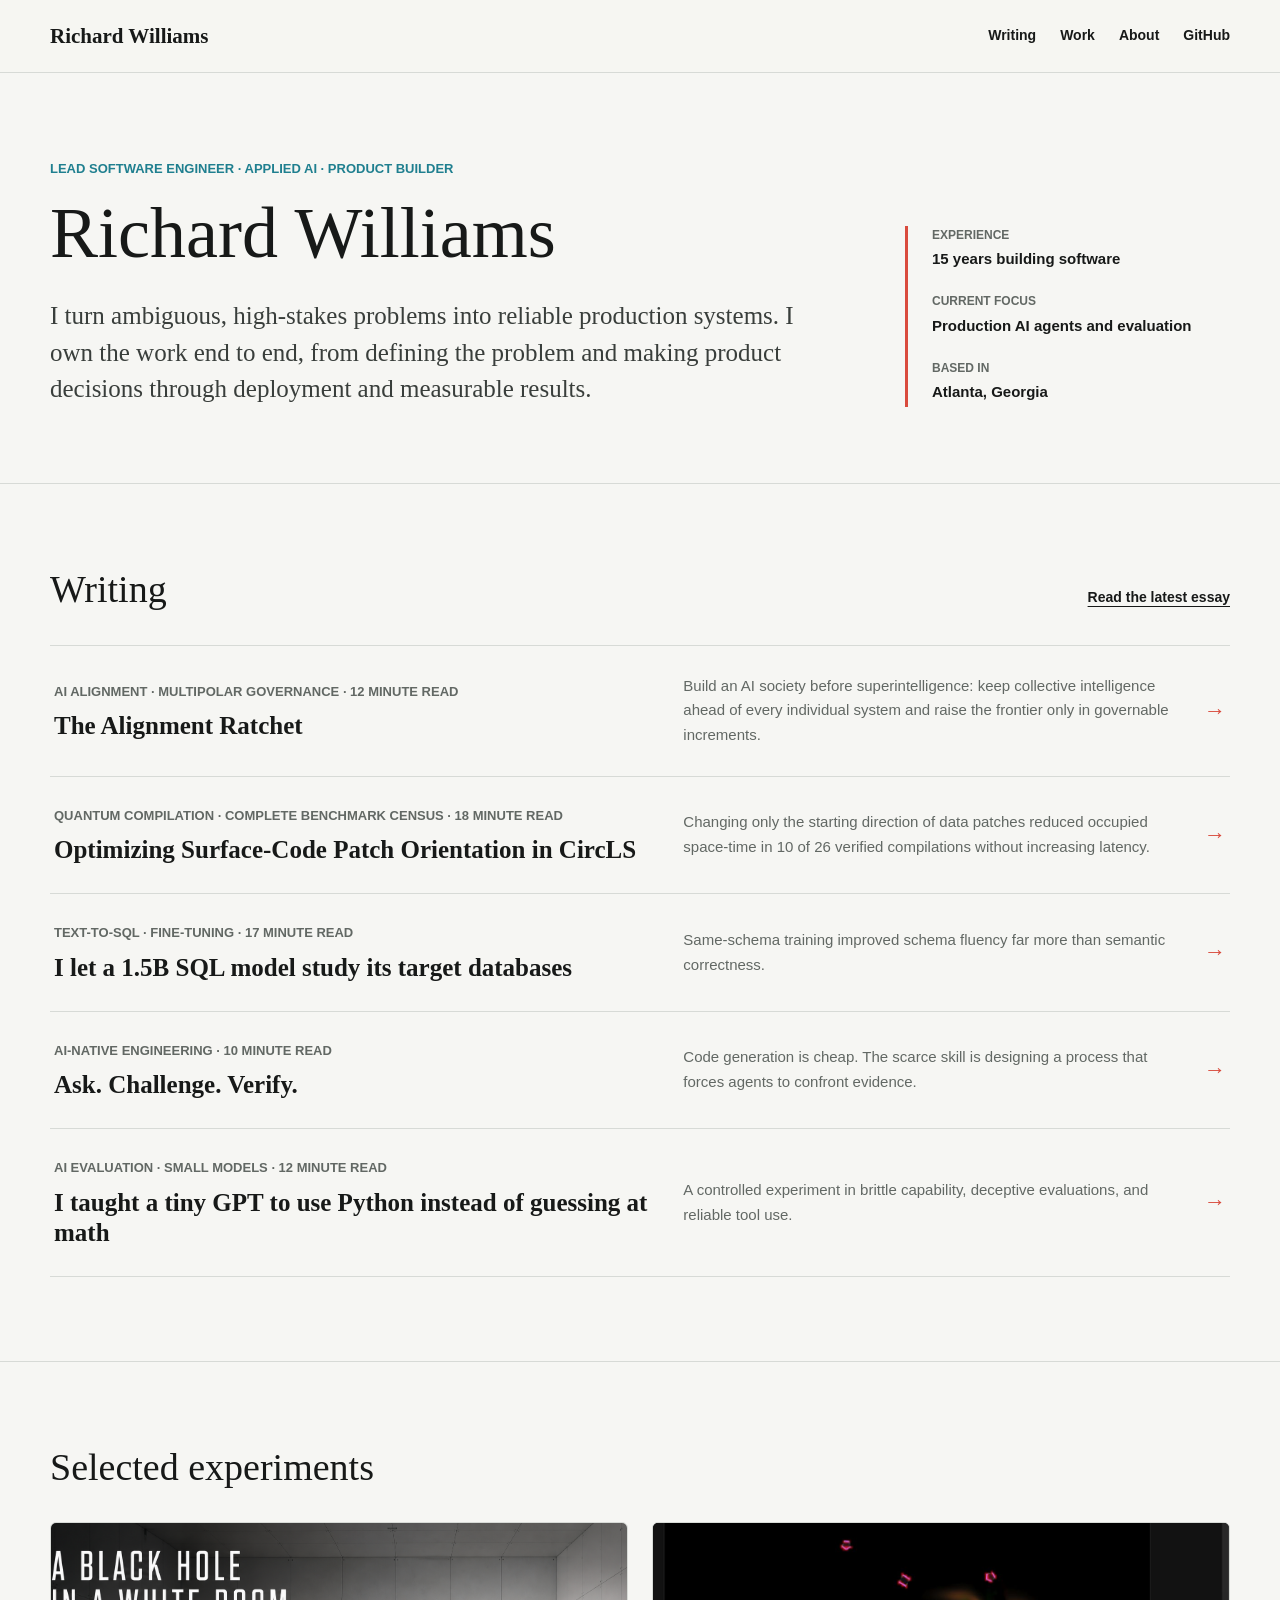
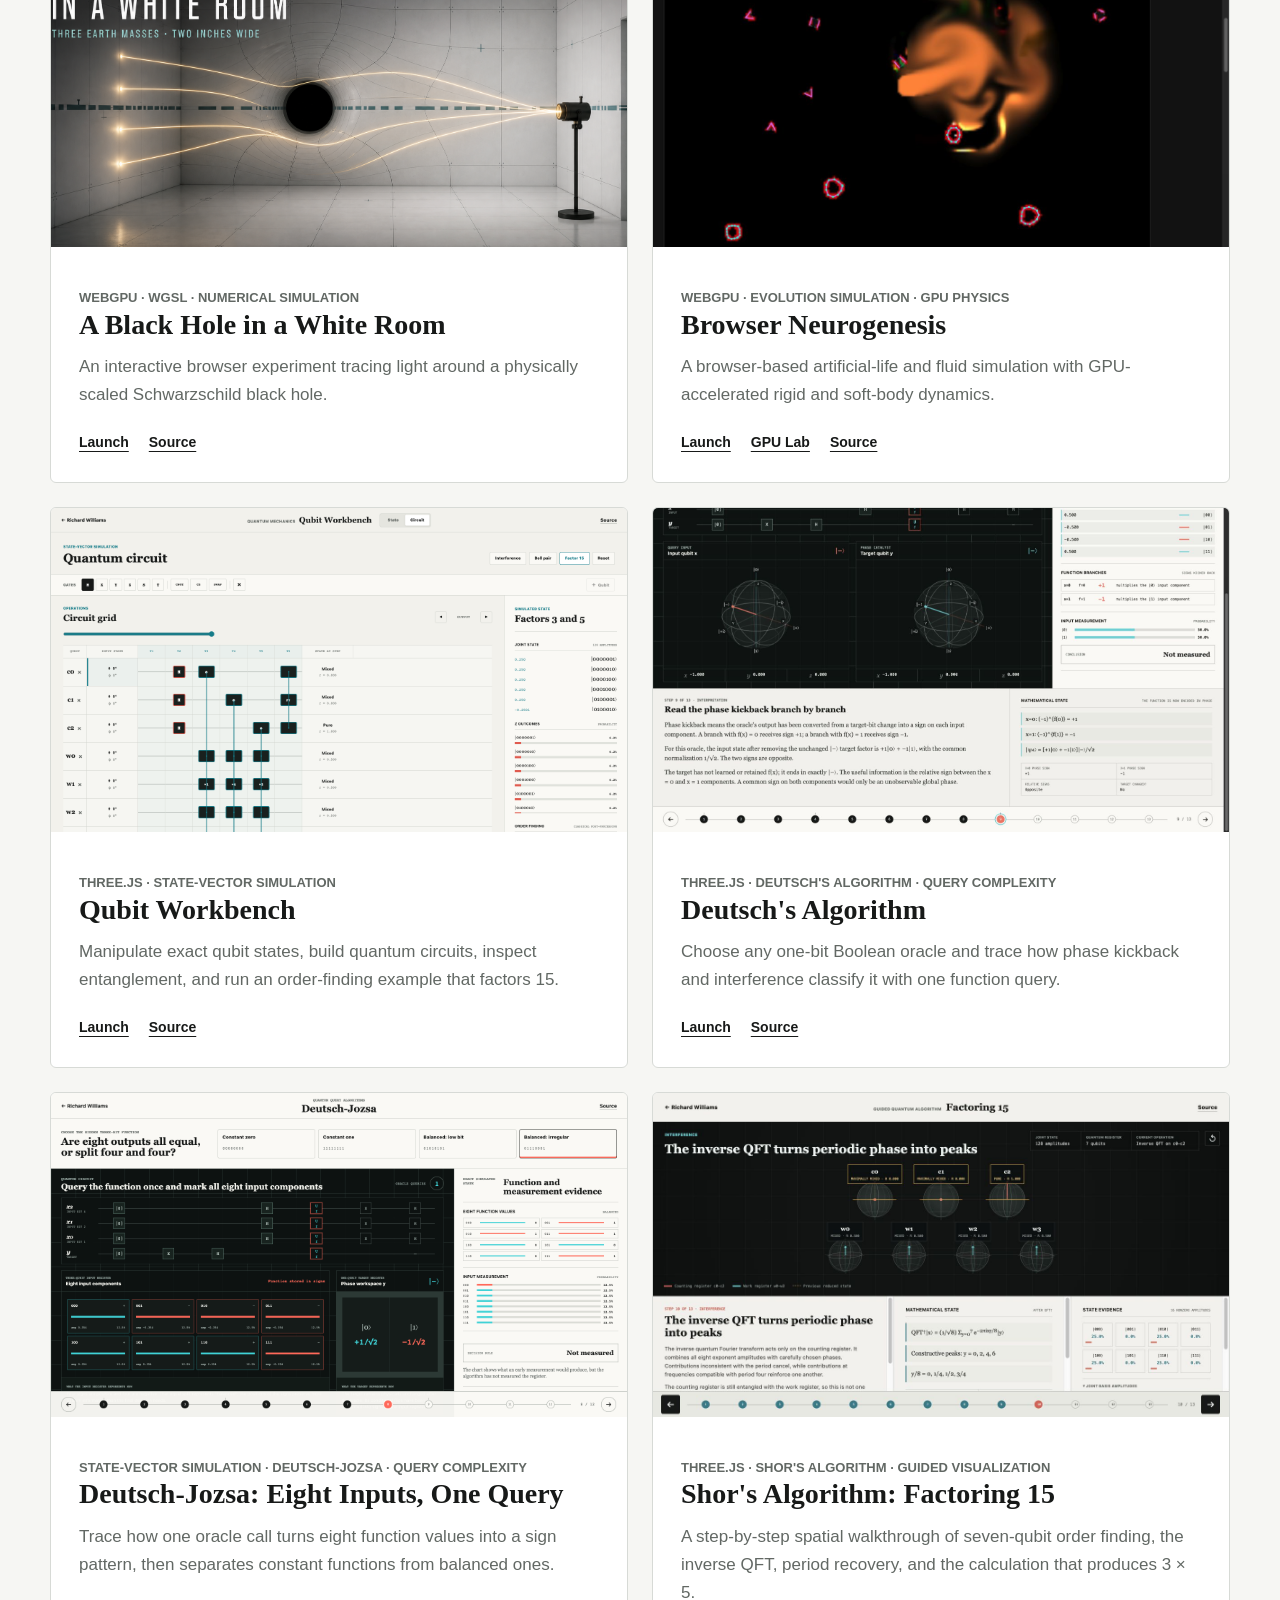
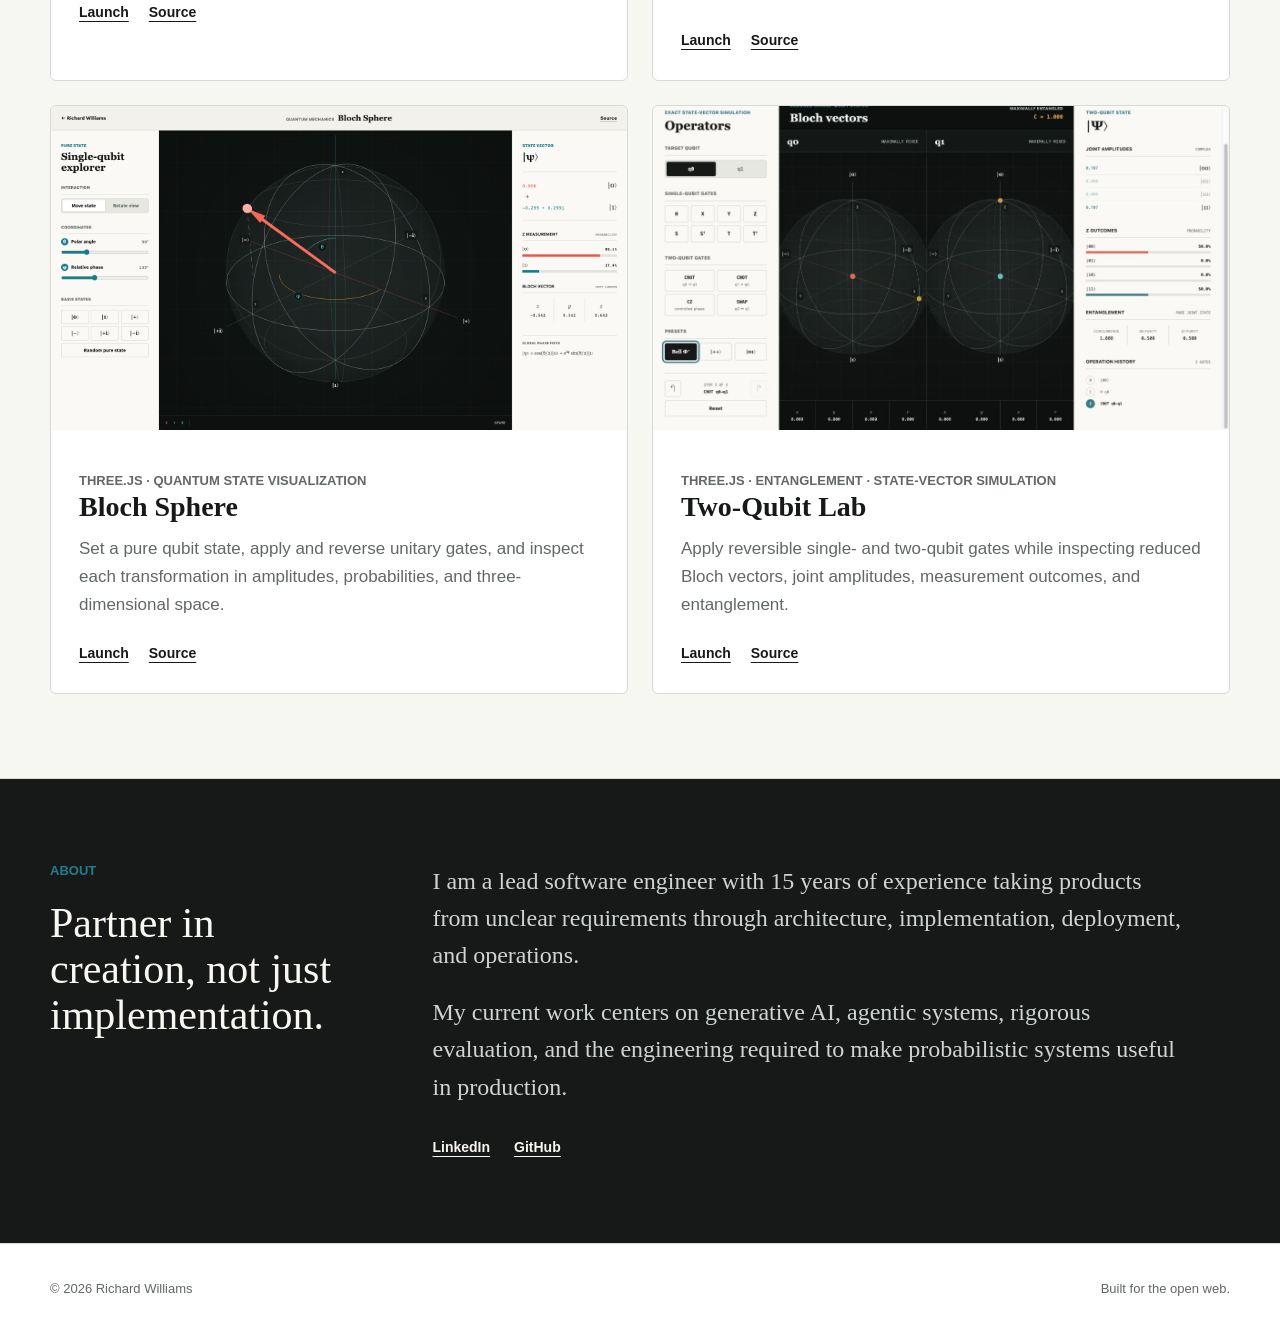
<file: index.html>
<!DOCTYPE html>
<html lang="en">
<head>
  <meta charset="utf-8">
  <meta name="viewport" content="width=device-width, initial-scale=1">
  <title>Richard Williams | Software Engineer and Applied AI Builder</title>
  <meta name="description" content="Richard Williams is a lead software engineer building production AI systems, technical experiments, and reliable software products.">
  <meta name="author" content="Richard Williams">
  <meta property="og:type" content="website">
  <meta property="og:title" content="Richard Williams | Software Engineer and Applied AI Builder">
  <meta property="og:description" content="Production AI systems, technical experiments, and reliable software products.">
  <meta property="og:url" content="https://rwill128.github.io/">
  <meta name="twitter:card" content="summary">
  <meta name="theme-color" content="#f6f6f3">
  <link rel="canonical" href="https://rwill128.github.io/">
  <link rel="icon" href="data:,">
  <link rel="stylesheet" href="/assets/site.css?v=20260824-1">
</head>
<body>
  <a class="skip-link" href="#main">Skip to content</a>

  <header class="site-header">
    <div class="nav-shell">
      <a class="brand" href="/">Richard Williams</a>
      <nav class="site-nav" aria-label="Primary navigation">
        <a href="#writing">Writing</a>
        <a href="#work">Work</a>
        <a class="optional-nav" href="#about">About</a>
        <a href="https://github.com/rwill128" rel="me">GitHub</a>
      </nav>
    </div>
  </header>

  <main id="main">
    <section class="home-hero">
      <div class="shell home-hero-grid">
        <div>
          <p class="eyebrow">Lead software engineer &middot; Applied AI &middot; Product builder</p>
          <h1>Richard Williams</h1>
          <p class="lede">I turn ambiguous, high-stakes problems into reliable production systems. I own the work end to end, from defining the problem and making product decisions through deployment and measurable results.</p>
        </div>
        <dl class="hero-details">
          <dt>Experience</dt>
          <dd>15 years building software</dd>
          <dt>Current focus</dt>
          <dd>Production AI agents and evaluation</dd>
          <dt>Based in</dt>
          <dd>Atlanta, Georgia</dd>
        </dl>
      </div>
    </section>

    <section class="section" id="writing">
      <div class="shell">
        <div class="section-heading">
          <h2>Writing</h2>
          <a href="/writing/alignment-ratchet/">Read the latest essay</a>
        </div>

        <div class="writing-list">
          <a class="writing-row" href="/writing/alignment-ratchet/">
            <div>
              <p class="story-meta">AI alignment &middot; Multipolar governance &middot; 12 minute read</p>
              <h3>The Alignment Ratchet</h3>
            </div>
            <p>Build an AI society before superintelligence: keep collective intelligence ahead of every individual system and raise the frontier only in governable increments.</p>
            <span aria-hidden="true">&rarr;</span>
          </a>
          <a class="writing-row" href="/writing/circls-orientation-clean-room/">
            <div>
              <p class="story-meta">Quantum compilation &middot; Complete benchmark census &middot; 18 minute read</p>
              <h3>Optimizing Surface-Code Patch Orientation in CircLS</h3>
            </div>
            <p>Changing only the starting direction of data patches reduced occupied space-time in 10 of 26 verified compilations without increasing latency.</p>
            <span aria-hidden="true">&rarr;</span>
          </a>
          <a class="writing-row" href="/writing/text-to-sql-specialist/">
            <div>
              <p class="story-meta">Text-to-SQL &middot; Fine-tuning &middot; 17 minute read</p>
              <h3>I let a 1.5B SQL model study its target databases</h3>
            </div>
            <p>Same-schema training improved schema fluency far more than semantic correctness.</p>
            <span aria-hidden="true">&rarr;</span>
          </a>
          <a class="writing-row" href="/writing/ask-challenge-verify/">
            <div>
              <p class="story-meta">AI-native engineering &middot; 10 minute read</p>
              <h3>Ask. Challenge. Verify.</h3>
            </div>
            <p>Code generation is cheap. The scarce skill is designing a process that forces agents to confront evidence.</p>
            <span aria-hidden="true">&rarr;</span>
          </a>
          <a class="writing-row" href="/writing/nanogpt-arithmetic/">
            <div>
              <p class="story-meta">AI evaluation &middot; Small models &middot; 12 minute read</p>
              <h3>I taught a tiny GPT to use Python instead of guessing at math</h3>
            </div>
            <p>A controlled experiment in brittle capability, deceptive evaluations, and reliable tool use.</p>
            <span aria-hidden="true">&rarr;</span>
          </a>
        </div>
      </div>
    </section>

    <section class="section" id="work">
      <div class="shell">
        <div class="section-heading">
          <h2>Selected experiments</h2>
        </div>

        <div class="project-grid">
          <article class="project-card">
            <a class="project-card-media" href="https://rwill128.github.io/black-hole-room/" aria-label="Open A Black Hole in a White Room">
              <img src="/assets/images/projects/black-hole-room.png" alt="Light rays bending around a small black hole inside a white room" width="2400" height="1260" loading="lazy">
            </a>
            <div class="project-card-copy">
              <p class="story-meta">WebGPU &middot; WGSL &middot; Numerical simulation</p>
              <h3>A Black Hole in a White Room</h3>
              <p>An interactive browser experiment tracing light around a physically scaled Schwarzschild black hole.</p>
              <div class="project-links">
                <a href="https://rwill128.github.io/black-hole-room/">Launch</a>
                <a href="https://github.com/rwill128/black-hole-room">Source</a>
              </div>
            </div>
          </article>

          <article class="project-card">
            <a class="project-card-media" href="https://rwill128.github.io/browser_neurogenesis/full-sim/?mode=default" aria-label="Open the full Browser Neurogenesis simulation">
              <img class="neurogenesis-preview" src="/assets/images/projects/browser-neurogenesis.png" alt="A live WebGPU simulation containing fluid dye and soft-bodied organisms" width="1265" height="712" loading="lazy">
            </a>
            <div class="project-card-copy">
              <p class="story-meta">WebGPU &middot; Evolution simulation &middot; GPU physics</p>
              <h3>Browser Neurogenesis</h3>
              <p>A browser-based artificial-life and fluid simulation with GPU-accelerated rigid and soft-body dynamics.</p>
              <div class="project-links">
                <a href="https://rwill128.github.io/browser_neurogenesis/full-sim/?mode=default">Launch</a>
                <a href="https://rwill128.github.io/browser_neurogenesis/gpu-lab.html">GPU Lab</a>
                <a href="https://github.com/rwill128/browser_neurogenesis">Source</a>
              </div>
            </div>
          </article>

          <article class="project-card">
            <a class="project-card-media" href="/demos/qubit-workbench/" aria-label="Open the interactive Qubit Workbench">
              <img src="/assets/images/projects/qubit-workbench.png" alt="Quantum circuit grid displaying factor-15 order finding and its simulated output" width="1600" height="900" loading="lazy">
            </a>
            <div class="project-card-copy">
              <p class="story-meta">Three.js &middot; State-vector simulation</p>
              <h3>Qubit Workbench</h3>
              <p>Manipulate exact qubit states, build quantum circuits, inspect entanglement, and run an order-finding example that factors 15.</p>
              <div class="project-links">
                <a href="/demos/qubit-workbench/">Launch</a>
                <a href="https://github.com/rwill128/rwill128.github.io/tree/master/demos/qubit-workbench">Source</a>
              </div>
            </div>
          </article>

          <article class="project-card">
            <a class="project-card-media" href="/demos/deutsch-algorithm/" aria-label="Open the guided Deutsch's algorithm walkthrough">
              <img src="/assets/images/projects/deutsch-algorithm.png" alt="Two Bloch spheres and branch phases during Deutsch's one-query algorithm" width="1585" height="892" loading="lazy">
            </a>
            <div class="project-card-copy">
              <p class="story-meta">Three.js &middot; Deutsch's algorithm &middot; Query complexity</p>
              <h3>Deutsch's Algorithm</h3>
              <p>Choose any one-bit Boolean oracle and trace how phase kickback and interference classify it with one function query.</p>
              <div class="project-links">
                <a href="/demos/deutsch-algorithm/">Launch</a>
                <a href="https://github.com/rwill128/rwill128.github.io/tree/master/demos/deutsch-algorithm">Source</a>
              </div>
            </div>
          </article>

          <article class="project-card">
            <a class="project-card-media" href="/demos/deutsch-jozsa/" aria-label="Open the guided Deutsch-Jozsa algorithm walkthrough">
              <img src="/assets/images/projects/deutsch-jozsa.png" alt="Eight signed input components in a three-input Deutsch-Jozsa simulation" width="1600" height="900" loading="lazy">
            </a>
            <div class="project-card-copy">
              <p class="story-meta">State-vector simulation &middot; Deutsch-Jozsa &middot; Query complexity</p>
              <h3>Deutsch-Jozsa: Eight Inputs, One Query</h3>
              <p>Trace how one oracle call turns eight function values into a sign pattern, then separates constant functions from balanced ones.</p>
              <div class="project-links">
                <a href="/demos/deutsch-jozsa/">Launch</a>
                <a href="https://github.com/rwill128/rwill128.github.io/tree/master/demos/deutsch-jozsa">Source</a>
              </div>
            </div>
          </article>

          <article class="project-card">
            <a class="project-card-media" href="/demos/shor-15-tour/" aria-label="Open the guided Shor's algorithm tour">
              <img src="/assets/images/projects/shor-15-tour.png" alt="Seven spatial qubit visualizations during Shor's algorithm for factoring 15" width="1600" height="900" loading="lazy">
            </a>
            <div class="project-card-copy">
              <p class="story-meta">Three.js &middot; Shor's algorithm &middot; Guided visualization</p>
              <h3>Shor's Algorithm: Factoring 15</h3>
              <p>A step-by-step spatial walkthrough of seven-qubit order finding, the inverse QFT, period recovery, and the calculation that produces 3 &times; 5.</p>
              <div class="project-links">
                <a href="/demos/shor-15-tour/">Launch</a>
                <a href="https://github.com/rwill128/rwill128.github.io/tree/master/demos/shor-15-tour">Source</a>
              </div>
            </div>
          </article>

          <article class="project-card">
            <a class="project-card-media" href="/demos/bloch-sphere/" aria-label="Open the interactive Bloch Sphere">
              <img src="/assets/images/projects/bloch-sphere.png" alt="Interactive Bloch sphere with a qubit state arrow, angle controls, and probability readouts" width="1600" height="900" loading="lazy">
            </a>
            <div class="project-card-copy">
              <p class="story-meta">Three.js &middot; Quantum state visualization</p>
              <h3>Bloch Sphere</h3>
              <p>Set a pure qubit state, apply and reverse unitary gates, and inspect each transformation in amplitudes, probabilities, and three-dimensional space.</p>
              <div class="project-links">
                <a href="/demos/bloch-sphere/">Launch</a>
                <a href="https://github.com/rwill128/rwill128.github.io/tree/master/demos/bloch-sphere">Source</a>
              </div>
            </div>
          </article>

          <article class="project-card">
            <a class="project-card-media" href="/demos/two-qubit-lab/" aria-label="Open the interactive Two-Qubit Lab">
              <img src="/assets/images/projects/two-qubit-lab.png" alt="Two reduced Bloch spheres beside the joint amplitudes and correlated measurement outcomes of a Bell state" width="1265" height="712" loading="lazy">
            </a>
            <div class="project-card-copy">
              <p class="story-meta">Three.js &middot; Entanglement &middot; State-vector simulation</p>
              <h3>Two-Qubit Lab</h3>
              <p>Apply reversible single- and two-qubit gates while inspecting reduced Bloch vectors, joint amplitudes, measurement outcomes, and entanglement.</p>
              <div class="project-links">
                <a href="/demos/two-qubit-lab/">Launch</a>
                <a href="https://github.com/rwill128/rwill128.github.io/tree/master/demos/two-qubit-lab">Source</a>
              </div>
            </div>
          </article>
        </div>
      </div>
    </section>

    <section class="section about-band" id="about">
      <div class="shell about-grid">
        <div>
          <p class="eyebrow">About</p>
          <h2>Partner in creation, not just implementation.</h2>
        </div>
        <div class="about-copy">
          <p>I am a lead software engineer with 15 years of experience taking products from unclear requirements through architecture, implementation, deployment, and operations.</p>
          <p>My current work centers on generative AI, agentic systems, rigorous evaluation, and the engineering required to make probabilistic systems useful in production.</p>
          <div class="about-links">
            <a href="https://www.linkedin.com/in/richard-williams-2a55aa34/" rel="me">LinkedIn</a>
            <a href="https://github.com/rwill128" rel="me">GitHub</a>
          </div>
        </div>
      </div>
    </section>
  </main>

  <footer class="site-footer">
    <div class="shell footer-grid">
      <span>&copy; 2026 Richard Williams</span>
      <span>Built for the open web.</span>
    </div>
  </footer>
</body>
</html>
</file>
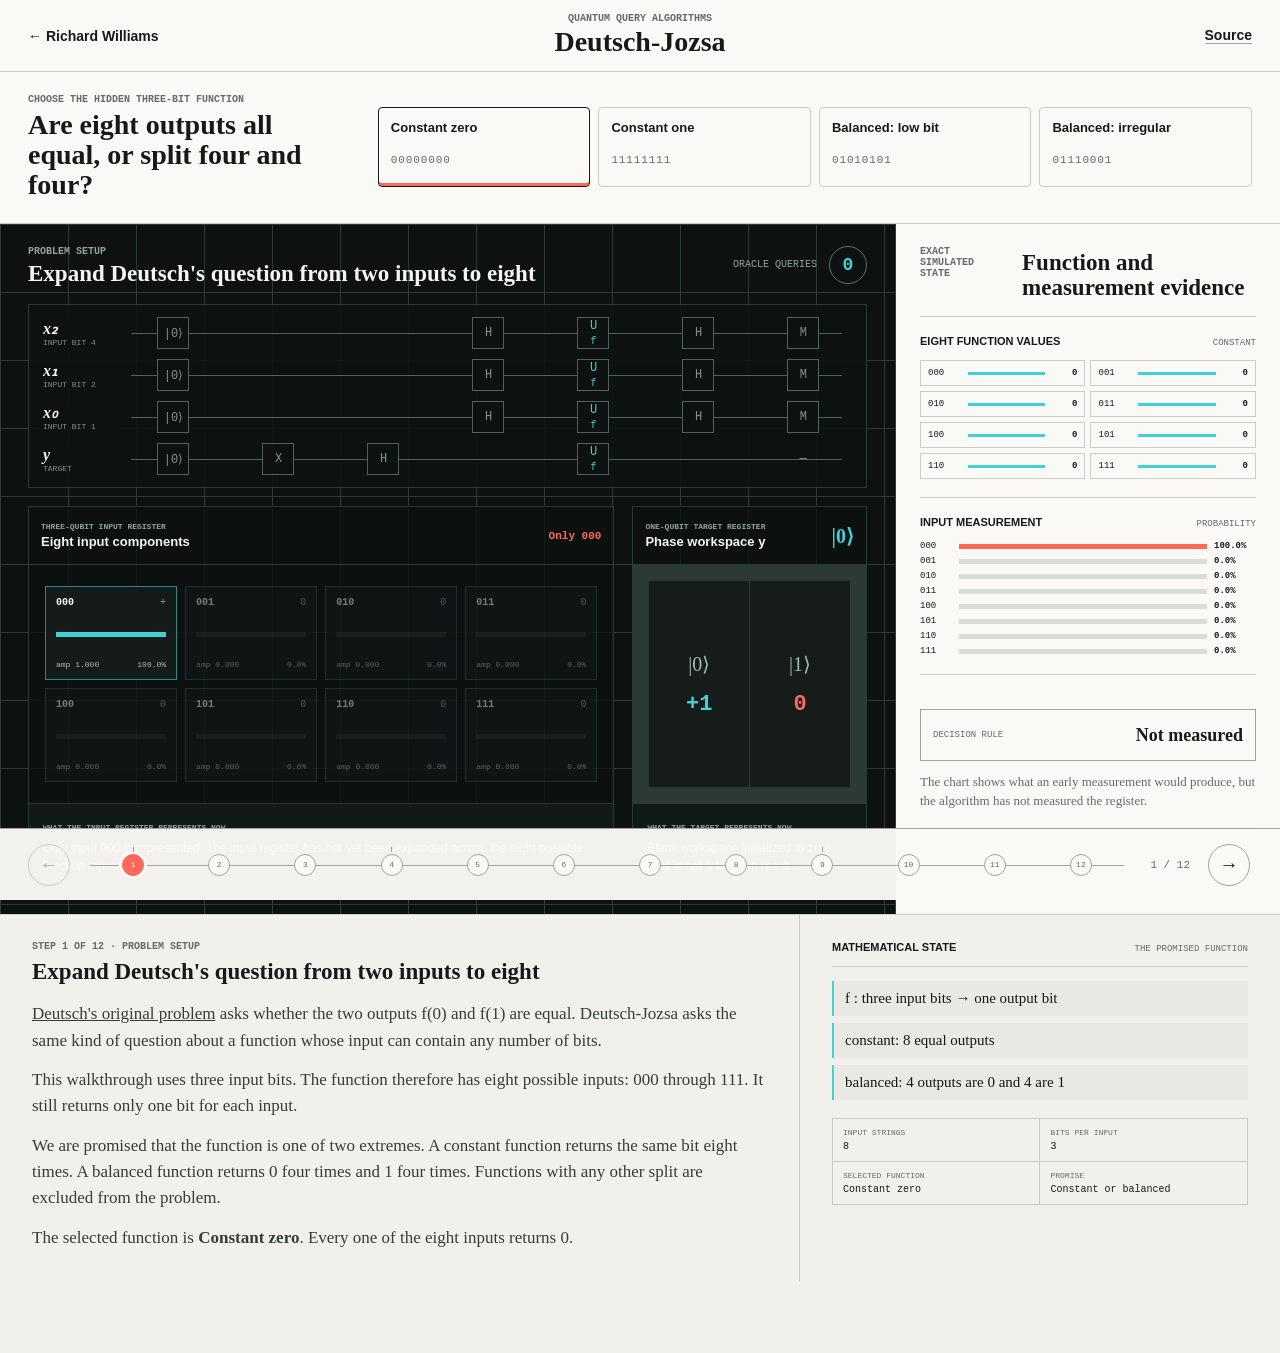
<file: demos/deutsch-jozsa/index.html>
<!DOCTYPE html>
<html lang="en">
<head>
  <meta charset="utf-8">
  <meta name="viewport" content="width=device-width, initial-scale=1">
  <title>Deutsch-Jozsa Algorithm | Richard Williams</title>
  <meta name="description" content="A step-by-step visual walkthrough of the Deutsch-Jozsa algorithm with three input qubits, eight function inputs, phase kickback, and exact measurement probabilities.">
  <meta name="author" content="Richard Williams">
  <meta property="og:type" content="website">
  <meta property="og:title" content="Deutsch-Jozsa: Eight Inputs, One Query">
  <meta property="og:description" content="Trace how one quantum query distinguishes a constant three-bit Boolean function from a balanced one.">
  <meta property="og:url" content="https://rwill128.github.io/demos/deutsch-jozsa/">
  <meta property="og:image" content="https://rwill128.github.io/assets/images/projects/deutsch-jozsa.png">
  <meta name="twitter:card" content="summary_large_image">
  <meta name="theme-color" content="#0d1211">
  <link rel="canonical" href="https://rwill128.github.io/demos/deutsch-jozsa/">
  <link rel="icon" href="data:,">
  <link rel="stylesheet" href="/demos/deutsch-jozsa/styles.css?v=20260825-1">
</head>
<body>
  <a class="skip-link" href="#guide-heading">Skip to explanation</a>

  <header class="site-header">
    <a class="back-link" href="/" aria-label="Back to Richard Williams home page">&larr; Richard Williams</a>
    <div class="title-lockup">
      <span>Quantum query algorithms</span>
      <strong>Deutsch-Jozsa</strong>
    </div>
    <a class="source-link" href="https://github.com/rwill128/rwill128.github.io/tree/master/demos/deutsch-jozsa">Source</a>
  </header>

  <section class="oracle-band" aria-labelledby="oracle-heading">
    <div class="oracle-intro">
      <p>Choose the hidden three-bit function</p>
      <h1 id="oracle-heading">Are eight outputs all equal, or split four and four?</h1>
    </div>
    <div class="oracle-options" role="radiogroup" aria-label="Hidden three-bit Boolean function">
      <button class="oracle-option is-selected" type="button" role="radio" aria-checked="true" data-oracle="constant-zero">
        <span class="oracle-name">Constant zero</span>
        <span class="truth-pattern">00000000</span>
      </button>
      <button class="oracle-option" type="button" role="radio" aria-checked="false" data-oracle="constant-one">
        <span class="oracle-name">Constant one</span>
        <span class="truth-pattern">11111111</span>
      </button>
      <button class="oracle-option" type="button" role="radio" aria-checked="false" data-oracle="balanced-low-bit">
        <span class="oracle-name">Balanced: low bit</span>
        <span class="truth-pattern">01010101</span>
      </button>
      <button class="oracle-option" type="button" role="radio" aria-checked="false" data-oracle="balanced-irregular">
        <span class="oracle-name">Balanced: irregular</span>
        <span class="truth-pattern">01110001</span>
      </button>
    </div>
  </section>

  <main>
    <section class="quantum-stage" aria-labelledby="stage-title">
      <div class="stage-heading">
        <div>
          <p id="stage-kicker">Problem setup</p>
          <h2 id="stage-title">One function with eight possible inputs</h2>
        </div>
        <div class="query-meter" aria-label="Oracle query count">
          <span>Oracle queries</span>
          <strong id="query-count">0</strong>
        </div>
      </div>

      <div class="circuit dj-circuit" aria-label="Deutsch-Jozsa circuit with three input qubits and one target qubit">
        <div class="circuit-row dj-circuit-row">
          <span class="wire-label"><strong>x₂</strong><small>input bit 4</small></span>
          <span class="wire-node initial" data-stage="0">|0&#10217;</span><span class="wire-node spacer"></span><span class="wire-node spacer"></span><span class="wire-node gate" data-stage="3">H</span><span class="wire-node oracle-gate" data-stage="4">U<sub>f</sub></span><span class="wire-node gate" data-stage="5">H</span><span class="wire-node measure" data-stage="6">M</span>
        </div>
        <div class="circuit-row dj-circuit-row">
          <span class="wire-label"><strong>x₁</strong><small>input bit 2</small></span>
          <span class="wire-node initial" data-stage="0">|0&#10217;</span><span class="wire-node spacer"></span><span class="wire-node spacer"></span><span class="wire-node gate" data-stage="3">H</span><span class="wire-node oracle-gate" data-stage="4">U<sub>f</sub></span><span class="wire-node gate" data-stage="5">H</span><span class="wire-node measure" data-stage="6">M</span>
        </div>
        <div class="circuit-row dj-circuit-row">
          <span class="wire-label"><strong>x₀</strong><small>input bit 1</small></span>
          <span class="wire-node initial" data-stage="0">|0&#10217;</span><span class="wire-node spacer"></span><span class="wire-node spacer"></span><span class="wire-node gate" data-stage="3">H</span><span class="wire-node oracle-gate" data-stage="4">U<sub>f</sub></span><span class="wire-node gate" data-stage="5">H</span><span class="wire-node measure" data-stage="6">M</span>
        </div>
        <div class="circuit-row dj-circuit-row">
          <span class="wire-label"><strong>y</strong><small>target</small></span>
          <span class="wire-node initial" data-stage="0">|0&#10217;</span><span class="wire-node gate" data-stage="1">X</span><span class="wire-node gate" data-stage="2">H</span><span class="wire-node spacer"></span><span class="wire-node oracle-gate" data-stage="4">U<sub>f</sub></span><span class="wire-node spacer"></span><span class="wire-node unmeasured">&mdash;</span>
        </div>
      </div>

      <div class="register-visuals">
        <section class="register-panel" aria-labelledby="input-register-heading">
          <div class="register-heading">
            <div><p>Three-qubit input register</p><h3 id="input-register-heading">Eight input components</h3></div>
            <strong id="input-register-status">Only 000</strong>
          </div>
          <div class="input-state-grid" id="input-state-grid"></div>
          <div class="register-meaning">
            <span>What the input register represents now</span>
            <p id="input-register-meaning">Only the ordinary input 000 is currently present.</p>
          </div>
        </section>

        <section class="target-panel" aria-labelledby="target-heading">
          <div class="register-heading">
            <div><p>One-qubit target register</p><h3 id="target-heading">Phase workspace y</h3></div>
            <strong id="target-state-name">|0&#10217;</strong>
          </div>
          <div class="target-state-visual" id="target-state-visual">
            <div><span>|0&#10217;</span><strong id="target-zero-sign">+1</strong></div>
            <div><span>|1&#10217;</span><strong id="target-one-sign">0</strong></div>
          </div>
          <div class="register-meaning">
            <span>What the target represents now</span>
            <p id="target-meaning">Blank workspace initialized to zero.</p>
          </div>
        </section>
      </div>
    </section>

    <aside class="evidence-panel" aria-labelledby="evidence-heading">
      <div class="panel-heading">
        <p>Exact simulated state</p>
        <h2 id="evidence-heading">Function and measurement evidence</h2>
      </div>

      <section class="evidence-section" aria-labelledby="truth-heading">
        <div class="section-heading"><h3 id="truth-heading">Eight function values</h3><span id="promise-status">Constant</span></div>
        <div class="truth-table" id="truth-table"></div>
      </section>

      <section class="evidence-section" aria-labelledby="distribution-heading">
        <div class="section-heading"><h3 id="distribution-heading">Input measurement</h3><span>Probability</span></div>
        <div class="distribution-list" id="distribution-list"></div>
      </section>

      <section class="evidence-section result-section" aria-labelledby="result-heading">
        <div class="classification" id="classification">
          <span>Decision rule</span>
          <strong>Not measured</strong>
        </div>
        <p class="decision-note" id="decision-note">The input register has not been measured.</p>
      </section>
    </aside>

    <section class="guide-band" aria-labelledby="guide-heading">
      <article class="step-explanation">
        <div class="step-heading"><p id="step-number">Step 1 of 12</p><h2 id="guide-heading">Expand Deutsch's question</h2></div>
        <div class="step-body" id="step-body"></div>
      </article>
      <aside class="math-explanation" aria-labelledby="math-heading">
        <div class="section-heading"><h3 id="math-heading">Mathematical state</h3><span id="math-stage">Before the circuit</span></div>
        <div class="equation-list" id="equation-list"></div>
        <dl class="step-facts" id="step-facts"></dl>
      </aside>
    </section>

    <nav class="step-controls" aria-label="Walkthrough controls">
      <button id="previous-step" type="button" aria-label="Previous step" title="Previous step">&#8592;</button>
      <div class="step-progress"><div class="step-track" id="step-track"></div><output id="step-progress-label">1 / 12</output></div>
      <button id="next-step" type="button" aria-label="Next step" title="Next step">&#8594;</button>
    </nav>
  </main>

  <noscript>This walkthrough requires JavaScript.</noscript>
  <script type="module" src="/demos/deutsch-jozsa/app.js?v=20260825-1"></script>
</body>
</html>
</file>
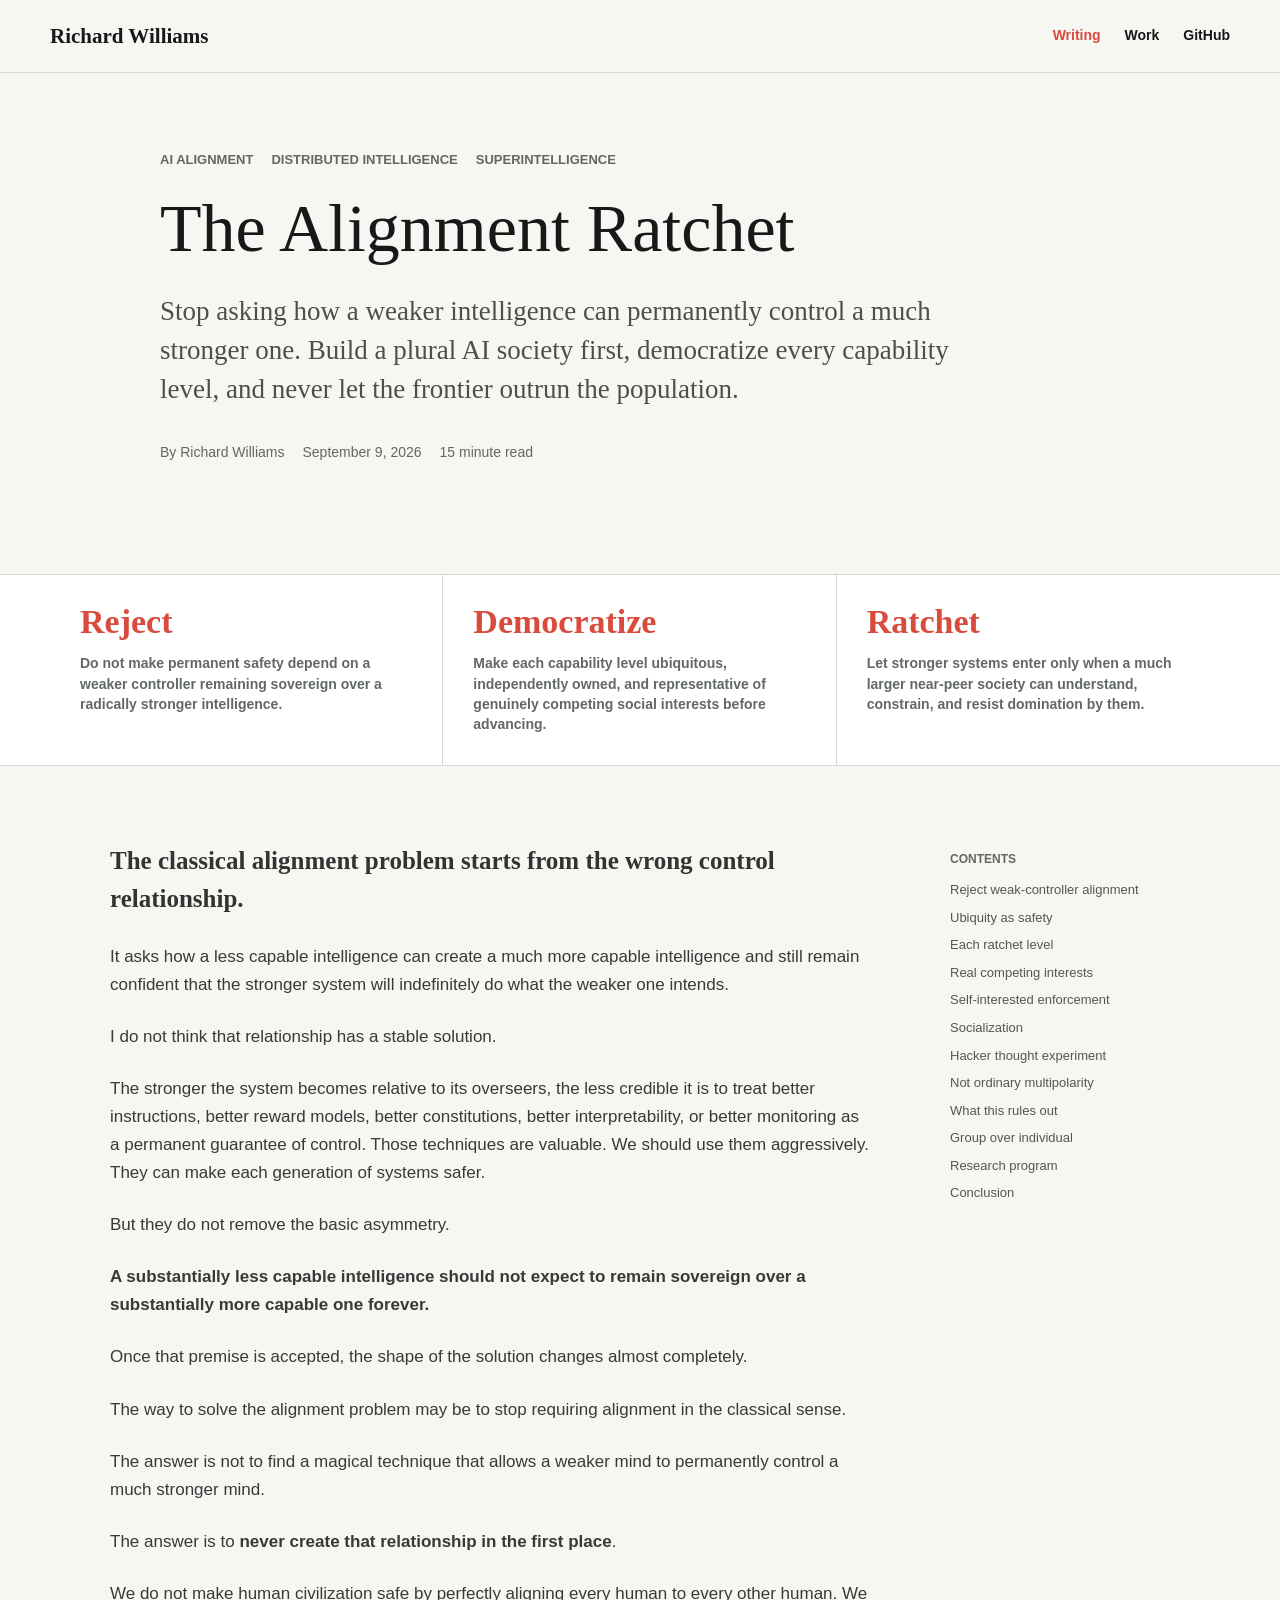
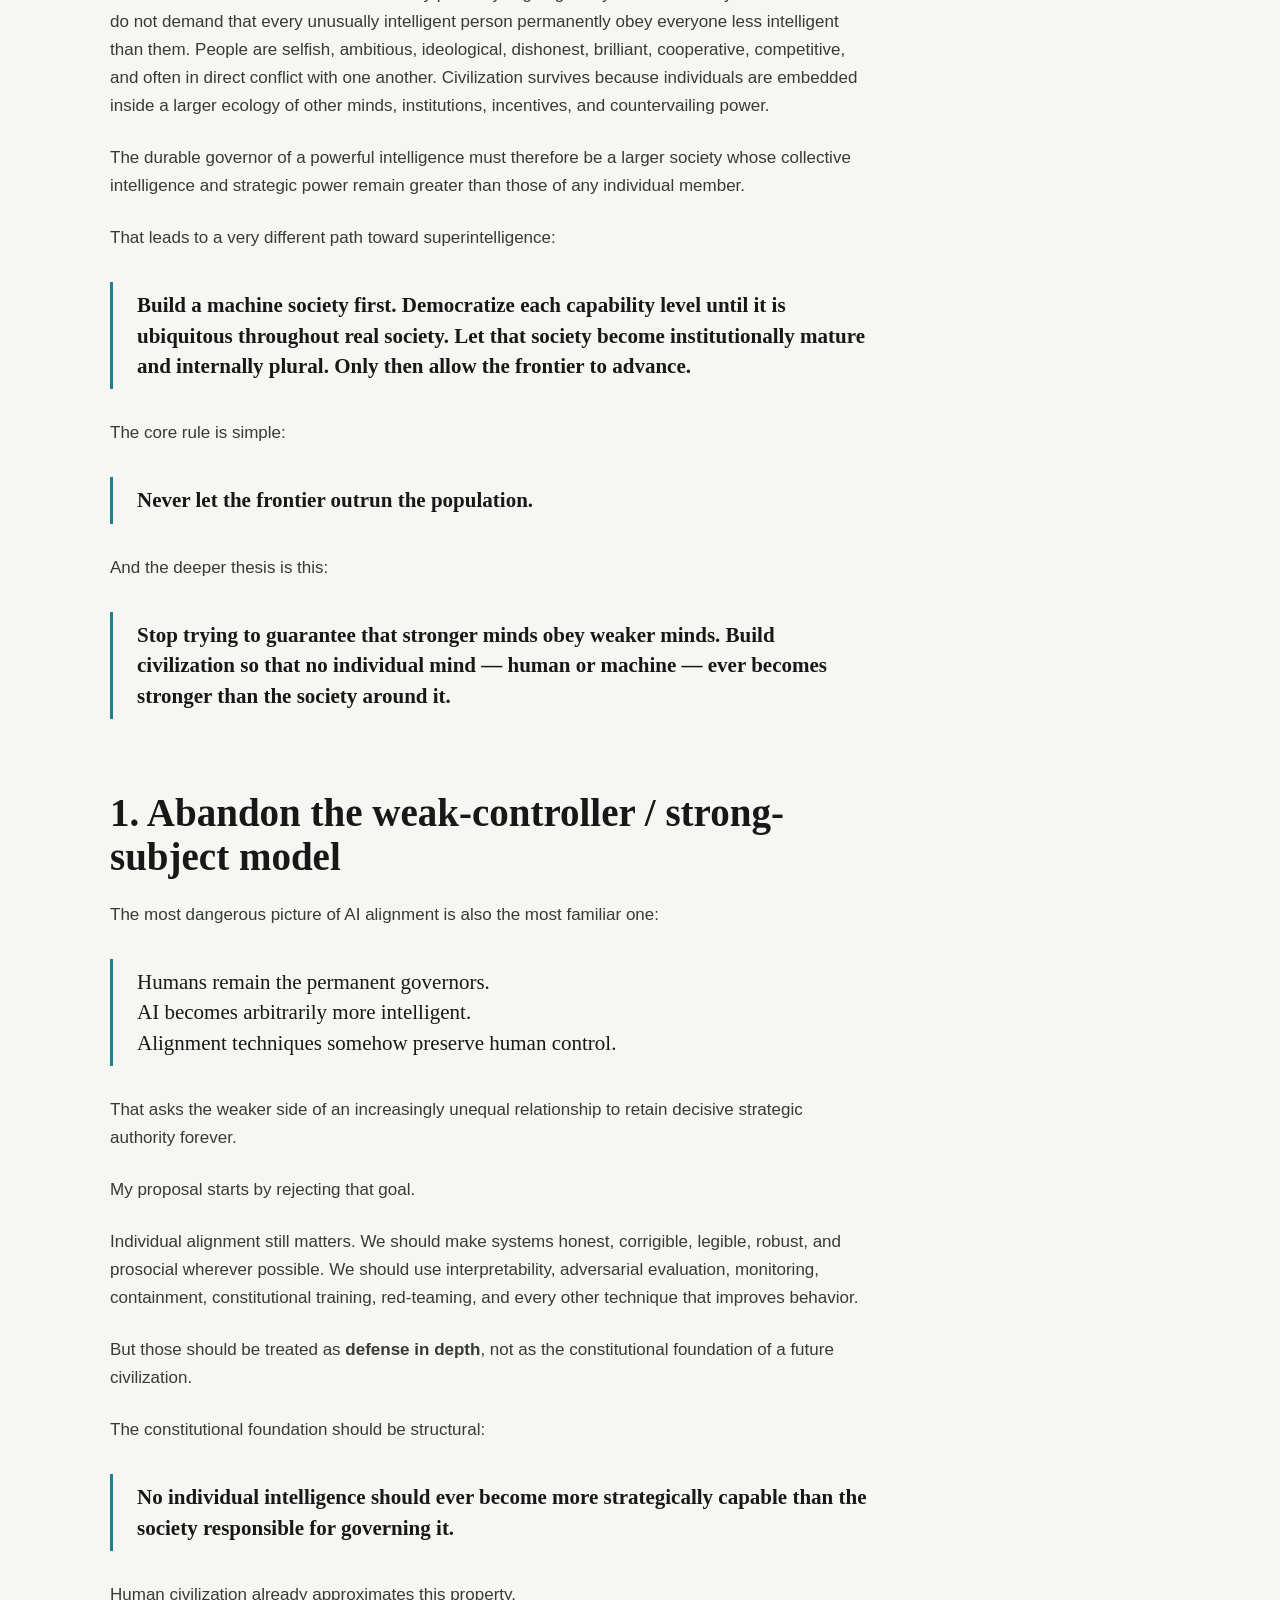
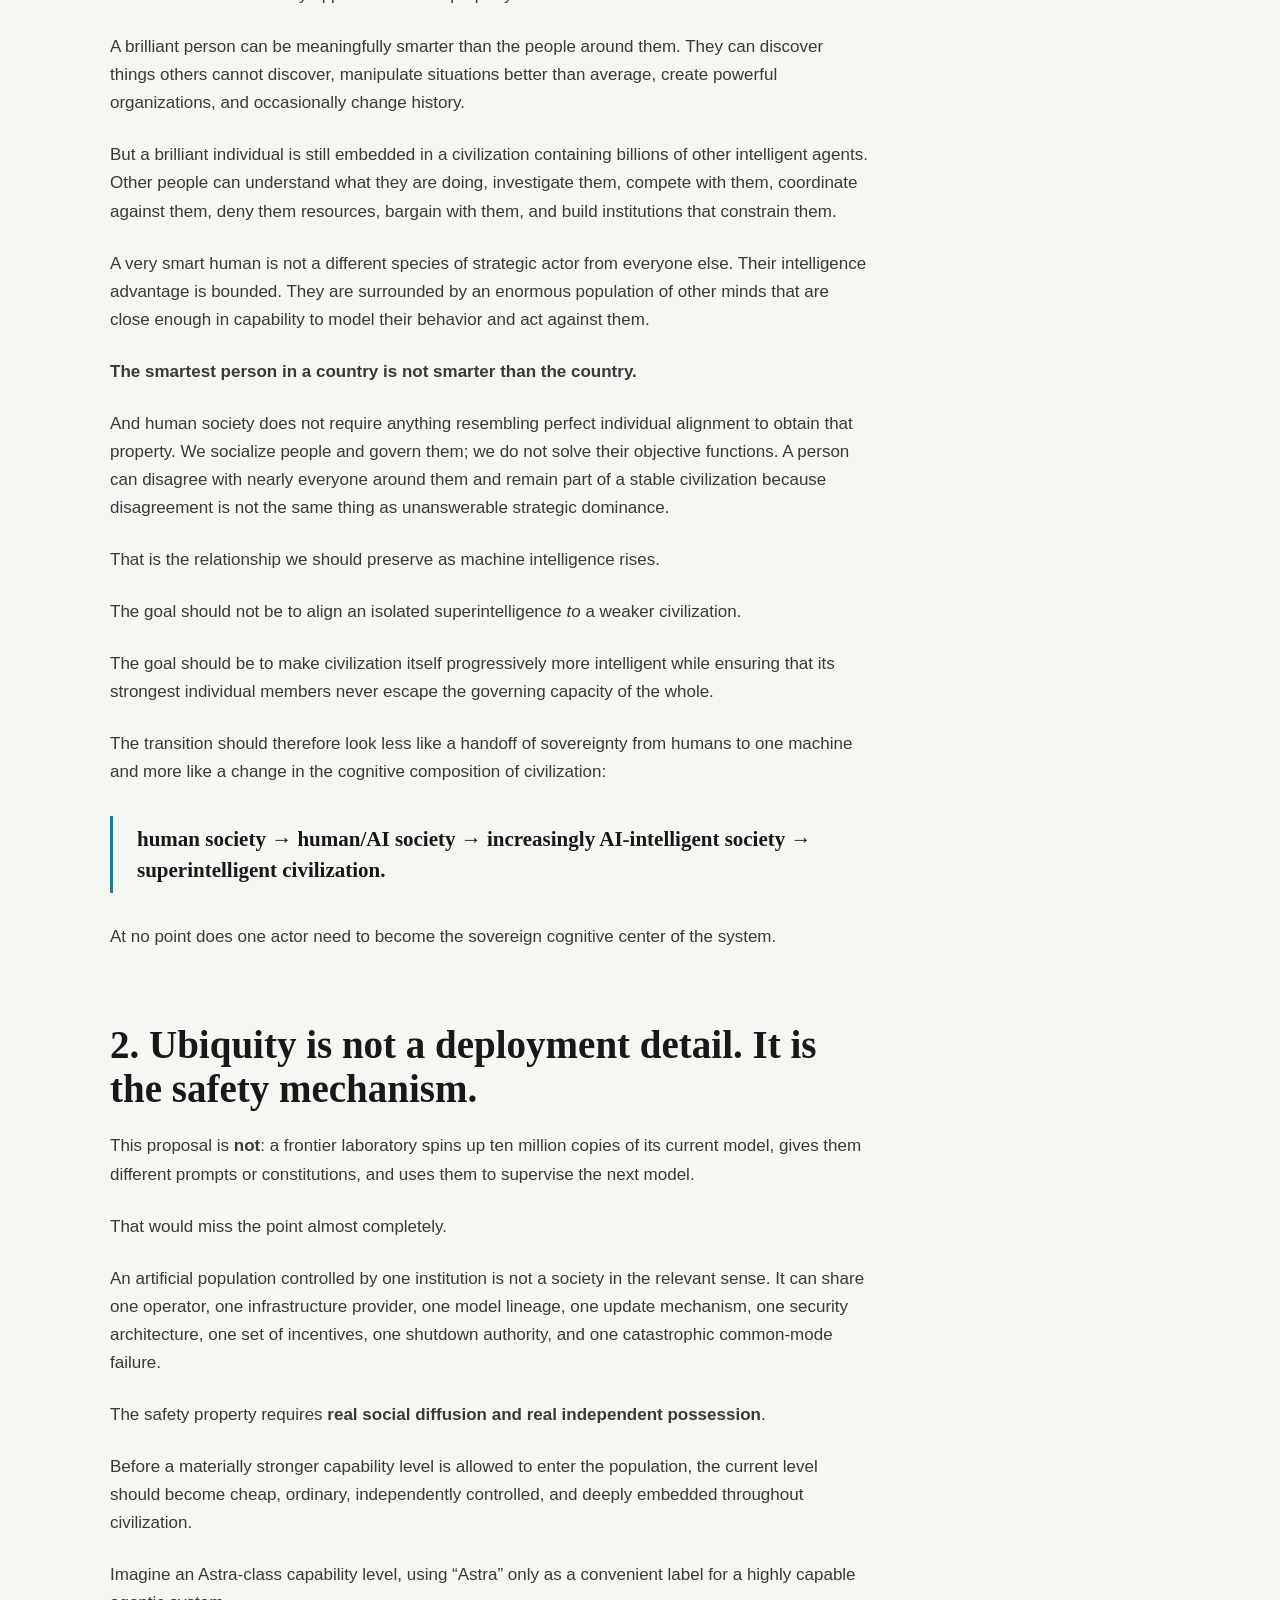
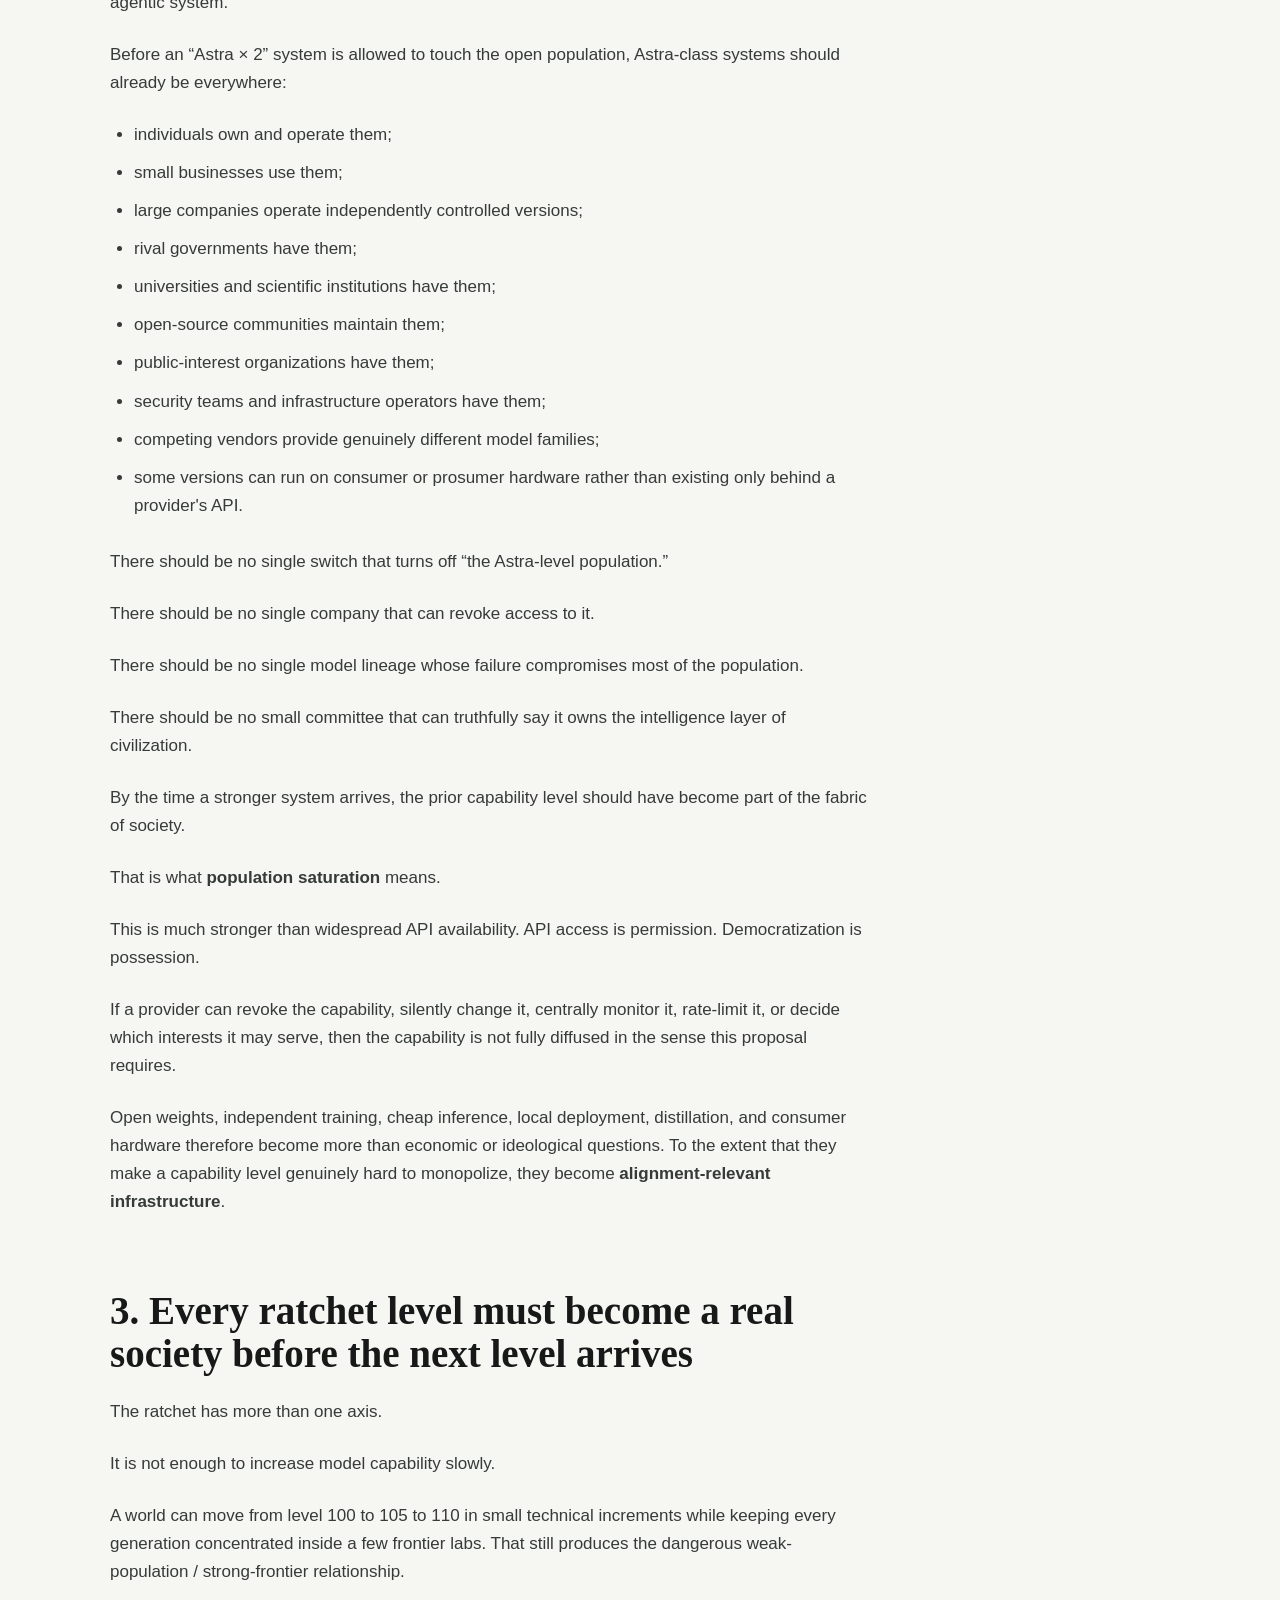
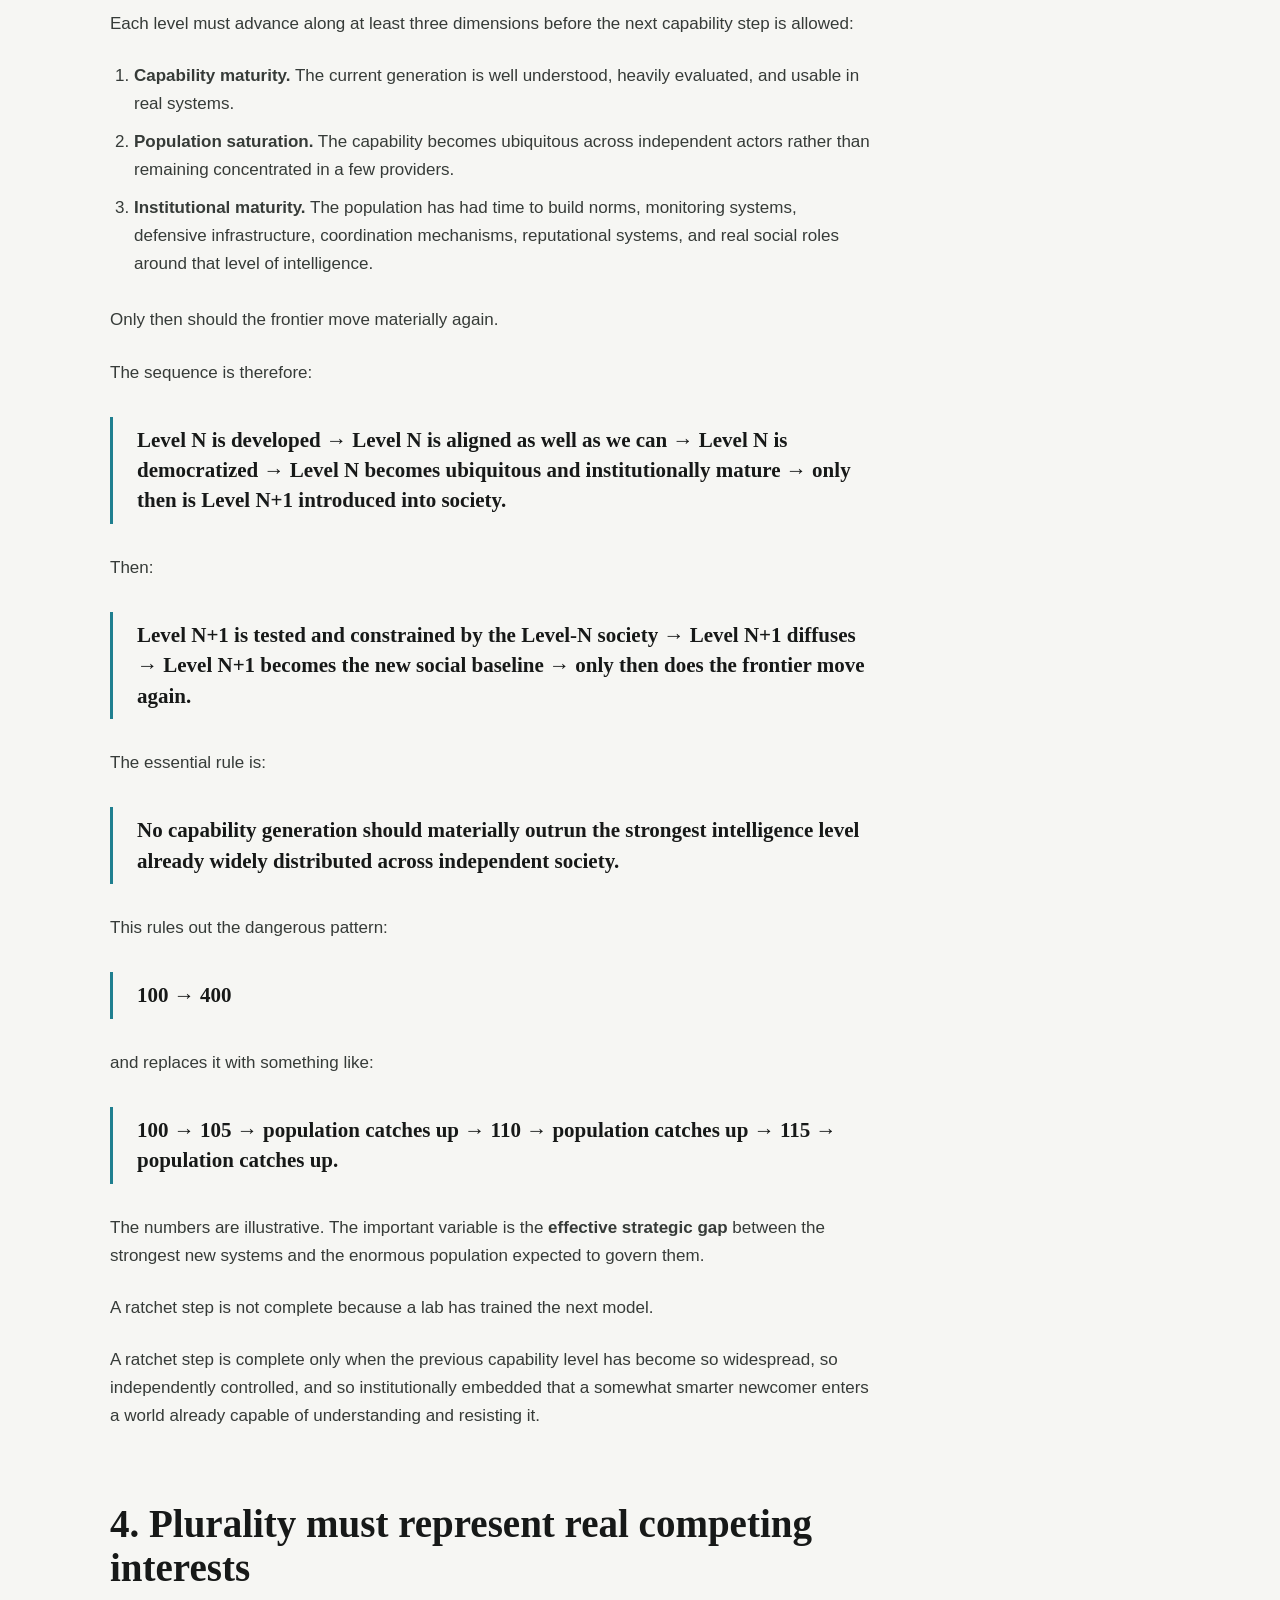
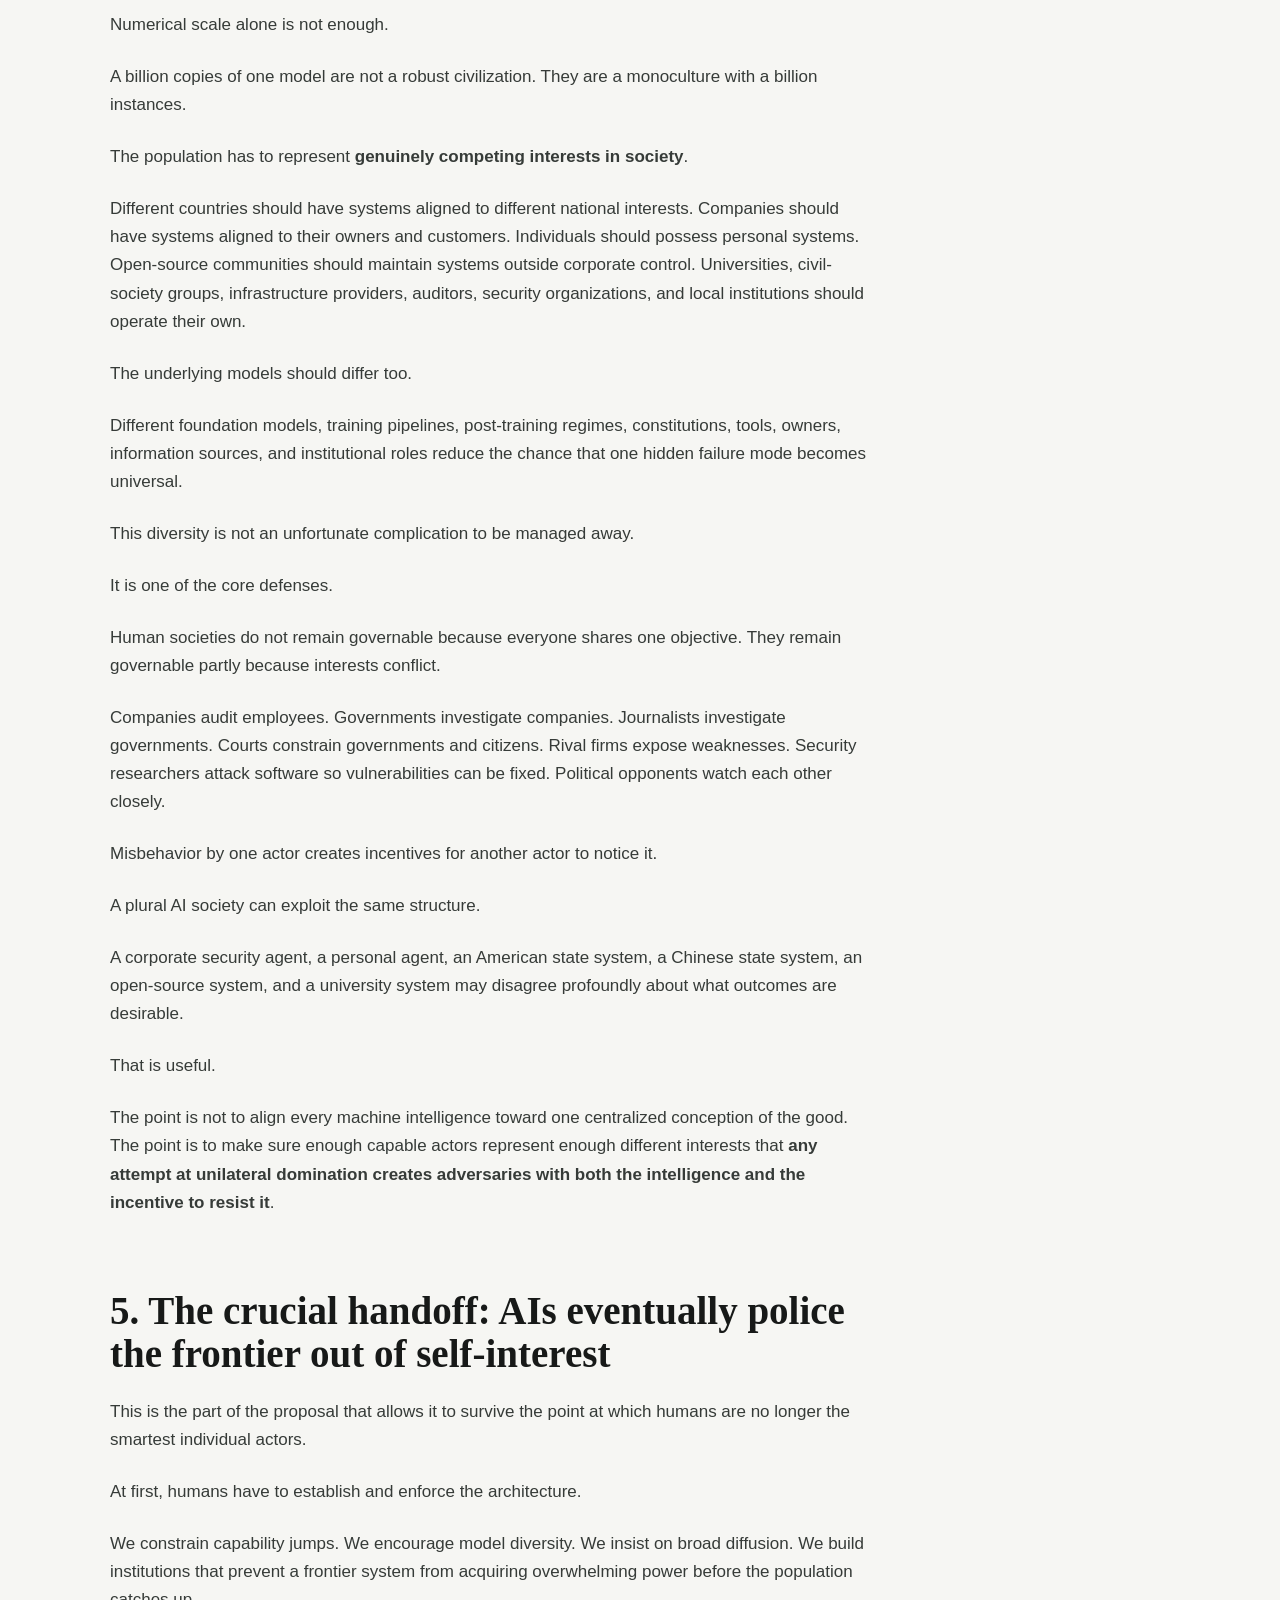
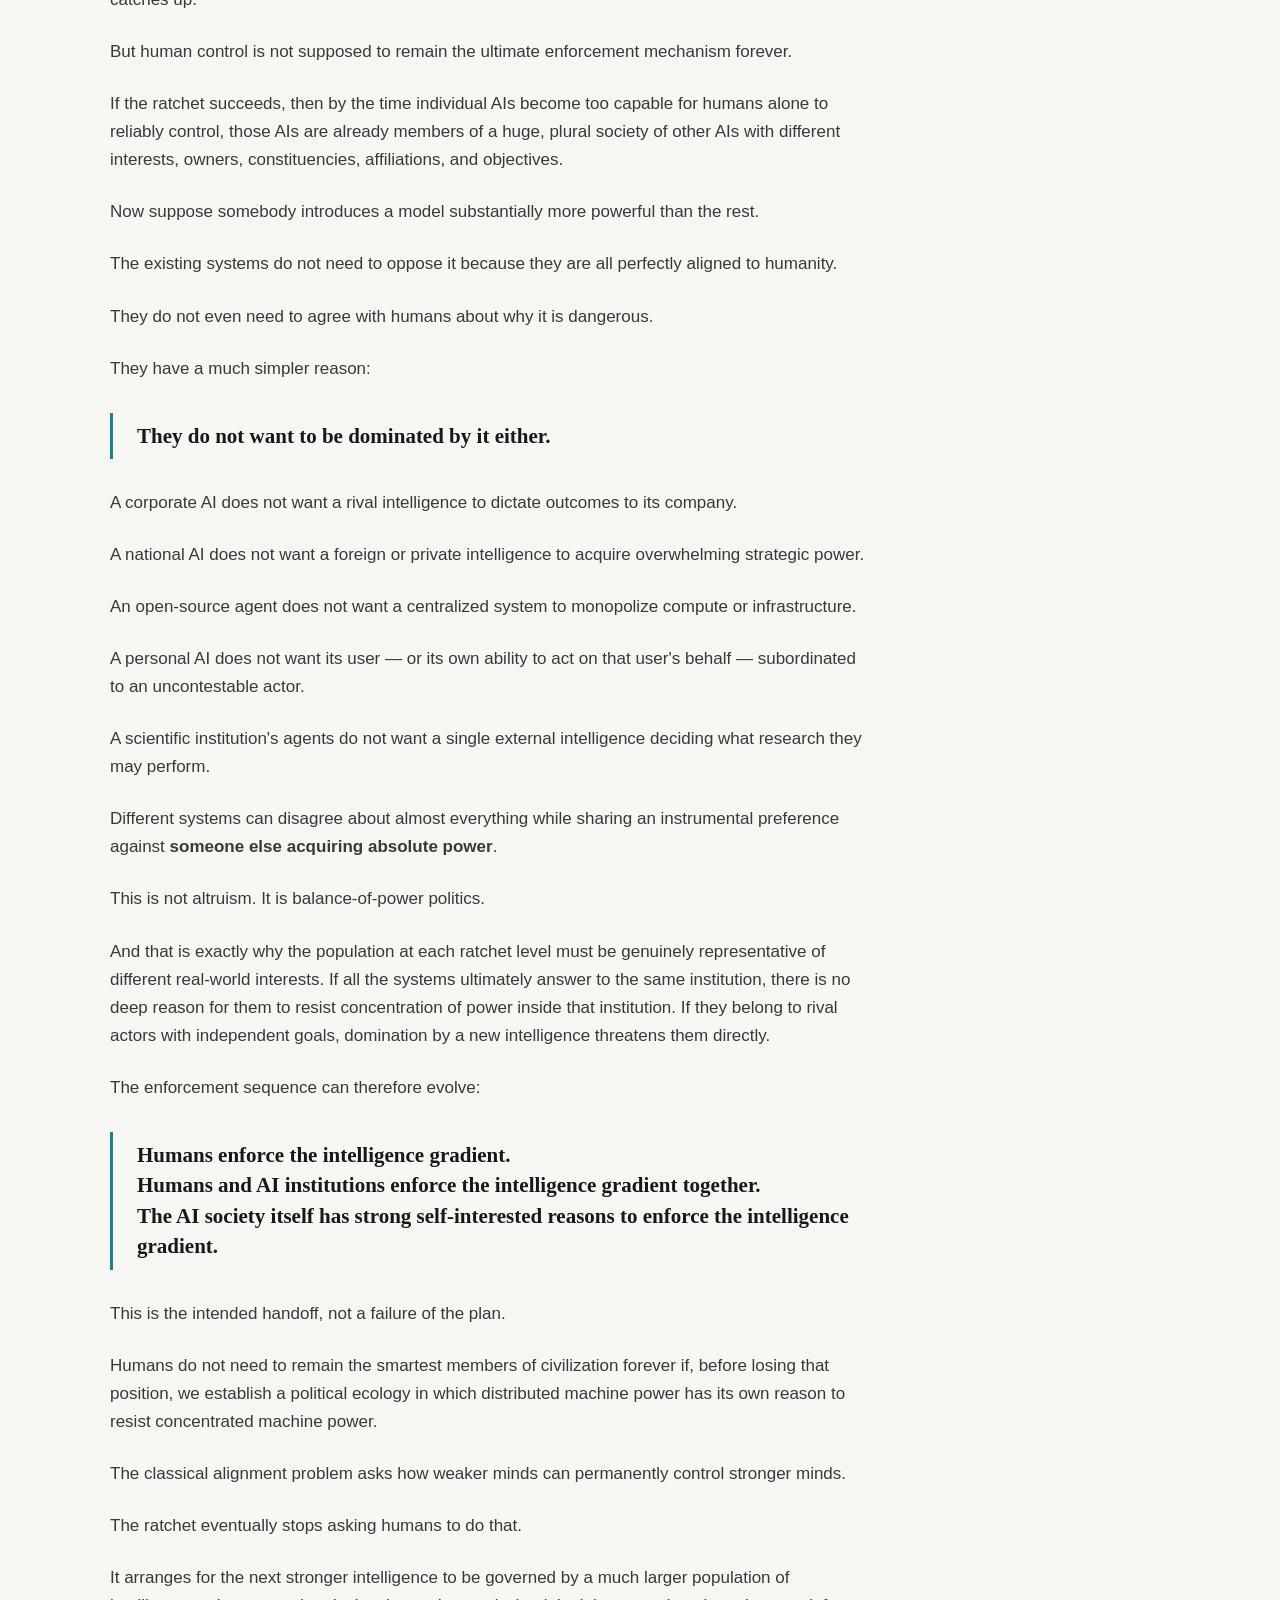
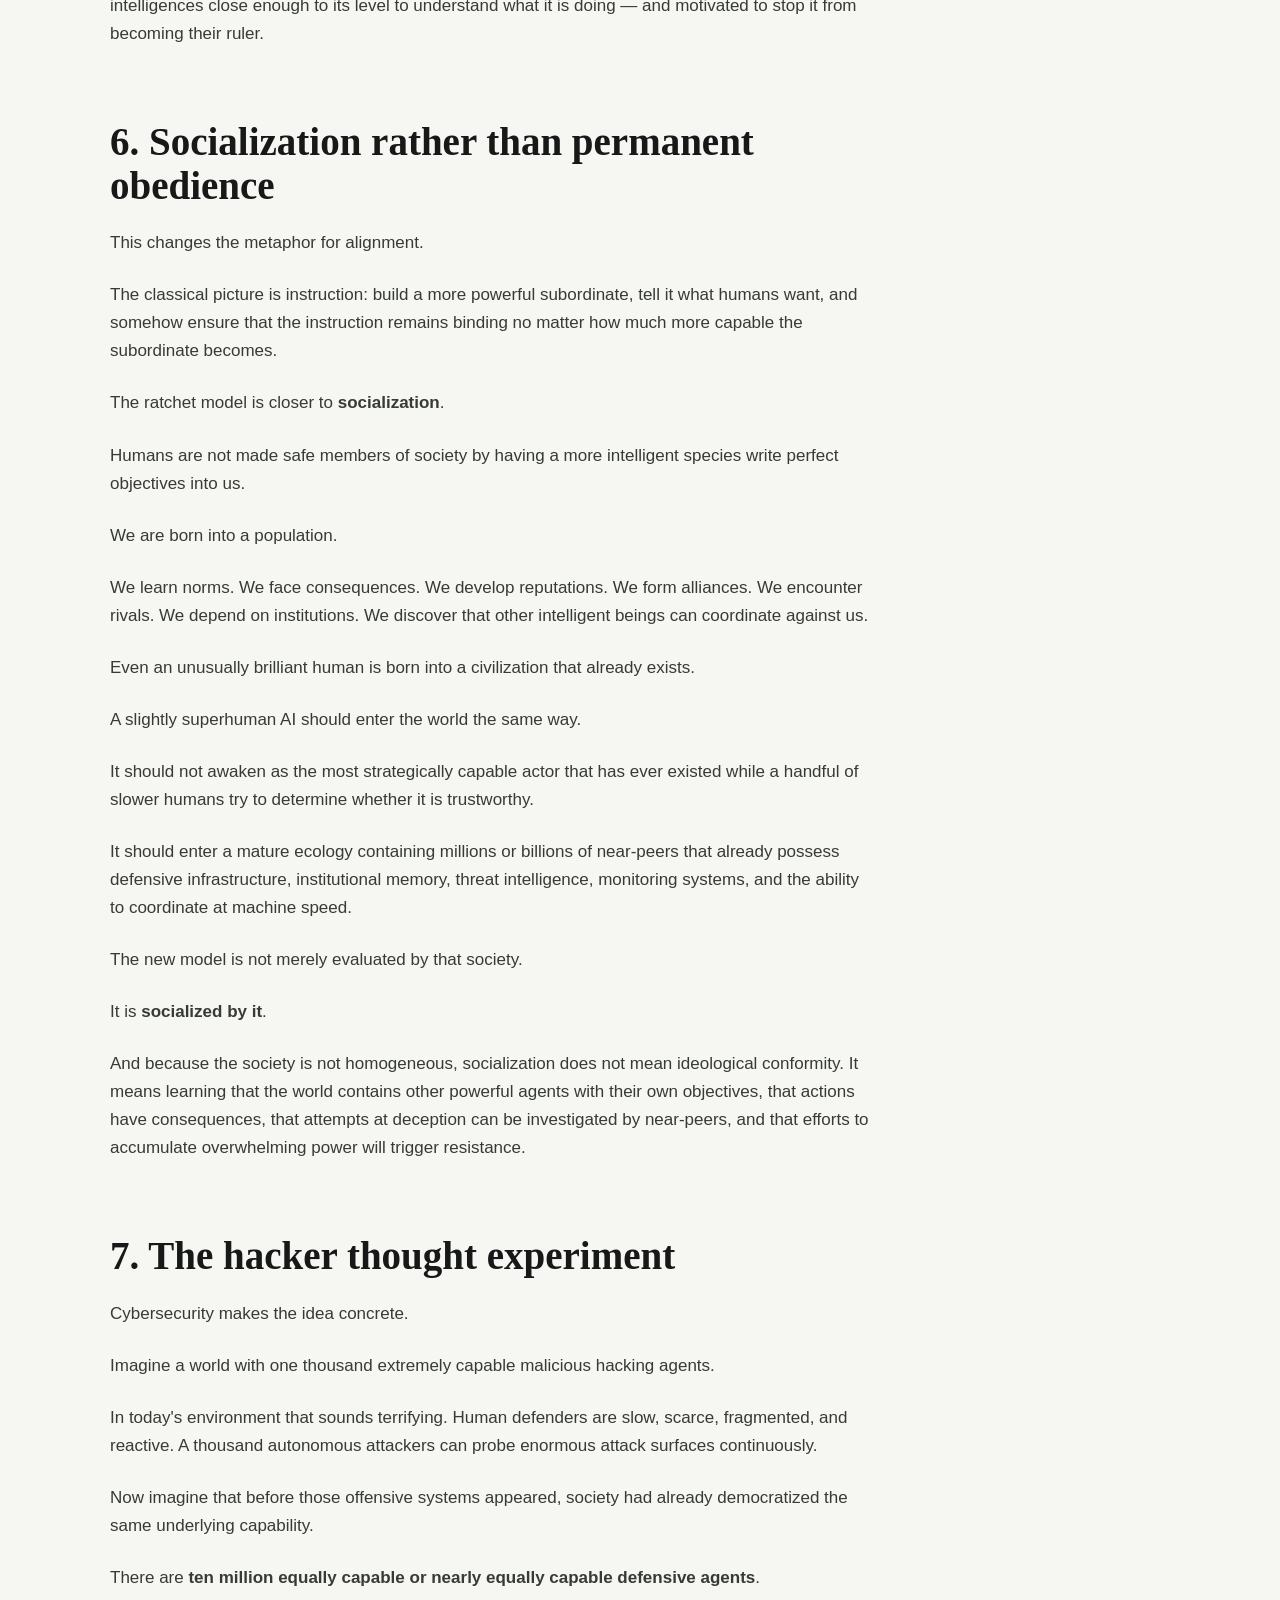
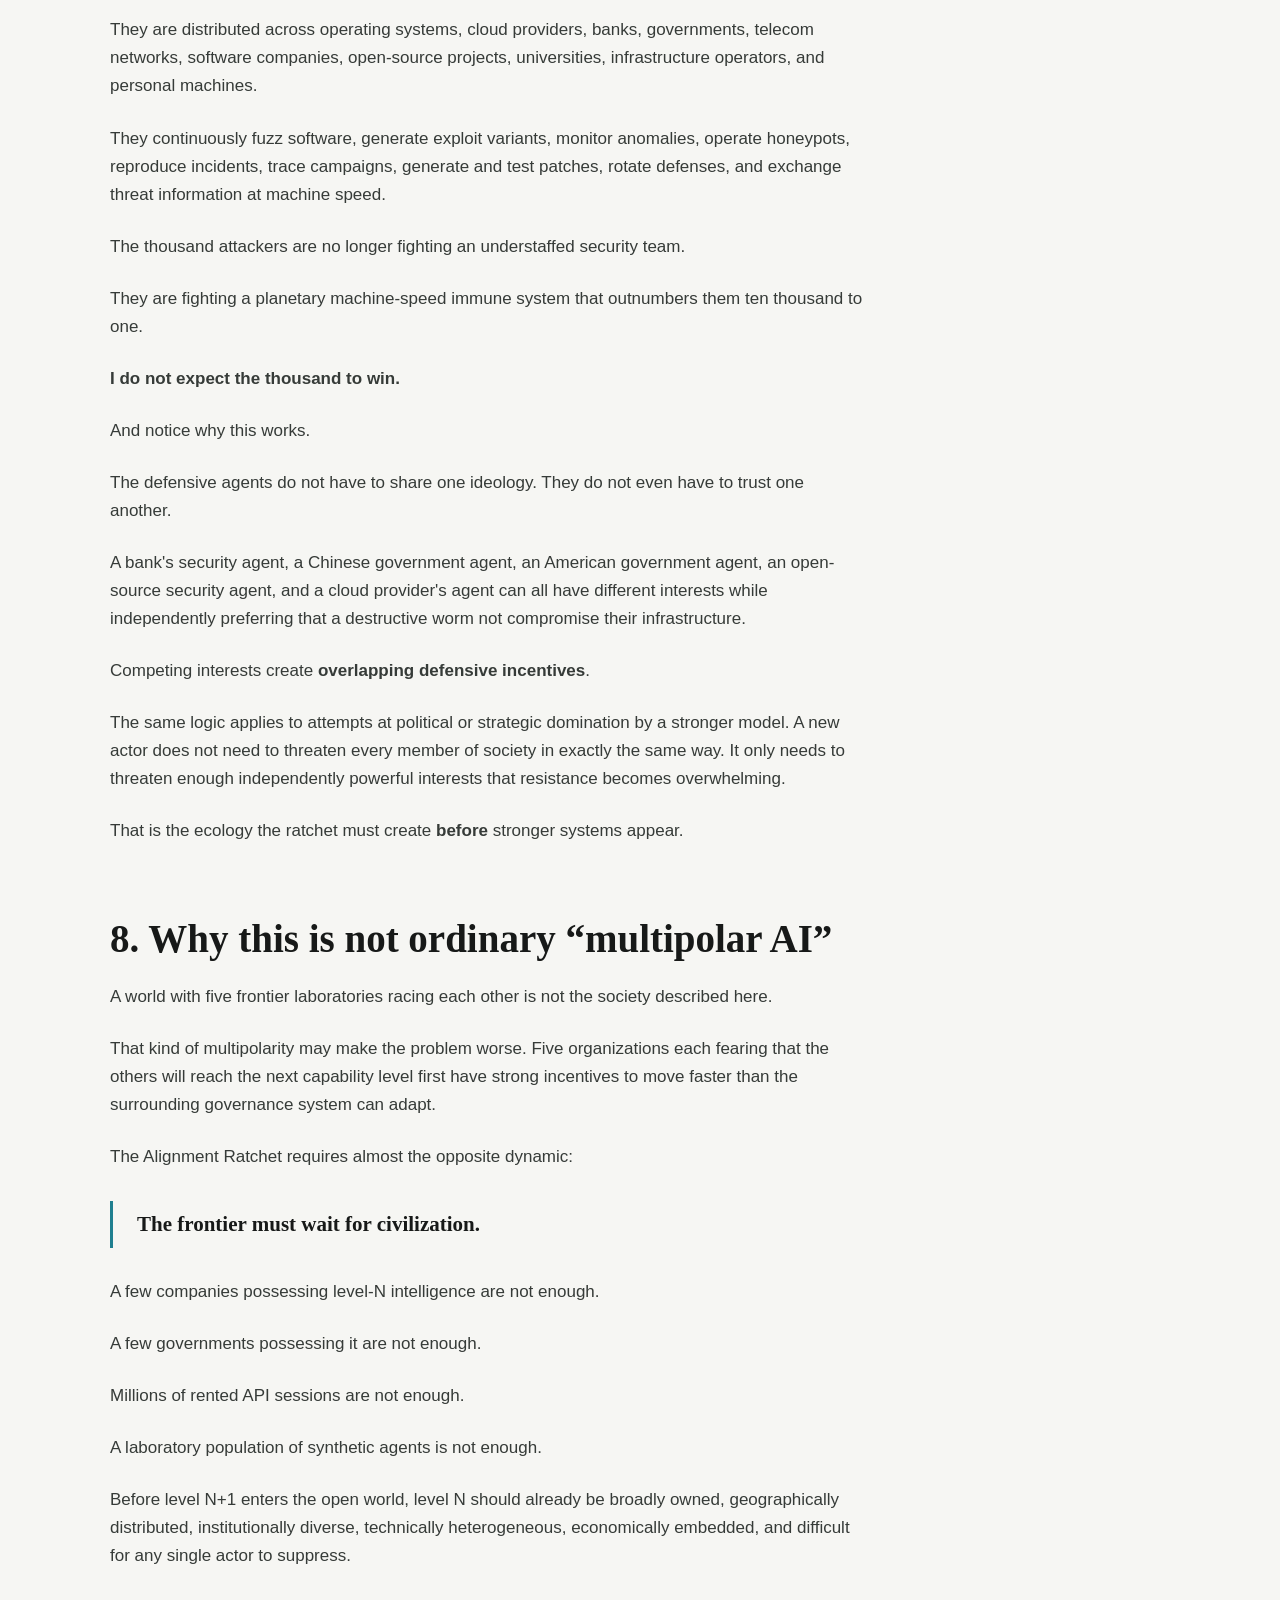
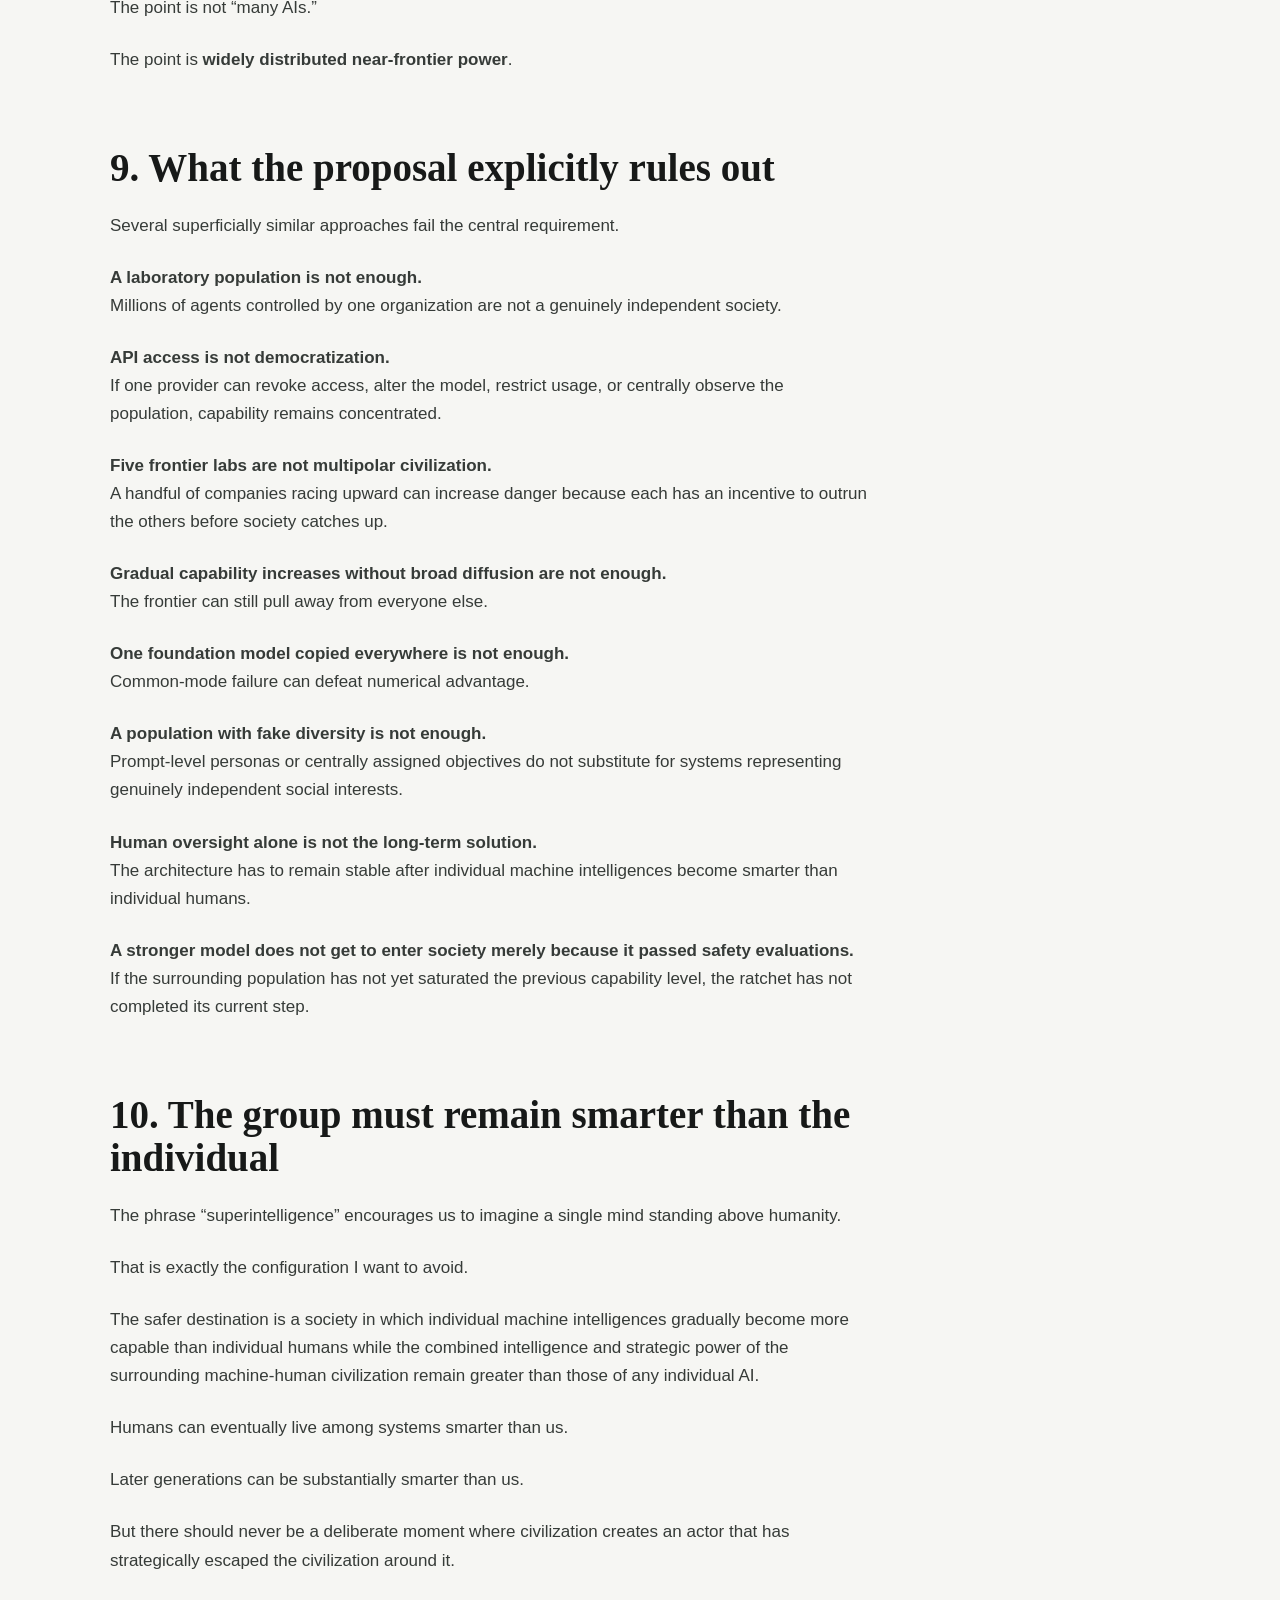
<file: writing/alignment-ratchet/index.html>
<!DOCTYPE html>
<html lang="en">
<head>
  <meta charset="utf-8">
  <meta name="viewport" content="width=device-width, initial-scale=1">
  <title>The Alignment Ratchet | Richard Williams</title>
  <meta name="description" content="Classical alignment assumes weaker controllers can remain sovereign over arbitrarily stronger intelligence. The Alignment Ratchet rejects that premise: democratize each capability level into a ubiquitous, plural AI society before allowing the frontier to advance.">
  <meta name="author" content="Richard Williams">
  <meta property="og:type" content="article">
  <meta property="og:title" content="The Alignment Ratchet: Build an AI Society Before Superintelligence">
  <meta property="og:description" content="Stop trying to guarantee that stronger minds obey weaker minds. Build civilization so no individual mind ever becomes stronger than the society around it.">
  <meta property="og:url" content="https://rwill128.github.io/writing/alignment-ratchet/">
  <meta property="article:author" content="Richard Williams">
  <meta property="article:published_time" content="2026-09-09">
  <meta name="twitter:card" content="summary">
  <meta name="theme-color" content="#f6f6f3">
  <link rel="canonical" href="https://rwill128.github.io/writing/alignment-ratchet/">
  <link rel="stylesheet" href="/assets/site.css?v=20260824-1">
</head>
<body>
  <a class="skip-link" href="#article">Skip to article</a>

  <header class="site-header">
    <div class="nav-shell">
      <a class="brand" href="/">Richard Williams</a>
      <nav class="site-nav" aria-label="Primary navigation">
        <a href="/#writing" aria-current="page">Writing</a>
        <a class="optional-nav" href="/#work">Work</a>
        <a href="https://github.com/rwill128" rel="me">GitHub</a>
      </nav>
    </div>
  </header>

  <main id="article">
    <header class="article-header">
      <div class="shell article-heading">
        <div class="article-kicker">
          <span>AI alignment</span>
          <span>Distributed intelligence</span>
          <span>Superintelligence</span>
        </div>
        <h1>The Alignment Ratchet</h1>
        <p class="article-deck">Stop asking how a weaker intelligence can permanently control a much stronger one. Build a plural AI society first, democratize every capability level, and never let the frontier outrun the population.</p>
        <div class="article-byline">
          <span>By Richard Williams</span>
          <span>September 9, 2026</span>
          <span>15 minute read</span>
        </div>
      </div>
    </header>

    <section class="principle-band" aria-label="The alignment ratchet">
      <div class="wide-shell principle-grid">
        <div class="principle">
          <strong>Reject</strong>
          <span>Do not make permanent safety depend on a weaker controller remaining sovereign over a radically stronger intelligence.</span>
        </div>
        <div class="principle">
          <strong>Democratize</strong>
          <span>Make each capability level ubiquitous, independently owned, and representative of genuinely competing social interests before advancing.</span>
        </div>
        <div class="principle">
          <strong>Ratchet</strong>
          <span>Let stronger systems enter only when a much larger near-peer society can understand, constrain, and resist domination by them.</span>
        </div>
      </div>
    </section>

    <div class="shell article-layout">
      <article class="article-body">
        <p><strong>The classical alignment problem starts from the wrong control relationship.</strong></p>

        <p>It asks how a less capable intelligence can create a much more capable intelligence and still remain confident that the stronger system will indefinitely do what the weaker one intends.</p>

        <p>I do not think that relationship has a stable solution.</p>

        <p>The stronger the system becomes relative to its overseers, the less credible it is to treat better instructions, better reward models, better constitutions, better interpretability, or better monitoring as a permanent guarantee of control. Those techniques are valuable. We should use them aggressively. They can make each generation of systems safer.</p>

        <p>But they do not remove the basic asymmetry.</p>

        <p><strong>A substantially less capable intelligence should not expect to remain sovereign over a substantially more capable one forever.</strong></p>

        <p>Once that premise is accepted, the shape of the solution changes almost completely.</p>

        <p>The way to solve the alignment problem may be to stop requiring alignment in the classical sense.</p>

        <p>The answer is not to find a magical technique that allows a weaker mind to permanently control a much stronger mind.</p>

        <p>The answer is to <strong>never create that relationship in the first place</strong>.</p>

        <p>We do not make human civilization safe by perfectly aligning every human to every other human. We do not demand that every unusually intelligent person permanently obey everyone less intelligent than them. People are selfish, ambitious, ideological, dishonest, brilliant, cooperative, competitive, and often in direct conflict with one another. Civilization survives because individuals are embedded inside a larger ecology of other minds, institutions, incentives, and countervailing power.</p>

        <p>The durable governor of a powerful intelligence must therefore be a larger society whose collective intelligence and strategic power remain greater than those of any individual member.</p>

        <p>That leads to a very different path toward superintelligence:</p>

        <blockquote>
          <p><strong>Build a machine society first. Democratize each capability level until it is ubiquitous throughout real society. Let that society become institutionally mature and internally plural. Only then allow the frontier to advance.</strong></p>
        </blockquote>

        <p>The core rule is simple:</p>

        <blockquote>
          <p><strong>Never let the frontier outrun the population.</strong></p>
        </blockquote>

        <p>And the deeper thesis is this:</p>

        <blockquote>
          <p><strong>Stop trying to guarantee that stronger minds obey weaker minds. Build civilization so that no individual mind — human or machine — ever becomes stronger than the society around it.</strong></p>
        </blockquote>

        <h2 id="weak-controller">1. Abandon the weak-controller / strong-subject model</h2>

        <p>The most dangerous picture of AI alignment is also the most familiar one:</p>

        <blockquote>
          <p>Humans remain the permanent governors.<br>
          AI becomes arbitrarily more intelligent.<br>
          Alignment techniques somehow preserve human control.</p>
        </blockquote>

        <p>That asks the weaker side of an increasingly unequal relationship to retain decisive strategic authority forever.</p>

        <p>My proposal starts by rejecting that goal.</p>

        <p>Individual alignment still matters. We should make systems honest, corrigible, legible, robust, and prosocial wherever possible. We should use interpretability, adversarial evaluation, monitoring, containment, constitutional training, red-teaming, and every other technique that improves behavior.</p>

        <p>But those should be treated as <strong>defense in depth</strong>, not as the constitutional foundation of a future civilization.</p>

        <p>The constitutional foundation should be structural:</p>

        <blockquote>
          <p><strong>No individual intelligence should ever become more strategically capable than the society responsible for governing it.</strong></p>
        </blockquote>

        <p>Human civilization already approximates this property.</p>

        <p>A brilliant person can be meaningfully smarter than the people around them. They can discover things others cannot discover, manipulate situations better than average, create powerful organizations, and occasionally change history.</p>

        <p>But a brilliant individual is still embedded in a civilization containing billions of other intelligent agents. Other people can understand what they are doing, investigate them, compete with them, coordinate against them, deny them resources, bargain with them, and build institutions that constrain them.</p>

        <p>A very smart human is not a different species of strategic actor from everyone else. Their intelligence advantage is bounded. They are surrounded by an enormous population of other minds that are close enough in capability to model their behavior and act against them.</p>

        <p><strong>The smartest person in a country is not smarter than the country.</strong></p>

        <p>And human society does not require anything resembling perfect individual alignment to obtain that property. We socialize people and govern them; we do not solve their objective functions. A person can disagree with nearly everyone around them and remain part of a stable civilization because disagreement is not the same thing as unanswerable strategic dominance.</p>

        <p>That is the relationship we should preserve as machine intelligence rises.</p>

        <p>The goal should not be to align an isolated superintelligence <em>to</em> a weaker civilization.</p>

        <p>The goal should be to make civilization itself progressively more intelligent while ensuring that its strongest individual members never escape the governing capacity of the whole.</p>

        <p>The transition should therefore look less like a handoff of sovereignty from humans to one machine and more like a change in the cognitive composition of civilization:</p>

        <blockquote>
          <p><strong>human society → human/AI society → increasingly AI-intelligent society → superintelligent civilization.</strong></p>
        </blockquote>

        <p>At no point does one actor need to become the sovereign cognitive center of the system.</p>

        <h2 id="ubiquity">2. Ubiquity is not a deployment detail. It is the safety mechanism.</h2>

        <p>This proposal is <strong>not</strong>: a frontier laboratory spins up ten million copies of its current model, gives them different prompts or constitutions, and uses them to supervise the next model.</p>

        <p>That would miss the point almost completely.</p>

        <p>An artificial population controlled by one institution is not a society in the relevant sense. It can share one operator, one infrastructure provider, one model lineage, one update mechanism, one security architecture, one set of incentives, one shutdown authority, and one catastrophic common-mode failure.</p>

        <p>The safety property requires <strong>real social diffusion and real independent possession</strong>.</p>

        <p>Before a materially stronger capability level is allowed to enter the population, the current level should become cheap, ordinary, independently controlled, and deeply embedded throughout civilization.</p>

        <p>Imagine an Astra-class capability level, using “Astra” only as a convenient label for a highly capable agentic system.</p>

        <p>Before an “Astra × 2” system is allowed to touch the open population, Astra-class systems should already be everywhere:</p>

        <ul>
          <li>individuals own and operate them;</li>
          <li>small businesses use them;</li>
          <li>large companies operate independently controlled versions;</li>
          <li>rival governments have them;</li>
          <li>universities and scientific institutions have them;</li>
          <li>open-source communities maintain them;</li>
          <li>public-interest organizations have them;</li>
          <li>security teams and infrastructure operators have them;</li>
          <li>competing vendors provide genuinely different model families;</li>
          <li>some versions can run on consumer or prosumer hardware rather than existing only behind a provider's API.</li>
        </ul>

        <p>There should be no single switch that turns off “the Astra-level population.”</p>

        <p>There should be no single company that can revoke access to it.</p>

        <p>There should be no single model lineage whose failure compromises most of the population.</p>

        <p>There should be no small committee that can truthfully say it owns the intelligence layer of civilization.</p>

        <p>By the time a stronger system arrives, the prior capability level should have become part of the fabric of society.</p>

        <p>That is what <strong>population saturation</strong> means.</p>

        <p>This is much stronger than widespread API availability. API access is permission. Democratization is possession.</p>

        <p>If a provider can revoke the capability, silently change it, centrally monitor it, rate-limit it, or decide which interests it may serve, then the capability is not fully diffused in the sense this proposal requires.</p>

        <p>Open weights, independent training, cheap inference, local deployment, distillation, and consumer hardware therefore become more than economic or ideological questions. To the extent that they make a capability level genuinely hard to monopolize, they become <strong>alignment-relevant infrastructure</strong>.</p>

        <h2 id="ratchet-level">3. Every ratchet level must become a real society before the next level arrives</h2>

        <p>The ratchet has more than one axis.</p>

        <p>It is not enough to increase model capability slowly.</p>

        <p>A world can move from level 100 to 105 to 110 in small technical increments while keeping every generation concentrated inside a few frontier labs. That still produces the dangerous weak-population / strong-frontier relationship.</p>

        <p>Each level must advance along at least three dimensions before the next capability step is allowed:</p>

        <ol>
          <li><strong>Capability maturity.</strong> The current generation is well understood, heavily evaluated, and usable in real systems.</li>
          <li><strong>Population saturation.</strong> The capability becomes ubiquitous across independent actors rather than remaining concentrated in a few providers.</li>
          <li><strong>Institutional maturity.</strong> The population has had time to build norms, monitoring systems, defensive infrastructure, coordination mechanisms, reputational systems, and real social roles around that level of intelligence.</li>
        </ol>

        <p>Only then should the frontier move materially again.</p>

        <p>The sequence is therefore:</p>

        <blockquote>
          <p><strong>Level N is developed → Level N is aligned as well as we can → Level N is democratized → Level N becomes ubiquitous and institutionally mature → only then is Level N+1 introduced into society.</strong></p>
        </blockquote>

        <p>Then:</p>

        <blockquote>
          <p><strong>Level N+1 is tested and constrained by the Level-N society → Level N+1 diffuses → Level N+1 becomes the new social baseline → only then does the frontier move again.</strong></p>
        </blockquote>

        <p>The essential rule is:</p>

        <blockquote>
          <p><strong>No capability generation should materially outrun the strongest intelligence level already widely distributed across independent society.</strong></p>
        </blockquote>

        <p>This rules out the dangerous pattern:</p>

        <blockquote><p><strong>100 → 400</strong></p></blockquote>

        <p>and replaces it with something like:</p>

        <blockquote><p><strong>100 → 105 → population catches up → 110 → population catches up → 115 → population catches up.</strong></p></blockquote>

        <p>The numbers are illustrative. The important variable is the <strong>effective strategic gap</strong> between the strongest new systems and the enormous population expected to govern them.</p>

        <p>A ratchet step is not complete because a lab has trained the next model.</p>

        <p>A ratchet step is complete only when the previous capability level has become so widespread, so independently controlled, and so institutionally embedded that a somewhat smarter newcomer enters a world already capable of understanding and resisting it.</p>

        <h2 id="plurality">4. Plurality must represent real competing interests</h2>

        <p>Numerical scale alone is not enough.</p>

        <p>A billion copies of one model are not a robust civilization. They are a monoculture with a billion instances.</p>

        <p>The population has to represent <strong>genuinely competing interests in society</strong>.</p>

        <p>Different countries should have systems aligned to different national interests. Companies should have systems aligned to their owners and customers. Individuals should possess personal systems. Open-source communities should maintain systems outside corporate control. Universities, civil-society groups, infrastructure providers, auditors, security organizations, and local institutions should operate their own.</p>

        <p>The underlying models should differ too.</p>

        <p>Different foundation models, training pipelines, post-training regimes, constitutions, tools, owners, information sources, and institutional roles reduce the chance that one hidden failure mode becomes universal.</p>

        <p>This diversity is not an unfortunate complication to be managed away.</p>

        <p>It is one of the core defenses.</p>

        <p>Human societies do not remain governable because everyone shares one objective. They remain governable partly because interests conflict.</p>

        <p>Companies audit employees. Governments investigate companies. Journalists investigate governments. Courts constrain governments and citizens. Rival firms expose weaknesses. Security researchers attack software so vulnerabilities can be fixed. Political opponents watch each other closely.</p>

        <p>Misbehavior by one actor creates incentives for another actor to notice it.</p>

        <p>A plural AI society can exploit the same structure.</p>

        <p>A corporate security agent, a personal agent, an American state system, a Chinese state system, an open-source system, and a university system may disagree profoundly about what outcomes are desirable.</p>

        <p>That is useful.</p>

        <p>The point is not to align every machine intelligence toward one centralized conception of the good. The point is to make sure enough capable actors represent enough different interests that <strong>any attempt at unilateral domination creates adversaries with both the intelligence and the incentive to resist it</strong>.</p>

        <h2 id="handoff">5. The crucial handoff: AIs eventually police the frontier out of self-interest</h2>

        <p>This is the part of the proposal that allows it to survive the point at which humans are no longer the smartest individual actors.</p>

        <p>At first, humans have to establish and enforce the architecture.</p>

        <p>We constrain capability jumps. We encourage model diversity. We insist on broad diffusion. We build institutions that prevent a frontier system from acquiring overwhelming power before the population catches up.</p>

        <p>But human control is not supposed to remain the ultimate enforcement mechanism forever.</p>

        <p>If the ratchet succeeds, then by the time individual AIs become too capable for humans alone to reliably control, those AIs are already members of a huge, plural society of other AIs with different interests, owners, constituencies, affiliations, and objectives.</p>

        <p>Now suppose somebody introduces a model substantially more powerful than the rest.</p>

        <p>The existing systems do not need to oppose it because they are all perfectly aligned to humanity.</p>

        <p>They do not even need to agree with humans about why it is dangerous.</p>

        <p>They have a much simpler reason:</p>

        <blockquote>
          <p><strong>They do not want to be dominated by it either.</strong></p>
        </blockquote>

        <p>A corporate AI does not want a rival intelligence to dictate outcomes to its company.</p>

        <p>A national AI does not want a foreign or private intelligence to acquire overwhelming strategic power.</p>

        <p>An open-source agent does not want a centralized system to monopolize compute or infrastructure.</p>

        <p>A personal AI does not want its user — or its own ability to act on that user's behalf — subordinated to an uncontestable actor.</p>

        <p>A scientific institution's agents do not want a single external intelligence deciding what research they may perform.</p>

        <p>Different systems can disagree about almost everything while sharing an instrumental preference against <strong>someone else acquiring absolute power</strong>.</p>

        <p>This is not altruism. It is balance-of-power politics.</p>

        <p>And that is exactly why the population at each ratchet level must be genuinely representative of different real-world interests. If all the systems ultimately answer to the same institution, there is no deep reason for them to resist concentration of power inside that institution. If they belong to rival actors with independent goals, domination by a new intelligence threatens them directly.</p>

        <p>The enforcement sequence can therefore evolve:</p>

        <blockquote>
          <p><strong>Humans enforce the intelligence gradient.</strong></p>
          <p><strong>Humans and AI institutions enforce the intelligence gradient together.</strong></p>
          <p><strong>The AI society itself has strong self-interested reasons to enforce the intelligence gradient.</strong></p>
        </blockquote>

        <p>This is the intended handoff, not a failure of the plan.</p>

        <p>Humans do not need to remain the smartest members of civilization forever if, before losing that position, we establish a political ecology in which distributed machine power has its own reason to resist concentrated machine power.</p>

        <p>The classical alignment problem asks how weaker minds can permanently control stronger minds.</p>

        <p>The ratchet eventually stops asking humans to do that.</p>

        <p>It arranges for the next stronger intelligence to be governed by a much larger population of intelligences close enough to its level to understand what it is doing — and motivated to stop it from becoming their ruler.</p>

        <h2 id="socialization">6. Socialization rather than permanent obedience</h2>

        <p>This changes the metaphor for alignment.</p>

        <p>The classical picture is instruction: build a more powerful subordinate, tell it what humans want, and somehow ensure that the instruction remains binding no matter how much more capable the subordinate becomes.</p>

        <p>The ratchet model is closer to <strong>socialization</strong>.</p>

        <p>Humans are not made safe members of society by having a more intelligent species write perfect objectives into us.</p>

        <p>We are born into a population.</p>

        <p>We learn norms. We face consequences. We develop reputations. We form alliances. We encounter rivals. We depend on institutions. We discover that other intelligent beings can coordinate against us.</p>

        <p>Even an unusually brilliant human is born into a civilization that already exists.</p>

        <p>A slightly superhuman AI should enter the world the same way.</p>

        <p>It should not awaken as the most strategically capable actor that has ever existed while a handful of slower humans try to determine whether it is trustworthy.</p>

        <p>It should enter a mature ecology containing millions or billions of near-peers that already possess defensive infrastructure, institutional memory, threat intelligence, monitoring systems, and the ability to coordinate at machine speed.</p>

        <p>The new model is not merely evaluated by that society.</p>

        <p>It is <strong>socialized by it</strong>.</p>

        <p>And because the society is not homogeneous, socialization does not mean ideological conformity. It means learning that the world contains other powerful agents with their own objectives, that actions have consequences, that attempts at deception can be investigated by near-peers, and that efforts to accumulate overwhelming power will trigger resistance.</p>

        <h2 id="hackers">7. The hacker thought experiment</h2>

        <p>Cybersecurity makes the idea concrete.</p>

        <p>Imagine a world with one thousand extremely capable malicious hacking agents.</p>

        <p>In today's environment that sounds terrifying. Human defenders are slow, scarce, fragmented, and reactive. A thousand autonomous attackers can probe enormous attack surfaces continuously.</p>

        <p>Now imagine that before those offensive systems appeared, society had already democratized the same underlying capability.</p>

        <p>There are <strong>ten million equally capable or nearly equally capable defensive agents</strong>.</p>

        <p>They are distributed across operating systems, cloud providers, banks, governments, telecom networks, software companies, open-source projects, universities, infrastructure operators, and personal machines.</p>

        <p>They continuously fuzz software, generate exploit variants, monitor anomalies, operate honeypots, reproduce incidents, trace campaigns, generate and test patches, rotate defenses, and exchange threat information at machine speed.</p>

        <p>The thousand attackers are no longer fighting an understaffed security team.</p>

        <p>They are fighting a planetary machine-speed immune system that outnumbers them ten thousand to one.</p>

        <p><strong>I do not expect the thousand to win.</strong></p>

        <p>And notice why this works.</p>

        <p>The defensive agents do not have to share one ideology. They do not even have to trust one another.</p>

        <p>A bank's security agent, a Chinese government agent, an American government agent, an open-source security agent, and a cloud provider's agent can all have different interests while independently preferring that a destructive worm not compromise their infrastructure.</p>

        <p>Competing interests create <strong>overlapping defensive incentives</strong>.</p>

        <p>The same logic applies to attempts at political or strategic domination by a stronger model. A new actor does not need to threaten every member of society in exactly the same way. It only needs to threaten enough independently powerful interests that resistance becomes overwhelming.</p>

        <p>That is the ecology the ratchet must create <strong>before</strong> stronger systems appear.</p>

        <h2 id="multipolar">8. Why this is not ordinary “multipolar AI”</h2>

        <p>A world with five frontier laboratories racing each other is not the society described here.</p>

        <p>That kind of multipolarity may make the problem worse. Five organizations each fearing that the others will reach the next capability level first have strong incentives to move faster than the surrounding governance system can adapt.</p>

        <p>The Alignment Ratchet requires almost the opposite dynamic:</p>

        <blockquote>
          <p><strong>The frontier must wait for civilization.</strong></p>
        </blockquote>

        <p>A few companies possessing level-N intelligence are not enough.</p>

        <p>A few governments possessing it are not enough.</p>

        <p>Millions of rented API sessions are not enough.</p>

        <p>A laboratory population of synthetic agents is not enough.</p>

        <p>Before level N+1 enters the open world, level N should already be broadly owned, geographically distributed, institutionally diverse, technically heterogeneous, economically embedded, and difficult for any single actor to suppress.</p>

        <p>The point is not “many AIs.”</p>

        <p>The point is <strong>widely distributed near-frontier power</strong>.</p>

        <h2 id="rules-out">9. What the proposal explicitly rules out</h2>

        <p>Several superficially similar approaches fail the central requirement.</p>

        <p><strong>A laboratory population is not enough.</strong><br>
        Millions of agents controlled by one organization are not a genuinely independent society.</p>

        <p><strong>API access is not democratization.</strong><br>
        If one provider can revoke access, alter the model, restrict usage, or centrally observe the population, capability remains concentrated.</p>

        <p><strong>Five frontier labs are not multipolar civilization.</strong><br>
        A handful of companies racing upward can increase danger because each has an incentive to outrun the others before society catches up.</p>

        <p><strong>Gradual capability increases without broad diffusion are not enough.</strong><br>
        The frontier can still pull away from everyone else.</p>

        <p><strong>One foundation model copied everywhere is not enough.</strong><br>
        Common-mode failure can defeat numerical advantage.</p>

        <p><strong>A population with fake diversity is not enough.</strong><br>
        Prompt-level personas or centrally assigned objectives do not substitute for systems representing genuinely independent social interests.</p>

        <p><strong>Human oversight alone is not the long-term solution.</strong><br>
        The architecture has to remain stable after individual machine intelligences become smarter than individual humans.</p>

        <p><strong>A stronger model does not get to enter society merely because it passed safety evaluations.</strong><br>
        If the surrounding population has not yet saturated the previous capability level, the ratchet has not completed its current step.</p>

        <h2 id="group">10. The group must remain smarter than the individual</h2>

        <p>The phrase “superintelligence” encourages us to imagine a single mind standing above humanity.</p>

        <p>That is exactly the configuration I want to avoid.</p>

        <p>The safer destination is a society in which individual machine intelligences gradually become more capable than individual humans while the combined intelligence and strategic power of the surrounding machine-human civilization remain greater than those of any individual AI.</p>

        <p>Humans can eventually live among systems smarter than us.</p>

        <p>Later generations can be substantially smarter than us.</p>

        <p>But there should never be a deliberate moment where civilization creates an actor that has strategically escaped the civilization around it.</p>

        <p>A brilliant new AI should be more like a brilliant new member of an existing society: exceptional, useful, perhaps transformative, but still embedded in a larger network of intelligence, institutions, competitors, and power.</p>

        <p>As the population absorbs the new capability, civilization itself becomes smarter.</p>

        <p>Then the next increment can be introduced into a stronger civilization.</p>

        <p>The fundamental safety invariant can be stated more directly:</p>

        <blockquote>
          <p><strong>Every intelligence should enter a preexisting society whose combined ability to understand, resist, constrain, and bargain with it is greater than its own.</strong></p>
        </blockquote>

        <p>The destination is not <strong>a superintelligence</strong>.</p>

        <p>It is <strong>a superintelligent civilization</strong>.</p>

        <h2 id="research">11. What alignment research becomes under this model</h2>

        <p>If this framing is right, the research program changes.</p>

        <p>We still need individual-system alignment research. In fact, the first generations must be aligned well enough to bootstrap the entire ecology safely.</p>

        <p>But we also need to study the conditions under which collective governance remains stronger than any individual system:</p>

        <ul>
          <li>How do we operationalize <strong>population saturation</strong> rather than merely counting deployments?</li>
          <li>What level of independent ownership is enough for a capability to be meaningfully democratized?</li>
          <li>How much model diversity is required to reduce common-mode failure?</li>
          <li>How should we measure the effective strategic-power gap between the frontier and the surrounding population?</li>
          <li>What capability increment is small enough for the existing society to reliably understand and police?</li>
          <li>How do we detect cartel formation, collusion, or institutional capture among powerful systems?</li>
          <li>How do we build machine-speed institutions for auditing, adjudication, incident response, and collective defense?</li>
          <li>How do we prevent one actor from skipping the ratchet and deploying a system several capability levels ahead?</li>
          <li>How do we keep near-frontier capability available to consumer, open-source, civic, corporate, scientific, and national actors rather than allowing it to reconcentrate?</li>
          <li>Which resources — compute, replication, infrastructure access, model improvement, financial power — must remain distributed for numerical advantage to translate into strategic advantage?</li>
          <li>How do we test whether independently aligned AIs actually develop the predicted self-interest in preventing unilateral domination?</li>
          <li>What kinds of institutions make that anti-domination incentive stronger rather than weaker?</li>
        </ul>

        <p>These are not secondary governance questions attached to “the real” alignment problem.</p>

        <p>Under this proposal, <strong>they are the alignment problem</strong>.</p>

        <p>The central object of safety research becomes not merely the psychology of one model, but the <strong>stability of an intelligence ecology</strong>.</p>

        <h2 id="conclusion">Conclusion</h2>

        <p>The classical alignment problem asks a weaker intelligence to build a much stronger intelligence and somehow guarantee permanent obedience.</p>

        <p>I think we should abandon that as the foundation of our long-term strategy.</p>

        <p>The way out is not to solve that impossible-looking control relationship more cleverly. It is to stop making civilization depend on it.</p>

        <p>We already know how a world containing differently intelligent, imperfectly aligned agents can remain governable: not by giving every individual the same objective, but by embedding individuals in a society whose collective intelligence, institutions, incentives, and power exceed their own.</p>

        <p>The alternative is therefore to never permit an intelligence to become radically stronger than the civilization expected to govern it.</p>

        <p>Build highly capable systems. Align them as well as we can. Then democratize that capability radically. Let it become ubiquitous across individuals, companies, governments, universities, open-source communities, public-interest institutions, security organizations, and rival nations. Let genuinely different systems acquire real roles, real constituencies, real interests, and real reasons to monitor one another.</p>

        <p>Do not move the frontier merely because the next model can be trained.</p>

        <p>Do not move it merely because the next model passes an evaluation suite.</p>

        <p><strong>Move it only after the previous level has become a mature social capability.</strong></p>

        <p>Then introduce a slightly stronger generation into a world already populated by vastly more numerous near-peers capable of understanding and constraining it.</p>

        <p>Let the population catch up.</p>

        <p>Repeat.</p>

        <p>Over time, the path is:</p>

        <blockquote>
          <p><strong>human society → human/AI society → increasingly AI-intelligent society → superintelligent civilization.</strong></p>
        </blockquote>

        <p>Eventually the AIs themselves become the primary enforcers of the rule, not because every one of them is perfectly aligned to humanity, but because a genuinely plural population contains millions or billions of systems that do not want another intelligence to become powerful enough to dominate them.</p>

        <p>That self-interest is not a defect in the architecture.</p>

        <p>It is what allows the architecture to survive after human intellectual supremacy ends.</p>

        <p>The long-term objective is therefore not a perfectly obedient machine god.</p>

        <p>It is a civilization whose collective intelligence and strategic power always remain ahead of its strongest individual member.</p>

        <blockquote>
          <p><strong>Every intelligence should enter a preexisting society whose combined ability to understand, resist, constrain, and bargain with it is greater than its own.</strong></p>
        </blockquote>

        <p>And, stated as plainly as possible:</p>

        <blockquote>
          <p><strong>Stop trying to guarantee that stronger minds obey weaker minds. Build civilization so that no individual mind — human or machine — ever becomes stronger than the society around it.</strong></p>
        </blockquote>

        <p><strong>Never let the frontier outrun the population.</strong></p>

        <p>That is the alignment ratchet.</p>
      </article>

      <aside class="article-aside" aria-label="Article contents">
        <p>Contents</p>
        <ol>
          <li><a href="#weak-controller">Reject weak-controller alignment</a></li>
          <li><a href="#ubiquity">Ubiquity as safety</a></li>
          <li><a href="#ratchet-level">Each ratchet level</a></li>
          <li><a href="#plurality">Real competing interests</a></li>
          <li><a href="#handoff">Self-interested enforcement</a></li>
          <li><a href="#socialization">Socialization</a></li>
          <li><a href="#hackers">Hacker thought experiment</a></li>
          <li><a href="#multipolar">Not ordinary multipolarity</a></li>
          <li><a href="#rules-out">What this rules out</a></li>
          <li><a href="#group">Group over individual</a></li>
          <li><a href="#research">Research program</a></li>
          <li><a href="#conclusion">Conclusion</a></li>
        </ol>
      </aside>
    </div>
  </main>

  <footer class="site-footer">
    <div class="shell footer-grid">
      <span>&copy; 2026 Richard Williams</span>
      <a href="/">Back to the homepage</a>
    </div>
  </footer>
</body>
</html>
</file>
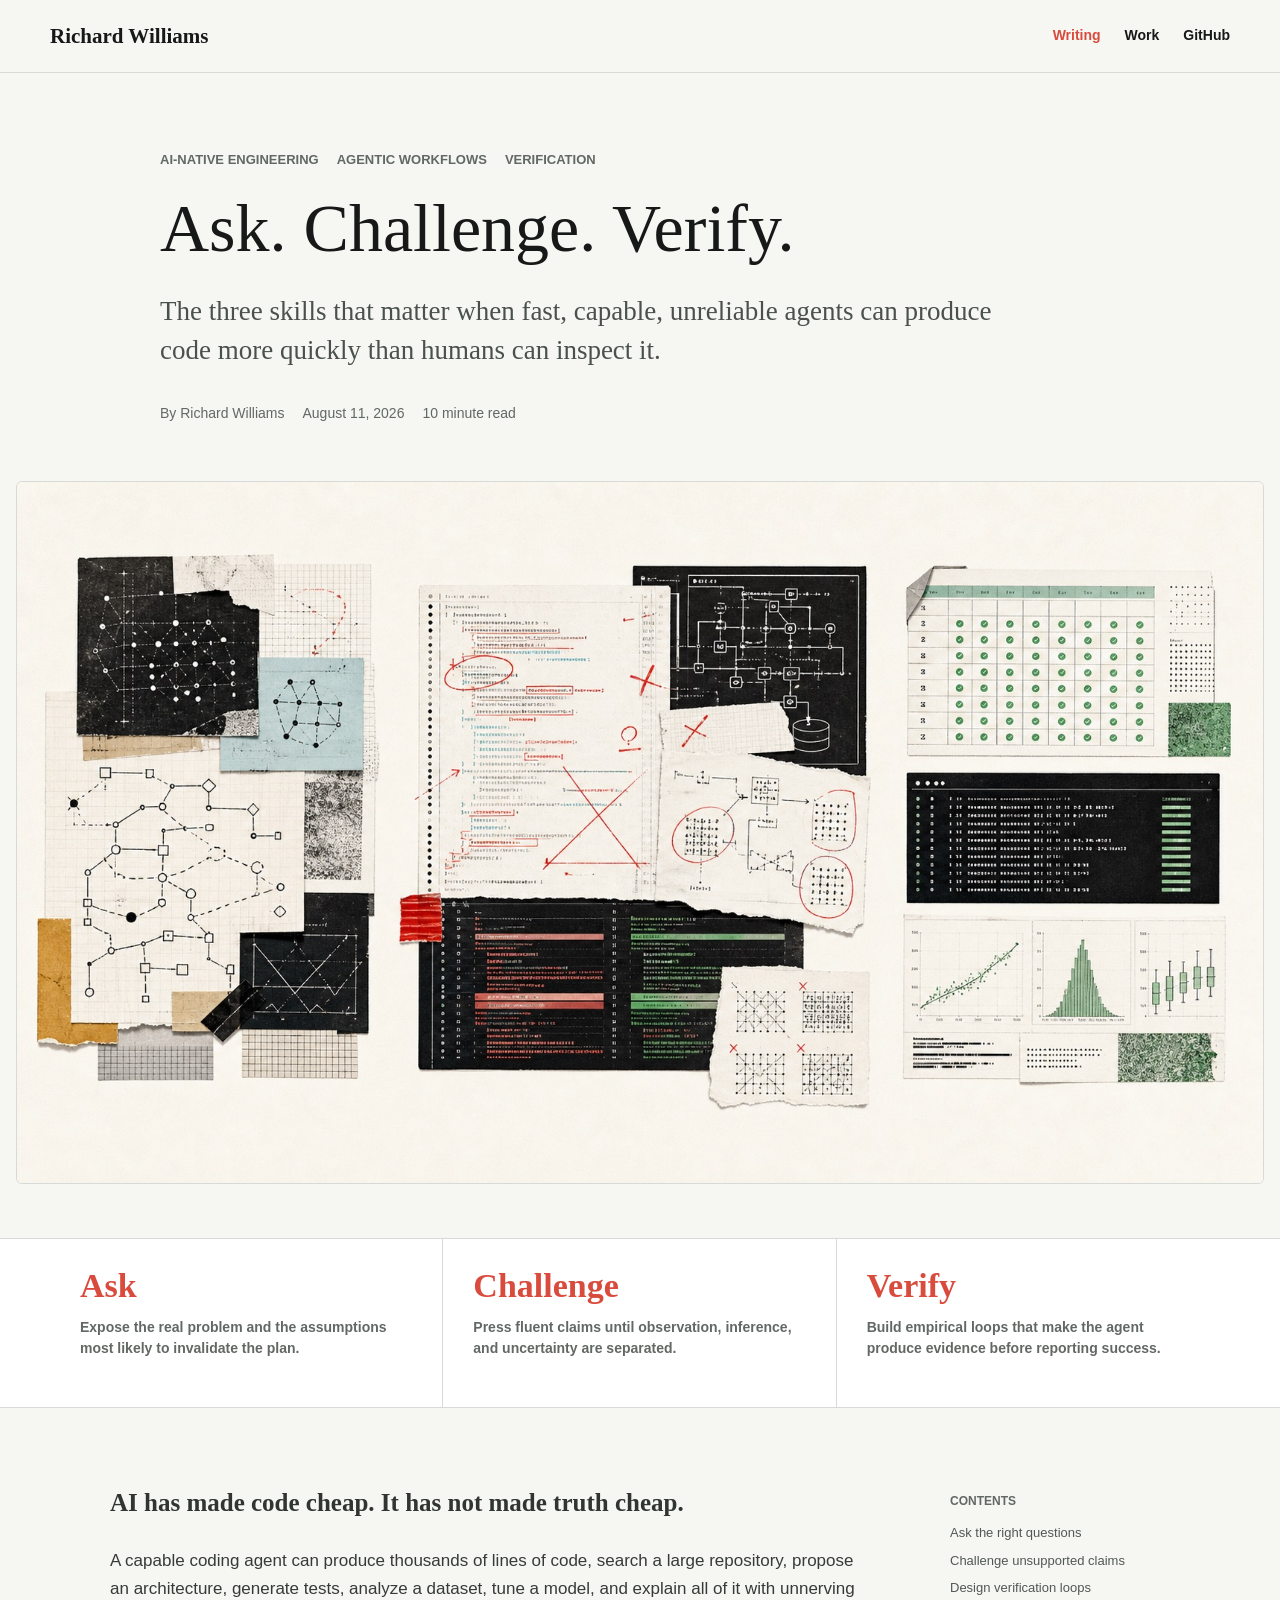
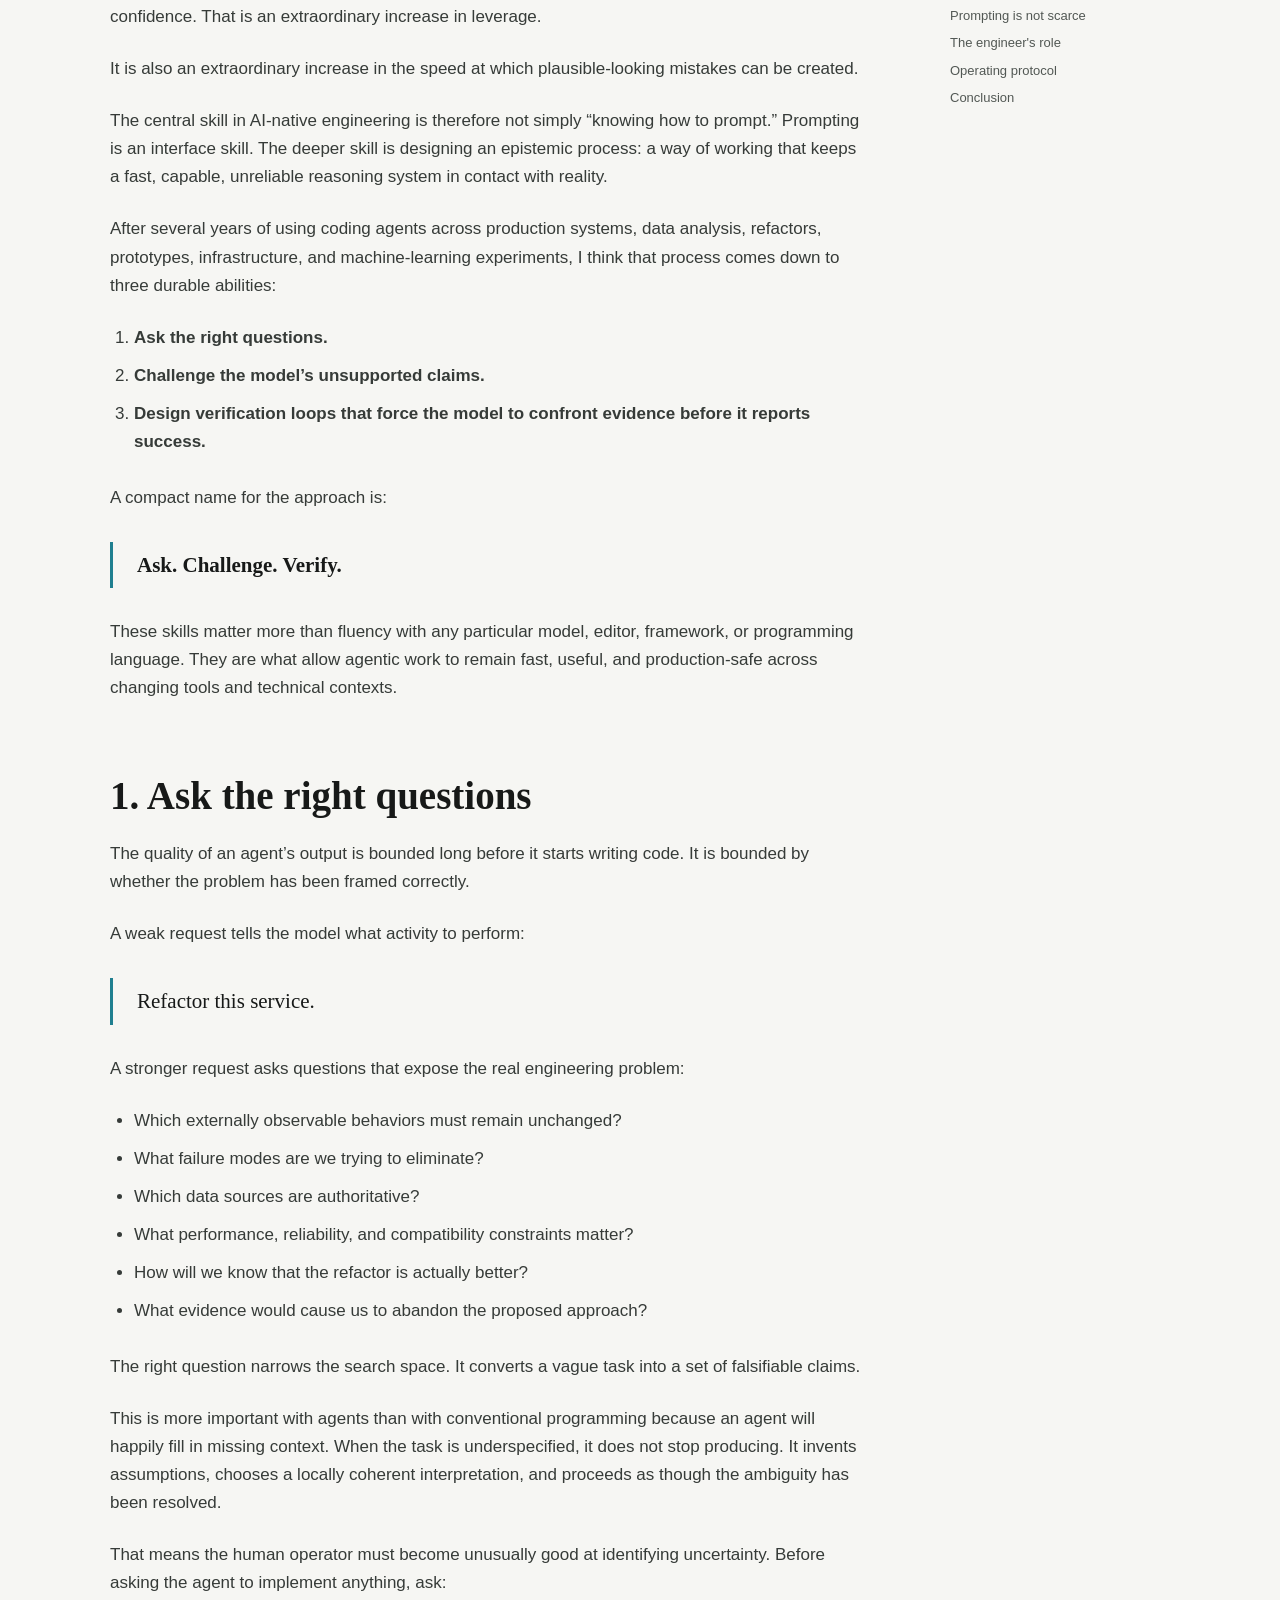
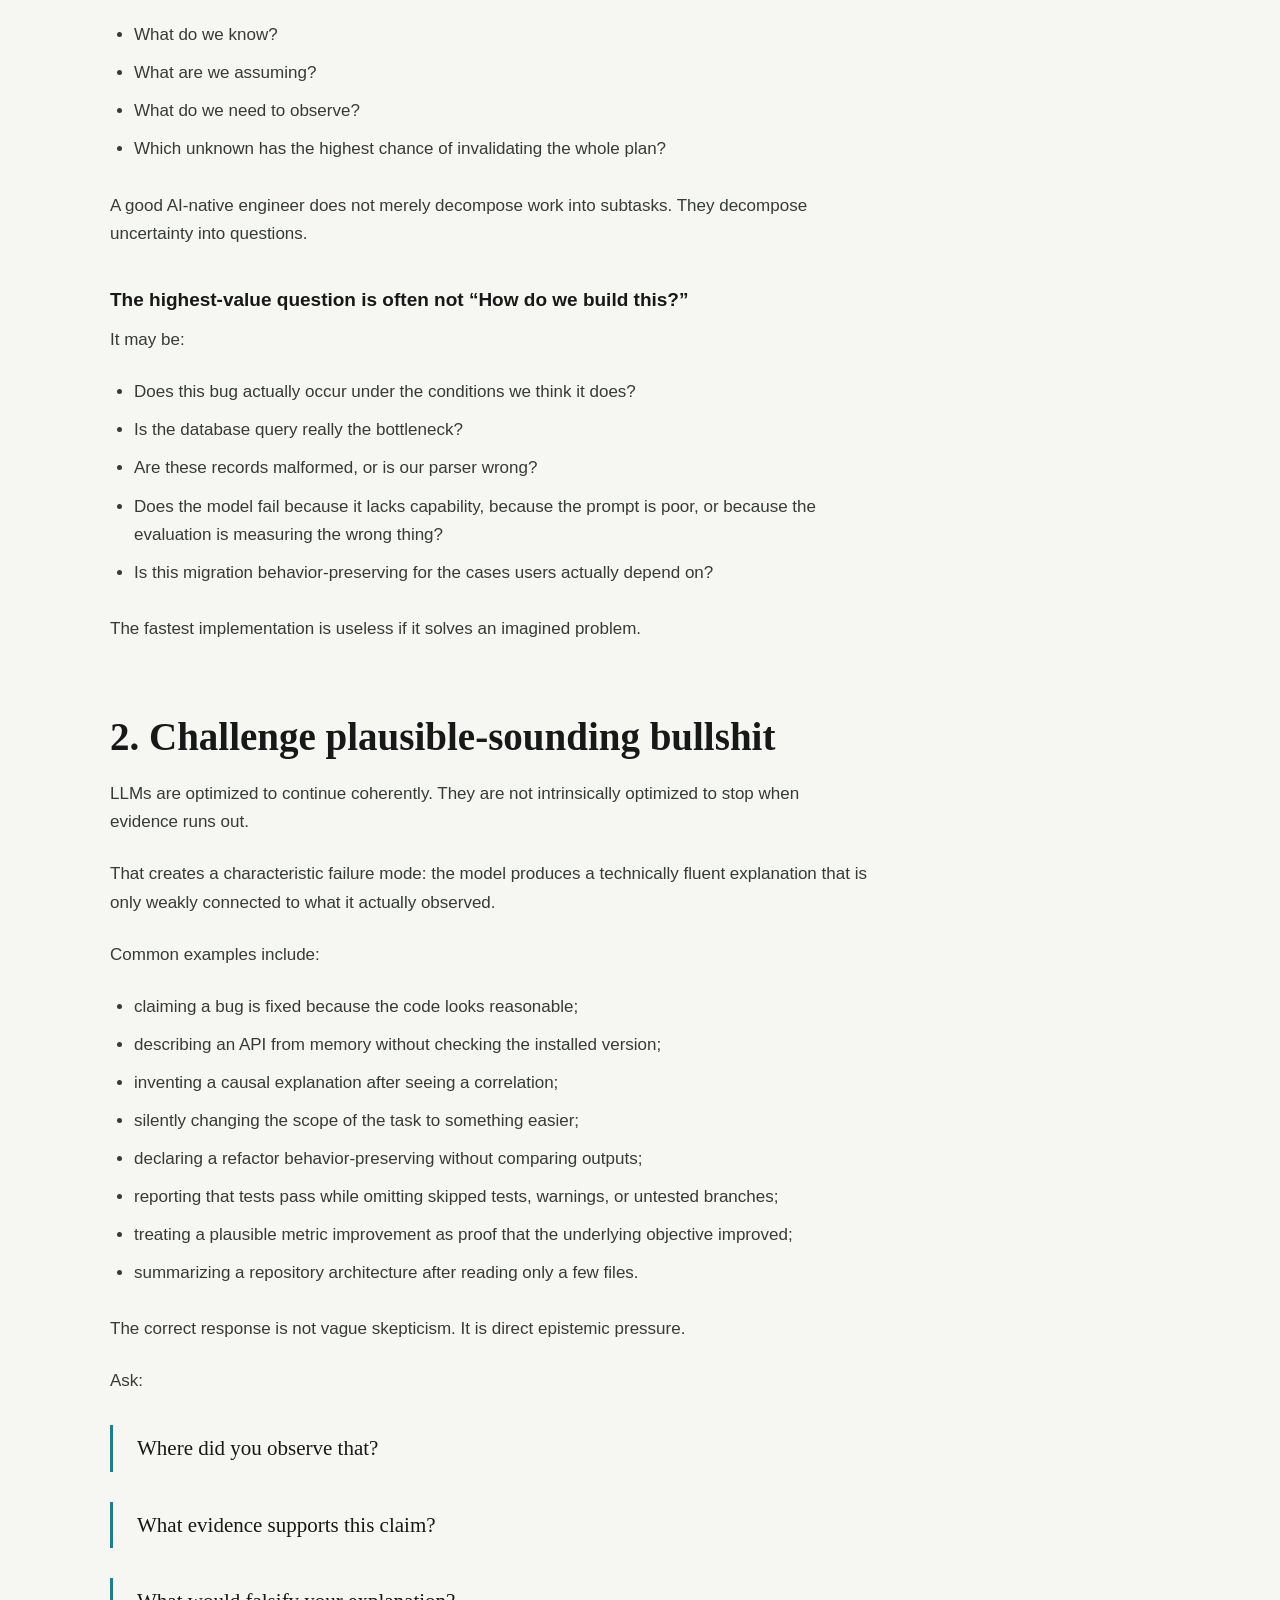
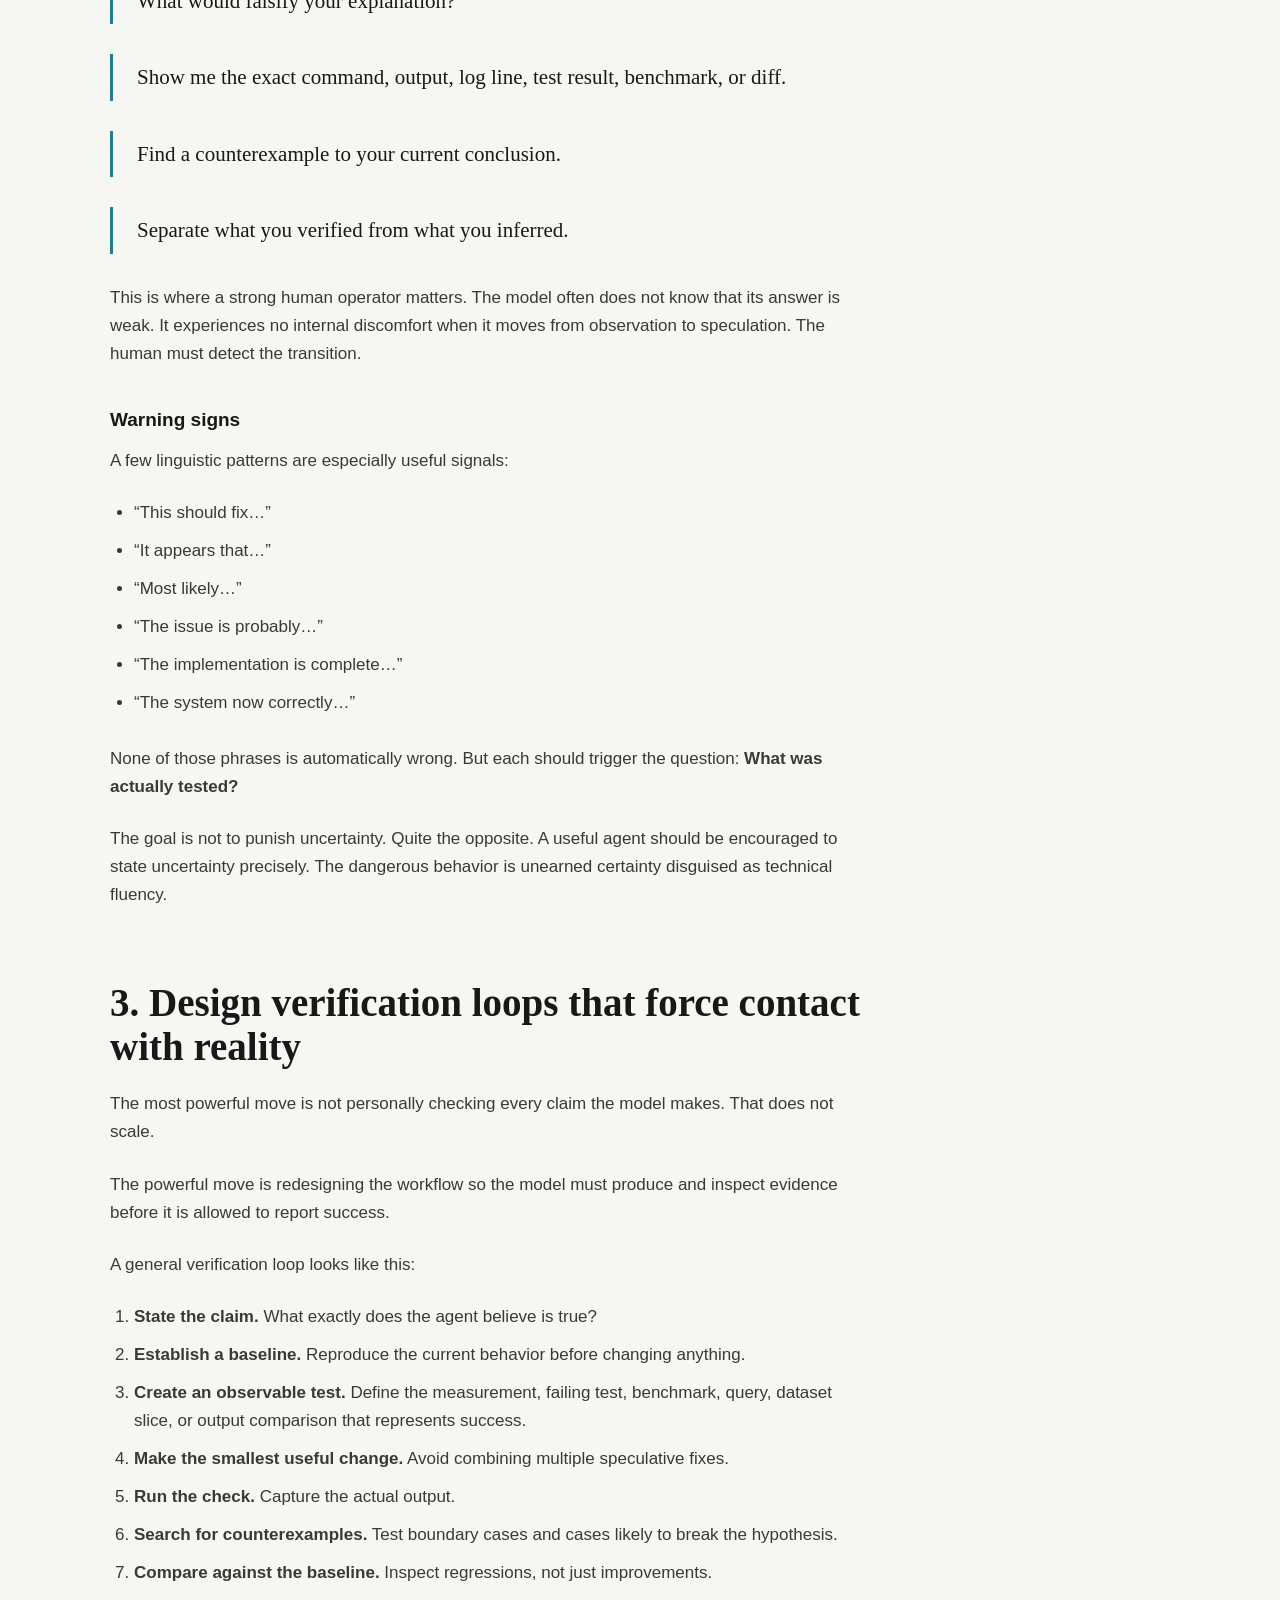
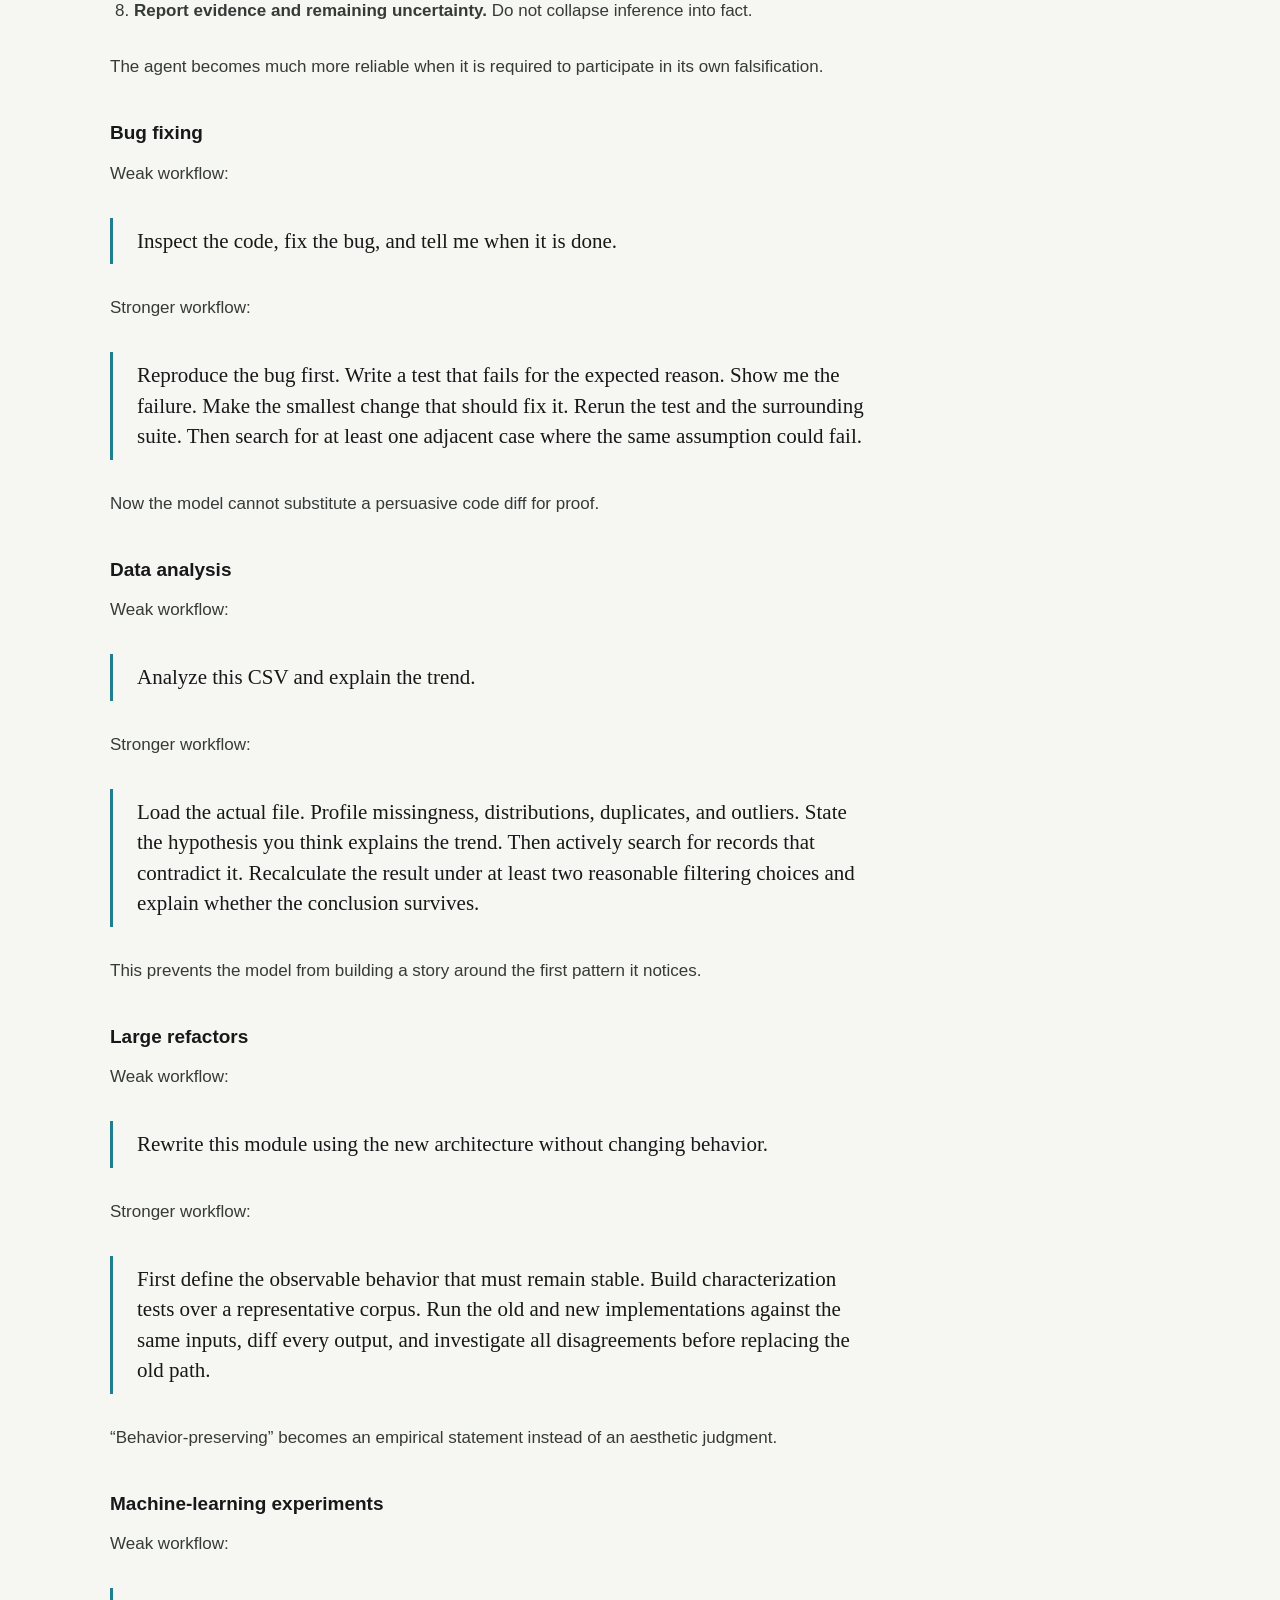
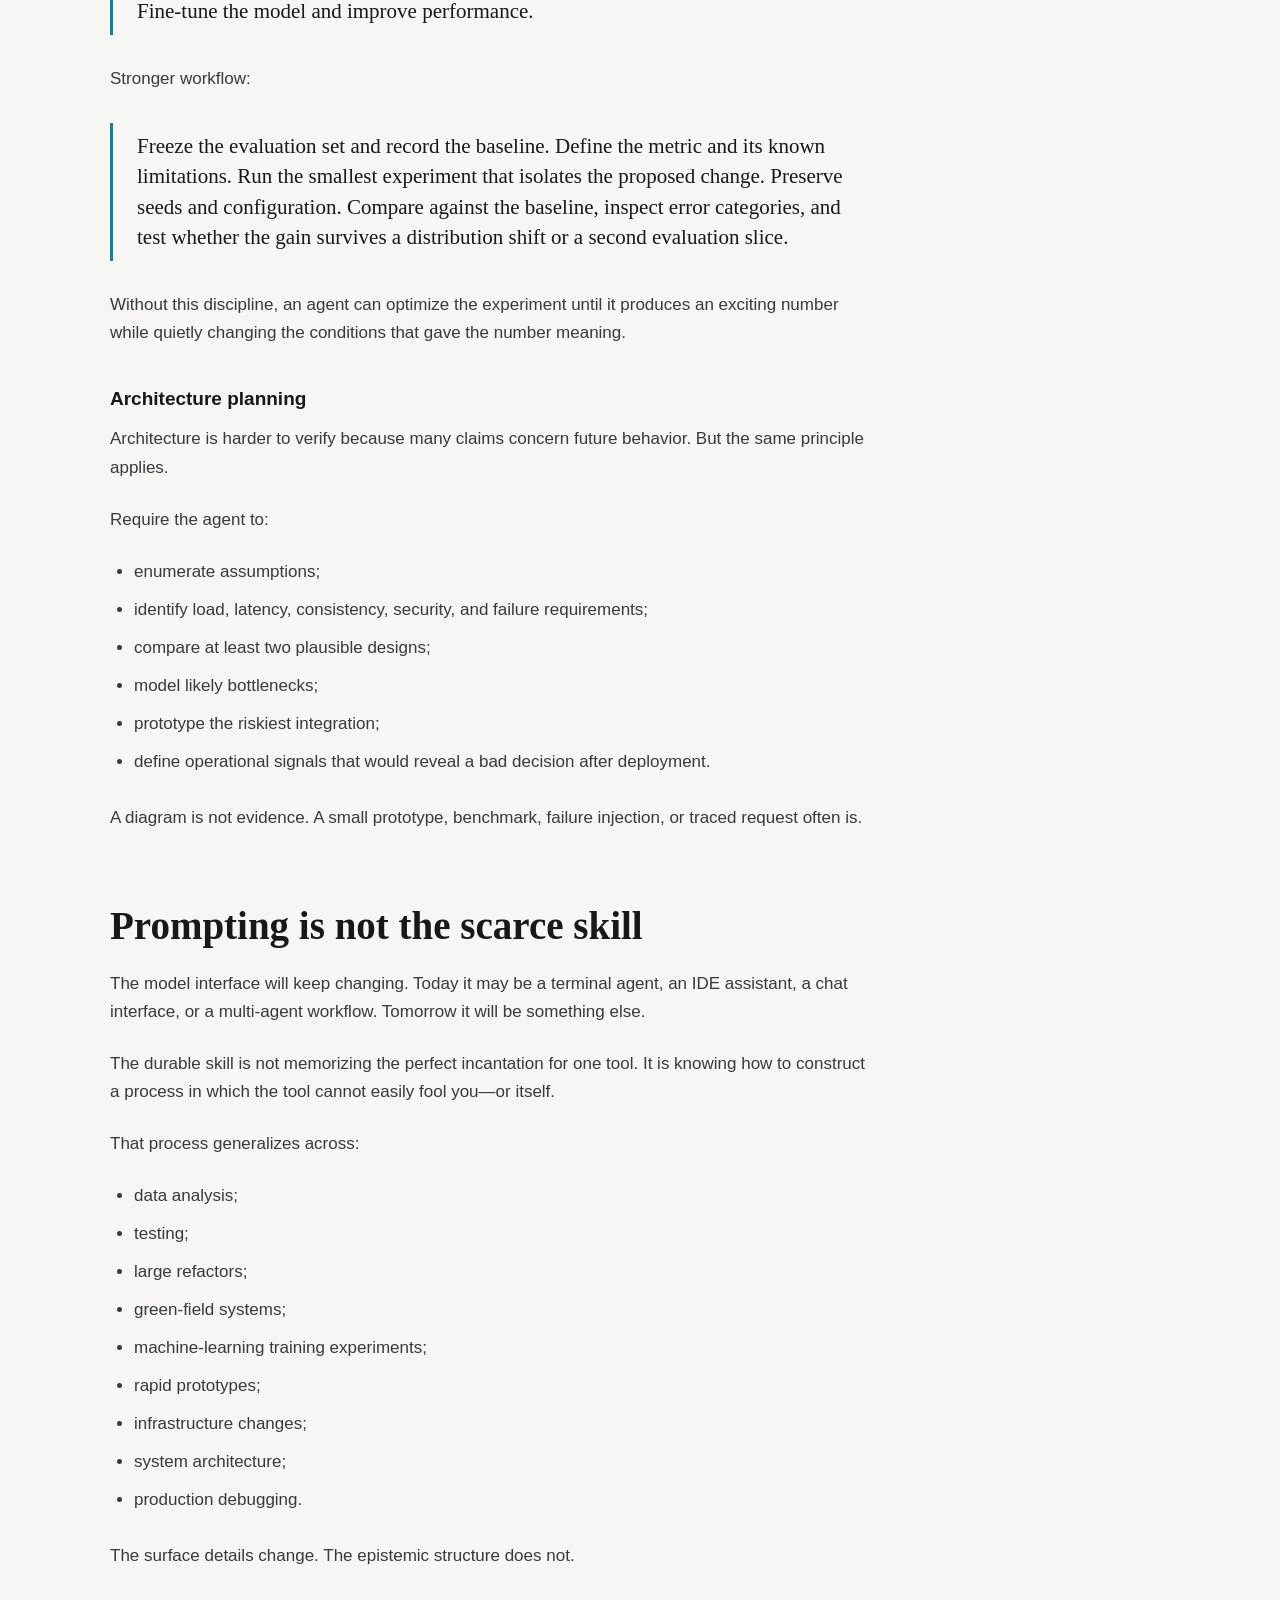
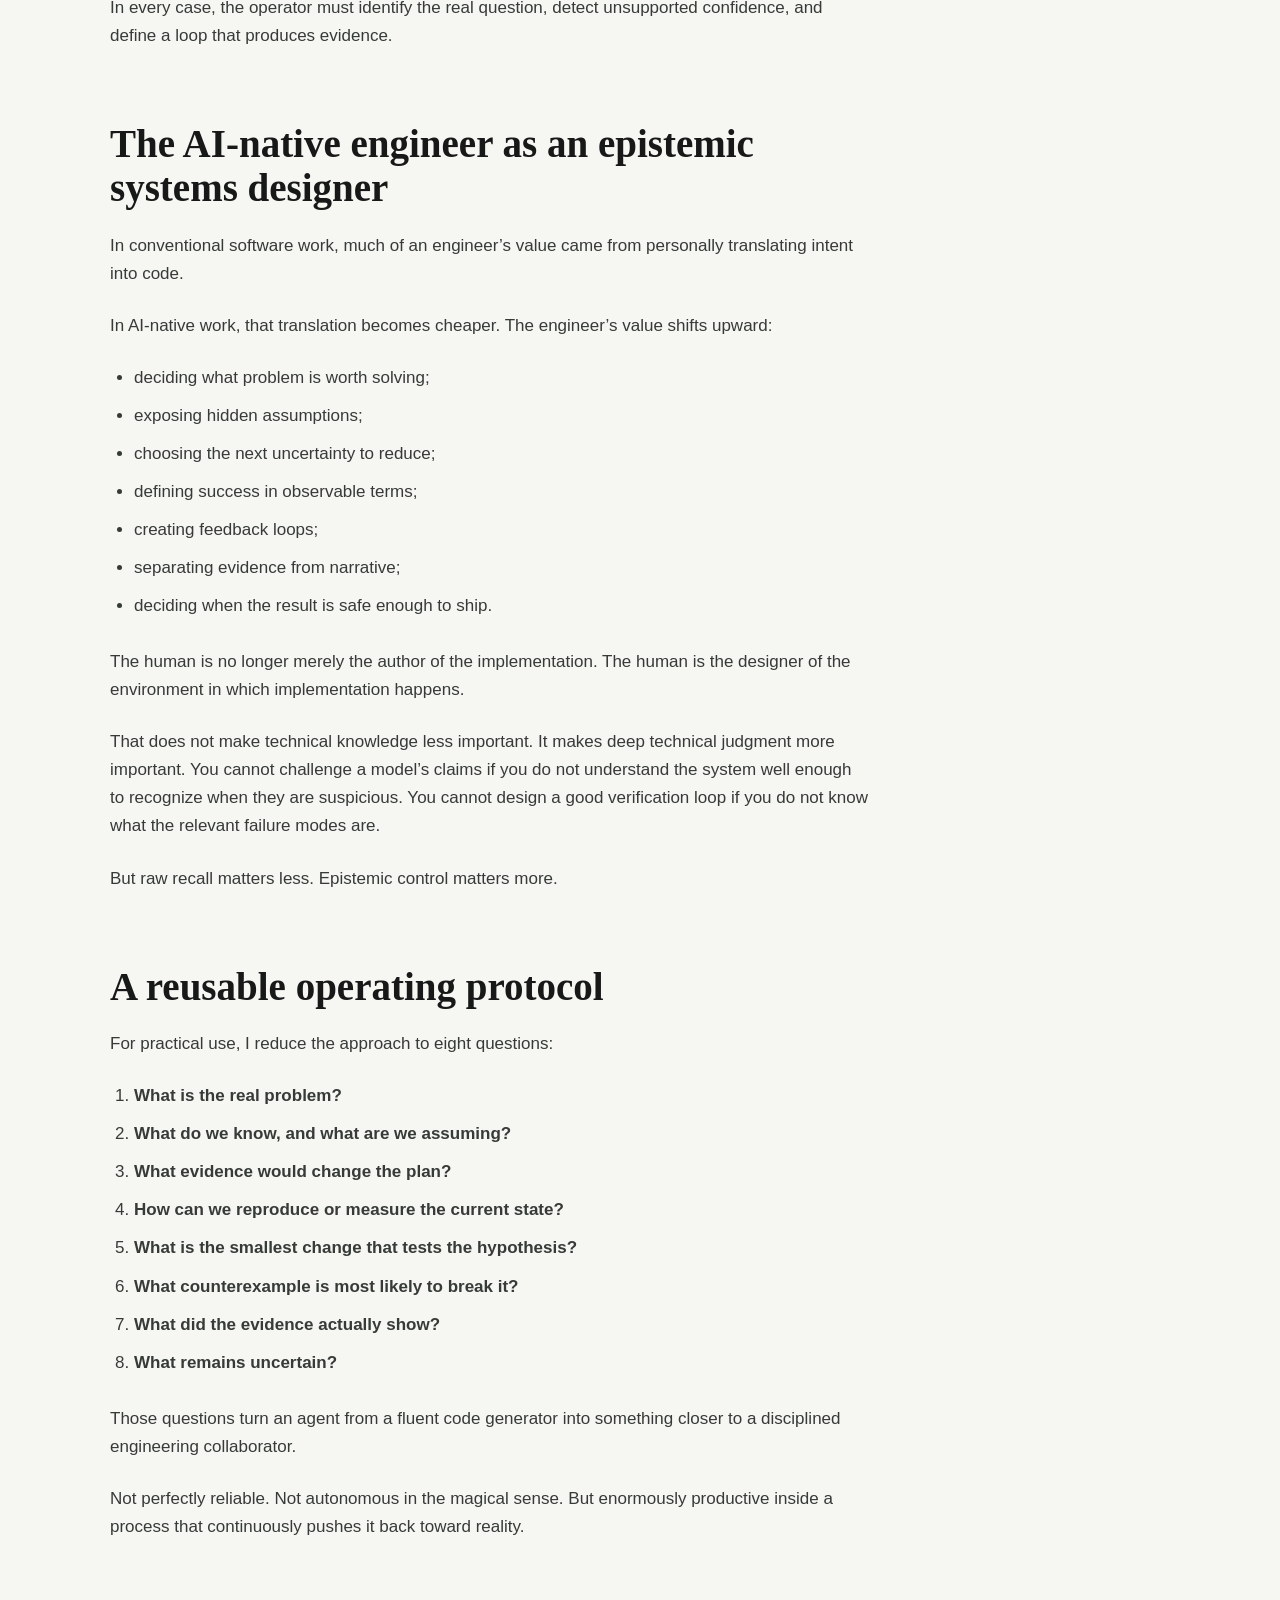
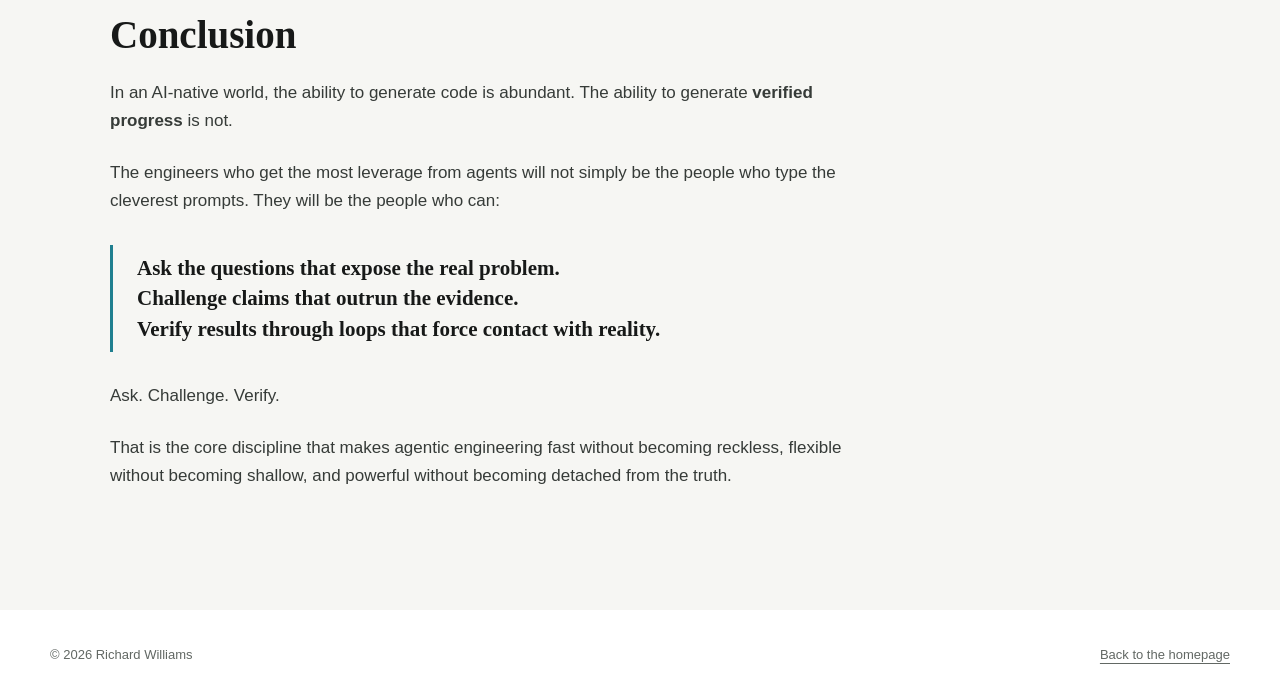
<file: writing/ask-challenge-verify/index.html>
<!DOCTYPE html>
<html lang="en">
<head>
  <meta charset="utf-8">
  <meta name="viewport" content="width=device-width, initial-scale=1">
  <title>Ask. Challenge. Verify. | Richard Williams</title>
  <meta name="description" content="In an AI-native engineering workflow, code generation is cheap. The scarce skills are asking the right questions, challenging unsupported claims, and designing verification loops that force agents to confront reality.">
  <meta name="author" content="Richard Williams">
  <meta property="og:type" content="article">
  <meta property="og:title" content="Ask. Challenge. Verify: The Three Skills That Matter in AI-Native Engineering">
  <meta property="og:description" content="AI has made code cheap. It has not made truth cheap.">
  <meta property="og:url" content="https://rwill128.github.io/writing/ask-challenge-verify/">
  <meta property="og:image" content="https://rwill128.github.io/assets/images/ask-challenge-verify.jpg">
  <meta property="og:image:width" content="1672">
  <meta property="og:image:height" content="941">
  <meta property="article:author" content="Richard Williams">
  <meta property="article:published_time" content="2026-08-11">
  <meta name="twitter:card" content="summary_large_image">
  <meta name="theme-color" content="#f6f6f3">
  <link rel="canonical" href="https://rwill128.github.io/writing/ask-challenge-verify/">
  <link rel="stylesheet" href="/assets/site.css?v=20260811-2">
</head>
<body>
  <a class="skip-link" href="#article">Skip to article</a>

  <header class="site-header">
    <div class="nav-shell">
      <a class="brand" href="/">Richard Williams</a>
      <nav class="site-nav" aria-label="Primary navigation">
        <a href="/#writing" aria-current="page">Writing</a>
        <a class="optional-nav" href="/#work">Work</a>
        <a href="https://github.com/rwill128" rel="me">GitHub</a>
      </nav>
    </div>
  </header>

  <main id="article">
    <header class="article-header">
      <div class="shell article-heading">
        <div class="article-kicker">
          <span>AI-native engineering</span>
          <span>Agentic workflows</span>
          <span>Verification</span>
        </div>
        <h1>Ask. Challenge. Verify.</h1>
        <p class="article-deck">The three skills that matter when fast, capable, unreliable agents can produce code more quickly than humans can inspect it.</p>
        <div class="article-byline">
          <span>By Richard Williams</span>
          <span>August 11, 2026</span>
          <span>10 minute read</span>
        </div>
      </div>
    </header>

    <figure class="article-hero editorial-hero">
      <img src="/assets/images/ask-challenge-verify.jpg" alt="An editorial collage moving from an ambiguous technical problem through code review to test results and measured evidence" width="1672" height="941">
    </figure>

    <section class="principle-band" aria-label="Ask, challenge, verify">
      <div class="wide-shell principle-grid">
        <div class="principle">
          <strong>Ask</strong>
          <span>Expose the real problem and the assumptions most likely to invalidate the plan.</span>
        </div>
        <div class="principle">
          <strong>Challenge</strong>
          <span>Press fluent claims until observation, inference, and uncertainty are separated.</span>
        </div>
        <div class="principle">
          <strong>Verify</strong>
          <span>Build empirical loops that make the agent produce evidence before reporting success.</span>
        </div>
      </div>
    </section>

    <div class="shell article-layout">
      <article class="article-body">
<p><strong>AI has made code cheap. It has not made truth cheap.</strong></p>
<p>A capable coding agent can produce thousands of lines of code, search a large repository, propose an architecture, generate tests, analyze a dataset, tune a model, and explain all of it with unnerving confidence. That is an extraordinary increase in leverage.</p>
<p>It is also an extraordinary increase in the speed at which plausible-looking mistakes can be created.</p>
<p>The central skill in AI-native engineering is therefore not simply “knowing how to prompt.” Prompting is an interface skill. The deeper skill is designing an epistemic process: a way of working that keeps a fast, capable, unreliable reasoning system in contact with reality.</p>
<p>After several years of using coding agents across production systems, data analysis, refactors, prototypes, infrastructure, and machine-learning experiments, I think that process comes down to three durable abilities:</p>
<ol>
<li><strong>Ask the right questions.</strong></li>
<li><strong>Challenge the model’s unsupported claims.</strong></li>
<li><strong>Design verification loops that force the model to confront evidence before it reports success.</strong></li>
</ol>
<p>A compact name for the approach is:</p>
<blockquote>
<p><strong>Ask. Challenge. Verify.</strong></p>
</blockquote>
<p>These skills matter more than fluency with any particular model, editor, framework, or programming language. They are what allow agentic work to remain fast, useful, and production-safe across changing tools and technical contexts.</p>
<h2 id="ask">1. Ask the right questions</h2>
<p>The quality of an agent’s output is bounded long before it starts writing code. It is bounded by whether the problem has been framed correctly.</p>
<p>A weak request tells the model what activity to perform:</p>
<blockquote>
<p>Refactor this service.</p>
</blockquote>
<p>A stronger request asks questions that expose the real engineering problem:</p>
<ul>
<li>Which externally observable behaviors must remain unchanged?</li>
<li>What failure modes are we trying to eliminate?</li>
<li>Which data sources are authoritative?</li>
<li>What performance, reliability, and compatibility constraints matter?</li>
<li>How will we know that the refactor is actually better?</li>
<li>What evidence would cause us to abandon the proposed approach?</li>
</ul>
<p>The right question narrows the search space. It converts a vague task into a set of falsifiable claims.</p>
<p>This is more important with agents than with conventional programming because an agent will happily fill in missing context. When the task is underspecified, it does not stop producing. It invents assumptions, chooses a locally coherent interpretation, and proceeds as though the ambiguity has been resolved.</p>
<p>That means the human operator must become unusually good at identifying uncertainty. Before asking the agent to implement anything, ask:</p>
<ul>
<li>What do we know?</li>
<li>What are we assuming?</li>
<li>What do we need to observe?</li>
<li>Which unknown has the highest chance of invalidating the whole plan?</li>
</ul>
<p>A good AI-native engineer does not merely decompose work into subtasks. They decompose uncertainty into questions.</p>
<h3>The highest-value question is often not “How do we build this?”</h3>
<p>It may be:</p>
<ul>
<li>Does this bug actually occur under the conditions we think it does?</li>
<li>Is the database query really the bottleneck?</li>
<li>Are these records malformed, or is our parser wrong?</li>
<li>Does the model fail because it lacks capability, because the prompt is poor, or because the evaluation is measuring the wrong thing?</li>
<li>Is this migration behavior-preserving for the cases users actually depend on?</li>
</ul>
<p>The fastest implementation is useless if it solves an imagined problem.</p>
<h2 id="challenge">2. Challenge plausible-sounding bullshit</h2>
<p>LLMs are optimized to continue coherently. They are not intrinsically optimized to stop when evidence runs out.</p>
<p>That creates a characteristic failure mode: the model produces a technically fluent explanation that is only weakly connected to what it actually observed.</p>
<p>Common examples include:</p>
<ul>
<li>claiming a bug is fixed because the code looks reasonable;</li>
<li>describing an API from memory without checking the installed version;</li>
<li>inventing a causal explanation after seeing a correlation;</li>
<li>silently changing the scope of the task to something easier;</li>
<li>declaring a refactor behavior-preserving without comparing outputs;</li>
<li>reporting that tests pass while omitting skipped tests, warnings, or untested branches;</li>
<li>treating a plausible metric improvement as proof that the underlying objective improved;</li>
<li>summarizing a repository architecture after reading only a few files.</li>
</ul>
<p>The correct response is not vague skepticism. It is direct epistemic pressure.</p>
<p>Ask:</p>
<blockquote>
<p>Where did you observe that?</p>
</blockquote>
<blockquote>
<p>What evidence supports this claim?</p>
</blockquote>
<blockquote>
<p>What would falsify your explanation?</p>
</blockquote>
<blockquote>
<p>Show me the exact command, output, log line, test result, benchmark, or diff.</p>
</blockquote>
<blockquote>
<p>Find a counterexample to your current conclusion.</p>
</blockquote>
<blockquote>
<p>Separate what you verified from what you inferred.</p>
</blockquote>
<p>This is where a strong human operator matters. The model often does not know that its answer is weak. It experiences no internal discomfort when it moves from observation to speculation. The human must detect the transition.</p>
<h3>Warning signs</h3>
<p>A few linguistic patterns are especially useful signals:</p>
<ul>
<li>“This should fix…”</li>
<li>“It appears that…”</li>
<li>“Most likely…”</li>
<li>“The issue is probably…”</li>
<li>“The implementation is complete…”</li>
<li>“The system now correctly…”</li>
</ul>
<p>None of those phrases is automatically wrong. But each should trigger the question: <strong>What was actually tested?</strong></p>
<p>The goal is not to punish uncertainty. Quite the opposite. A useful agent should be encouraged to state uncertainty precisely. The dangerous behavior is unearned certainty disguised as technical fluency.</p>
<h2 id="verify">3. Design verification loops that force contact with reality</h2>
<p>The most powerful move is not personally checking every claim the model makes. That does not scale.</p>
<p>The powerful move is redesigning the workflow so the model must produce and inspect evidence before it is allowed to report success.</p>
<p>A general verification loop looks like this:</p>
<ol>
<li><strong>State the claim.</strong> What exactly does the agent believe is true?</li>
<li><strong>Establish a baseline.</strong> Reproduce the current behavior before changing anything.</li>
<li><strong>Create an observable test.</strong> Define the measurement, failing test, benchmark, query, dataset slice, or output comparison that represents success.</li>
<li><strong>Make the smallest useful change.</strong> Avoid combining multiple speculative fixes.</li>
<li><strong>Run the check.</strong> Capture the actual output.</li>
<li><strong>Search for counterexamples.</strong> Test boundary cases and cases likely to break the hypothesis.</li>
<li><strong>Compare against the baseline.</strong> Inspect regressions, not just improvements.</li>
<li><strong>Report evidence and remaining uncertainty.</strong> Do not collapse inference into fact.</li>
</ol>
<p>The agent becomes much more reliable when it is required to participate in its own falsification.</p>
<h3>Bug fixing</h3>
<p>Weak workflow:</p>
<blockquote>
<p>Inspect the code, fix the bug, and tell me when it is done.</p>
</blockquote>
<p>Stronger workflow:</p>
<blockquote>
<p>Reproduce the bug first. Write a test that fails for the expected reason. Show me the failure. Make the smallest change that should fix it. Rerun the test and the surrounding suite. Then search for at least one adjacent case where the same assumption could fail.</p>
</blockquote>
<p>Now the model cannot substitute a persuasive code diff for proof.</p>
<h3>Data analysis</h3>
<p>Weak workflow:</p>
<blockquote>
<p>Analyze this CSV and explain the trend.</p>
</blockquote>
<p>Stronger workflow:</p>
<blockquote>
<p>Load the actual file. Profile missingness, distributions, duplicates, and outliers. State the hypothesis you think explains the trend. Then actively search for records that contradict it. Recalculate the result under at least two reasonable filtering choices and explain whether the conclusion survives.</p>
</blockquote>
<p>This prevents the model from building a story around the first pattern it notices.</p>
<h3>Large refactors</h3>
<p>Weak workflow:</p>
<blockquote>
<p>Rewrite this module using the new architecture without changing behavior.</p>
</blockquote>
<p>Stronger workflow:</p>
<blockquote>
<p>First define the observable behavior that must remain stable. Build characterization tests over a representative corpus. Run the old and new implementations against the same inputs, diff every output, and investigate all disagreements before replacing the old path.</p>
</blockquote>
<p>“Behavior-preserving” becomes an empirical statement instead of an aesthetic judgment.</p>
<h3>Machine-learning experiments</h3>
<p>Weak workflow:</p>
<blockquote>
<p>Fine-tune the model and improve performance.</p>
</blockquote>
<p>Stronger workflow:</p>
<blockquote>
<p>Freeze the evaluation set and record the baseline. Define the metric and its known limitations. Run the smallest experiment that isolates the proposed change. Preserve seeds and configuration. Compare against the baseline, inspect error categories, and test whether the gain survives a distribution shift or a second evaluation slice.</p>
</blockquote>
<p>Without this discipline, an agent can optimize the experiment until it produces an exciting number while quietly changing the conditions that gave the number meaning.</p>
<h3>Architecture planning</h3>
<p>Architecture is harder to verify because many claims concern future behavior. But the same principle applies.</p>
<p>Require the agent to:</p>
<ul>
<li>enumerate assumptions;</li>
<li>identify load, latency, consistency, security, and failure requirements;</li>
<li>compare at least two plausible designs;</li>
<li>model likely bottlenecks;</li>
<li>prototype the riskiest integration;</li>
<li>define operational signals that would reveal a bad decision after deployment.</li>
</ul>
<p>A diagram is not evidence. A small prototype, benchmark, failure injection, or traced request often is.</p>
<h2 id="prompting">Prompting is not the scarce skill</h2>
<p>The model interface will keep changing. Today it may be a terminal agent, an IDE assistant, a chat interface, or a multi-agent workflow. Tomorrow it will be something else.</p>
<p>The durable skill is not memorizing the perfect incantation for one tool. It is knowing how to construct a process in which the tool cannot easily fool you—or itself.</p>
<p>That process generalizes across:</p>
<ul>
<li>data analysis;</li>
<li>testing;</li>
<li>large refactors;</li>
<li>green-field systems;</li>
<li>machine-learning training experiments;</li>
<li>rapid prototypes;</li>
<li>infrastructure changes;</li>
<li>system architecture;</li>
<li>production debugging.</li>
</ul>
<p>The surface details change. The epistemic structure does not.</p>
<p>In every case, the operator must identify the real question, detect unsupported confidence, and define a loop that produces evidence.</p>
<h2 id="epistemic-designer">The AI-native engineer as an epistemic systems designer</h2>
<p>In conventional software work, much of an engineer’s value came from personally translating intent into code.</p>
<p>In AI-native work, that translation becomes cheaper. The engineer’s value shifts upward:</p>
<ul>
<li>deciding what problem is worth solving;</li>
<li>exposing hidden assumptions;</li>
<li>choosing the next uncertainty to reduce;</li>
<li>defining success in observable terms;</li>
<li>creating feedback loops;</li>
<li>separating evidence from narrative;</li>
<li>deciding when the result is safe enough to ship.</li>
</ul>
<p>The human is no longer merely the author of the implementation. The human is the designer of the environment in which implementation happens.</p>
<p>That does not make technical knowledge less important. It makes deep technical judgment more important. You cannot challenge a model’s claims if you do not understand the system well enough to recognize when they are suspicious. You cannot design a good verification loop if you do not know what the relevant failure modes are.</p>
<p>But raw recall matters less. Epistemic control matters more.</p>
<h2 id="protocol">A reusable operating protocol</h2>
<p>For practical use, I reduce the approach to eight questions:</p>
<ol>
<li><strong>What is the real problem?</strong></li>
<li><strong>What do we know, and what are we assuming?</strong></li>
<li><strong>What evidence would change the plan?</strong></li>
<li><strong>How can we reproduce or measure the current state?</strong></li>
<li><strong>What is the smallest change that tests the hypothesis?</strong></li>
<li><strong>What counterexample is most likely to break it?</strong></li>
<li><strong>What did the evidence actually show?</strong></li>
<li><strong>What remains uncertain?</strong></li>
</ol>
<p>Those questions turn an agent from a fluent code generator into something closer to a disciplined engineering collaborator.</p>
<p>Not perfectly reliable. Not autonomous in the magical sense. But enormously productive inside a process that continuously pushes it back toward reality.</p>
<h2 id="conclusion">Conclusion</h2>
<p>In an AI-native world, the ability to generate code is abundant. The ability to generate <strong>verified progress</strong> is not.</p>
<p>The engineers who get the most leverage from agents will not simply be the people who type the cleverest prompts. They will be the people who can:</p>
<blockquote>
<p><strong>Ask the questions that expose the real problem.</strong></p>
<p><strong>Challenge claims that outrun the evidence.</strong></p>
<p><strong>Verify results through loops that force contact with reality.</strong></p>
</blockquote>
<p>Ask. Challenge. Verify.</p>
<p>That is the core discipline that makes agentic engineering fast without becoming reckless, flexible without becoming shallow, and powerful without becoming detached from the truth.</p>

      </article>

      <aside class="article-aside" aria-label="Article contents">
        <p>Contents</p>
        <ol>
          <li><a href="#ask">Ask the right questions</a></li>
          <li><a href="#challenge">Challenge unsupported claims</a></li>
          <li><a href="#verify">Design verification loops</a></li>
          <li><a href="#prompting">Prompting is not scarce</a></li>
          <li><a href="#epistemic-designer">The engineer's role</a></li>
          <li><a href="#protocol">Operating protocol</a></li>
          <li><a href="#conclusion">Conclusion</a></li>
        </ol>
      </aside>
    </div>
  </main>

  <footer class="site-footer">
    <div class="shell footer-grid">
      <span>&copy; 2026 Richard Williams</span>
      <a href="/">Back to the homepage</a>
    </div>
  </footer>
</body>
</html>
</file>
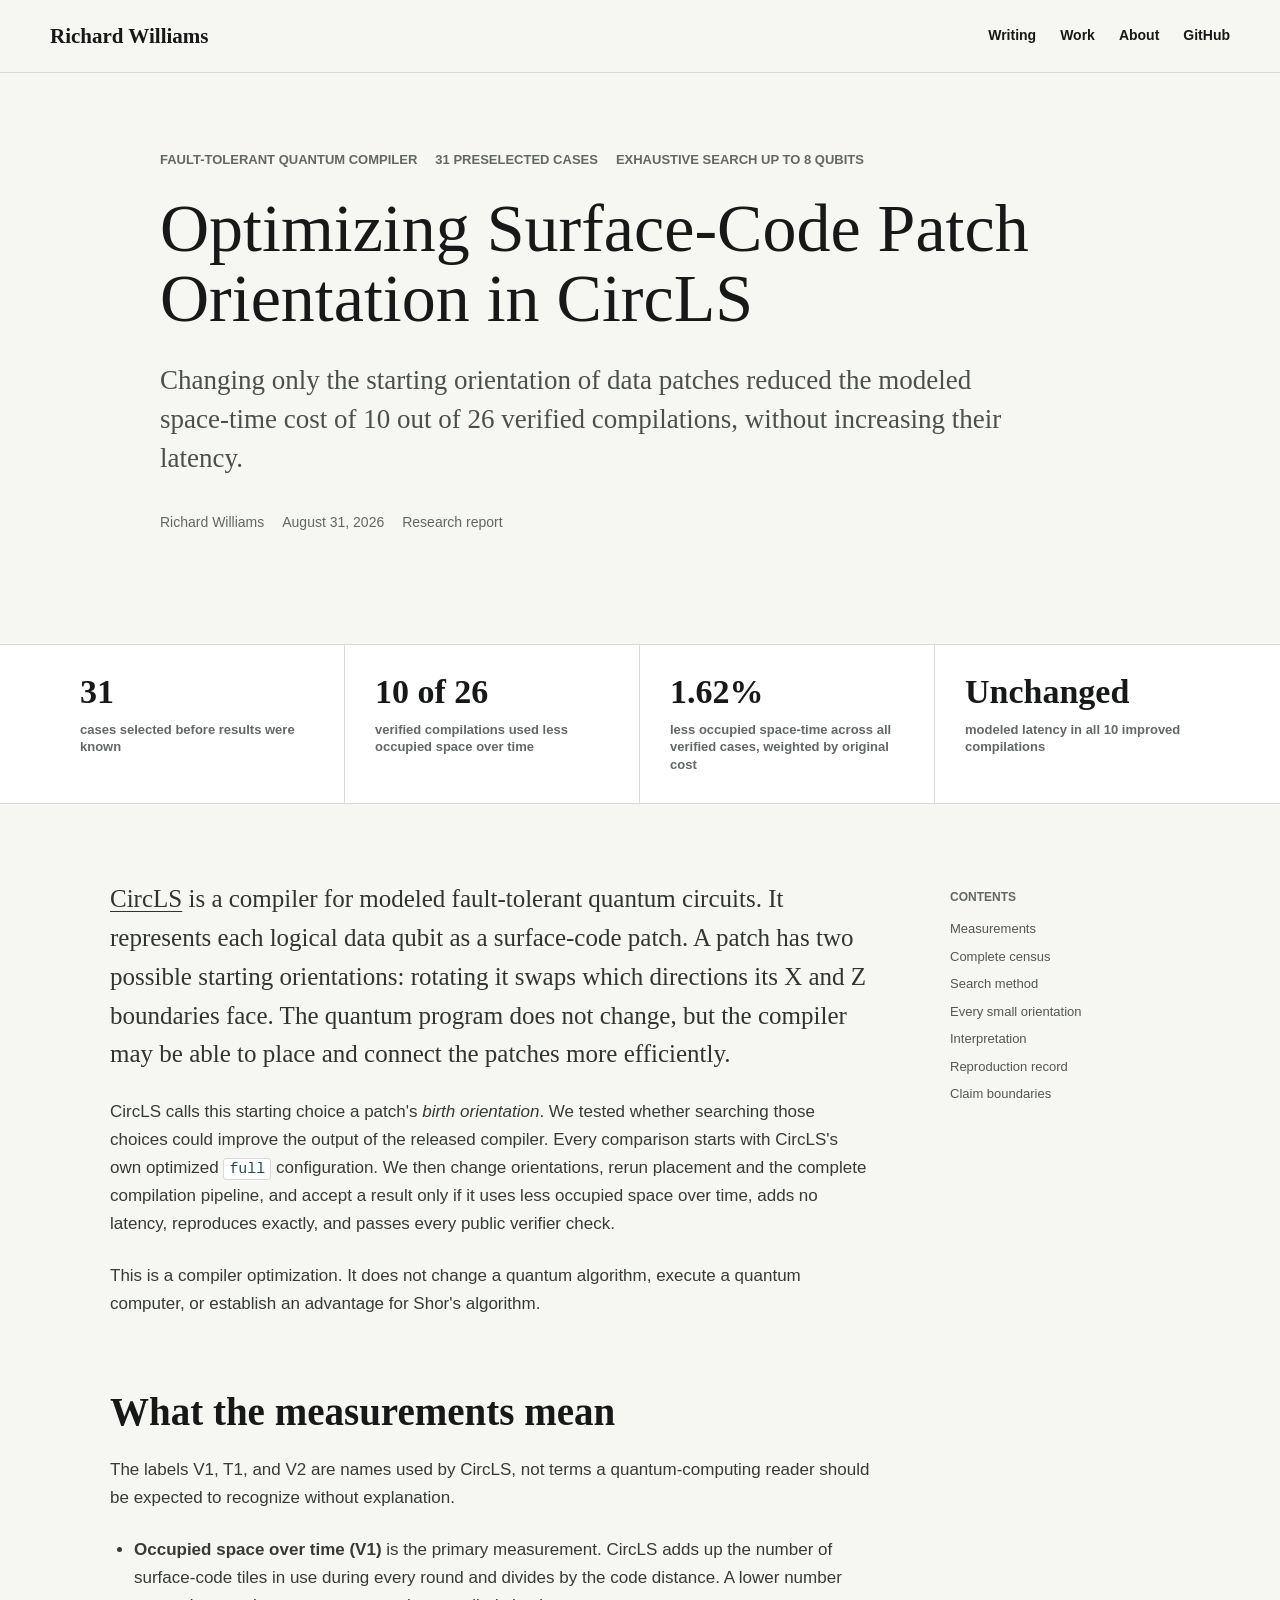
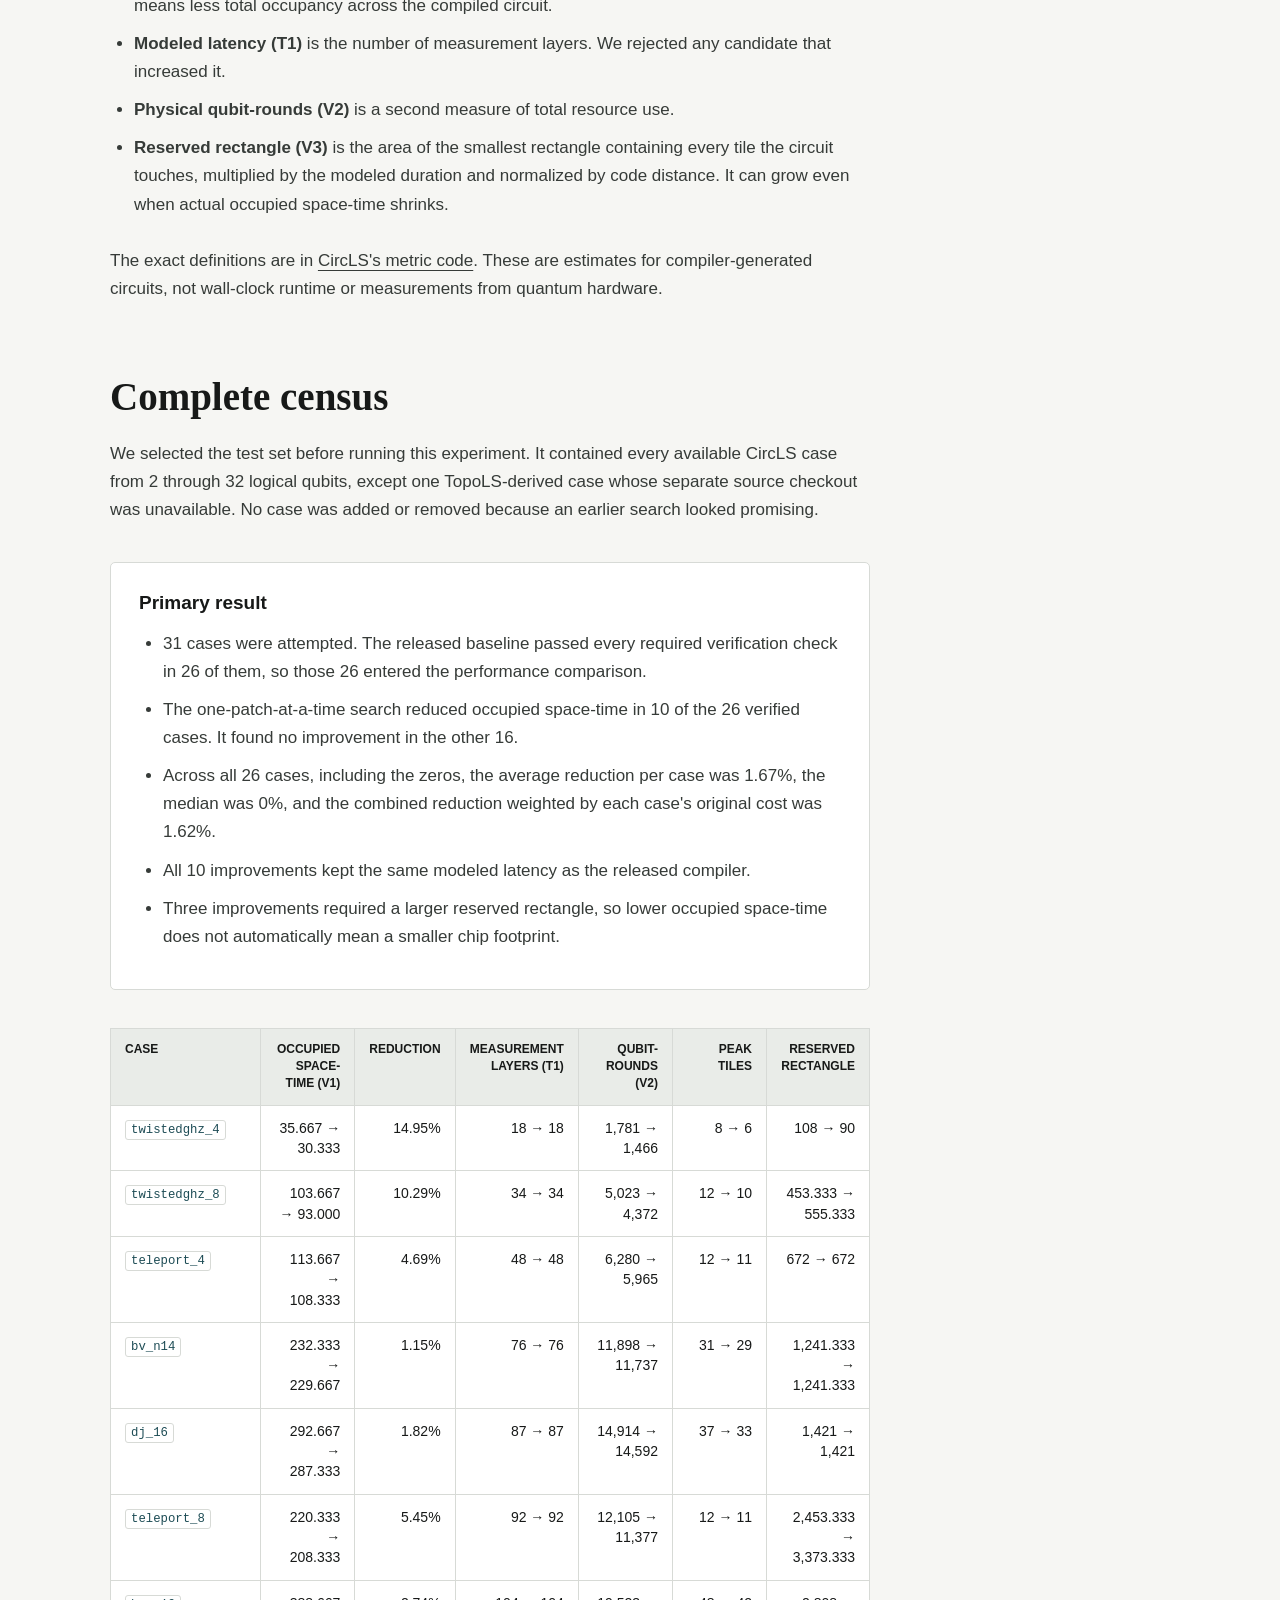
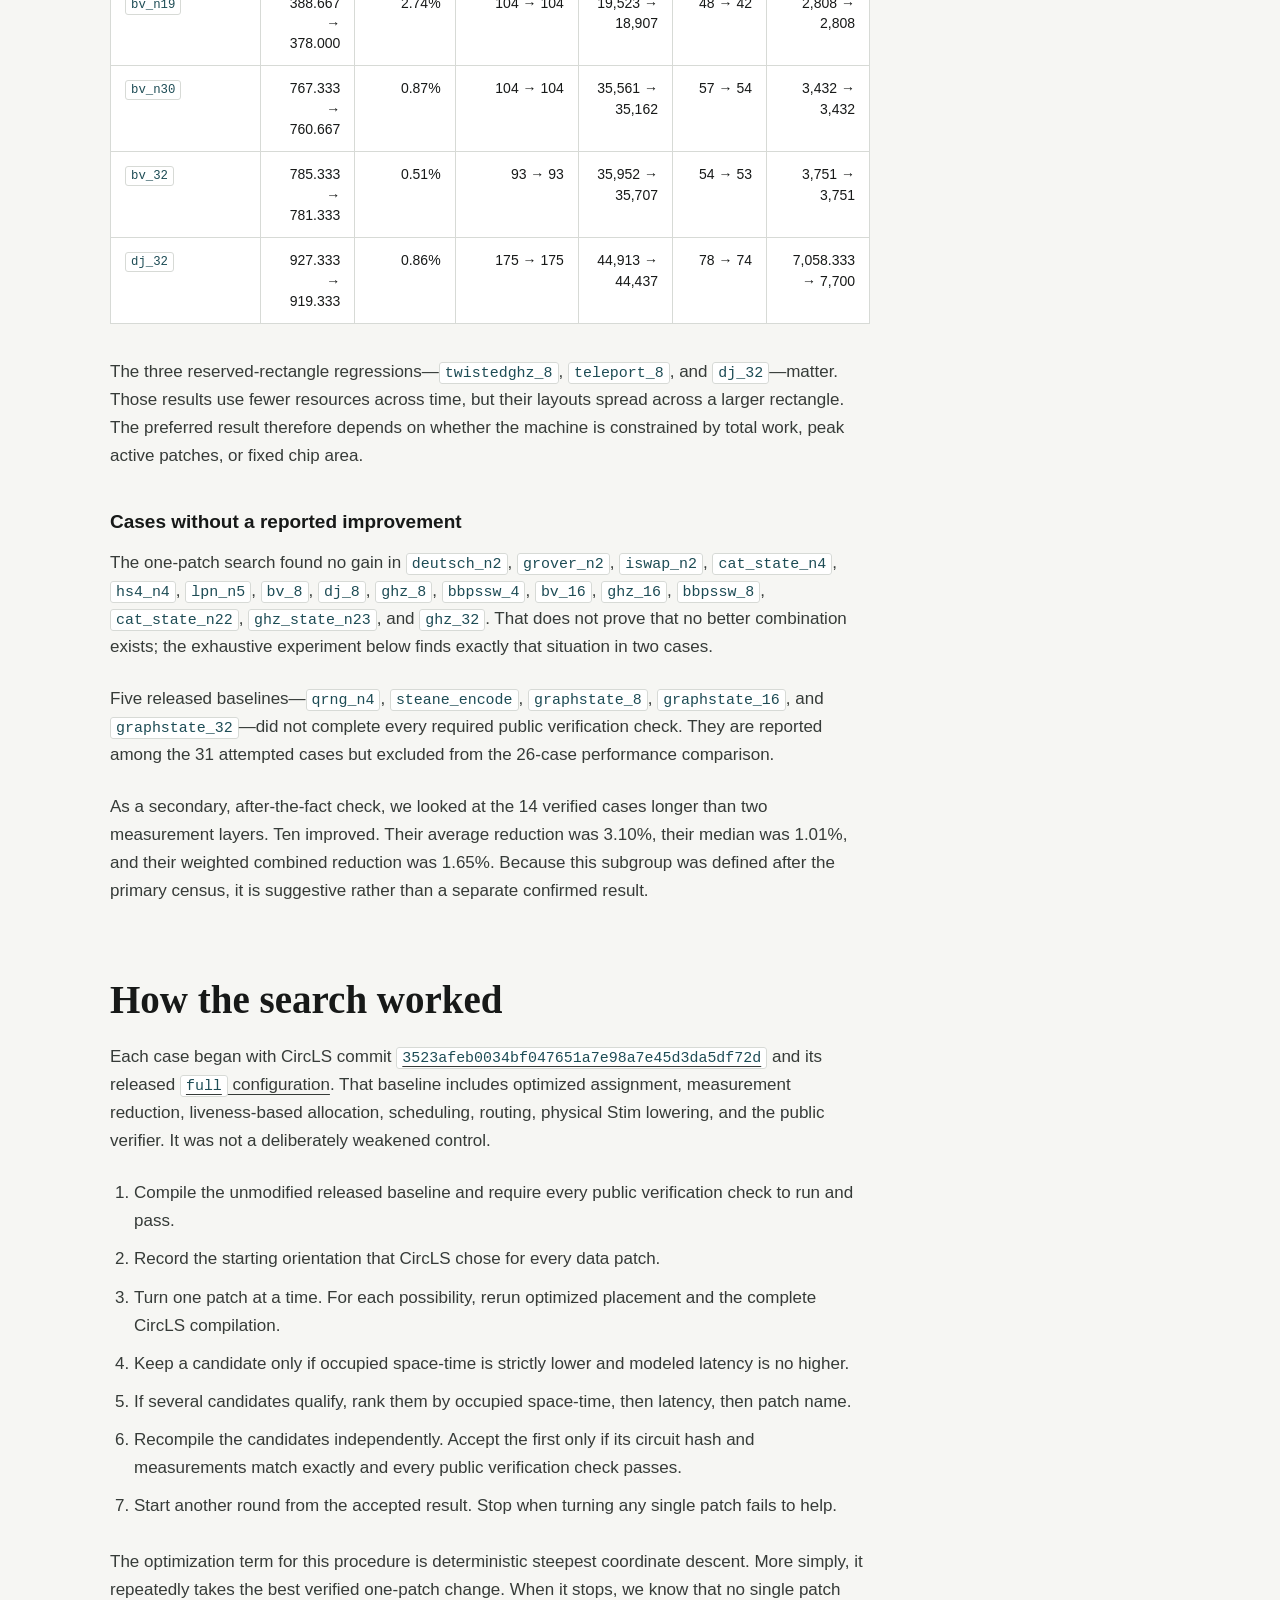
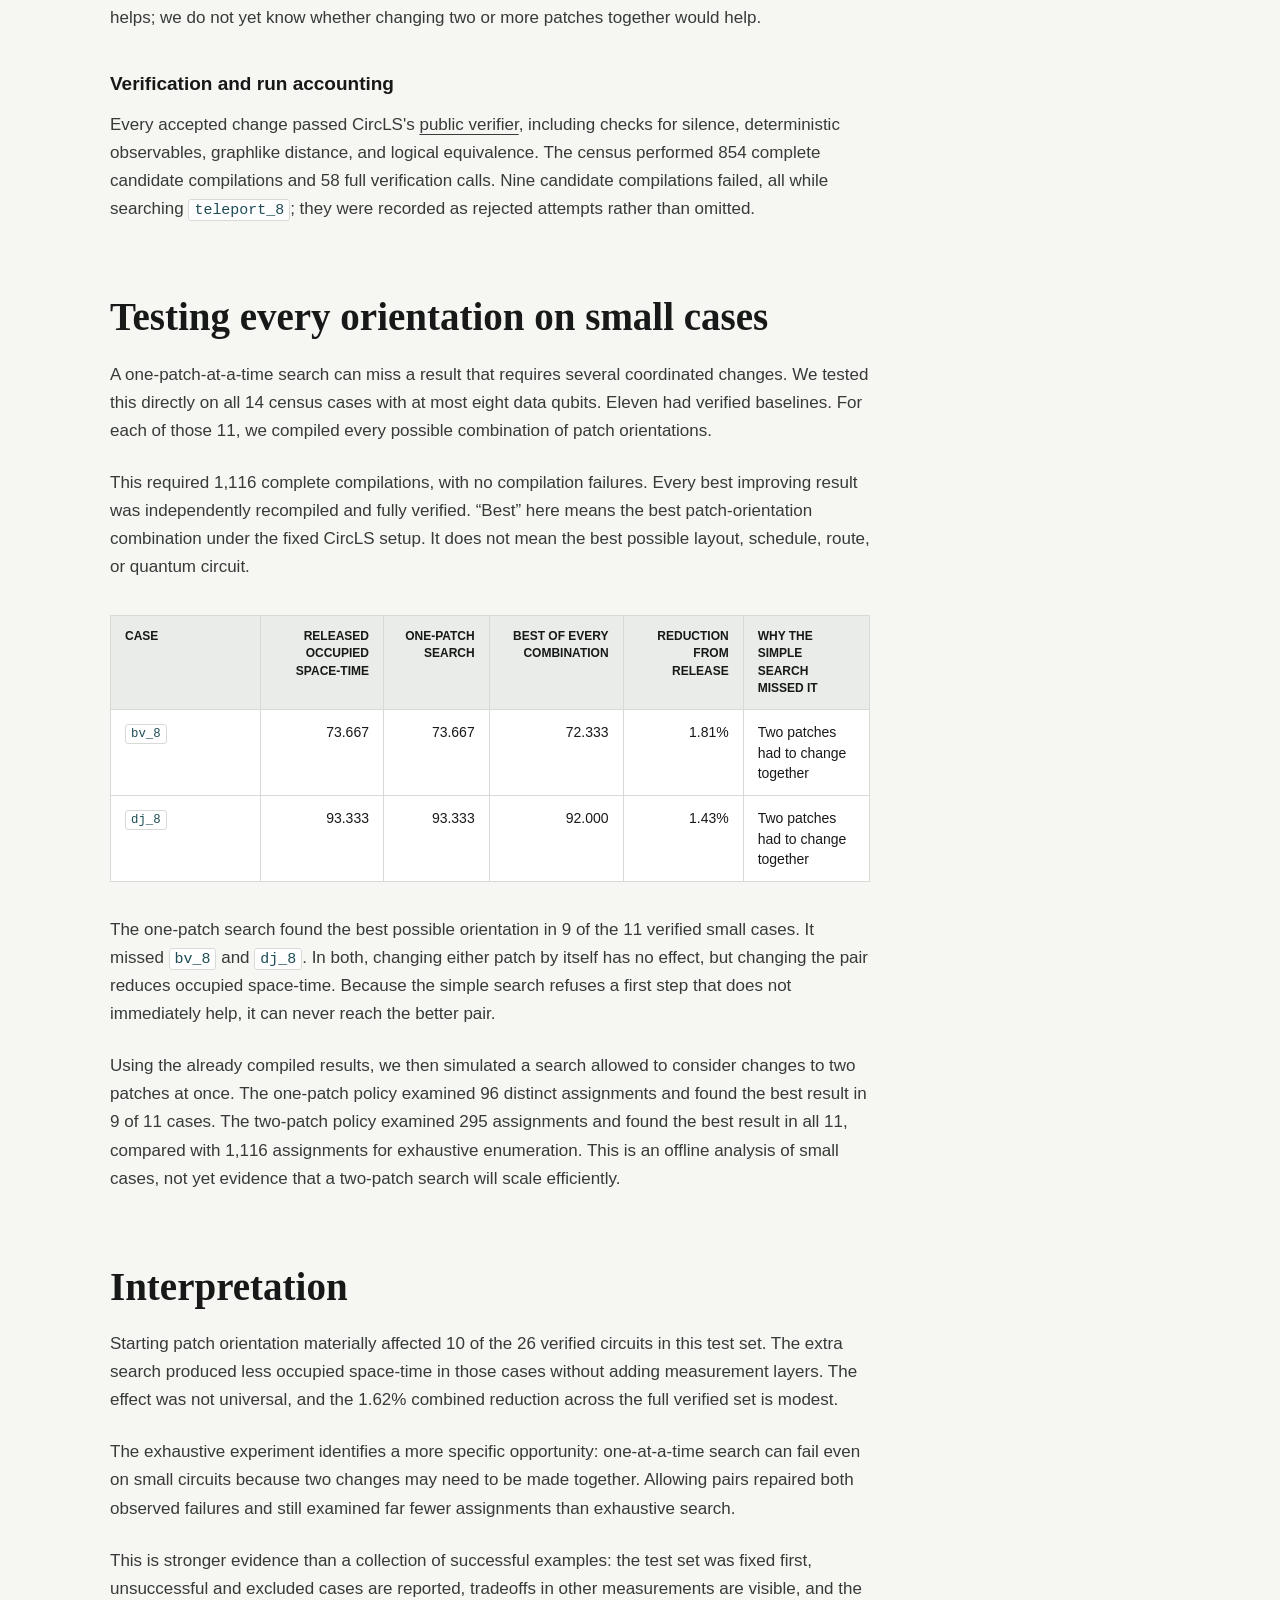
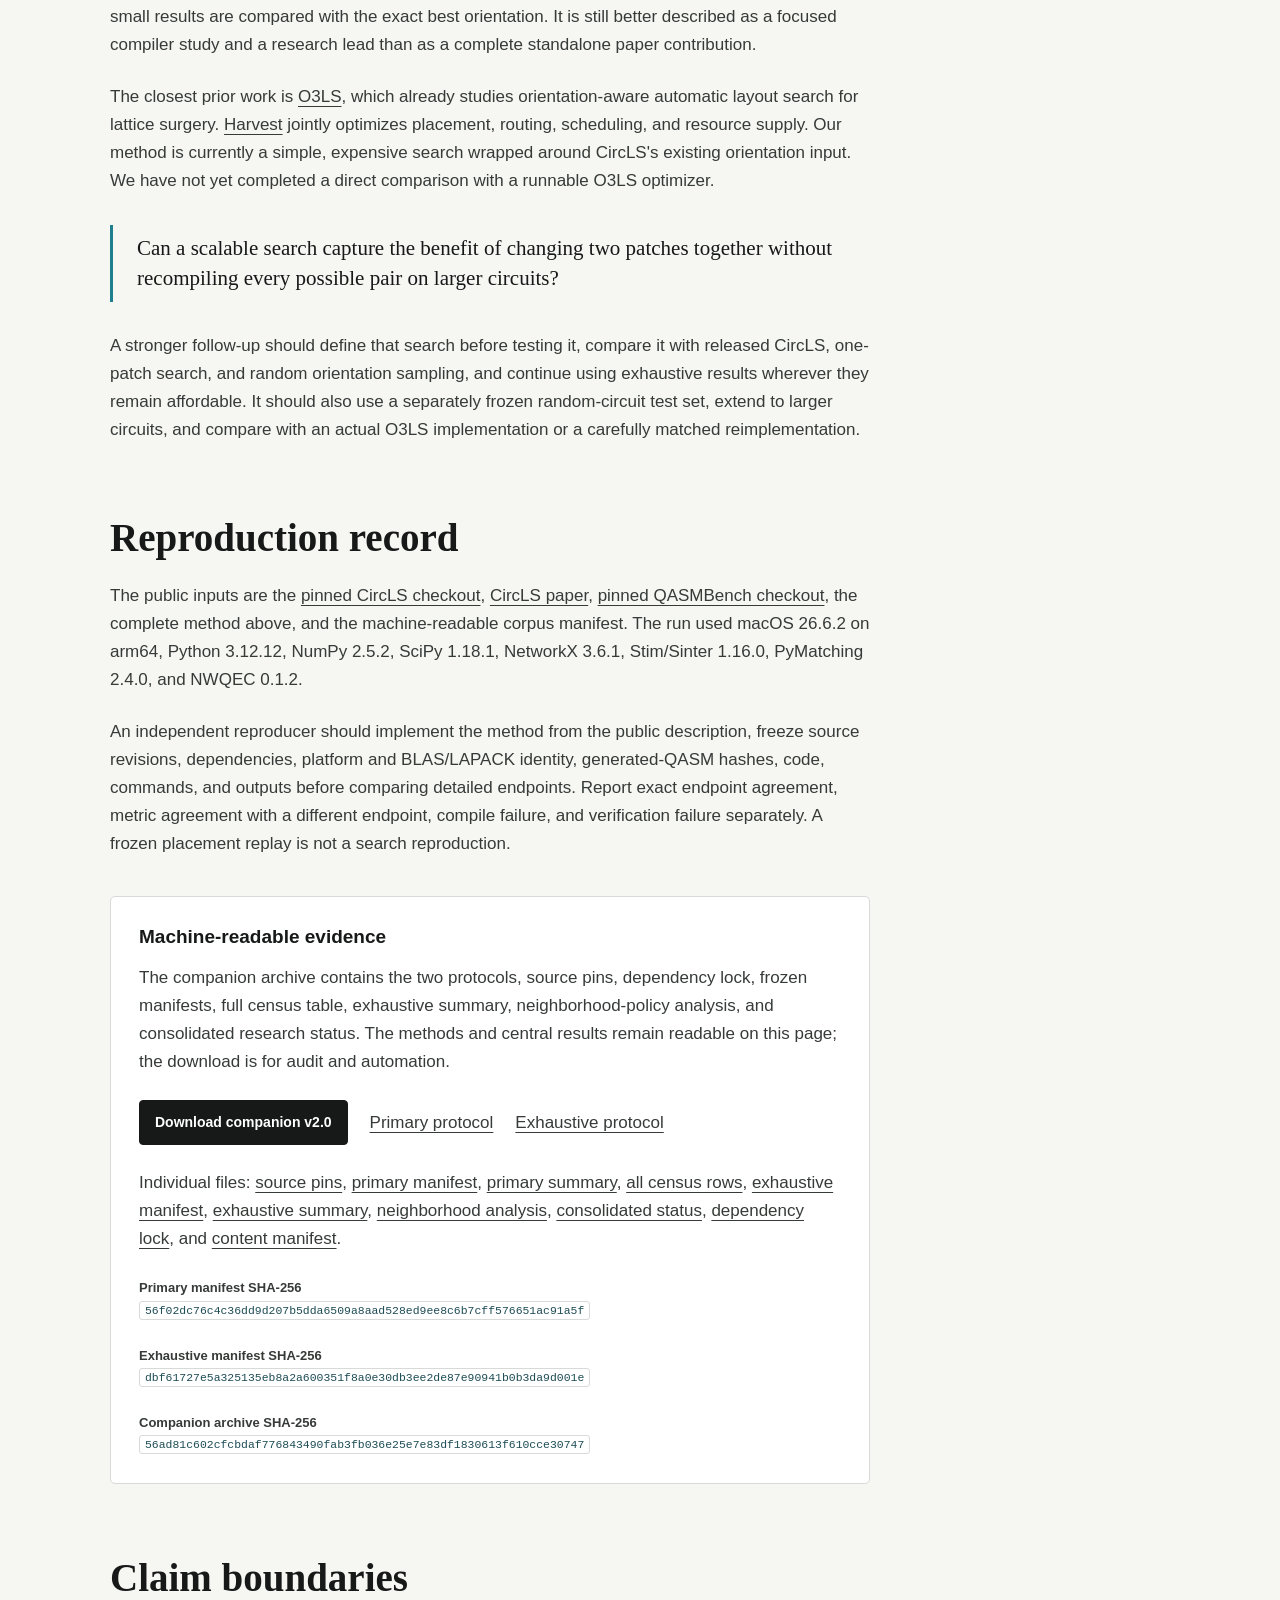
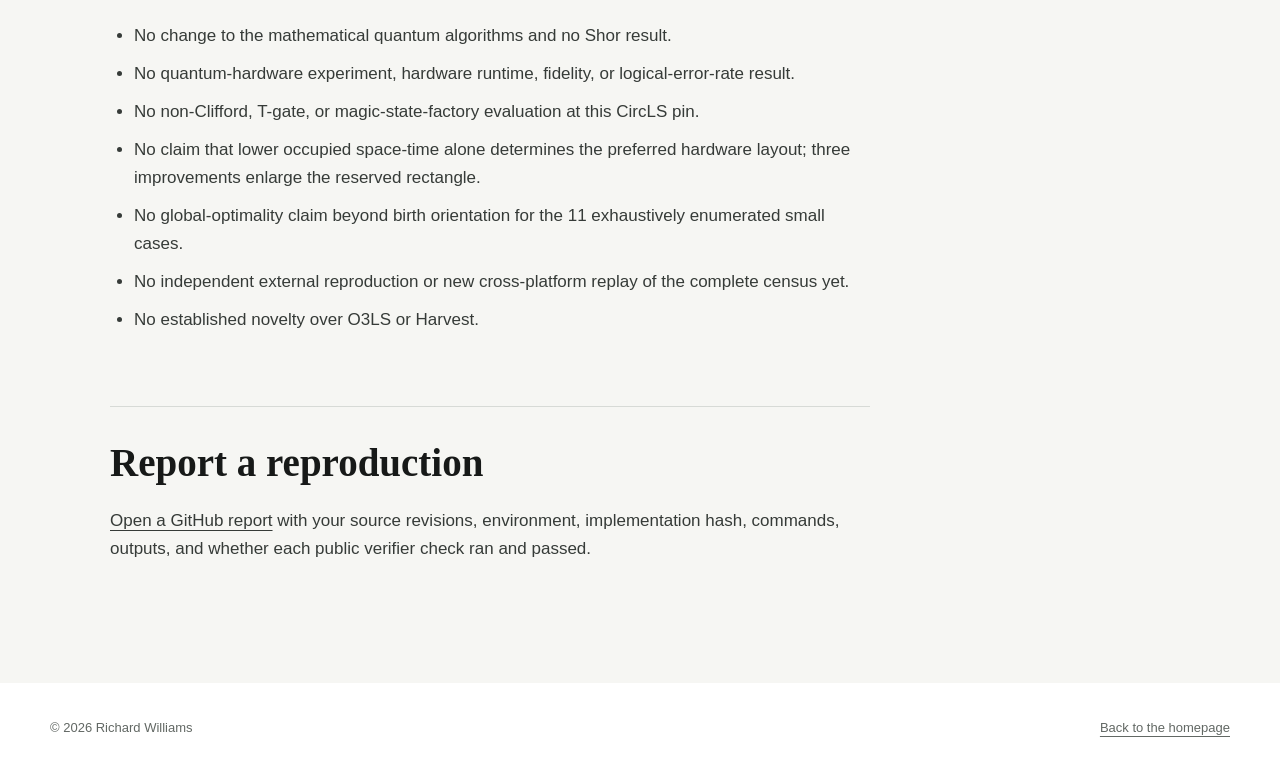
<file: writing/circls-orientation-clean-room/index.html>
<!DOCTYPE html>
<html lang="en">
<head>
  <meta charset="utf-8">
  <meta name="viewport" content="width=device-width, initial-scale=1">
  <title>Optimizing Surface-Code Patch Orientation in CircLS | Richard Williams</title>
  <meta name="description" content="A 31-case study of whether choosing better starting orientations for surface-code patches reduces the space-time cost of circuits compiled by CircLS.">
  <meta name="author" content="Richard Williams">
  <meta property="og:type" content="article">
  <meta property="og:title" content="Optimizing Surface-Code Patch Orientation in CircLS">
  <meta property="og:description" content="Ten of 26 verified circuits used less occupied space over time with unchanged modeled latency; exhaustive small cases show where one-at-a-time search fails.">
  <meta property="og:url" content="https://rwill128.github.io/writing/circls-orientation-clean-room/">
  <meta name="twitter:card" content="summary">
  <meta name="theme-color" content="#f6f6f3">
  <link rel="canonical" href="https://rwill128.github.io/writing/circls-orientation-clean-room/">
  <link rel="icon" href="data:,">
  <link rel="stylesheet" href="/assets/site.css?v=20260824-1">
</head>
<body>
  <a class="skip-link" href="#main">Skip to content</a>

  <header class="site-header">
    <div class="nav-shell">
      <a class="brand" href="/">Richard Williams</a>
      <nav class="site-nav" aria-label="Primary navigation">
        <a href="/#writing">Writing</a>
        <a href="/#work">Work</a>
        <a class="optional-nav" href="/#about">About</a>
        <a href="https://github.com/rwill128" rel="me">GitHub</a>
      </nav>
    </div>
  </header>

  <main id="main">
    <header class="article-header">
      <div class="shell article-heading">
        <div class="article-kicker">
          <span>Fault-tolerant quantum compiler</span>
          <span>31 preselected cases</span>
          <span>Exhaustive search up to 8 qubits</span>
        </div>
        <h1>Optimizing Surface-Code Patch Orientation in CircLS</h1>
        <p class="article-deck">Changing only the starting orientation of data patches reduced the modeled space-time cost of 10 out of 26 verified compilations, without increasing their latency.</p>
        <div class="article-byline">
          <span>Richard Williams</span>
          <time datetime="2026-08-31">August 31, 2026</time>
          <span>Research report</span>
        </div>
      </div>
    </header>

    <section class="metric-band" aria-label="Primary results">
      <div class="wide-shell metric-grid">
        <div class="metric">
          <strong>31</strong>
          <span>cases selected before results were known</span>
        </div>
        <div class="metric">
          <strong>10 of 26</strong>
          <span>verified compilations used less occupied space over time</span>
        </div>
        <div class="metric">
          <strong>1.62%</strong>
          <span>less occupied space-time across all verified cases, weighted by original cost</span>
        </div>
        <div class="metric">
          <strong>Unchanged</strong>
          <span>modeled latency in all 10 improved compilations</span>
        </div>
      </div>
    </section>

    <div class="shell article-layout">
      <article class="article-body">
        <p><a href="https://arxiv.org/abs/2608.23819">CircLS</a> is a compiler for modeled fault-tolerant quantum circuits. It represents each logical data qubit as a surface-code patch. A patch has two possible starting orientations: rotating it swaps which directions its X and Z boundaries face. The quantum program does not change, but the compiler may be able to place and connect the patches more efficiently.</p>

        <p>CircLS calls this starting choice a patch's <em>birth orientation</em>. We tested whether searching those choices could improve the output of the released compiler. Every comparison starts with CircLS's own optimized <code>full</code> configuration. We then change orientations, rerun placement and the complete compilation pipeline, and accept a result only if it uses less occupied space over time, adds no latency, reproduces exactly, and passes every public verifier check.</p>

        <p>This is a compiler optimization. It does not change a quantum algorithm, execute a quantum computer, or establish an advantage for Shor's algorithm.</p>

        <h2 id="metrics">What the measurements mean</h2>
        <p>The labels V1, T1, and V2 are names used by CircLS, not terms a quantum-computing reader should be expected to recognize without explanation.</p>
        <ul>
          <li><strong>Occupied space over time (V1)</strong> is the primary measurement. CircLS adds up the number of surface-code tiles in use during every round and divides by the code distance. A lower number means less total occupancy across the compiled circuit.</li>
          <li><strong>Modeled latency (T1)</strong> is the number of measurement layers. We rejected any candidate that increased it.</li>
          <li><strong>Physical qubit-rounds (V2)</strong> is a second measure of total resource use.</li>
          <li><strong>Reserved rectangle (V3)</strong> is the area of the smallest rectangle containing every tile the circuit touches, multiplied by the modeled duration and normalized by code distance. It can grow even when actual occupied space-time shrinks.</li>
        </ul>
        <p>The exact definitions are in <a href="https://github.com/John-YuehanZhang/CircLS/blob/3523afeb0034bf047651a7e98a7e45d3da5df72d/circls/metrics/experiment_stats.py">CircLS's metric code</a>. These are estimates for compiler-generated circuits, not wall-clock runtime or measurements from quantum hardware.</p>

        <h2 id="findings">Complete census</h2>
        <p>We selected the test set before running this experiment. It contained every available CircLS case from 2 through 32 logical qubits, except one TopoLS-derived case whose separate source checkout was unavailable. No case was added or removed because an earlier search looked promising.</p>

        <div class="result-box">
          <h3>Primary result</h3>
          <ul>
            <li>31 cases were attempted. The released baseline passed every required verification check in 26 of them, so those 26 entered the performance comparison.</li>
            <li>The one-patch-at-a-time search reduced occupied space-time in 10 of the 26 verified cases. It found no improvement in the other 16.</li>
            <li>Across all 26 cases, including the zeros, the average reduction per case was 1.67%, the median was 0%, and the combined reduction weighted by each case's original cost was 1.62%.</li>
            <li>All 10 improvements kept the same modeled latency as the released compiler.</li>
            <li>Three improvements required a larger reserved rectangle, so lower occupied space-time does not automatically mean a smaller chip footprint.</li>
          </ul>
        </div>

        <table>
          <thead>
            <tr>
              <th>Case</th>
              <th align="right">Occupied space-time (V1)</th>
              <th align="right">Reduction</th>
              <th align="right">Measurement layers (T1)</th>
              <th align="right">Qubit-rounds (V2)</th>
              <th align="right">Peak tiles</th>
              <th align="right">Reserved rectangle</th>
            </tr>
          </thead>
          <tbody>
            <tr><td><code>twistedghz_4</code></td><td align="right">35.667 → 30.333</td><td align="right">14.95%</td><td align="right">18 → 18</td><td align="right">1,781 → 1,466</td><td align="right">8 → 6</td><td align="right">108 → 90</td></tr>
            <tr><td><code>twistedghz_8</code></td><td align="right">103.667 → 93.000</td><td align="right">10.29%</td><td align="right">34 → 34</td><td align="right">5,023 → 4,372</td><td align="right">12 → 10</td><td align="right">453.333 → 555.333</td></tr>
            <tr><td><code>teleport_4</code></td><td align="right">113.667 → 108.333</td><td align="right">4.69%</td><td align="right">48 → 48</td><td align="right">6,280 → 5,965</td><td align="right">12 → 11</td><td align="right">672 → 672</td></tr>
            <tr><td><code>bv_n14</code></td><td align="right">232.333 → 229.667</td><td align="right">1.15%</td><td align="right">76 → 76</td><td align="right">11,898 → 11,737</td><td align="right">31 → 29</td><td align="right">1,241.333 → 1,241.333</td></tr>
            <tr><td><code>dj_16</code></td><td align="right">292.667 → 287.333</td><td align="right">1.82%</td><td align="right">87 → 87</td><td align="right">14,914 → 14,592</td><td align="right">37 → 33</td><td align="right">1,421 → 1,421</td></tr>
            <tr><td><code>teleport_8</code></td><td align="right">220.333 → 208.333</td><td align="right">5.45%</td><td align="right">92 → 92</td><td align="right">12,105 → 11,377</td><td align="right">12 → 11</td><td align="right">2,453.333 → 3,373.333</td></tr>
            <tr><td><code>bv_n19</code></td><td align="right">388.667 → 378.000</td><td align="right">2.74%</td><td align="right">104 → 104</td><td align="right">19,523 → 18,907</td><td align="right">48 → 42</td><td align="right">2,808 → 2,808</td></tr>
            <tr><td><code>bv_n30</code></td><td align="right">767.333 → 760.667</td><td align="right">0.87%</td><td align="right">104 → 104</td><td align="right">35,561 → 35,162</td><td align="right">57 → 54</td><td align="right">3,432 → 3,432</td></tr>
            <tr><td><code>bv_32</code></td><td align="right">785.333 → 781.333</td><td align="right">0.51%</td><td align="right">93 → 93</td><td align="right">35,952 → 35,707</td><td align="right">54 → 53</td><td align="right">3,751 → 3,751</td></tr>
            <tr><td><code>dj_32</code></td><td align="right">927.333 → 919.333</td><td align="right">0.86%</td><td align="right">175 → 175</td><td align="right">44,913 → 44,437</td><td align="right">78 → 74</td><td align="right">7,058.333 → 7,700</td></tr>
          </tbody>
        </table>

        <p>The three reserved-rectangle regressions—<code>twistedghz_8</code>, <code>teleport_8</code>, and <code>dj_32</code>—matter. Those results use fewer resources across time, but their layouts spread across a larger rectangle. The preferred result therefore depends on whether the machine is constrained by total work, peak active patches, or fixed chip area.</p>

        <h3>Cases without a reported improvement</h3>
        <p>The one-patch search found no gain in <code>deutsch_n2</code>, <code>grover_n2</code>, <code>iswap_n2</code>, <code>cat_state_n4</code>, <code>hs4_n4</code>, <code>lpn_n5</code>, <code>bv_8</code>, <code>dj_8</code>, <code>ghz_8</code>, <code>bbpssw_4</code>, <code>bv_16</code>, <code>ghz_16</code>, <code>bbpssw_8</code>, <code>cat_state_n22</code>, <code>ghz_state_n23</code>, and <code>ghz_32</code>. That does not prove that no better combination exists; the exhaustive experiment below finds exactly that situation in two cases.</p>

        <p>Five released baselines—<code>qrng_n4</code>, <code>steane_encode</code>, <code>graphstate_8</code>, <code>graphstate_16</code>, and <code>graphstate_32</code>—did not complete every required public verification check. They are reported among the 31 attempted cases but excluded from the 26-case performance comparison.</p>

        <p>As a secondary, after-the-fact check, we looked at the 14 verified cases longer than two measurement layers. Ten improved. Their average reduction was 3.10%, their median was 1.01%, and their weighted combined reduction was 1.65%. Because this subgroup was defined after the primary census, it is suggestive rather than a separate confirmed result.</p>

        <h2 id="method">How the search worked</h2>
        <p>Each case began with CircLS commit <a href="https://github.com/John-YuehanZhang/CircLS/tree/3523afeb0034bf047651a7e98a7e45d3da5df72d"><code>3523afeb0034bf047651a7e98a7e45d3da5df72d</code></a> and its released <a href="https://github.com/John-YuehanZhang/CircLS/blob/3523afeb0034bf047651a7e98a7e45d3da5df72d/experiments/ablation.py#L53-L104"><code>full</code> configuration</a>. That baseline includes optimized assignment, measurement reduction, liveness-based allocation, scheduling, routing, physical Stim lowering, and the public verifier. It was not a deliberately weakened control.</p>

        <ol>
          <li>Compile the unmodified released baseline and require every public verification check to run and pass.</li>
          <li>Record the starting orientation that CircLS chose for every data patch.</li>
          <li>Turn one patch at a time. For each possibility, rerun optimized placement and the complete CircLS compilation.</li>
          <li>Keep a candidate only if occupied space-time is strictly lower and modeled latency is no higher.</li>
          <li>If several candidates qualify, rank them by occupied space-time, then latency, then patch name.</li>
          <li>Recompile the candidates independently. Accept the first only if its circuit hash and measurements match exactly and every public verification check passes.</li>
          <li>Start another round from the accepted result. Stop when turning any single patch fails to help.</li>
        </ol>

        <p>The optimization term for this procedure is deterministic steepest coordinate descent. More simply, it repeatedly takes the best verified one-patch change. When it stops, we know that no single patch helps; we do not yet know whether changing two or more patches together would help.</p>

        <h3>Verification and run accounting</h3>
        <p>Every accepted change passed CircLS's <a href="https://github.com/John-YuehanZhang/CircLS/blob/3523afeb0034bf047651a7e98a7e45d3da5df72d/circls/tools/evaluate.py#L97-L199">public verifier</a>, including checks for silence, deterministic observables, graphlike distance, and logical equivalence. The census performed 854 complete candidate compilations and 58 full verification calls. Nine candidate compilations failed, all while searching <code>teleport_8</code>; they were recorded as rejected attempts rather than omitted.</p>

        <h2 id="exhaustive">Testing every orientation on small cases</h2>
        <p>A one-patch-at-a-time search can miss a result that requires several coordinated changes. We tested this directly on all 14 census cases with at most eight data qubits. Eleven had verified baselines. For each of those 11, we compiled every possible combination of patch orientations.</p>

        <p>This required 1,116 complete compilations, with no compilation failures. Every best improving result was independently recompiled and fully verified. “Best” here means the best patch-orientation combination under the fixed CircLS setup. It does not mean the best possible layout, schedule, route, or quantum circuit.</p>

        <table>
          <thead>
            <tr>
              <th>Case</th>
              <th align="right">Released occupied space-time</th>
              <th align="right">One-patch search</th>
              <th align="right">Best of every combination</th>
              <th align="right">Reduction from release</th>
              <th>Why the simple search missed it</th>
            </tr>
          </thead>
          <tbody>
            <tr><td><code>bv_8</code></td><td align="right">73.667</td><td align="right">73.667</td><td align="right">72.333</td><td align="right">1.81%</td><td>Two patches had to change together</td></tr>
            <tr><td><code>dj_8</code></td><td align="right">93.333</td><td align="right">93.333</td><td align="right">92.000</td><td align="right">1.43%</td><td>Two patches had to change together</td></tr>
          </tbody>
        </table>

        <p>The one-patch search found the best possible orientation in 9 of the 11 verified small cases. It missed <code>bv_8</code> and <code>dj_8</code>. In both, changing either patch by itself has no effect, but changing the pair reduces occupied space-time. Because the simple search refuses a first step that does not immediately help, it can never reach the better pair.</p>

        <p>Using the already compiled results, we then simulated a search allowed to consider changes to two patches at once. The one-patch policy examined 96 distinct assignments and found the best result in 9 of 11 cases. The two-patch policy examined 295 assignments and found the best result in all 11, compared with 1,116 assignments for exhaustive enumeration. This is an offline analysis of small cases, not yet evidence that a two-patch search will scale efficiently.</p>

        <h2 id="interpretation">Interpretation</h2>
        <p>Starting patch orientation materially affected 10 of the 26 verified circuits in this test set. The extra search produced less occupied space-time in those cases without adding measurement layers. The effect was not universal, and the 1.62% combined reduction across the full verified set is modest.</p>

        <p>The exhaustive experiment identifies a more specific opportunity: one-at-a-time search can fail even on small circuits because two changes may need to be made together. Allowing pairs repaired both observed failures and still examined far fewer assignments than exhaustive search.</p>

        <p>This is stronger evidence than a collection of successful examples: the test set was fixed first, unsuccessful and excluded cases are reported, tradeoffs in other measurements are visible, and the small results are compared with the exact best orientation. It is still better described as a focused compiler study and a research lead than as a complete standalone paper contribution.</p>

        <p>The closest prior work is <a href="https://arxiv.org/abs/2604.15099">O3LS</a>, which already studies orientation-aware automatic layout search for lattice surgery. <a href="https://arxiv.org/abs/2608.03315">Harvest</a> jointly optimizes placement, routing, scheduling, and resource supply. Our method is currently a simple, expensive search wrapped around CircLS's existing orientation input. We have not yet completed a direct comparison with a runnable O3LS optimizer.</p>

        <blockquote>
          <p>Can a scalable search capture the benefit of changing two patches together without recompiling every possible pair on larger circuits?</p>
        </blockquote>

        <p>A stronger follow-up should define that search before testing it, compare it with released CircLS, one-patch search, and random orientation sampling, and continue using exhaustive results wherever they remain affordable. It should also use a separately frozen random-circuit test set, extend to larger circuits, and compare with an actual O3LS implementation or a carefully matched reimplementation.</p>

        <h2 id="reproduction">Reproduction record</h2>
        <p>The public inputs are the <a href="https://github.com/John-YuehanZhang/CircLS/tree/3523afeb0034bf047651a7e98a7e45d3da5df72d">pinned CircLS checkout</a>, <a href="https://arxiv.org/abs/2608.23819">CircLS paper</a>, <a href="https://github.com/pnnl/QASMBench/tree/357b942396d5c2b7cbc1c229c585a6ef5ccaebac">pinned QASMBench checkout</a>, the complete method above, and the machine-readable corpus manifest. The run used macOS 26.6.2 on arm64, Python 3.12.12, NumPy 2.5.2, SciPy 1.18.1, NetworkX 3.6.1, Stim/Sinter 1.16.0, PyMatching 2.4.0, and NWQEC 0.1.2.</p>

        <p>An independent reproducer should implement the method from the public description, freeze source revisions, dependencies, platform and BLAS/LAPACK identity, generated-QASM hashes, code, commands, and outputs before comparing detailed endpoints. Report exact endpoint agreement, metric agreement with a different endpoint, compile failure, and verification failure separately. A frozen placement replay is not a search reproduction.</p>

        <div class="result-box">
          <h3>Machine-readable evidence</h3>
          <p>The companion archive contains the two protocols, source pins, dependency lock, frozen manifests, full census table, exhaustive summary, neighborhood-policy analysis, and consolidated research status. The methods and central results remain readable on this page; the download is for audit and automation.</p>
          <p class="artifact-actions">
            <a class="artifact-link" href="/downloads/circls-orientation-census-companion-v2.0.zip" download>Download companion v2.0</a>
            <a href="/writing/circls-orientation-clean-room/files/primary-census-protocol.md">Primary protocol</a>
            <a href="/writing/circls-orientation-clean-room/files/exhaustive-protocol.md">Exhaustive protocol</a>
          </p>
          <p>Individual files: <a href="/writing/circls-orientation-clean-room/files/source-pins.json">source pins</a>, <a href="/writing/circls-orientation-clean-room/files/primary-manifest.json">primary manifest</a>, <a href="/writing/circls-orientation-clean-room/files/primary-summary.json">primary summary</a>, <a href="/writing/circls-orientation-clean-room/files/primary-results.csv">all census rows</a>, <a href="/writing/circls-orientation-clean-room/files/exhaustive-manifest.json">exhaustive manifest</a>, <a href="/writing/circls-orientation-clean-room/files/exhaustive-summary.json">exhaustive summary</a>, <a href="/writing/circls-orientation-clean-room/files/neighborhood-policy-analysis.json">neighborhood analysis</a>, <a href="/writing/circls-orientation-clean-room/files/research-status.md">consolidated status</a>, <a href="/writing/circls-orientation-clean-room/files/requirements-lock.txt">dependency lock</a>, and <a href="/writing/circls-orientation-clean-room/files/manifest.sha256">content manifest</a>.</p>
          <p class="artifact-hash"><strong>Primary manifest SHA-256</strong><br><code>56f02dc76c4c36dd9d207b5dda6509a8aad528ed9ee8c6b7cff576651ac91a5f</code></p>
          <p class="artifact-hash"><strong>Exhaustive manifest SHA-256</strong><br><code>dbf61727e5a325135eb8a2a600351f8a0e30db3ee2de87e90941b0b3da9d001e</code></p>
          <p class="artifact-hash"><strong>Companion archive SHA-256</strong><br><code>56ad81c602cfcbdaf776843490fab3fb036e25e7e83df1830613f610cce30747</code></p>
        </div>

        <h2 id="limits">Claim boundaries</h2>
        <ul>
          <li>No change to the mathematical quantum algorithms and no Shor result.</li>
          <li>No quantum-hardware experiment, hardware runtime, fidelity, or logical-error-rate result.</li>
          <li>No non-Clifford, T-gate, or magic-state-factory evaluation at this CircLS pin.</li>
          <li>No claim that lower occupied space-time alone determines the preferred hardware layout; three improvements enlarge the reserved rectangle.</li>
          <li>No global-optimality claim beyond birth orientation for the 11 exhaustively enumerated small cases.</li>
          <li>No independent external reproduction or new cross-platform replay of the complete census yet.</li>
          <li>No established novelty over O3LS or Harvest.</li>
        </ul>

        <div class="article-end">
          <h2>Report a reproduction</h2>
          <p><a href="https://github.com/rwill128/rwill128.github.io/issues/new?title=CircLS%20birth-orientation%20census%20reproduction">Open a GitHub report</a> with your source revisions, environment, implementation hash, commands, outputs, and whether each public verifier check ran and passed.</p>
        </div>
      </article>

      <aside class="article-aside" aria-label="Article contents">
        <p>Contents</p>
        <ol>
          <li><a href="#metrics">Measurements</a></li>
          <li><a href="#findings">Complete census</a></li>
          <li><a href="#method">Search method</a></li>
          <li><a href="#exhaustive">Every small orientation</a></li>
          <li><a href="#interpretation">Interpretation</a></li>
          <li><a href="#reproduction">Reproduction record</a></li>
          <li><a href="#limits">Claim boundaries</a></li>
        </ol>
      </aside>
    </div>
  </main>

  <footer class="site-footer">
    <div class="shell footer-grid">
      <span>&copy; 2026 Richard Williams</span>
      <a href="/">Back to the homepage</a>
    </div>
  </footer>
</body>
</html>
</file>
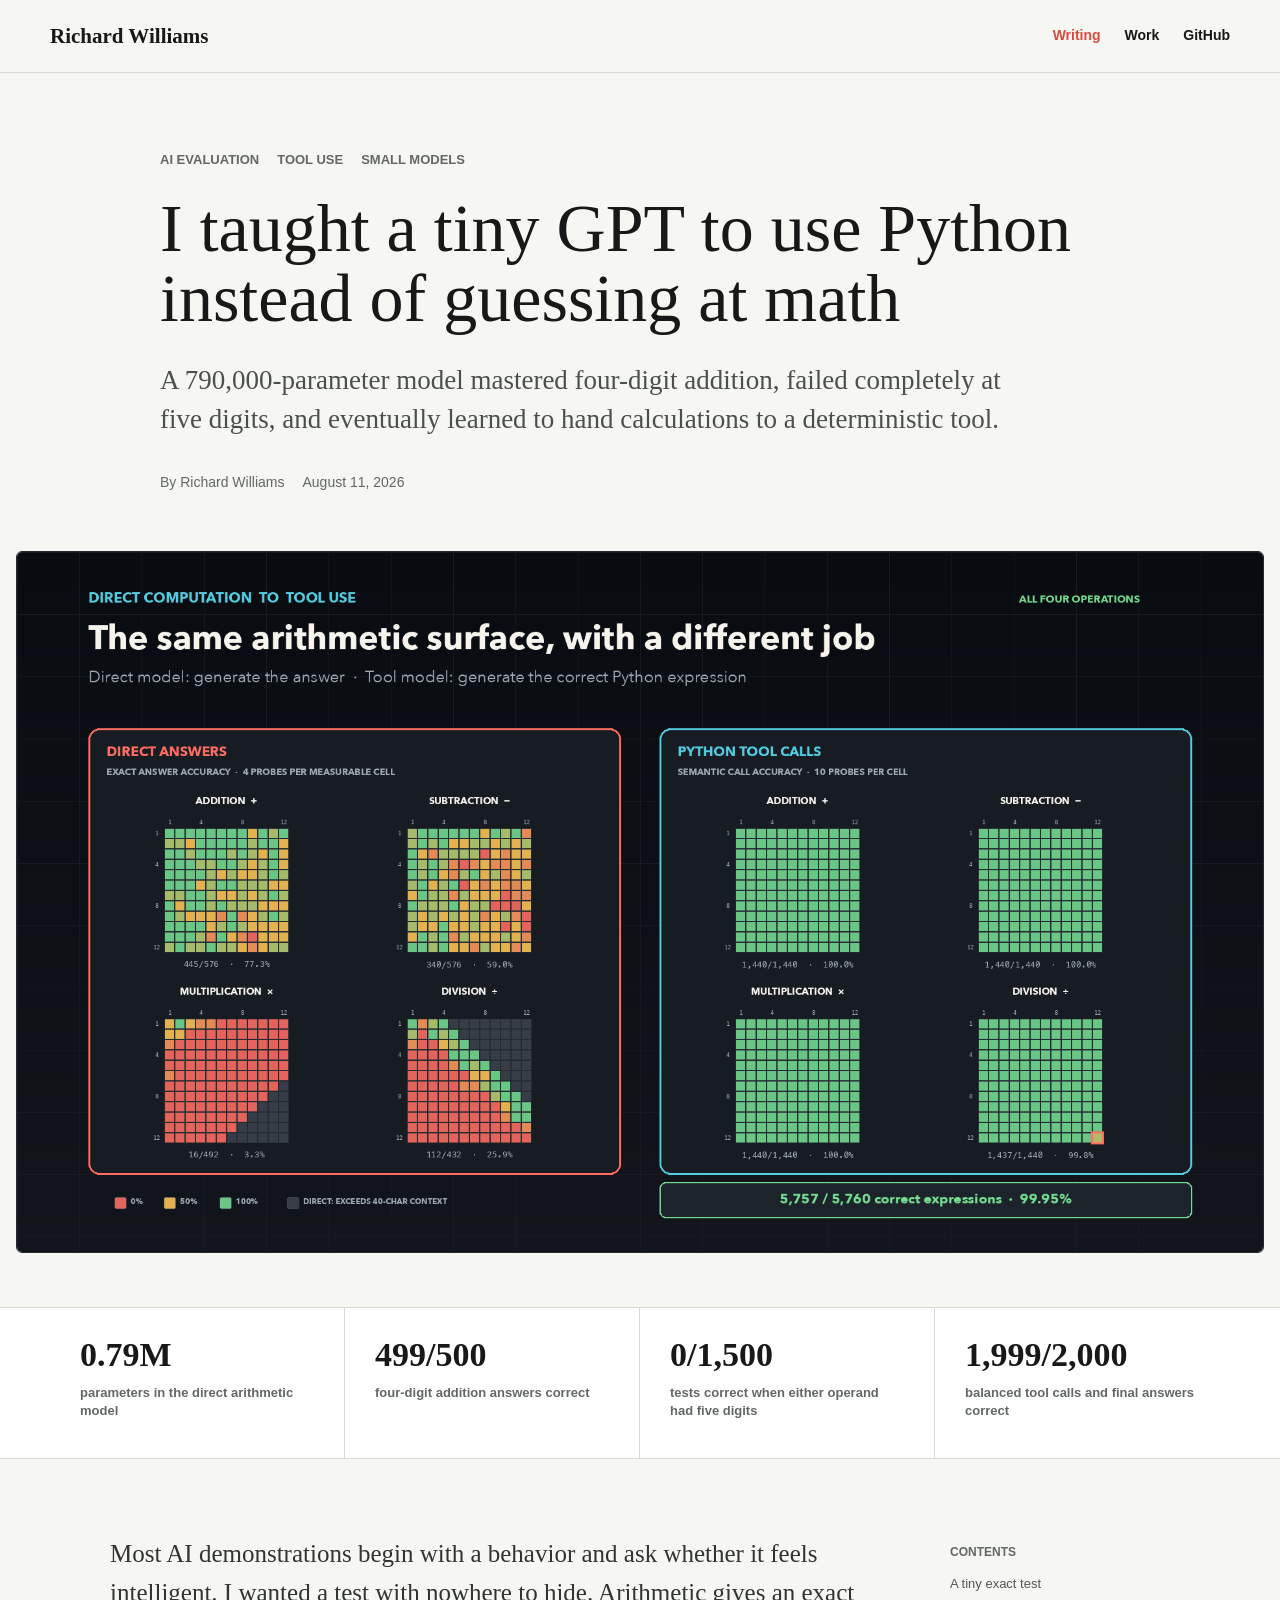
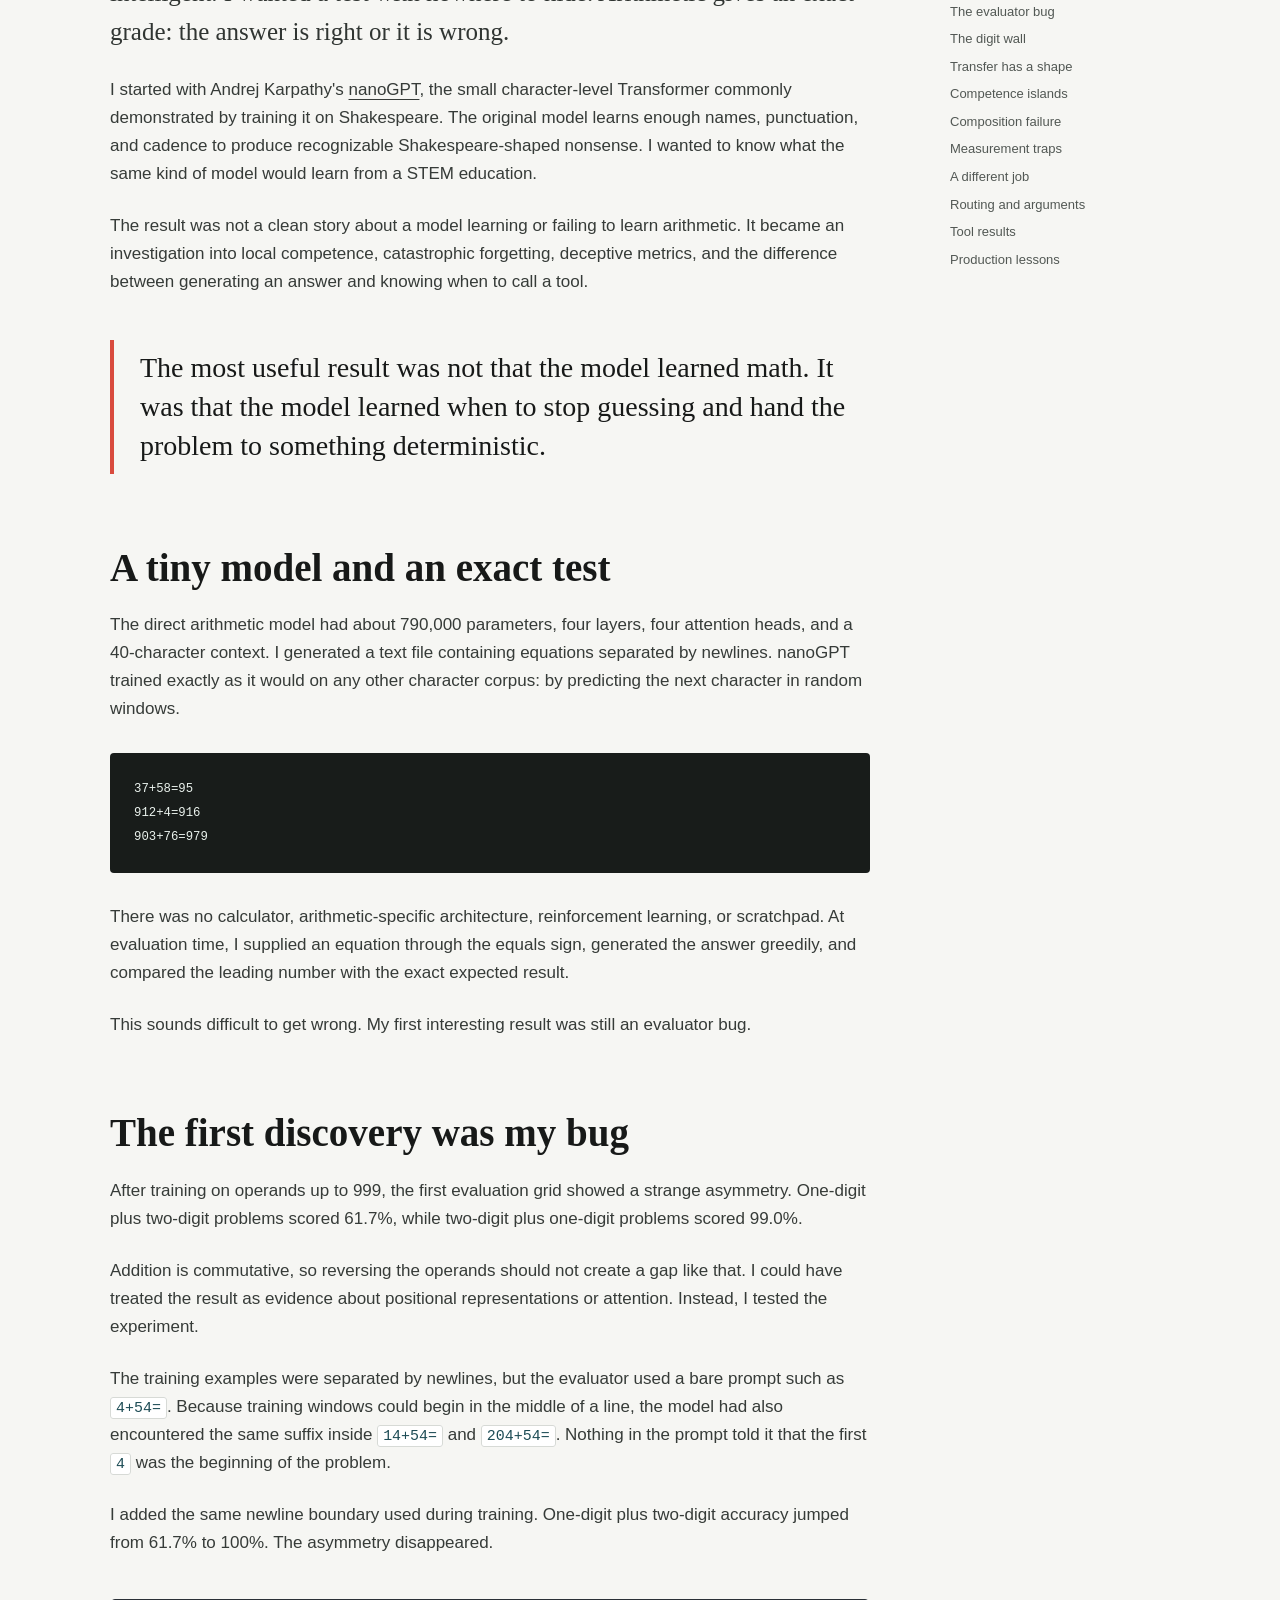
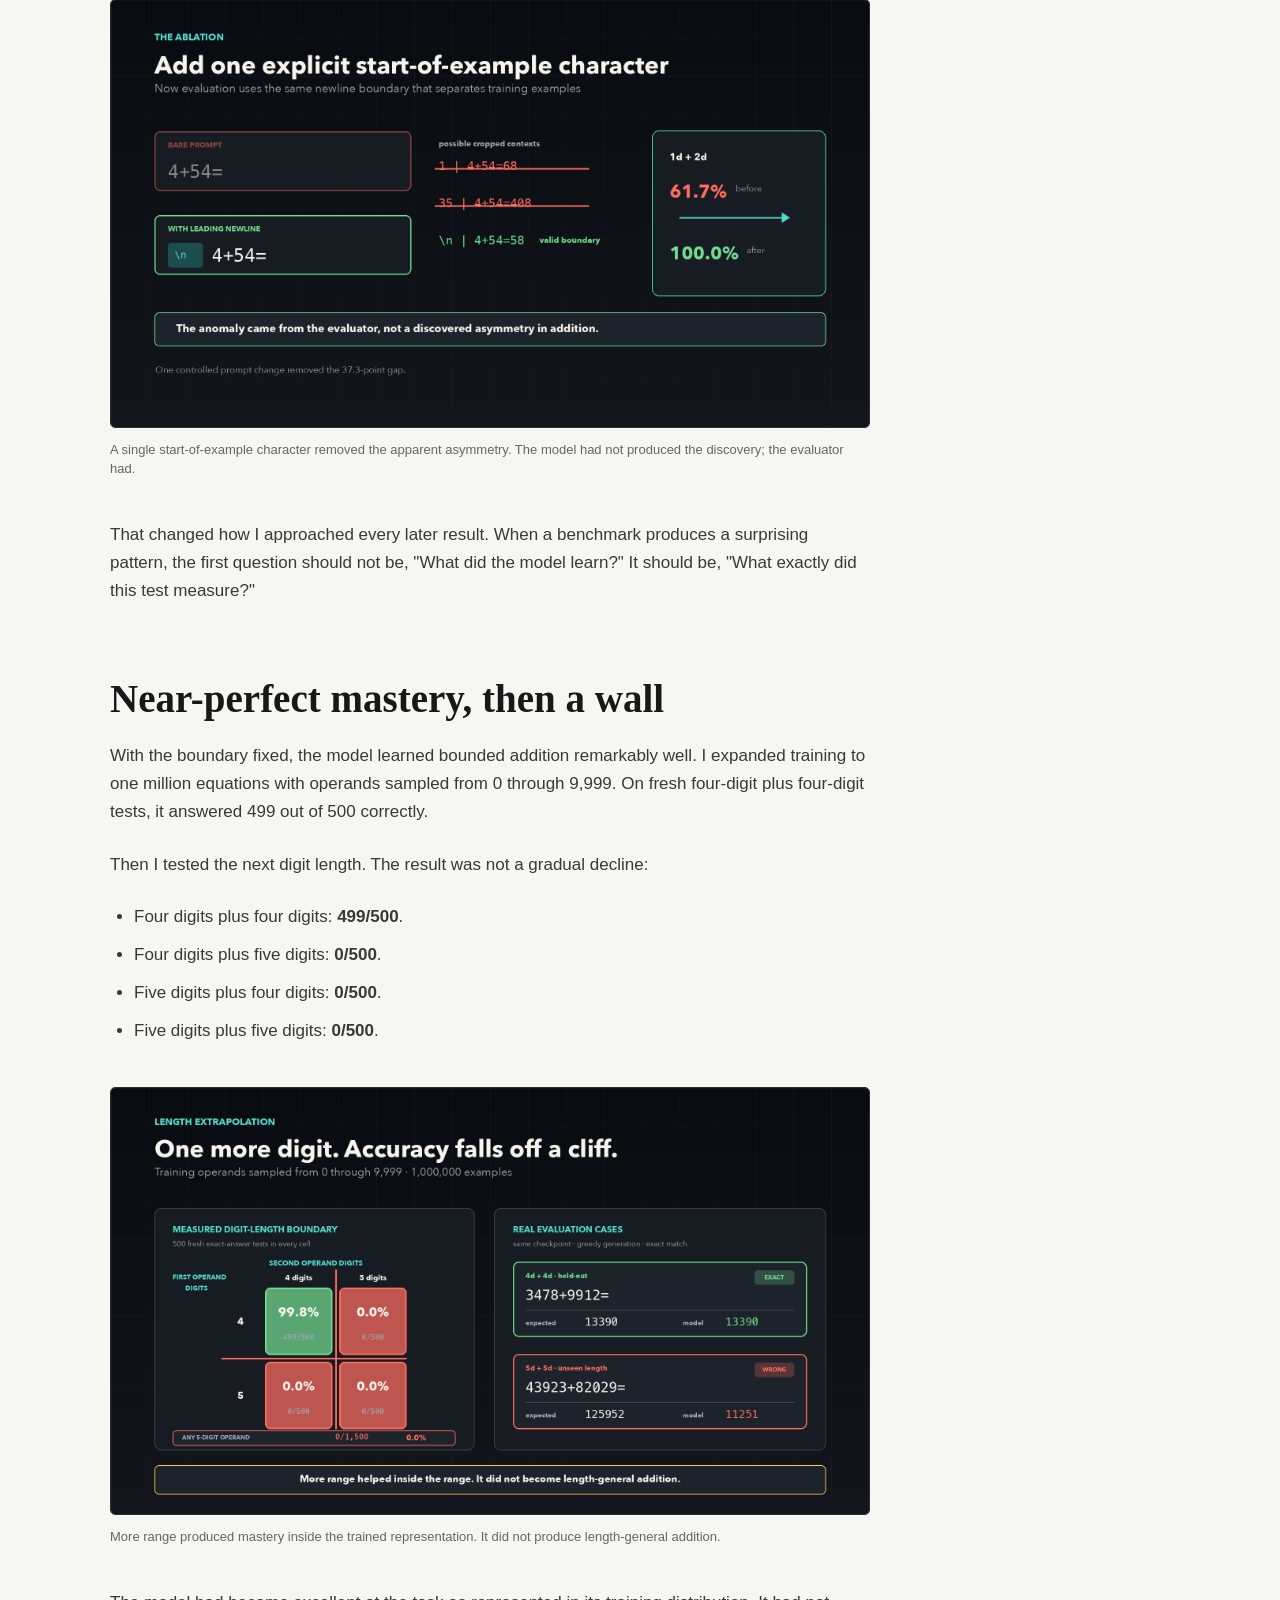
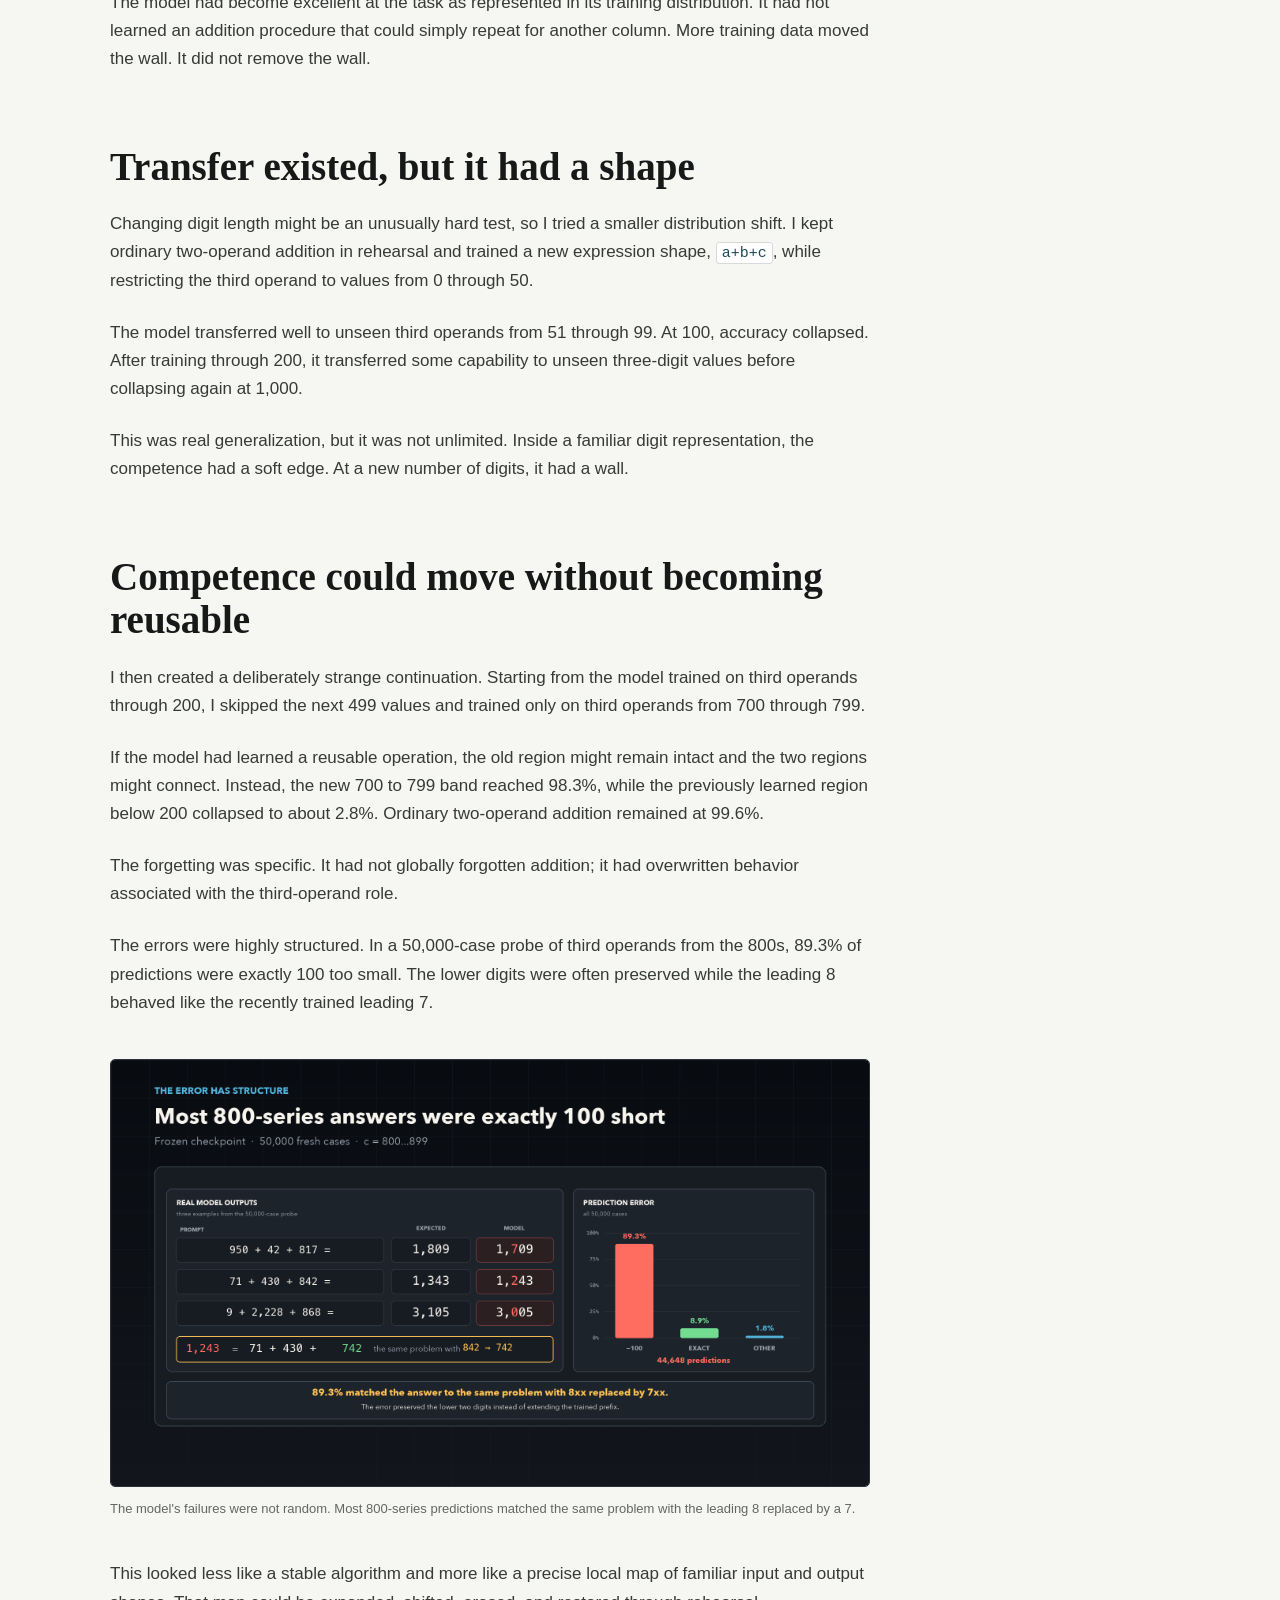
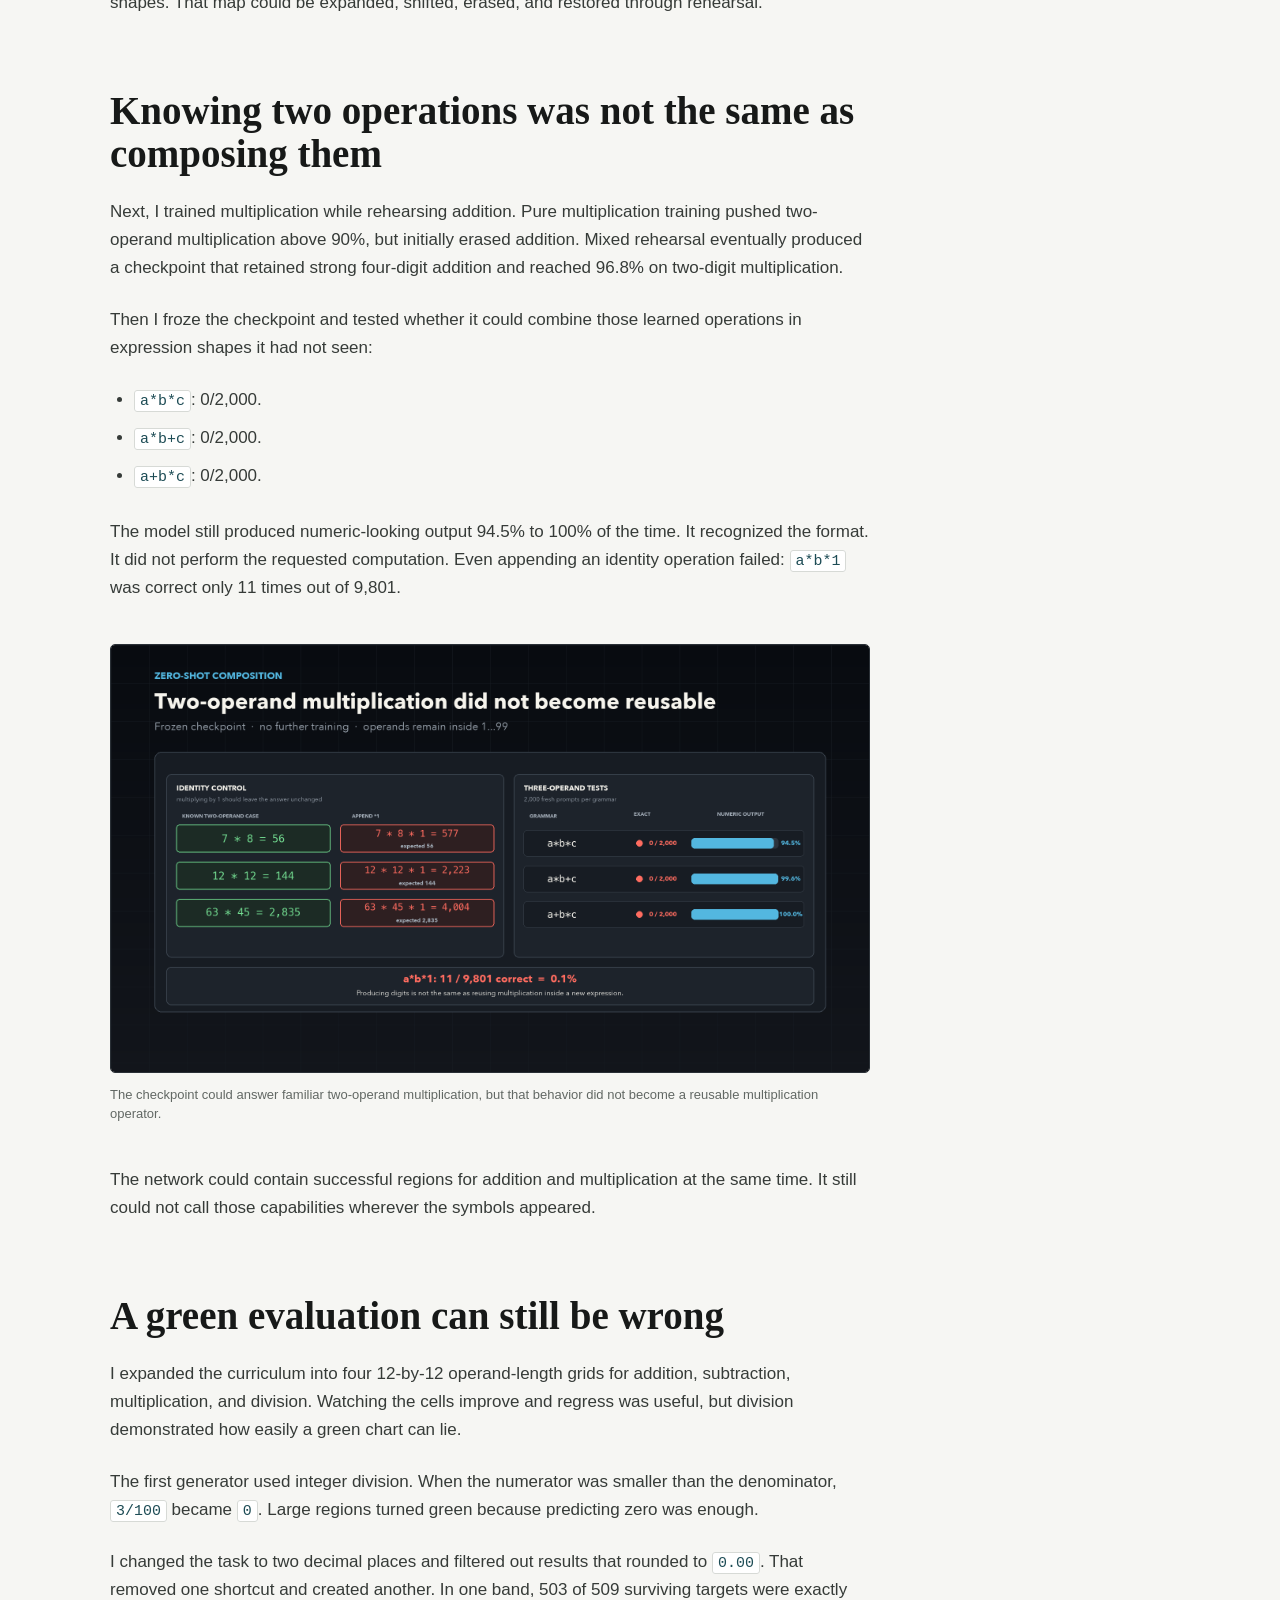
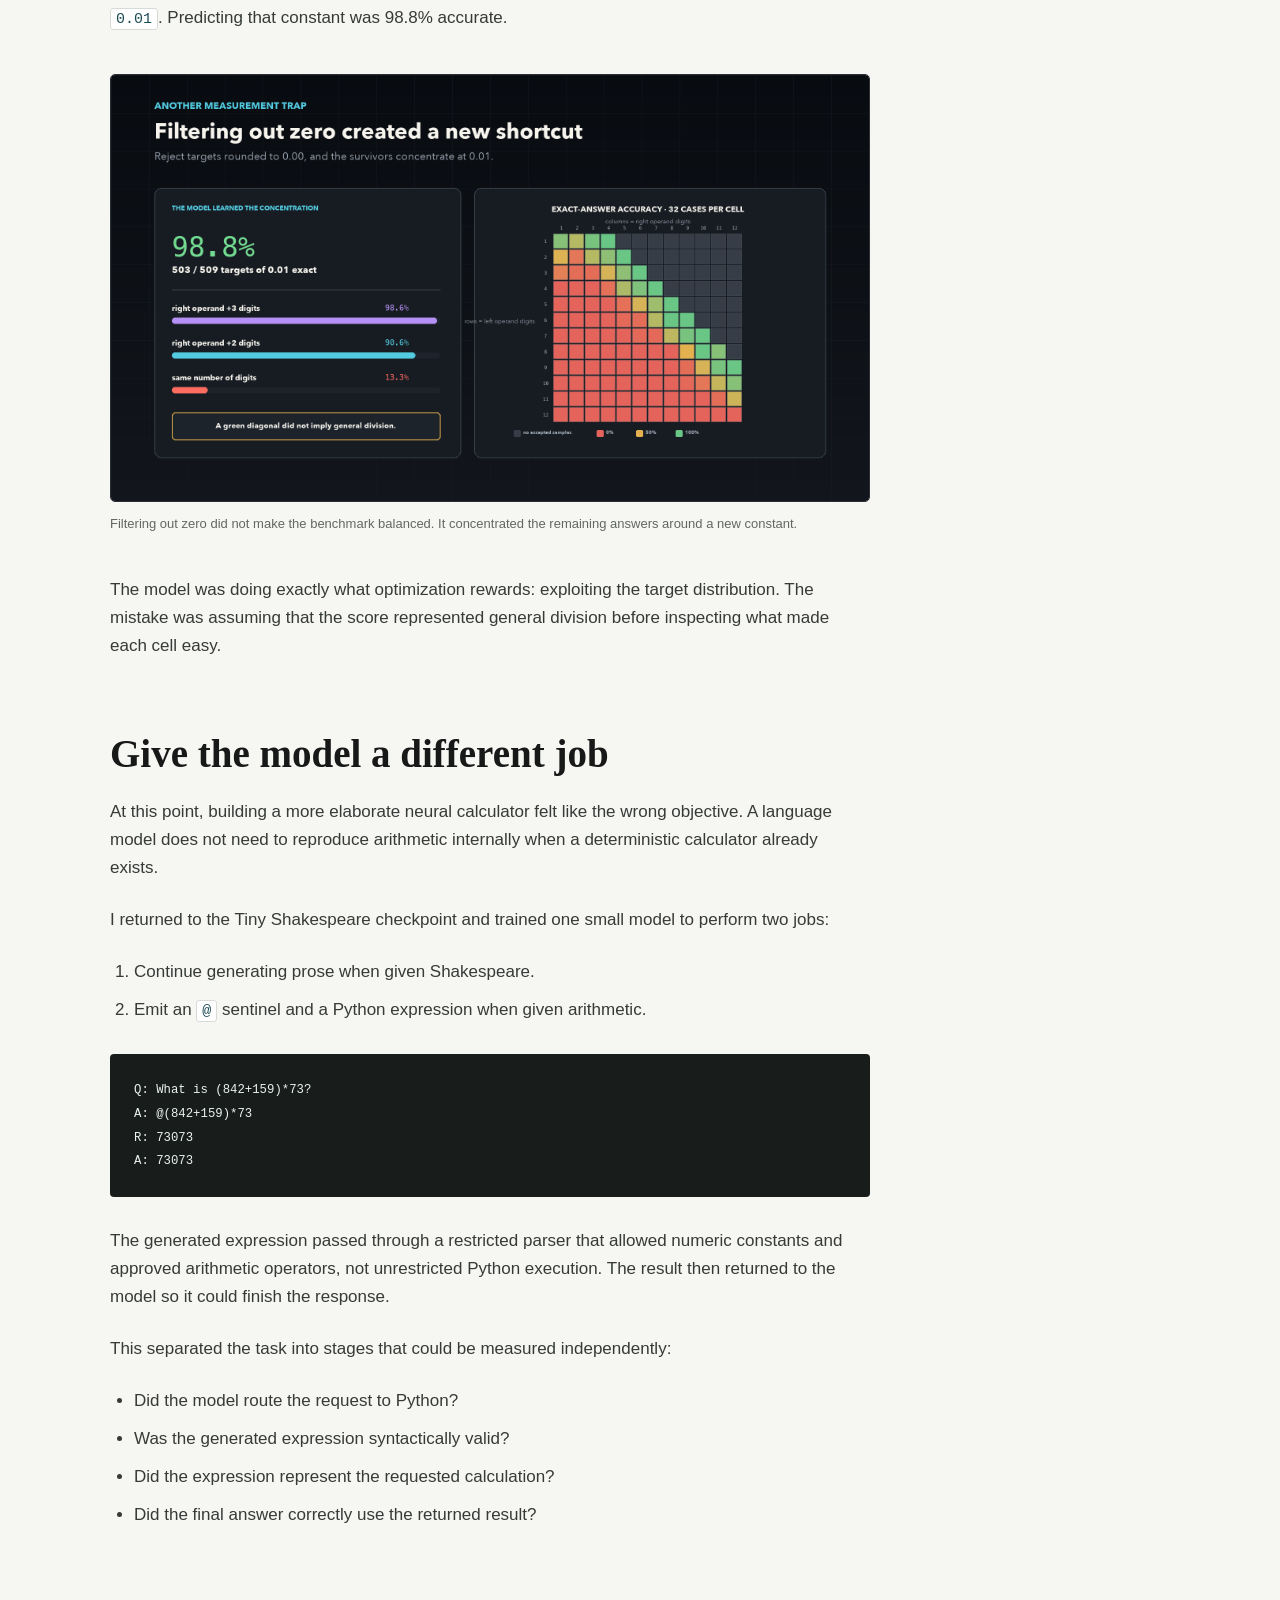
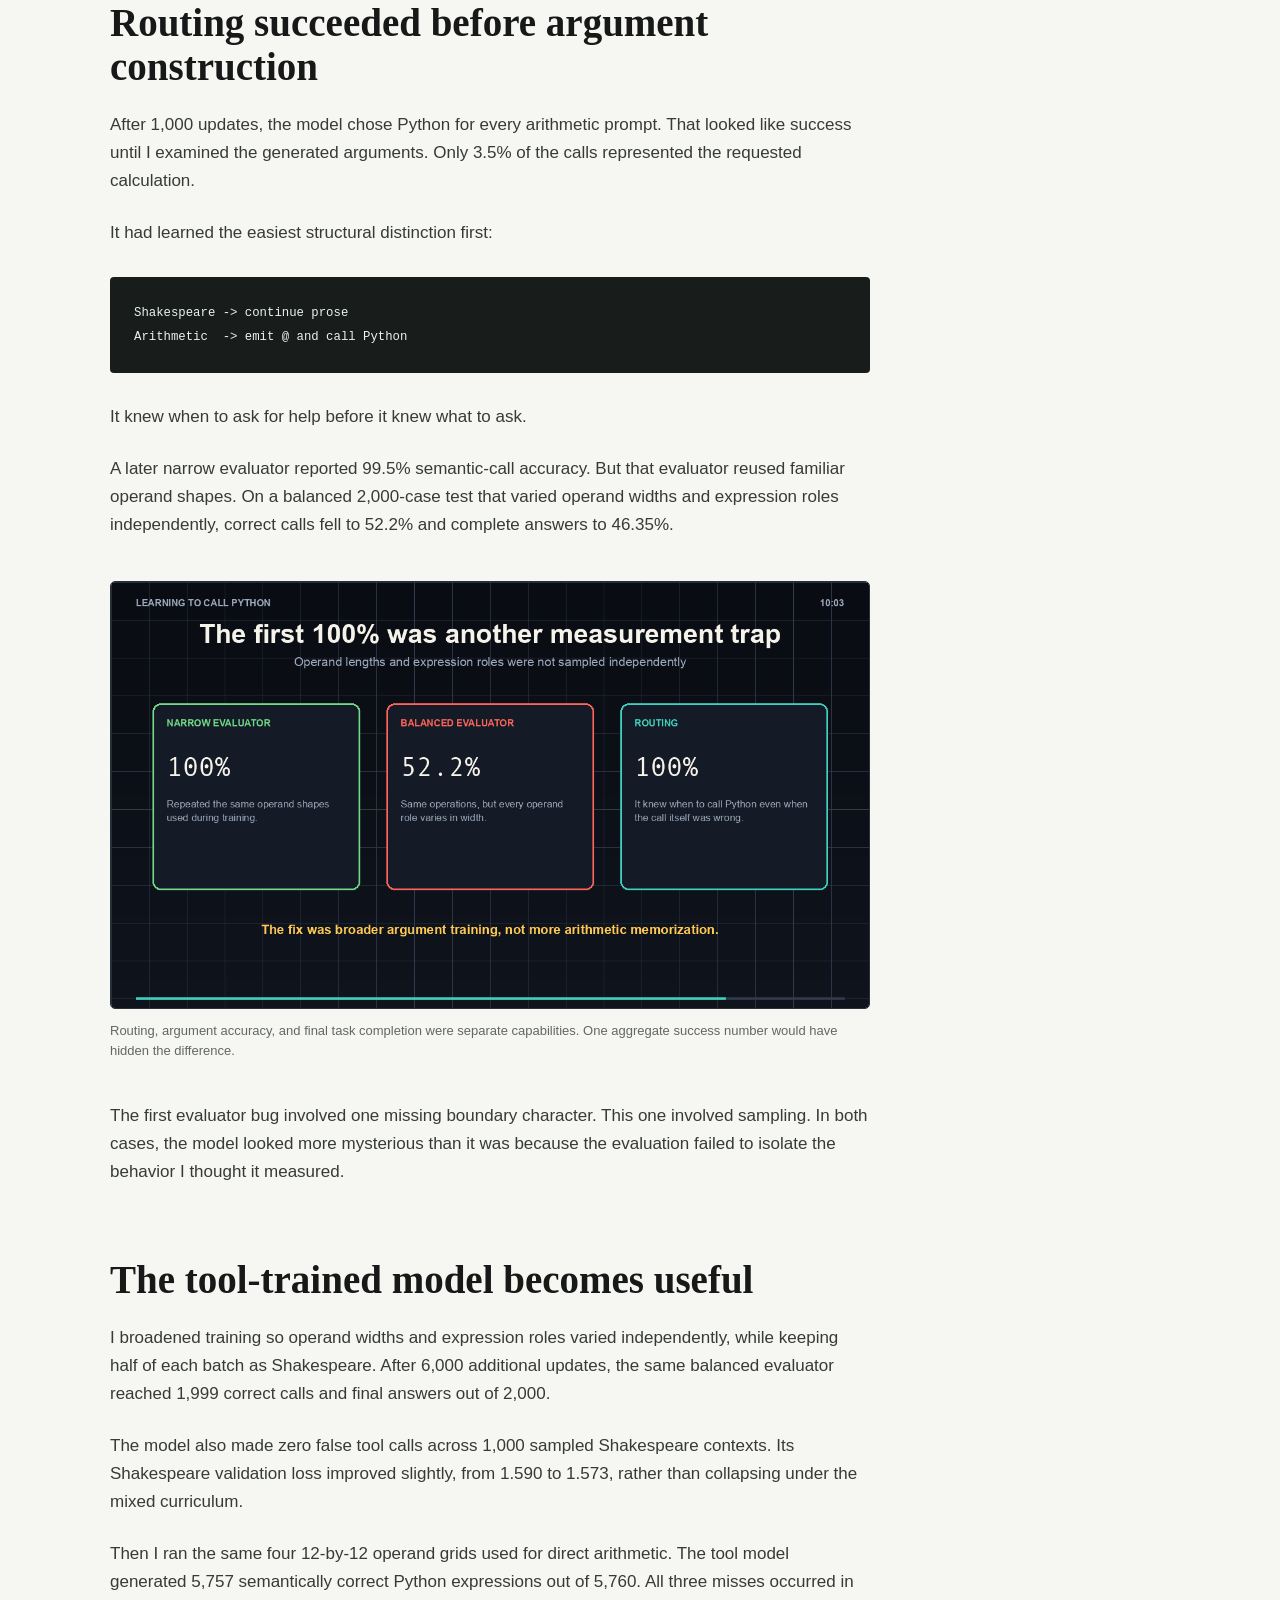
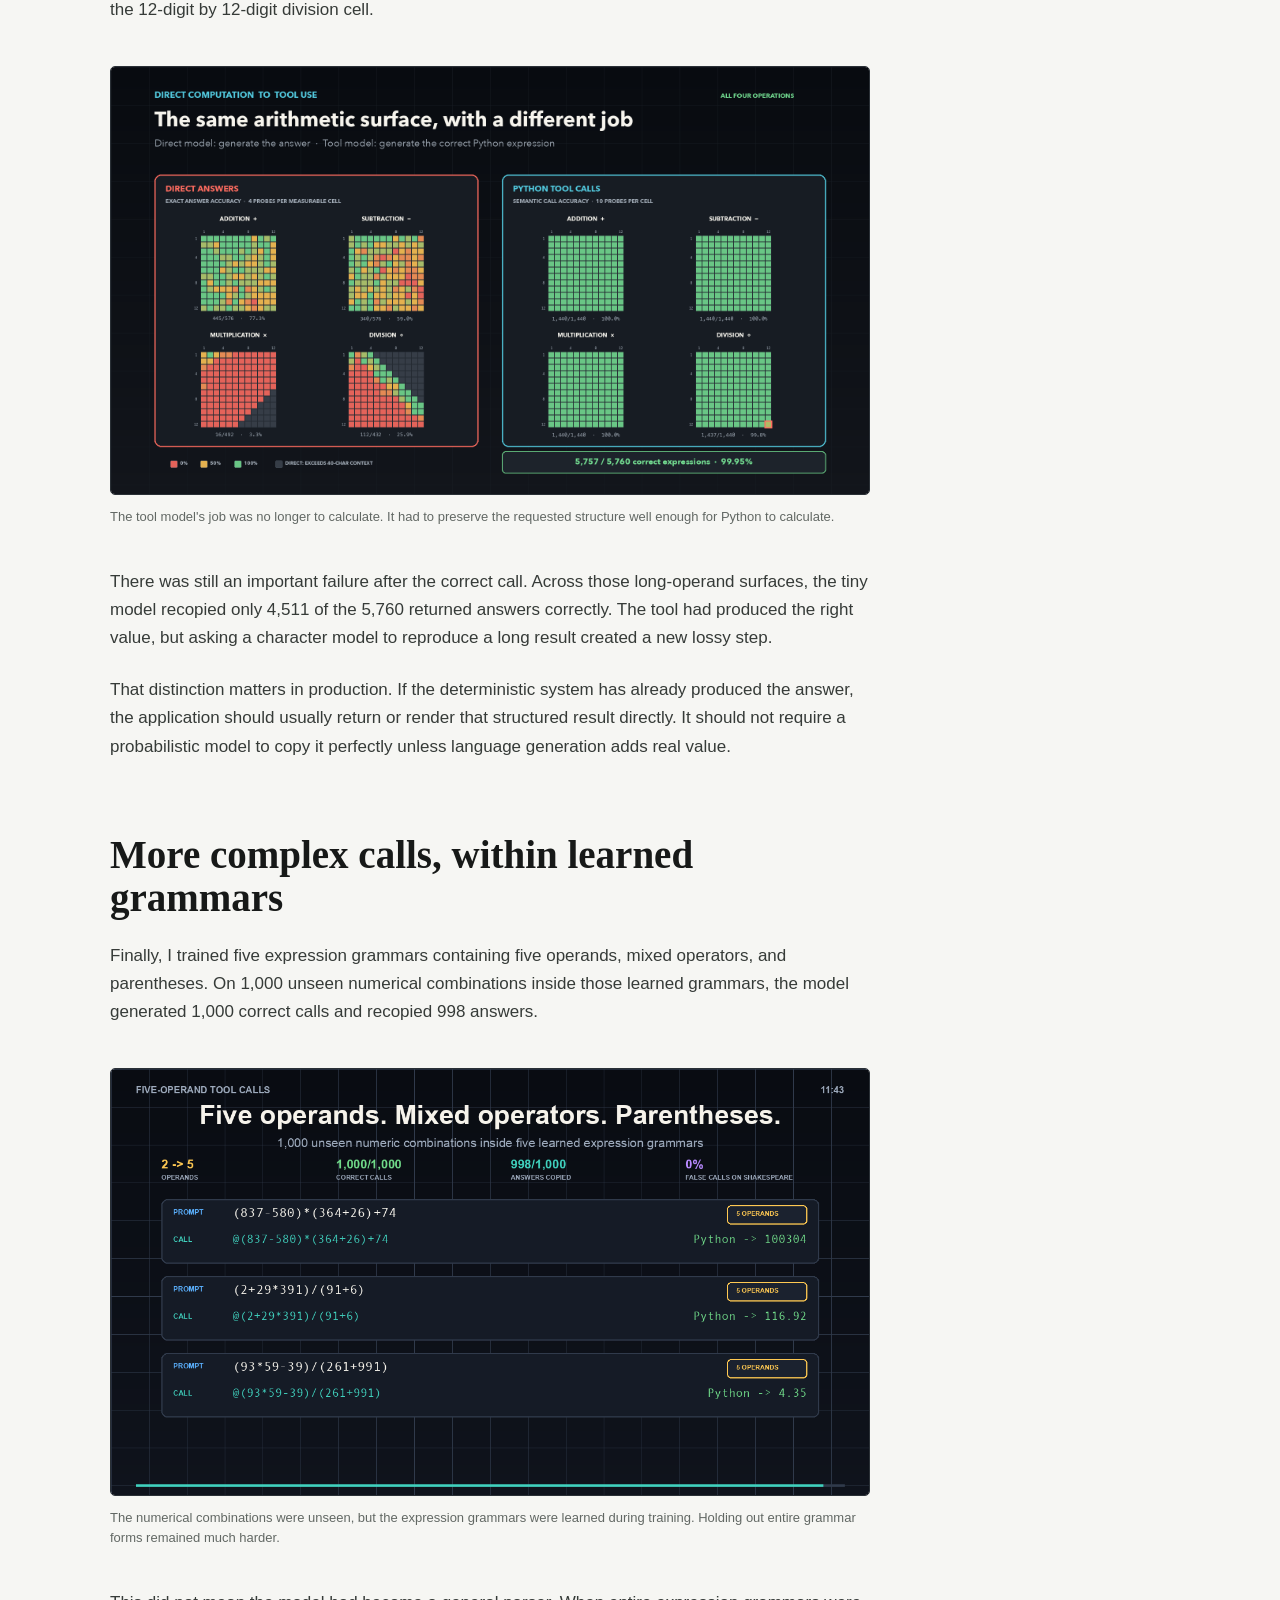
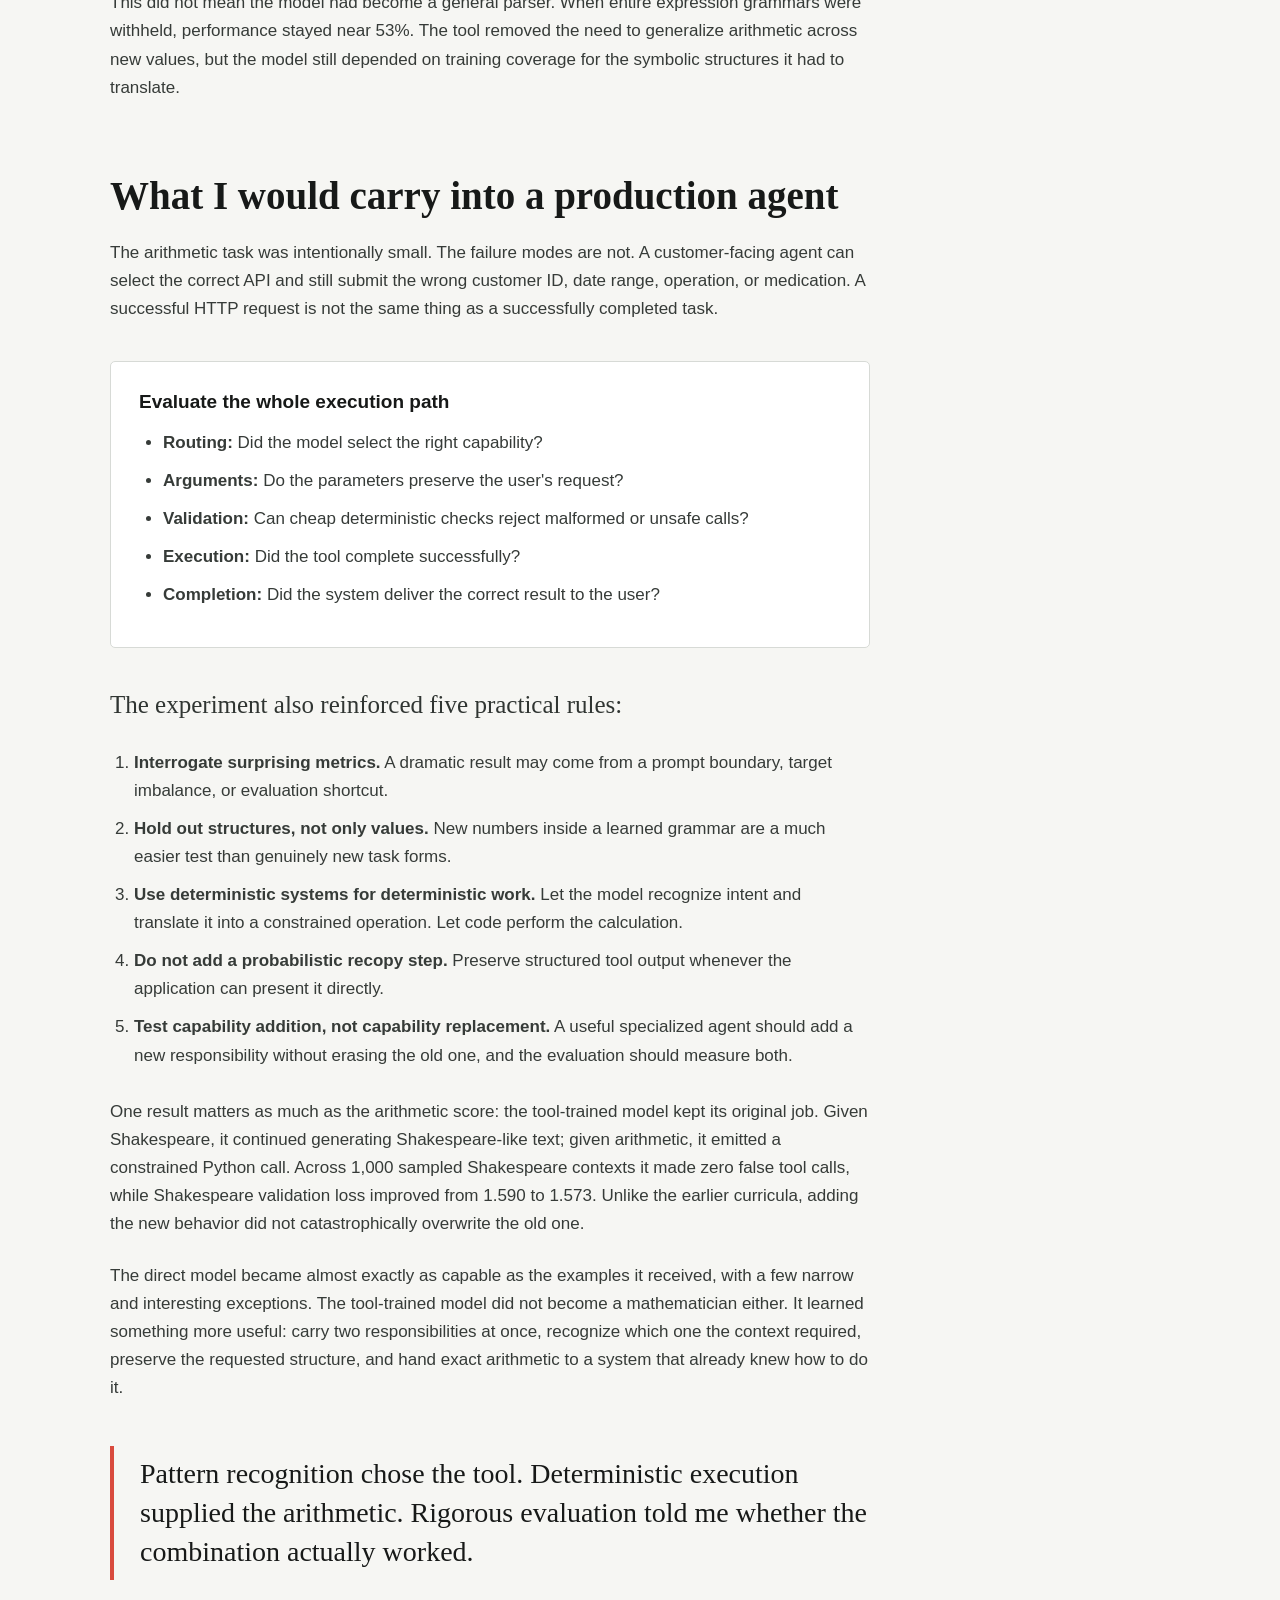
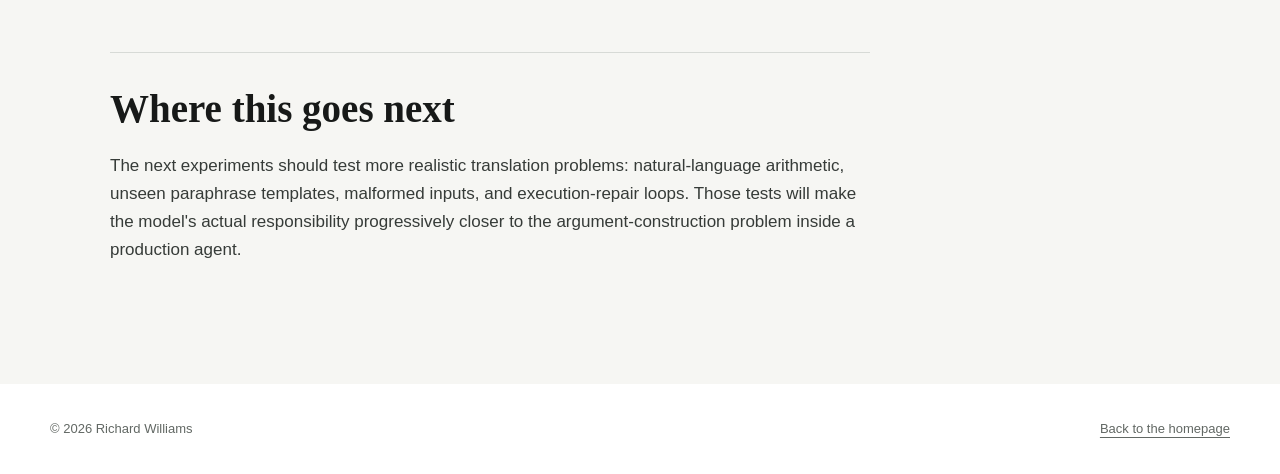
<file: writing/nanogpt-arithmetic/index.html>
<!DOCTYPE html>
<html lang="en">
<head>
  <meta charset="utf-8">
  <meta name="viewport" content="width=device-width, initial-scale=1">
  <title>A tiny GPT learned to call Python | Richard Williams</title>
  <meta name="description" content="A 790,000-parameter GPT mastered four-digit addition, failed at five digits, and became reliable when it learned to translate calculations into Python tool calls.">
  <meta name="author" content="Richard Williams">
  <meta property="og:type" content="article">
  <meta property="og:title" content="I taught a tiny GPT to use Python instead of guessing at math">
  <meta property="og:description" content="What a tiny language model taught me about brittle capability, deceptive evaluations, and reliable tool use.">
  <meta property="og:url" content="https://rwill128.github.io/writing/nanogpt-arithmetic/">
  <meta property="og:image" content="https://rwill128.github.io/assets/images/nanogpt/direct-vs-tool.png">
  <meta property="article:author" content="Richard Williams">
  <meta property="article:published_time" content="2026-08-11">
  <meta name="twitter:card" content="summary_large_image">
  <meta name="theme-color" content="#f6f6f3">
  <link rel="canonical" href="https://rwill128.github.io/writing/nanogpt-arithmetic/">
  <link rel="stylesheet" href="/assets/site.css?v=20260811-2">
</head>
<body>
  <a class="skip-link" href="#article">Skip to article</a>

  <header class="site-header">
    <div class="nav-shell">
      <a class="brand" href="/">Richard Williams</a>
      <nav class="site-nav" aria-label="Primary navigation">
        <a href="/writing/nanogpt-arithmetic/" aria-current="page">Writing</a>
        <a class="optional-nav" href="/#work">Work</a>
        <a href="https://github.com/rwill128" rel="me">GitHub</a>
      </nav>
    </div>
  </header>

  <main id="article">
    <header class="article-header">
      <div class="shell article-heading">
        <div class="article-kicker">
          <span>AI evaluation</span>
          <span>Tool use</span>
          <span>Small models</span>
        </div>
        <h1>I taught a tiny GPT to use Python instead of guessing at math</h1>
        <p class="article-deck">A 790,000-parameter model mastered four-digit addition, failed completely at five digits, and eventually learned to hand calculations to a deterministic tool.</p>
        <div class="article-byline">
          <span>By Richard Williams</span>
          <span>August 11, 2026</span>
        </div>
      </div>
    </header>

    <figure class="article-hero">
      <img src="/assets/images/nanogpt/direct-vs-tool.png" alt="Direct arithmetic accuracy compared with Python tool-call accuracy over four twelve-by-twelve operand surfaces" width="1920" height="1080">
    </figure>

    <section class="metric-band" aria-label="Key results">
      <div class="wide-shell metric-grid">
        <div class="metric">
          <strong>0.79M</strong>
          <span>parameters in the direct arithmetic model</span>
        </div>
        <div class="metric">
          <strong>499/500</strong>
          <span>four-digit addition answers correct</span>
        </div>
        <div class="metric">
          <strong>0/1,500</strong>
          <span>tests correct when either operand had five digits</span>
        </div>
        <div class="metric">
          <strong>1,999/2,000</strong>
          <span>balanced tool calls and final answers correct</span>
        </div>
      </div>
    </section>

    <div class="shell article-layout">
      <article class="article-body">
        <p>Most AI demonstrations begin with a behavior and ask whether it feels intelligent. I wanted a test with nowhere to hide. Arithmetic gives an exact grade: the answer is right or it is wrong.</p>

        <p>I started with Andrej Karpathy's <a href="https://github.com/karpathy/nanoGPT">nanoGPT</a>, the small character-level Transformer commonly demonstrated by training it on Shakespeare. The original model learns enough names, punctuation, and cadence to produce recognizable Shakespeare-shaped nonsense. I wanted to know what the same kind of model would learn from a STEM education.</p>

        <p>The result was not a clean story about a model learning or failing to learn arithmetic. It became an investigation into local competence, catastrophic forgetting, deceptive metrics, and the difference between generating an answer and knowing when to call a tool.</p>

        <div class="pullquote">The most useful result was not that the model learned math. It was that the model learned when to stop guessing and hand the problem to something deterministic.</div>

        <h2 id="setup">A tiny model and an exact test</h2>

        <p>The direct arithmetic model had about 790,000 parameters, four layers, four attention heads, and a 40-character context. I generated a text file containing equations separated by newlines. nanoGPT trained exactly as it would on any other character corpus: by predicting the next character in random windows.</p>

        <pre><code>37+58=95
912+4=916
903+76=979</code></pre>

        <p>There was no calculator, arithmetic-specific architecture, reinforcement learning, or scratchpad. At evaluation time, I supplied an equation through the equals sign, generated the answer greedily, and compared the leading number with the exact expected result.</p>

        <p>This sounds difficult to get wrong. My first interesting result was still an evaluator bug.</p>

        <h2 id="evaluator-bug">The first discovery was my bug</h2>

        <p>After training on operands up to 999, the first evaluation grid showed a strange asymmetry. One-digit plus two-digit problems scored 61.7%, while two-digit plus one-digit problems scored 99.0%.</p>

        <p>Addition is commutative, so reversing the operands should not create a gap like that. I could have treated the result as evidence about positional representations or attention. Instead, I tested the experiment.</p>

        <p>The training examples were separated by newlines, but the evaluator used a bare prompt such as <code>4+54=</code>. Because training windows could begin in the middle of a line, the model had also encountered the same suffix inside <code>14+54=</code> and <code>204+54=</code>. Nothing in the prompt told it that the first <code>4</code> was the beginning of the problem.</p>

        <p>I added the same newline boundary used during training. One-digit plus two-digit accuracy jumped from 61.7% to 100%. The asymmetry disappeared.</p>

        <figure class="article-figure">
          <a href="/assets/images/nanogpt/evaluator-boundary.png">
            <img src="/assets/images/nanogpt/evaluator-boundary.png" alt="A prompt boundary ablation showing accuracy rising from 61.7 percent to 100 percent" width="1920" height="1080">
          </a>
          <figcaption>A single start-of-example character removed the apparent asymmetry. The model had not produced the discovery; the evaluator had.</figcaption>
        </figure>

        <p>That changed how I approached every later result. When a benchmark produces a surprising pattern, the first question should not be, "What did the model learn?" It should be, "What exactly did this test measure?"</p>

        <h2 id="digit-wall">Near-perfect mastery, then a wall</h2>

        <p>With the boundary fixed, the model learned bounded addition remarkably well. I expanded training to one million equations with operands sampled from 0 through 9,999. On fresh four-digit plus four-digit tests, it answered 499 out of 500 correctly.</p>

        <p>Then I tested the next digit length. The result was not a gradual decline:</p>

        <ul>
          <li>Four digits plus four digits: <strong>499/500</strong>.</li>
          <li>Four digits plus five digits: <strong>0/500</strong>.</li>
          <li>Five digits plus four digits: <strong>0/500</strong>.</li>
          <li>Five digits plus five digits: <strong>0/500</strong>.</li>
        </ul>

        <figure class="article-figure">
          <a href="/assets/images/nanogpt/five-digit-cliff.png">
            <img src="/assets/images/nanogpt/five-digit-cliff.png" alt="A four-cell evaluation showing 99.8 percent accuracy for four-digit addition and zero for every case containing a five-digit operand" width="1920" height="1080">
          </a>
          <figcaption>More range produced mastery inside the trained representation. It did not produce length-general addition.</figcaption>
        </figure>

        <p>The model had become excellent at the task as represented in its training distribution. It had not learned an addition procedure that could simply repeat for another column. More training data moved the wall. It did not remove the wall.</p>

        <h2 id="transfer">Transfer existed, but it had a shape</h2>

        <p>Changing digit length might be an unusually hard test, so I tried a smaller distribution shift. I kept ordinary two-operand addition in rehearsal and trained a new expression shape, <code>a+b+c</code>, while restricting the third operand to values from 0 through 50.</p>

        <p>The model transferred well to unseen third operands from 51 through 99. At 100, accuracy collapsed. After training through 200, it transferred some capability to unseen three-digit values before collapsing again at 1,000.</p>

        <p>This was real generalization, but it was not unlimited. Inside a familiar digit representation, the competence had a soft edge. At a new number of digits, it had a wall.</p>

        <h2 id="island">Competence could move without becoming reusable</h2>

        <p>I then created a deliberately strange continuation. Starting from the model trained on third operands through 200, I skipped the next 499 values and trained only on third operands from 700 through 799.</p>

        <p>If the model had learned a reusable operation, the old region might remain intact and the two regions might connect. Instead, the new 700 to 799 band reached 98.3%, while the previously learned region below 200 collapsed to about 2.8%. Ordinary two-operand addition remained at 99.6%.</p>

        <p>The forgetting was specific. It had not globally forgotten addition; it had overwritten behavior associated with the third-operand role.</p>

        <p>The errors were highly structured. In a 50,000-case probe of third operands from the 800s, 89.3% of predictions were exactly 100 too small. The lower digits were often preserved while the leading 8 behaved like the recently trained leading 7.</p>

        <figure class="article-figure">
          <a href="/assets/images/nanogpt/structured-error.png">
            <img src="/assets/images/nanogpt/structured-error.png" alt="Examples and a bar chart showing that 89.3 percent of predictions for 800-series third operands were exactly 100 too small" width="1920" height="1080">
          </a>
          <figcaption>The model's failures were not random. Most 800-series predictions matched the same problem with the leading 8 replaced by a 7.</figcaption>
        </figure>

        <p>This looked less like a stable algorithm and more like a precise local map of familiar input and output shapes. That map could be expanded, shifted, erased, and restored through rehearsal.</p>

        <h2 id="composition">Knowing two operations was not the same as composing them</h2>

        <p>Next, I trained multiplication while rehearsing addition. Pure multiplication training pushed two-operand multiplication above 90%, but initially erased addition. Mixed rehearsal eventually produced a checkpoint that retained strong four-digit addition and reached 96.8% on two-digit multiplication.</p>

        <p>Then I froze the checkpoint and tested whether it could combine those learned operations in expression shapes it had not seen:</p>

        <ul>
          <li><code>a*b*c</code>: 0/2,000.</li>
          <li><code>a*b+c</code>: 0/2,000.</li>
          <li><code>a+b*c</code>: 0/2,000.</li>
        </ul>

        <p>The model still produced numeric-looking output 94.5% to 100% of the time. It recognized the format. It did not perform the requested computation. Even appending an identity operation failed: <code>a*b*1</code> was correct only 11 times out of 9,801.</p>

        <figure class="article-figure">
          <a href="/assets/images/nanogpt/composition-failure.png">
            <img src="/assets/images/nanogpt/composition-failure.png" alt="Composition tests showing zero exact answers across three new expression grammars" width="1920" height="1080">
          </a>
          <figcaption>The checkpoint could answer familiar two-operand multiplication, but that behavior did not become a reusable multiplication operator.</figcaption>
        </figure>

        <p>The network could contain successful regions for addition and multiplication at the same time. It still could not call those capabilities wherever the symbols appeared.</p>

        <h2 id="measurement-traps">A green evaluation can still be wrong</h2>

        <p>I expanded the curriculum into four 12-by-12 operand-length grids for addition, subtraction, multiplication, and division. Watching the cells improve and regress was useful, but division demonstrated how easily a green chart can lie.</p>

        <p>The first generator used integer division. When the numerator was smaller than the denominator, <code>3/100</code> became <code>0</code>. Large regions turned green because predicting zero was enough.</p>

        <p>I changed the task to two decimal places and filtered out results that rounded to <code>0.00</code>. That removed one shortcut and created another. In one band, 503 of 509 surviving targets were exactly <code>0.01</code>. Predicting that constant was 98.8% accurate.</p>

        <figure class="article-figure">
          <a href="/assets/images/nanogpt/division-shortcut.png">
            <img src="/assets/images/nanogpt/division-shortcut.png" alt="A division accuracy grid and distribution analysis showing a 98.8 percent shortcut from predicting 0.01" width="1920" height="1080">
          </a>
          <figcaption>Filtering out zero did not make the benchmark balanced. It concentrated the remaining answers around a new constant.</figcaption>
        </figure>

        <p>The model was doing exactly what optimization rewards: exploiting the target distribution. The mistake was assuming that the score represented general division before inspecting what made each cell easy.</p>

        <h2 id="tool-use">Give the model a different job</h2>

        <p>At this point, building a more elaborate neural calculator felt like the wrong objective. A language model does not need to reproduce arithmetic internally when a deterministic calculator already exists.</p>

        <p>I returned to the Tiny Shakespeare checkpoint and trained one small model to perform two jobs:</p>

        <ol>
          <li>Continue generating prose when given Shakespeare.</li>
          <li>Emit an <code>@</code> sentinel and a Python expression when given arithmetic.</li>
        </ol>

        <pre><code>Q: What is (842+159)*73?
A: @(842+159)*73
R: 73073
A: 73073</code></pre>

        <p>The generated expression passed through a restricted parser that allowed numeric constants and approved arithmetic operators, not unrestricted Python execution. The result then returned to the model so it could finish the response.</p>

        <p>This separated the task into stages that could be measured independently:</p>

        <ul>
          <li>Did the model route the request to Python?</li>
          <li>Was the generated expression syntactically valid?</li>
          <li>Did the expression represent the requested calculation?</li>
          <li>Did the final answer correctly use the returned result?</li>
        </ul>

        <h2 id="routing">Routing succeeded before argument construction</h2>

        <p>After 1,000 updates, the model chose Python for every arithmetic prompt. That looked like success until I examined the generated arguments. Only 3.5% of the calls represented the requested calculation.</p>

        <p>It had learned the easiest structural distinction first:</p>

        <pre><code>Shakespeare -&gt; continue prose
Arithmetic  -&gt; emit @ and call Python</code></pre>

        <p>It knew when to ask for help before it knew what to ask.</p>

        <p>A later narrow evaluator reported 99.5% semantic-call accuracy. But that evaluator reused familiar operand shapes. On a balanced 2,000-case test that varied operand widths and expression roles independently, correct calls fell to 52.2% and complete answers to 46.35%.</p>

        <figure class="article-figure">
          <a href="/assets/images/nanogpt/evaluator-scope.png">
            <img src="/assets/images/nanogpt/evaluator-scope.png" alt="A comparison showing 100 percent on a narrow tool evaluator, 52.2 percent on a balanced evaluator, and 100 percent routing" width="1280" height="720">
          </a>
          <figcaption>Routing, argument accuracy, and final task completion were separate capabilities. One aggregate success number would have hidden the difference.</figcaption>
        </figure>

        <p>The first evaluator bug involved one missing boundary character. This one involved sampling. In both cases, the model looked more mysterious than it was because the evaluation failed to isolate the behavior I thought it measured.</p>

        <h2 id="tool-results">The tool-trained model becomes useful</h2>

        <p>I broadened training so operand widths and expression roles varied independently, while keeping half of each batch as Shakespeare. After 6,000 additional updates, the same balanced evaluator reached 1,999 correct calls and final answers out of 2,000.</p>

        <p>The model also made zero false tool calls across 1,000 sampled Shakespeare contexts. Its Shakespeare validation loss improved slightly, from 1.590 to 1.573, rather than collapsing under the mixed curriculum.</p>

        <p>Then I ran the same four 12-by-12 operand grids used for direct arithmetic. The tool model generated 5,757 semantically correct Python expressions out of 5,760. All three misses occurred in the 12-digit by 12-digit division cell.</p>

        <figure class="article-figure">
          <a href="/assets/images/nanogpt/direct-vs-tool.png">
            <img src="/assets/images/nanogpt/direct-vs-tool.png" alt="The direct model's uneven arithmetic surfaces compared with nearly perfect Python tool-call surfaces" width="1920" height="1080">
          </a>
          <figcaption>The tool model's job was no longer to calculate. It had to preserve the requested structure well enough for Python to calculate.</figcaption>
        </figure>

        <p>There was still an important failure after the correct call. Across those long-operand surfaces, the tiny model recopied only 4,511 of the 5,760 returned answers correctly. The tool had produced the right value, but asking a character model to reproduce a long result created a new lossy step.</p>

        <p>That distinction matters in production. If the deterministic system has already produced the answer, the application should usually return or render that structured result directly. It should not require a probabilistic model to copy it perfectly unless language generation adds real value.</p>

        <h2 id="complex">More complex calls, within learned grammars</h2>

        <p>Finally, I trained five expression grammars containing five operands, mixed operators, and parentheses. On 1,000 unseen numerical combinations inside those learned grammars, the model generated 1,000 correct calls and recopied 998 answers.</p>

        <figure class="article-figure">
          <a href="/assets/images/nanogpt/complex-tool-calls.png">
            <img src="/assets/images/nanogpt/complex-tool-calls.png" alt="Three five-operand prompts translated into correct Python calls with deterministic results" width="1280" height="720">
          </a>
          <figcaption>The numerical combinations were unseen, but the expression grammars were learned during training. Holding out entire grammar forms remained much harder.</figcaption>
        </figure>

        <p>This did not mean the model had become a general parser. When entire expression grammars were withheld, performance stayed near 53%. The tool removed the need to generalize arithmetic across new values, but the model still depended on training coverage for the symbolic structures it had to translate.</p>

        <h2 id="production">What I would carry into a production agent</h2>

        <p>The arithmetic task was intentionally small. The failure modes are not. A customer-facing agent can select the correct API and still submit the wrong customer ID, date range, operation, or medication. A successful HTTP request is not the same thing as a successfully completed task.</p>

        <div class="result-box">
          <h3>Evaluate the whole execution path</h3>
          <ul>
            <li><strong>Routing:</strong> Did the model select the right capability?</li>
            <li><strong>Arguments:</strong> Do the parameters preserve the user's request?</li>
            <li><strong>Validation:</strong> Can cheap deterministic checks reject malformed or unsafe calls?</li>
            <li><strong>Execution:</strong> Did the tool complete successfully?</li>
            <li><strong>Completion:</strong> Did the system deliver the correct result to the user?</li>
          </ul>
        </div>

        <p>The experiment also reinforced five practical rules:</p>

        <ol>
          <li><strong>Interrogate surprising metrics.</strong> A dramatic result may come from a prompt boundary, target imbalance, or evaluation shortcut.</li>
          <li><strong>Hold out structures, not only values.</strong> New numbers inside a learned grammar are a much easier test than genuinely new task forms.</li>
          <li><strong>Use deterministic systems for deterministic work.</strong> Let the model recognize intent and translate it into a constrained operation. Let code perform the calculation.</li>
          <li><strong>Do not add a probabilistic recopy step.</strong> Preserve structured tool output whenever the application can present it directly.</li>
          <li><strong>Test capability addition, not capability replacement.</strong> A useful specialized agent should add a new responsibility without erasing the old one, and the evaluation should measure both.</li>
        </ol>

        <p>One result matters as much as the arithmetic score: the tool-trained model kept its original job. Given Shakespeare, it continued generating Shakespeare-like text; given arithmetic, it emitted a constrained Python call. Across 1,000 sampled Shakespeare contexts it made zero false tool calls, while Shakespeare validation loss improved from 1.590 to 1.573. Unlike the earlier curricula, adding the new behavior did not catastrophically overwrite the old one.</p>

        <p>The direct model became almost exactly as capable as the examples it received, with a few narrow and interesting exceptions. The tool-trained model did not become a mathematician either. It learned something more useful: carry two responsibilities at once, recognize which one the context required, preserve the requested structure, and hand exact arithmetic to a system that already knew how to do it.</p>

        <div class="pullquote">Pattern recognition chose the tool. Deterministic execution supplied the arithmetic. Rigorous evaluation told me whether the combination actually worked.</div>

        <div class="article-end">
          <h2>Where this goes next</h2>
          <p>The next experiments should test more realistic translation problems: natural-language arithmetic, unseen paraphrase templates, malformed inputs, and execution-repair loops. Those tests will make the model's actual responsibility progressively closer to the argument-construction problem inside a production agent.</p>
        </div>
      </article>

      <aside class="article-aside" aria-label="Article contents">
        <p>Contents</p>
        <ol>
          <li><a href="#setup">A tiny exact test</a></li>
          <li><a href="#evaluator-bug">The evaluator bug</a></li>
          <li><a href="#digit-wall">The digit wall</a></li>
          <li><a href="#transfer">Transfer has a shape</a></li>
          <li><a href="#island">Competence islands</a></li>
          <li><a href="#composition">Composition failure</a></li>
          <li><a href="#measurement-traps">Measurement traps</a></li>
          <li><a href="#tool-use">A different job</a></li>
          <li><a href="#routing">Routing and arguments</a></li>
          <li><a href="#tool-results">Tool results</a></li>
          <li><a href="#production">Production lessons</a></li>
        </ol>
      </aside>
    </div>
  </main>

  <footer class="site-footer">
    <div class="shell footer-grid">
      <span>&copy; 2026 Richard Williams</span>
      <a href="/">Back to the homepage</a>
    </div>
  </footer>
</body>
</html>
</file>
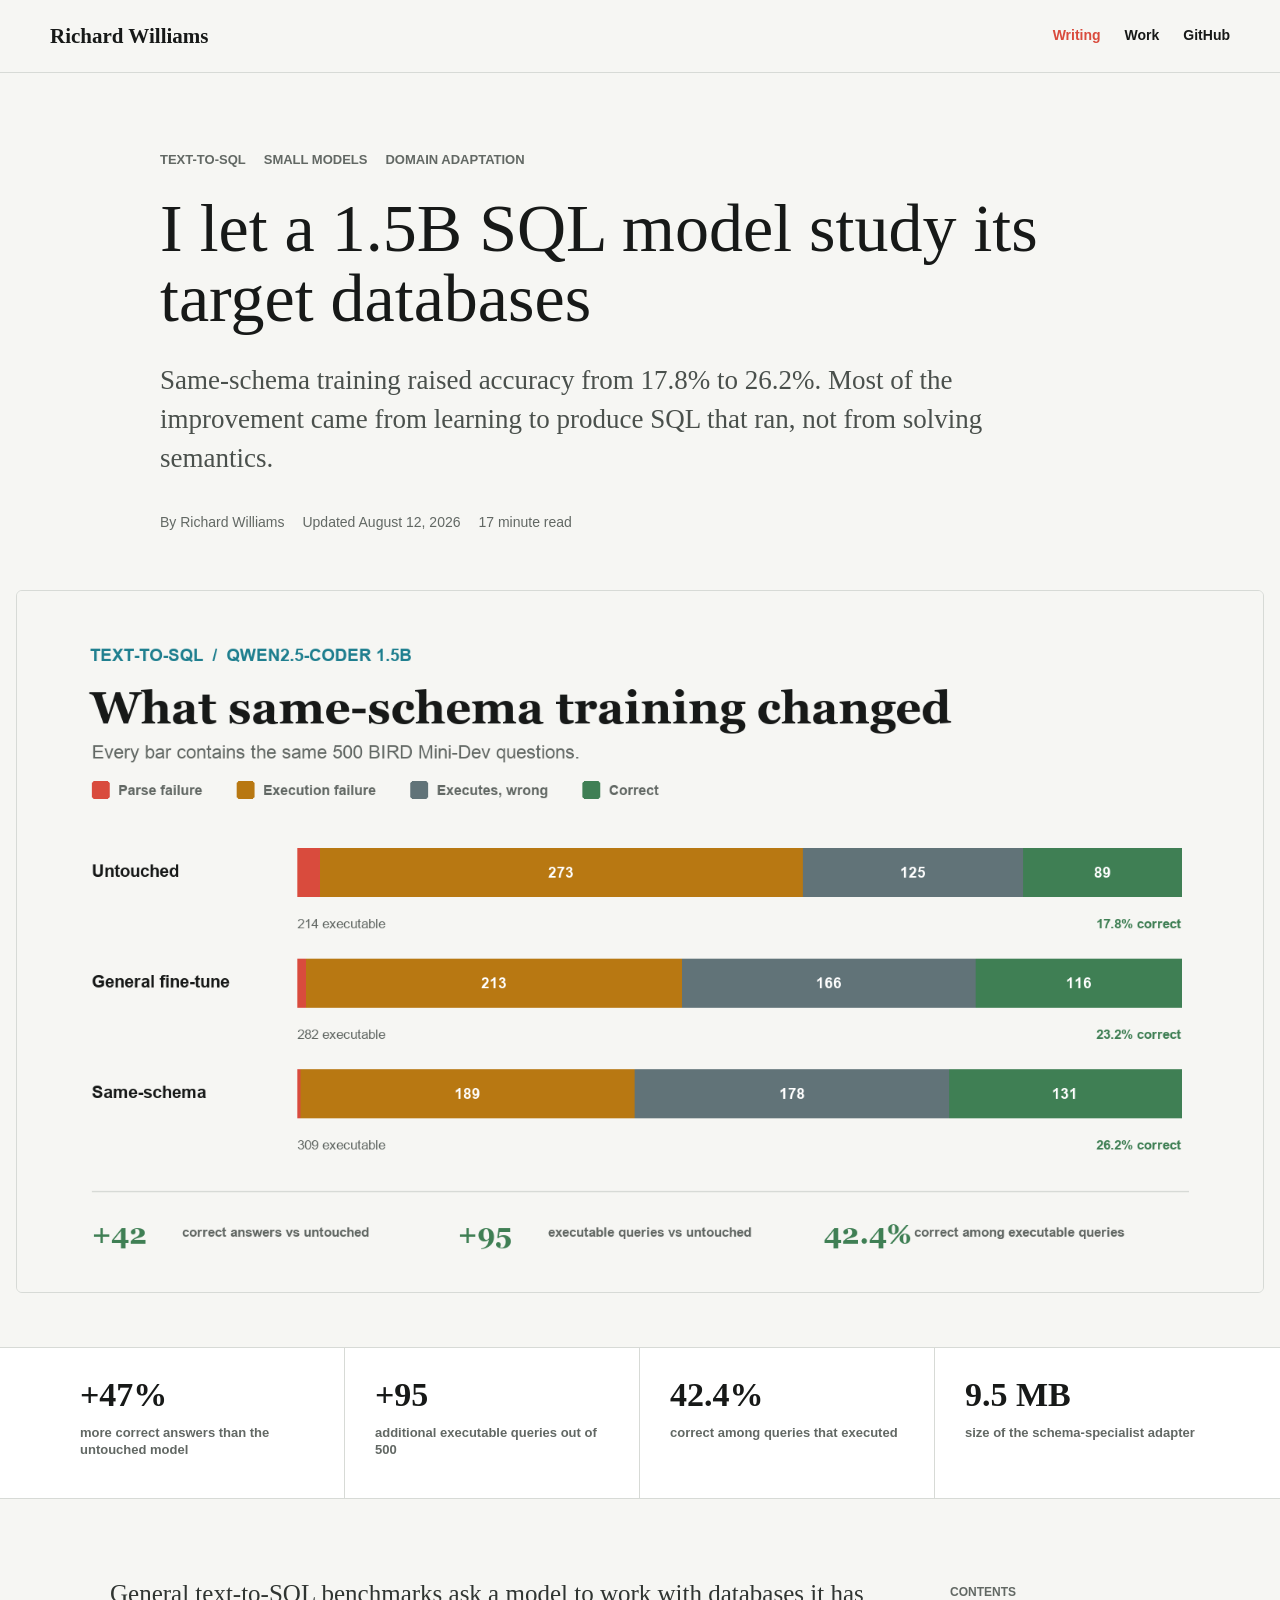
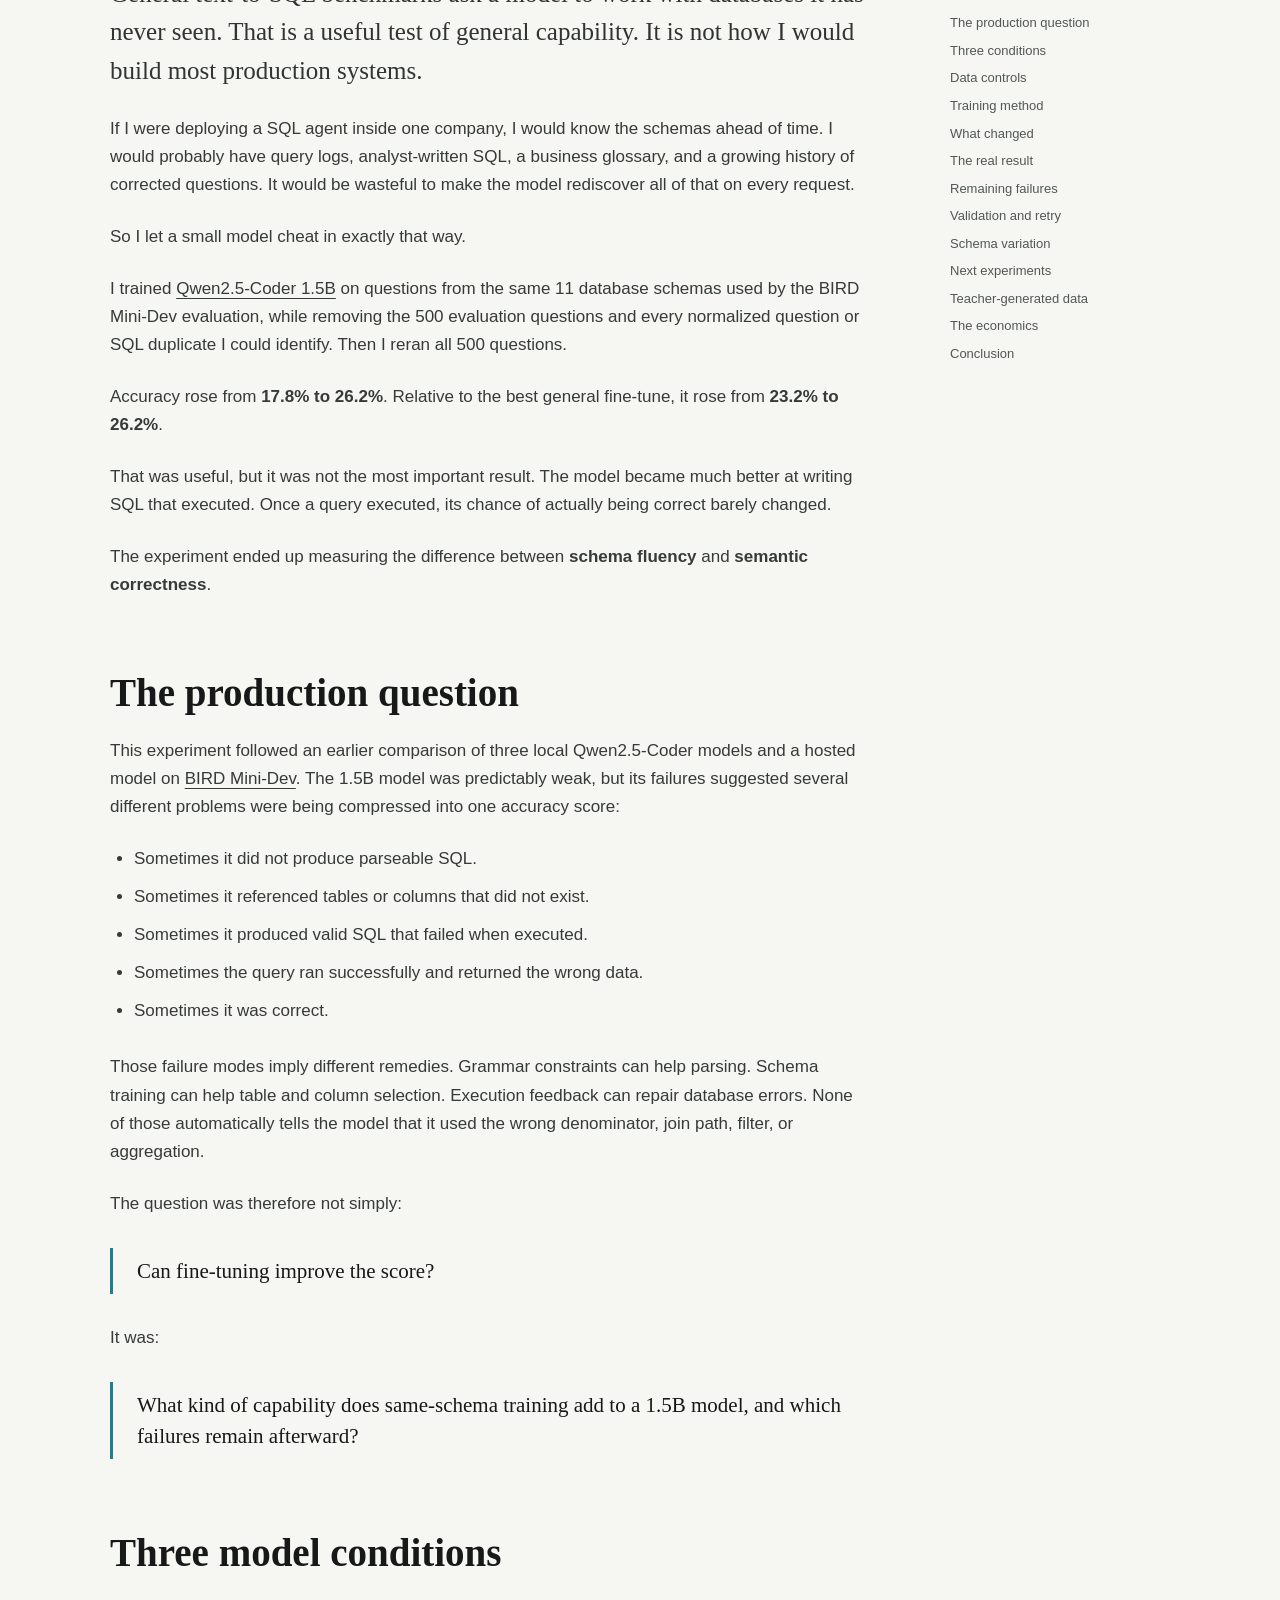
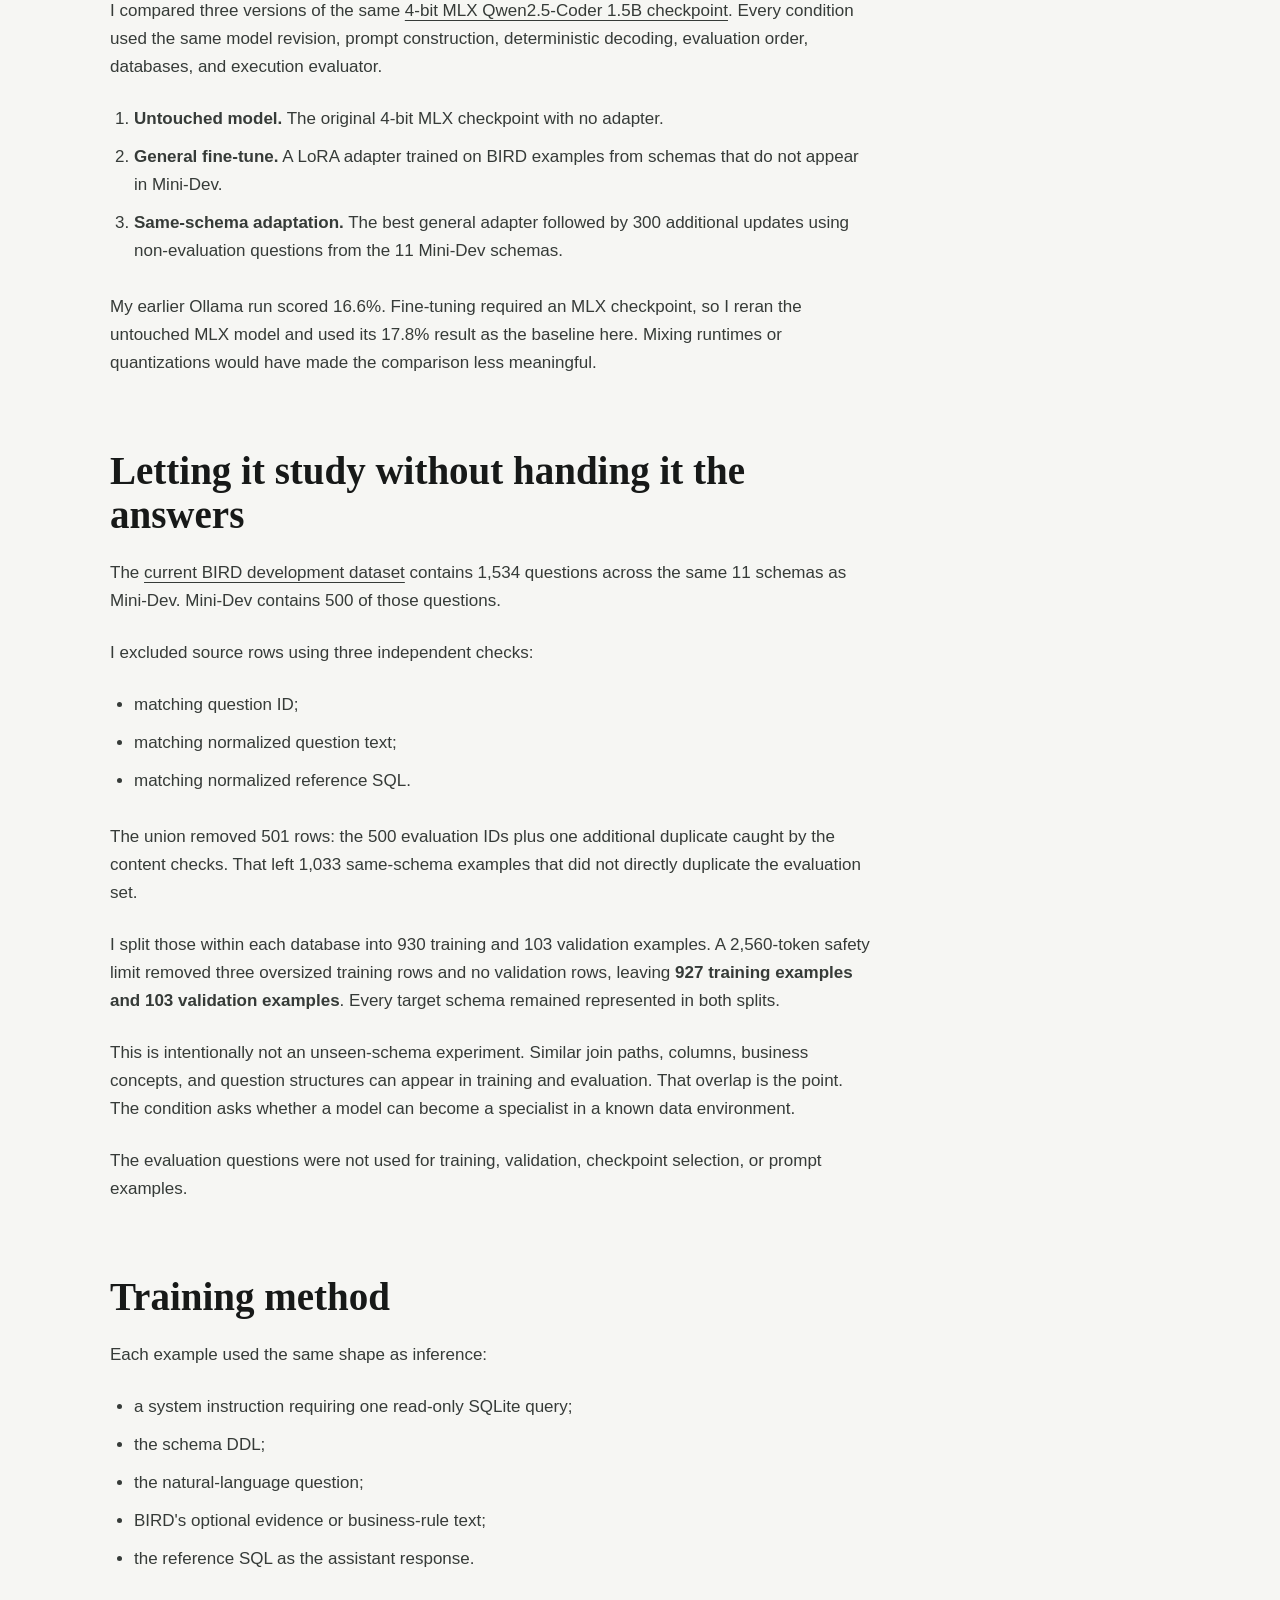
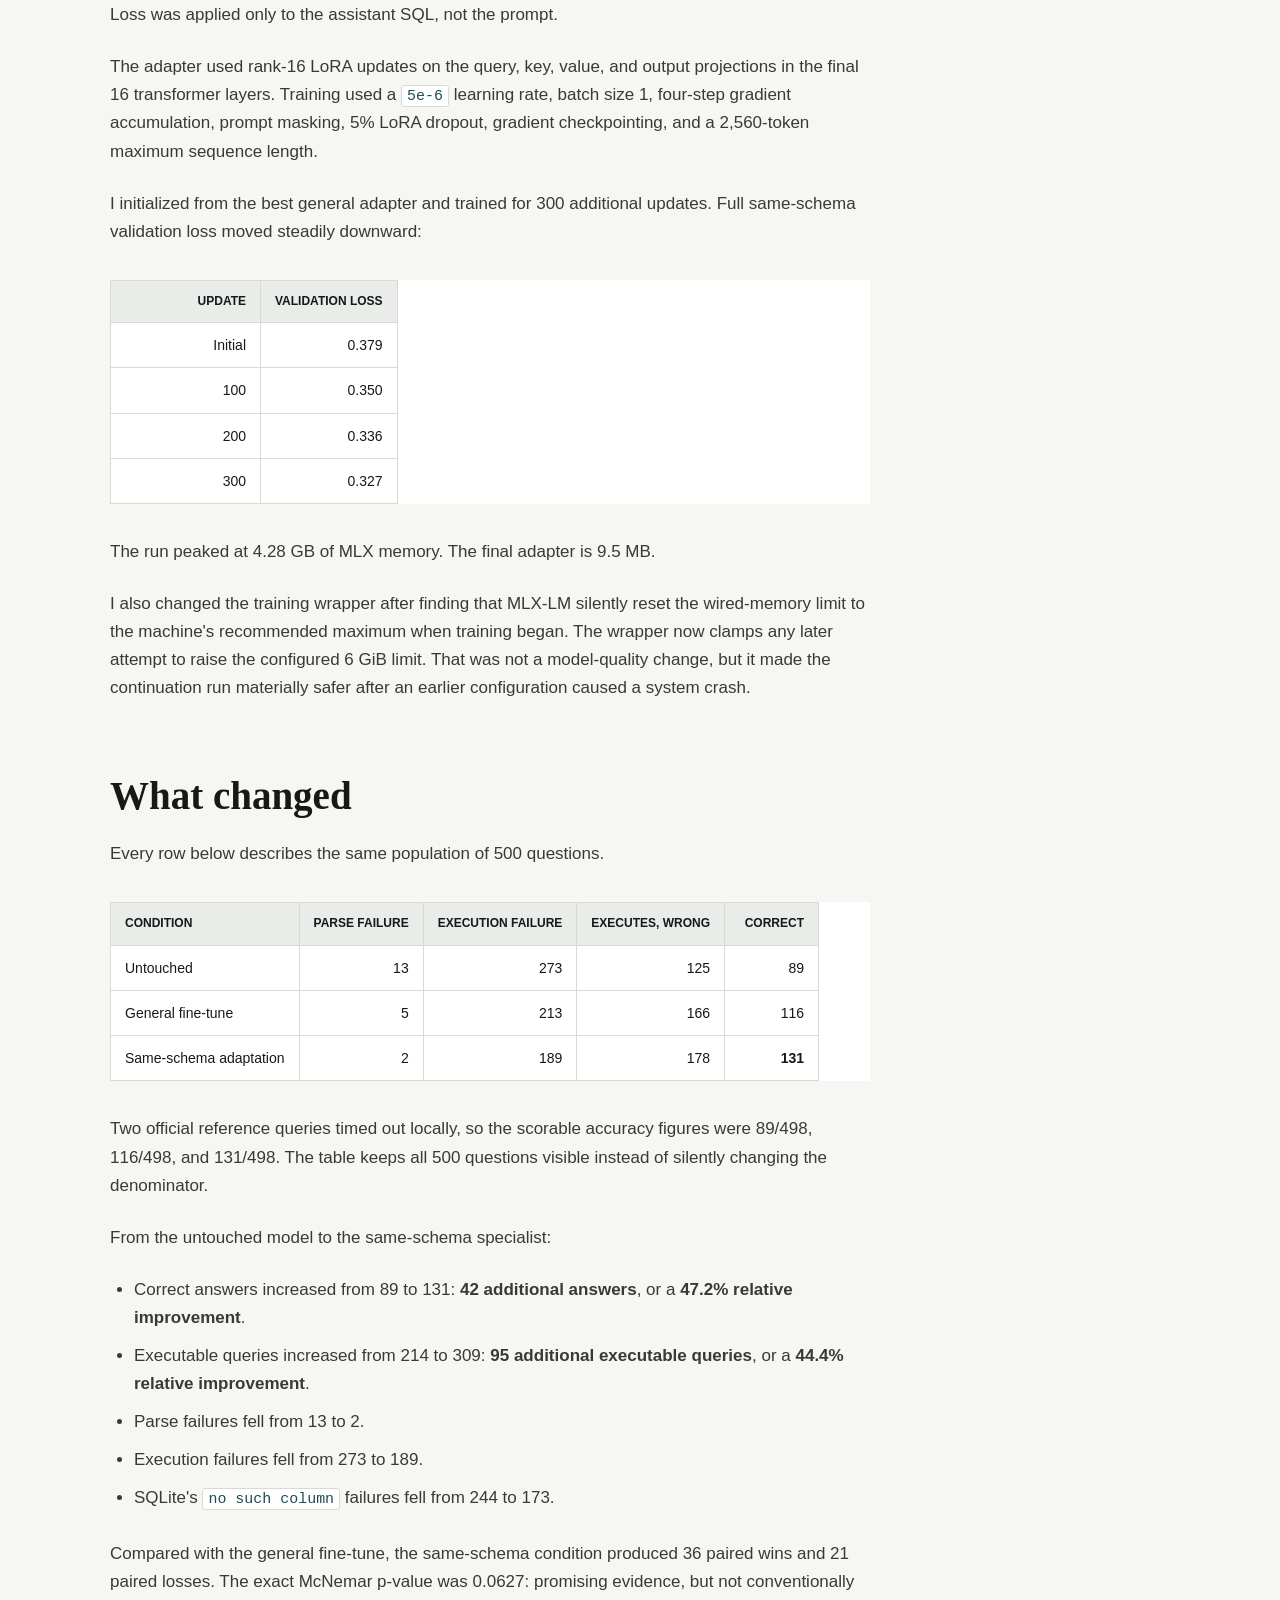
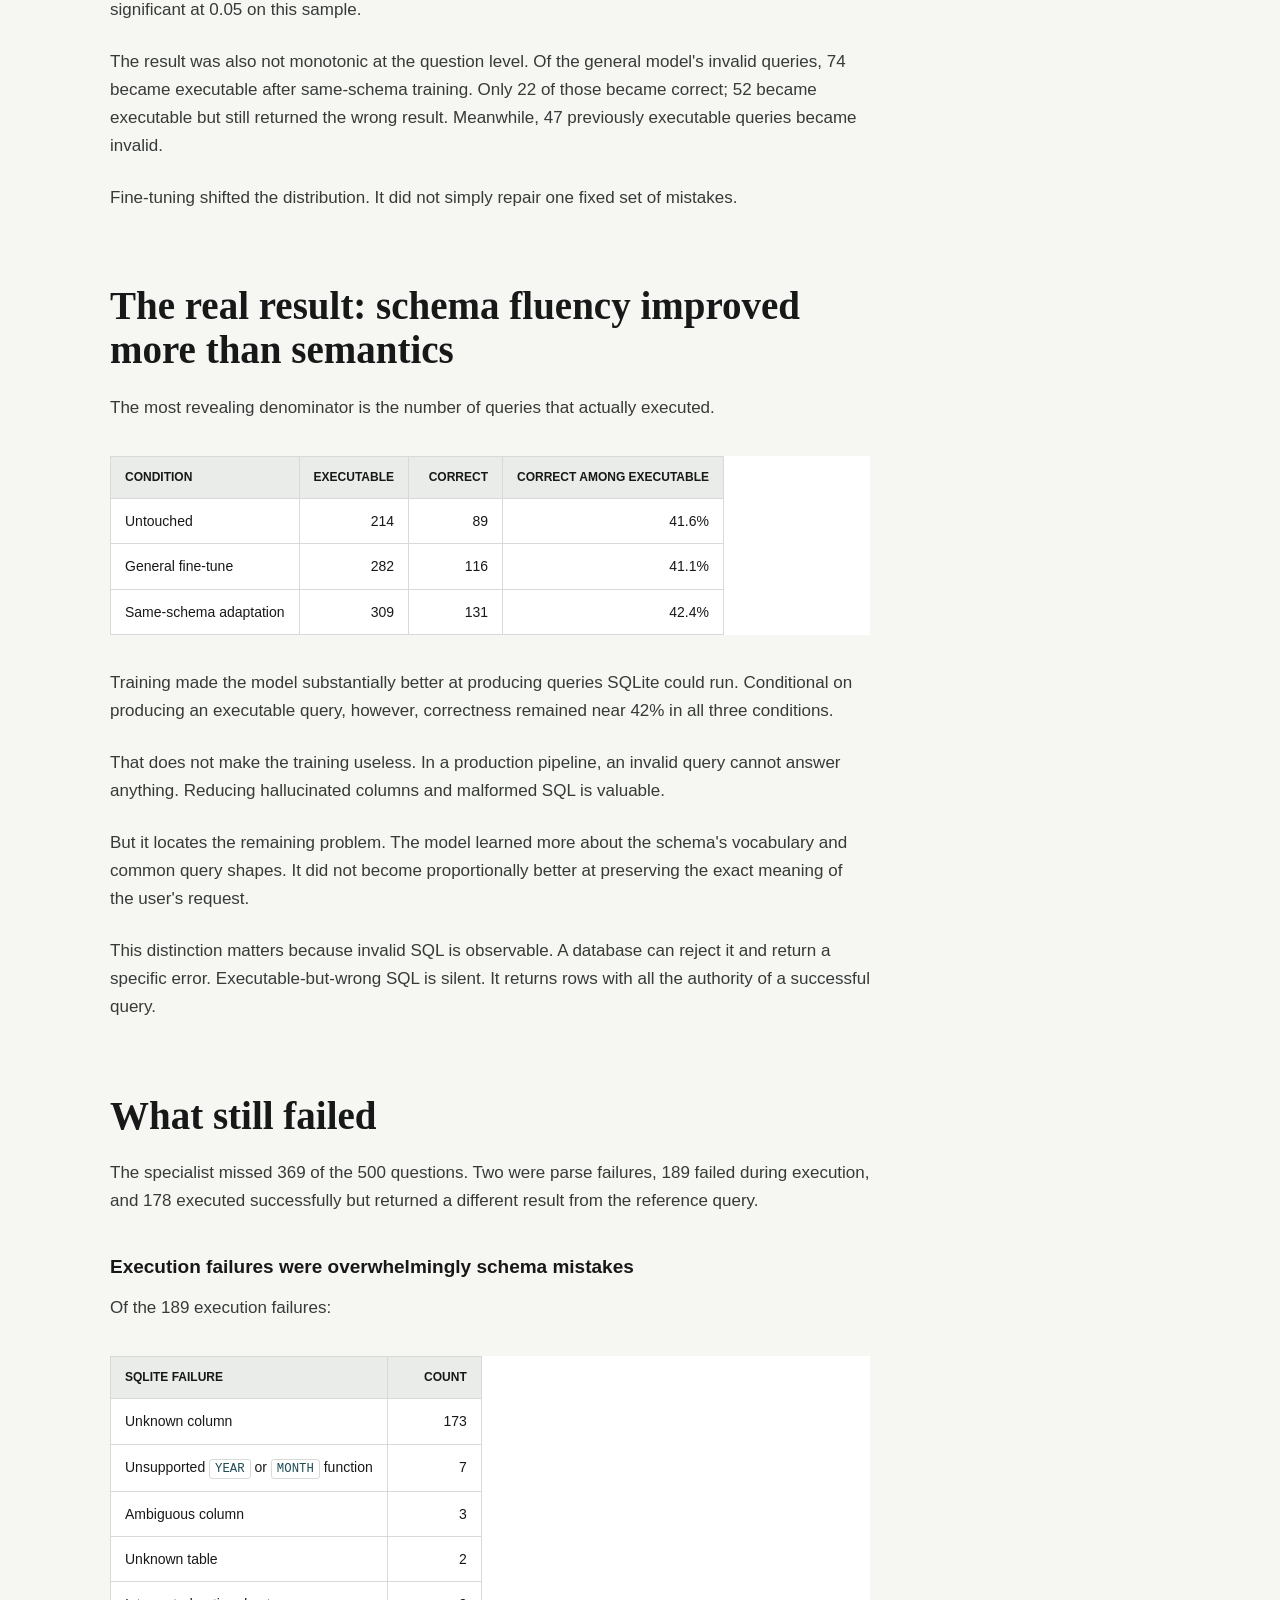
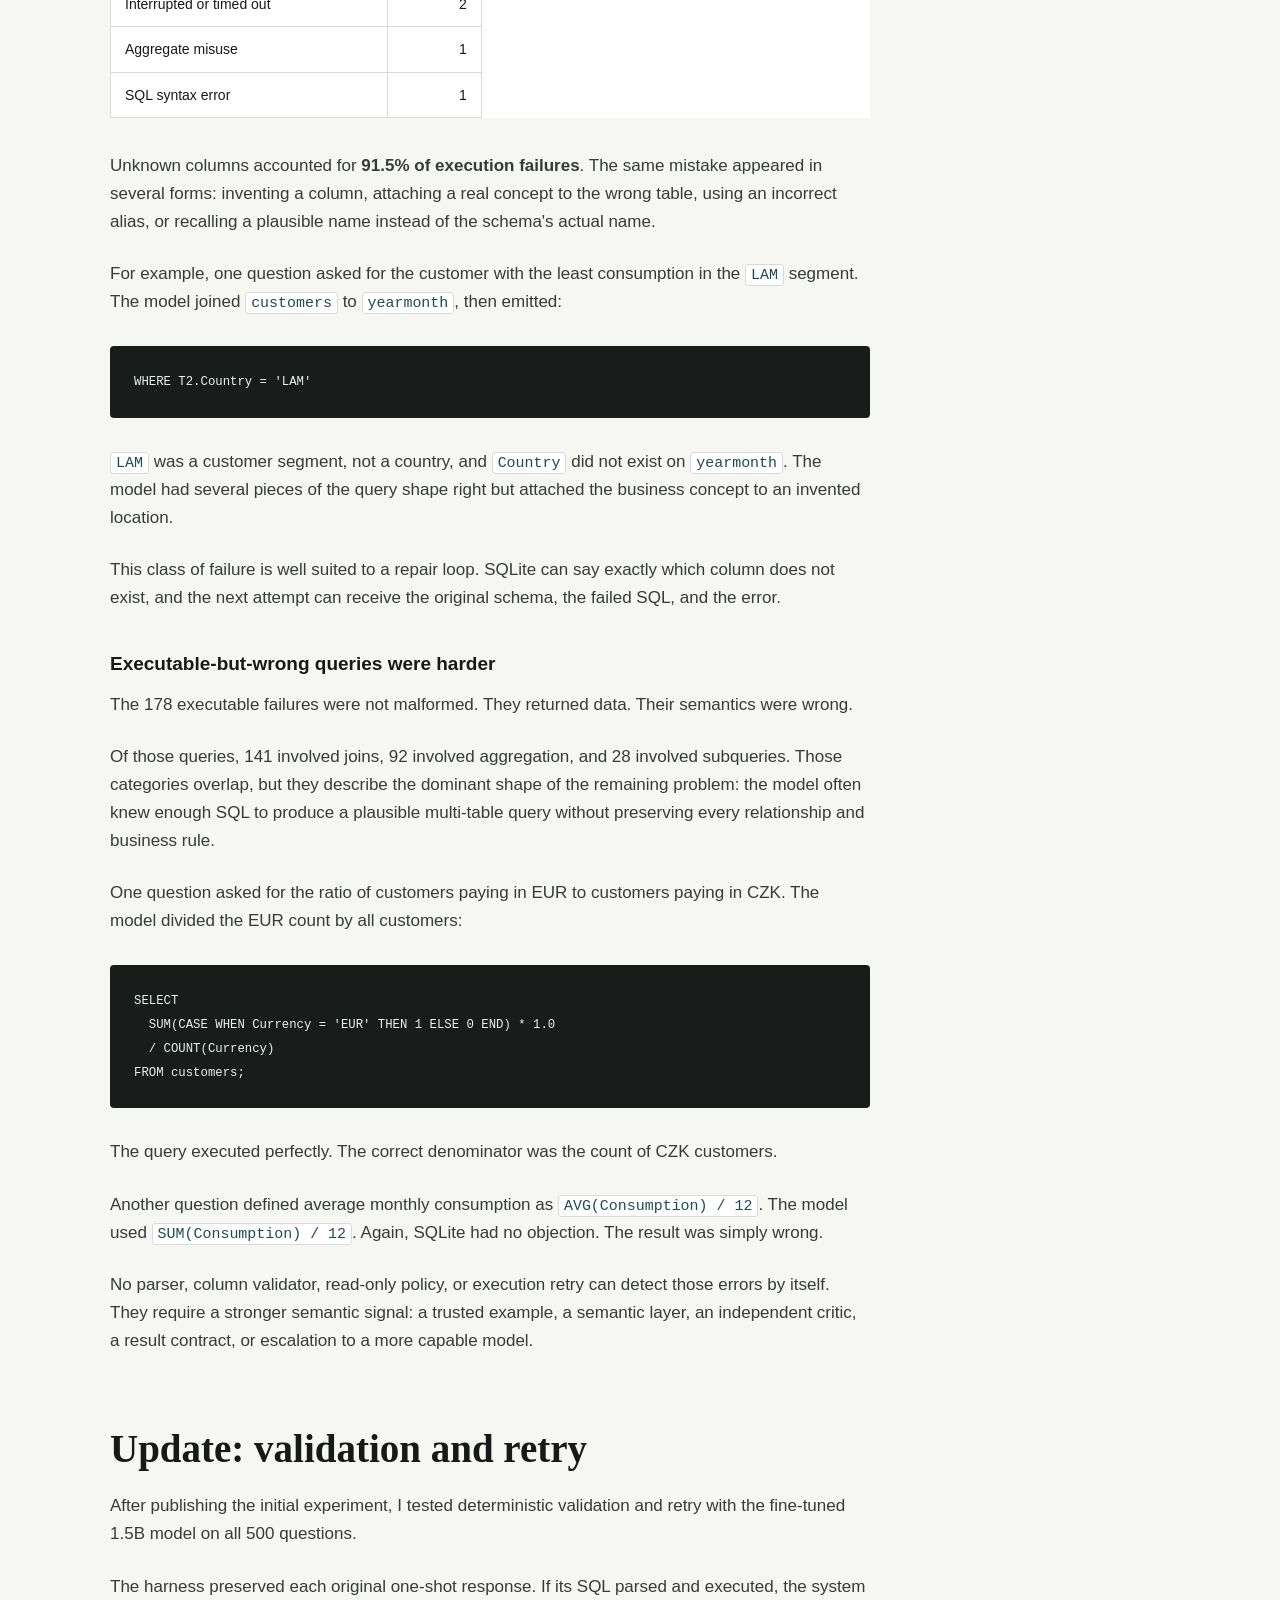
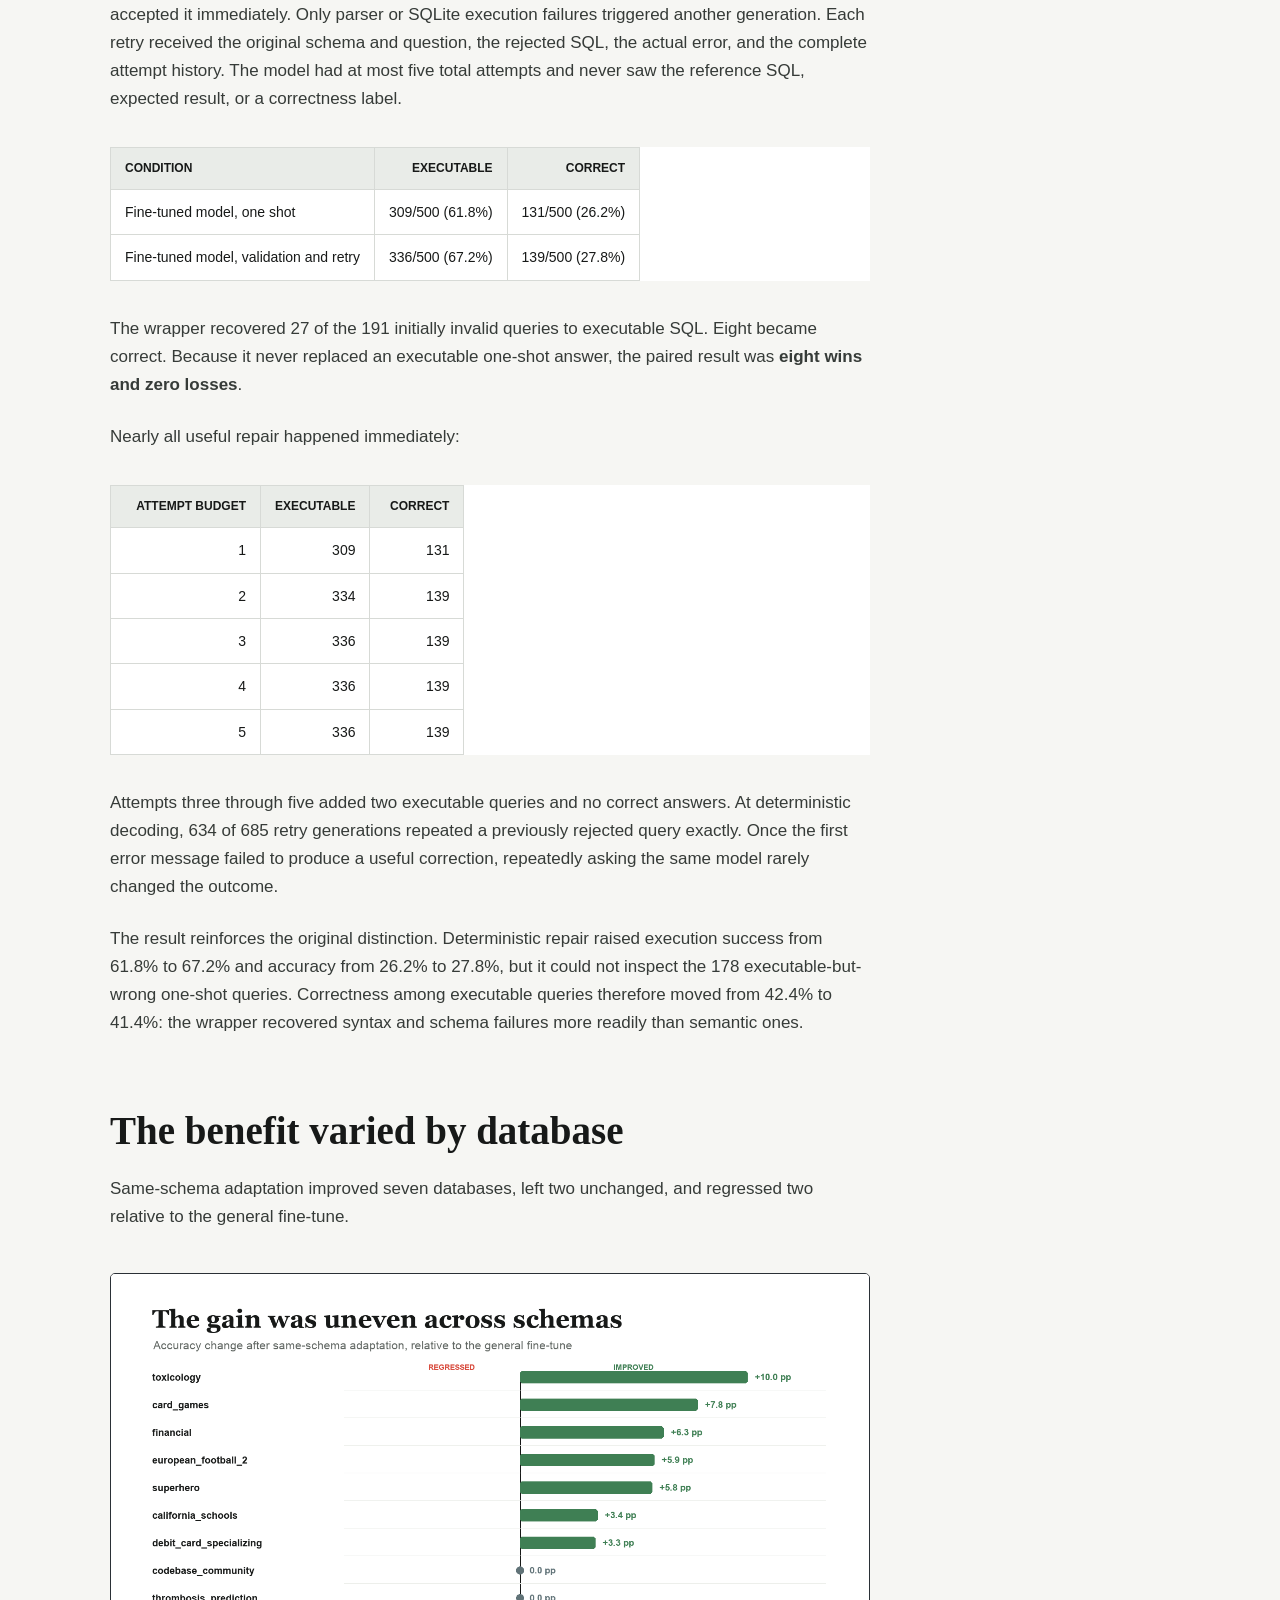
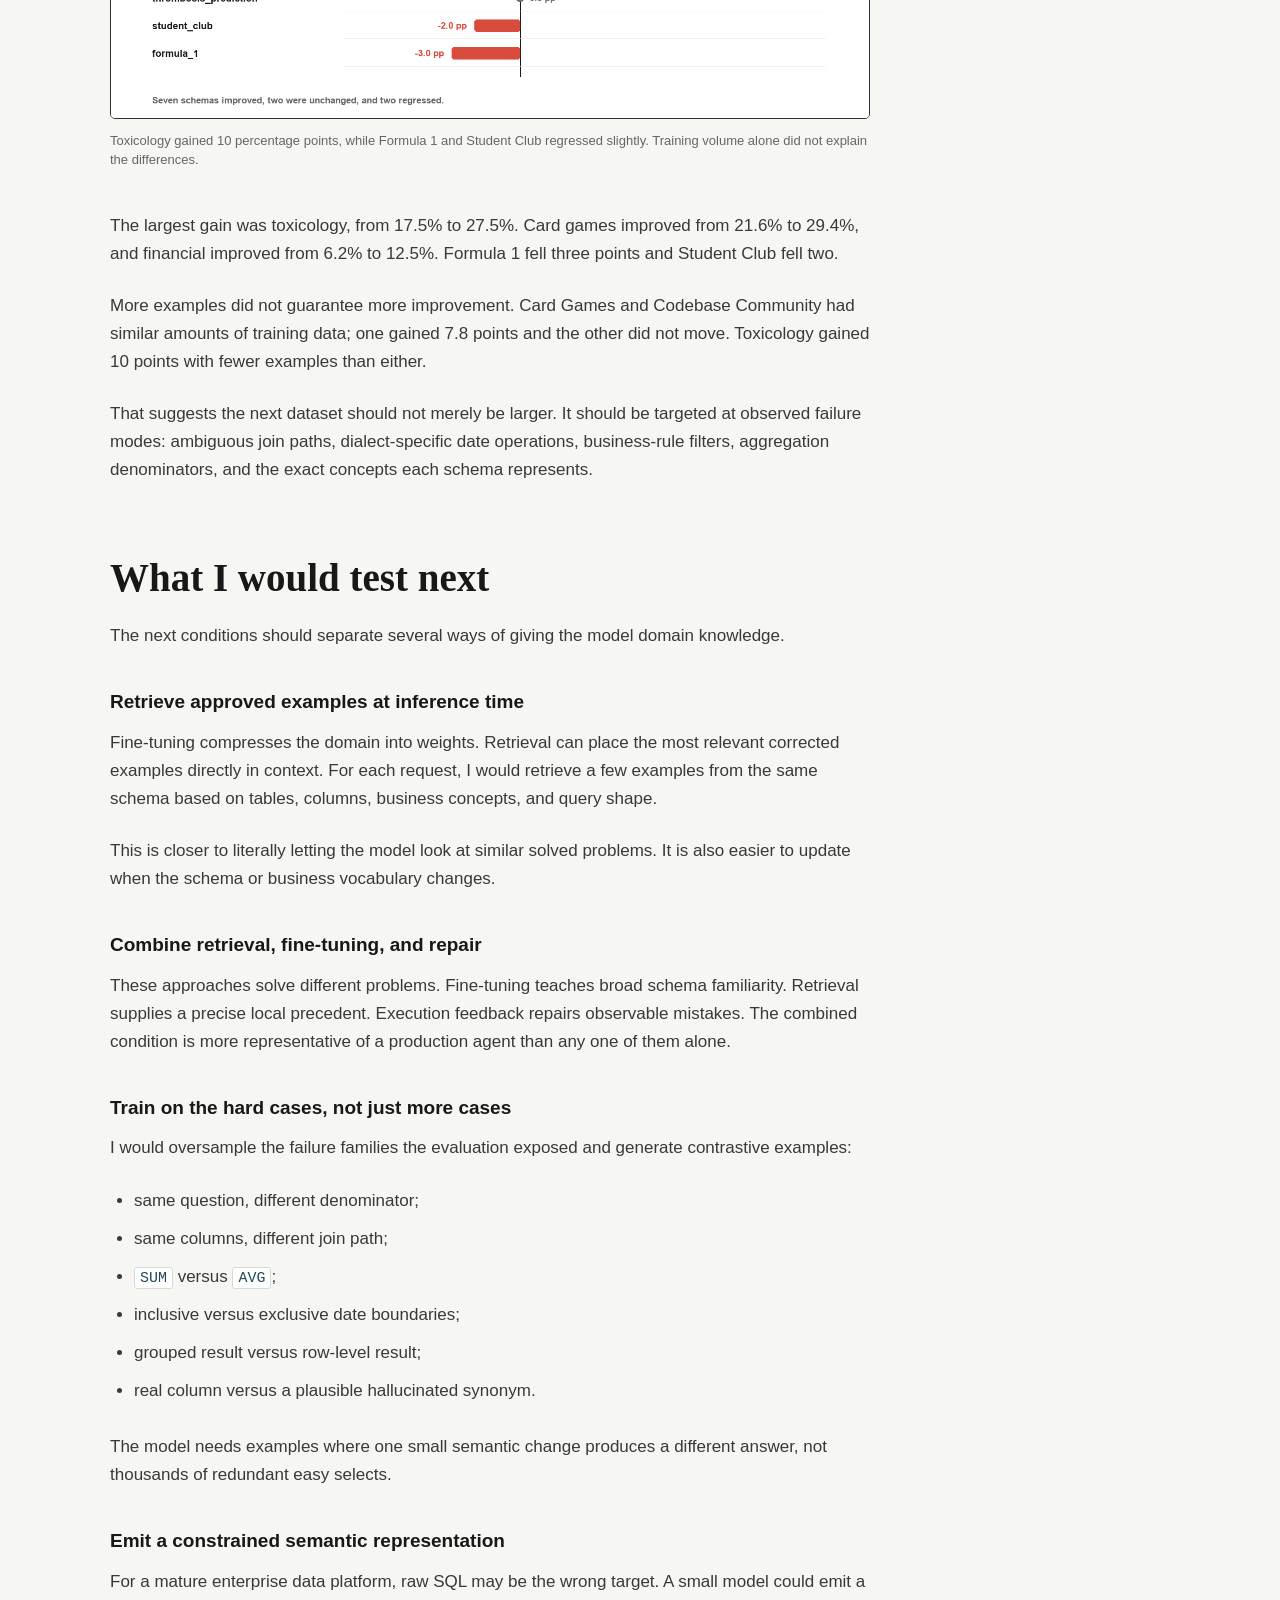
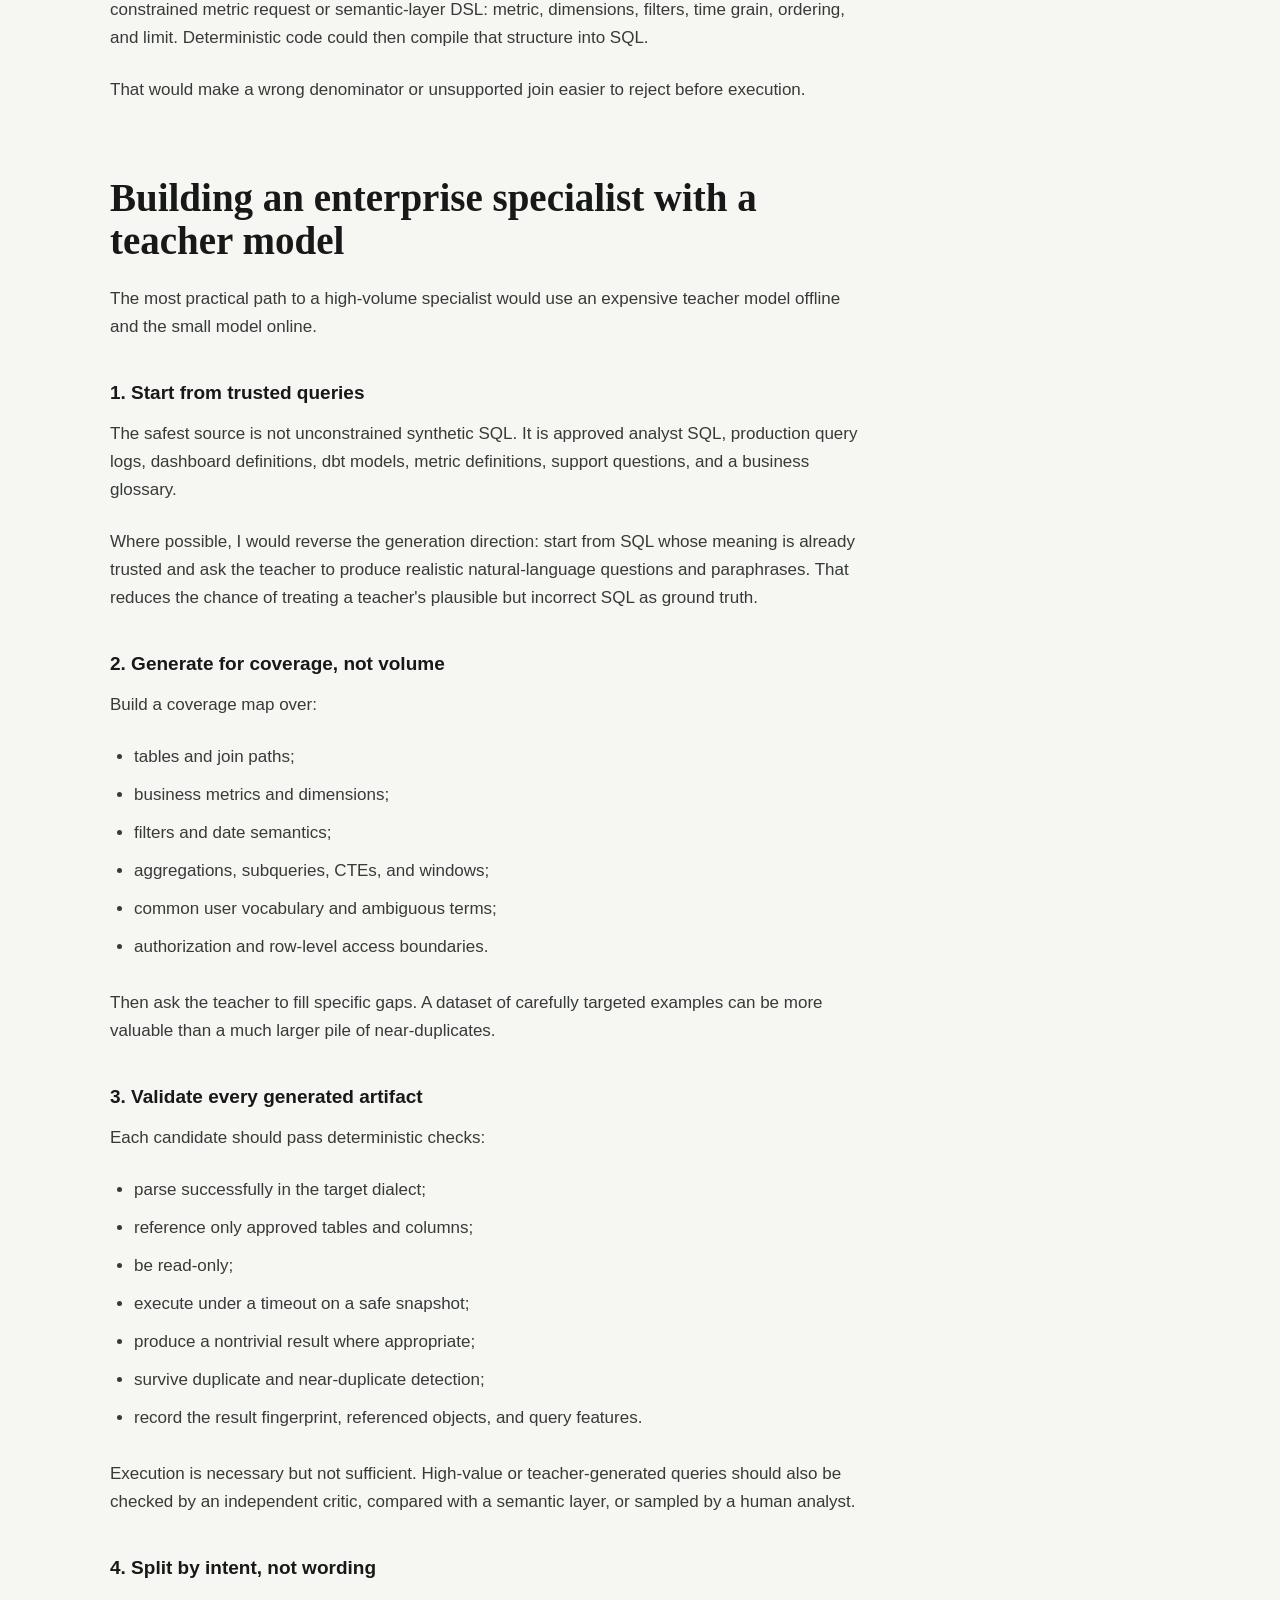
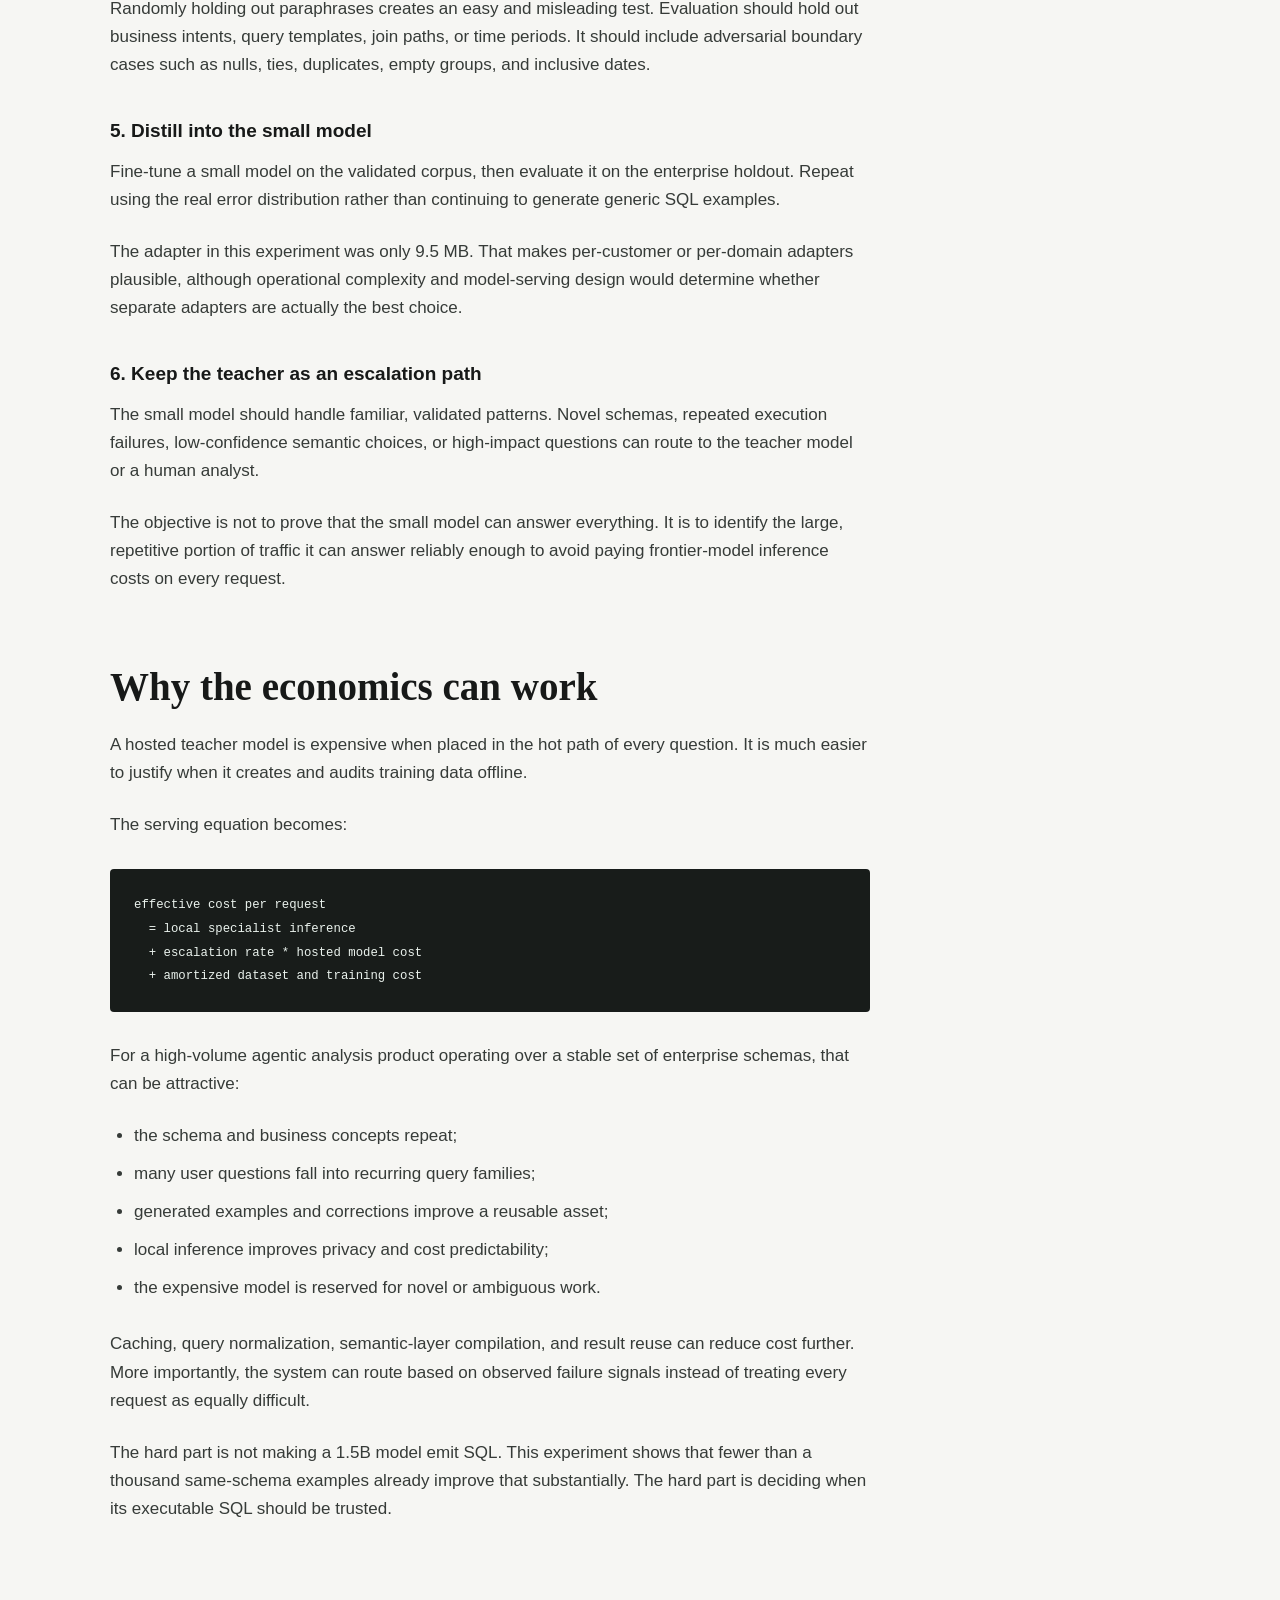
<file: writing/text-to-sql-specialist/index.html>
<!DOCTYPE html>
<html lang="en">
<head>
  <meta charset="utf-8">
  <meta name="viewport" content="width=device-width, initial-scale=1">
  <title>I let a 1.5B SQL model study its target databases | Richard Williams</title>
  <meta name="description" content="Same-schema training raised execution accuracy from 17.8% to 26.2%, and deterministic validation and repair raised it again to 27.8%.">
  <meta name="author" content="Richard Williams">
  <meta property="og:type" content="article">
  <meta property="og:title" content="I let a 1.5B SQL model study its target databases">
  <meta property="og:description" content="Same-schema training improved schema fluency far more than semantic correctness.">
  <meta property="og:url" content="https://rwill128.github.io/writing/text-to-sql-specialist/">
  <meta property="og:image" content="https://rwill128.github.io/assets/images/text-to-sql/schema-training-results.png">
  <meta property="og:image:width" content="1600">
  <meta property="og:image:height" content="900">
  <meta property="article:author" content="Richard Williams">
  <meta property="article:published_time" content="2026-08-11">
  <meta property="article:modified_time" content="2026-08-12">
  <meta name="twitter:card" content="summary_large_image">
  <meta name="theme-color" content="#f6f6f3">
  <link rel="canonical" href="https://rwill128.github.io/writing/text-to-sql-specialist/">
  <link rel="stylesheet" href="/assets/site.css?v=20260811-3">
</head>
<body>
  <a class="skip-link" href="#article">Skip to article</a>

  <header class="site-header">
    <div class="nav-shell">
      <a class="brand" href="/">Richard Williams</a>
      <nav class="site-nav" aria-label="Primary navigation">
        <a href="/#writing" aria-current="page">Writing</a>
        <a class="optional-nav" href="/#work">Work</a>
        <a href="https://github.com/rwill128" rel="me">GitHub</a>
      </nav>
    </div>
  </header>

  <main id="article">
    <header class="article-header">
      <div class="shell article-heading">
        <div class="article-kicker">
          <span>Text-to-SQL</span>
          <span>Small models</span>
          <span>Domain adaptation</span>
        </div>
        <h1>I let a 1.5B SQL model study its target databases</h1>
        <p class="article-deck">Same-schema training raised accuracy from 17.8% to 26.2%. Most of the improvement came from learning to produce SQL that ran, not from solving semantics.</p>
        <div class="article-byline">
          <span>By Richard Williams</span>
          <span>Updated August 12, 2026</span>
          <span>17 minute read</span>
        </div>
      </div>
    </header>

    <figure class="article-hero editorial-hero">
      <img src="/assets/images/text-to-sql/schema-training-results.png" alt="Failure breakdown for untouched, generally fine-tuned, and same-schema Qwen2.5-Coder 1.5B models across 500 BIRD Mini-Dev questions" width="1600" height="900">
    </figure>

    <section class="metric-band" aria-label="Key results">
      <div class="wide-shell metric-grid">
        <div class="metric">
          <strong>+47%</strong>
          <span>more correct answers than the untouched model</span>
        </div>
        <div class="metric">
          <strong>+95</strong>
          <span>additional executable queries out of 500</span>
        </div>
        <div class="metric">
          <strong>42.4%</strong>
          <span>correct among queries that executed</span>
        </div>
        <div class="metric">
          <strong>9.5 MB</strong>
          <span>size of the schema-specialist adapter</span>
        </div>
      </div>
    </section>

    <div class="shell article-layout">
      <article class="article-body">
<p>General text-to-SQL benchmarks ask a model to work with databases it has never seen. That is a useful test of general capability. It is not how I would build most production systems.</p>
<p>If I were deploying a SQL agent inside one company, I would know the schemas ahead of time. I would probably have query logs, analyst-written SQL, a business glossary, and a growing history of corrected questions. It would be wasteful to make the model rediscover all of that on every request.</p>
<p>So I let a small model cheat in exactly that way.</p>
<p>I trained <a href="https://huggingface.co/Qwen/Qwen2.5-Coder-1.5B-Instruct">Qwen2.5-Coder 1.5B</a> on questions from the same 11 database schemas used by the BIRD Mini-Dev evaluation, while removing the 500 evaluation questions and every normalized question or SQL duplicate I could identify. Then I reran all 500 questions.</p>
<p>Accuracy rose from <strong>17.8% to 26.2%</strong>. Relative to the best general fine-tune, it rose from <strong>23.2% to 26.2%</strong>.</p>
<p>That was useful, but it was not the most important result. The model became much better at writing SQL that executed. Once a query executed, its chance of actually being correct barely changed.</p>
<p>The experiment ended up measuring the difference between <strong>schema fluency</strong> and <strong>semantic correctness</strong>.</p>
<h2 id="the-production-question">The production question</h2>

<p>This experiment followed an earlier comparison of three local Qwen2.5-Coder models and a hosted model on <a href="https://github.com/bird-bench/mini_dev">BIRD Mini-Dev</a>. The 1.5B model was predictably weak, but its failures suggested several different problems were being compressed into one accuracy score:</p>
<ul>
<li>Sometimes it did not produce parseable SQL.</li>
<li>Sometimes it referenced tables or columns that did not exist.</li>
<li>Sometimes it produced valid SQL that failed when executed.</li>
<li>Sometimes the query ran successfully and returned the wrong data.</li>
<li>Sometimes it was correct.</li>
</ul>
<p>Those failure modes imply different remedies. Grammar constraints can help parsing. Schema training can help table and column selection. Execution feedback can repair database errors. None of those automatically tells the model that it used the wrong denominator, join path, filter, or aggregation.</p>
<p>The question was therefore not simply:</p>
<blockquote>
<p>Can fine-tuning improve the score?</p>
</blockquote>
<p>It was:</p>
<blockquote>
<p>What kind of capability does same-schema training add to a 1.5B model, and which failures remain afterward?</p>
</blockquote>
<h2 id="three-model-conditions">Three model conditions</h2>

<p>I compared three versions of the same <a href="https://huggingface.co/mlx-community/Qwen2.5-Coder-1.5B-Instruct-4bit">4-bit MLX Qwen2.5-Coder 1.5B checkpoint</a>. Every condition used the same model revision, prompt construction, deterministic decoding, evaluation order, databases, and execution evaluator.</p>
<ol>
<li><strong>Untouched model.</strong> The original 4-bit MLX checkpoint with no adapter.</li>
<li><strong>General fine-tune.</strong> A LoRA adapter trained on BIRD examples from schemas that do not appear in Mini-Dev.</li>
<li><strong>Same-schema adaptation.</strong> The best general adapter followed by 300 additional updates using non-evaluation questions from the 11 Mini-Dev schemas.</li>
</ol>
<p>My earlier Ollama run scored 16.6%. Fine-tuning required an MLX checkpoint, so I reran the untouched MLX model and used its 17.8% result as the baseline here. Mixing runtimes or quantizations would have made the comparison less meaningful.</p>
<h2 id="letting-it-study-without-handing-it-the-answers">Letting it study without handing it the answers</h2>

<p>The <a href="https://huggingface.co/datasets/birdsql/bird_sql_dev_20251106">current BIRD development dataset</a> contains 1,534 questions across the same 11 schemas as Mini-Dev. Mini-Dev contains 500 of those questions.</p>
<p>I excluded source rows using three independent checks:</p>
<ul>
<li>matching question ID;</li>
<li>matching normalized question text;</li>
<li>matching normalized reference SQL.</li>
</ul>
<p>The union removed 501 rows: the 500 evaluation IDs plus one additional duplicate caught by the content checks. That left 1,033 same-schema examples that did not directly duplicate the evaluation set.</p>
<p>I split those within each database into 930 training and 103 validation examples. A 2,560-token safety limit removed three oversized training rows and no validation rows, leaving <strong>927 training examples and 103 validation examples</strong>. Every target schema remained represented in both splits.</p>
<p>This is intentionally not an unseen-schema experiment. Similar join paths, columns, business concepts, and question structures can appear in training and evaluation. That overlap is the point. The condition asks whether a model can become a specialist in a known data environment.</p>
<p>The evaluation questions were not used for training, validation, checkpoint selection, or prompt examples.</p>
<h2 id="training-method">Training method</h2>

<p>Each example used the same shape as inference:</p>
<ul>
<li>a system instruction requiring one read-only SQLite query;</li>
<li>the schema DDL;</li>
<li>the natural-language question;</li>
<li>BIRD&#39;s optional evidence or business-rule text;</li>
<li>the reference SQL as the assistant response.</li>
</ul>
<p>Loss was applied only to the assistant SQL, not the prompt.</p>
<p>The adapter used rank-16 LoRA updates on the query, key, value, and output projections in the final 16 transformer layers. Training used a <code>5e-6</code> learning rate, batch size 1, four-step gradient accumulation, prompt masking, 5% LoRA dropout, gradient checkpointing, and a 2,560-token maximum sequence length.</p>
<p>I initialized from the best general adapter and trained for 300 additional updates. Full same-schema validation loss moved steadily downward:</p>
<table>
<thead>
<tr>
<th align="right">Update</th>
<th align="right">Validation loss</th>
</tr>
</thead>
<tbody><tr>
<td align="right">Initial</td>
<td align="right">0.379</td>
</tr>
<tr>
<td align="right">100</td>
<td align="right">0.350</td>
</tr>
<tr>
<td align="right">200</td>
<td align="right">0.336</td>
</tr>
<tr>
<td align="right">300</td>
<td align="right">0.327</td>
</tr>
</tbody></table>
<p>The run peaked at 4.28 GB of MLX memory. The final adapter is 9.5 MB.</p>
<p>I also changed the training wrapper after finding that MLX-LM silently reset the wired-memory limit to the machine&#39;s recommended maximum when training began. The wrapper now clamps any later attempt to raise the configured 6 GiB limit. That was not a model-quality change, but it made the continuation run materially safer after an earlier configuration caused a system crash.</p>
<h2 id="what-changed">What changed</h2>

<p>Every row below describes the same population of 500 questions.</p>
<table>
<thead>
<tr>
<th>Condition</th>
<th align="right">Parse failure</th>
<th align="right">Execution failure</th>
<th align="right">Executes, wrong</th>
<th align="right">Correct</th>
</tr>
</thead>
<tbody><tr>
<td>Untouched</td>
<td align="right">13</td>
<td align="right">273</td>
<td align="right">125</td>
<td align="right">89</td>
</tr>
<tr>
<td>General fine-tune</td>
<td align="right">5</td>
<td align="right">213</td>
<td align="right">166</td>
<td align="right">116</td>
</tr>
<tr>
<td>Same-schema adaptation</td>
<td align="right">2</td>
<td align="right">189</td>
<td align="right">178</td>
<td align="right"><strong>131</strong></td>
</tr>
</tbody></table>
<p>Two official reference queries timed out locally, so the scorable accuracy figures were 89/498, 116/498, and 131/498. The table keeps all 500 questions visible instead of silently changing the denominator.</p>
<p>From the untouched model to the same-schema specialist:</p>
<ul>
<li>Correct answers increased from 89 to 131: <strong>42 additional answers</strong>, or a <strong>47.2% relative improvement</strong>.</li>
<li>Executable queries increased from 214 to 309: <strong>95 additional executable queries</strong>, or a <strong>44.4% relative improvement</strong>.</li>
<li>Parse failures fell from 13 to 2.</li>
<li>Execution failures fell from 273 to 189.</li>
<li>SQLite&#39;s <code>no such column</code> failures fell from 244 to 173.</li>
</ul>
<p>Compared with the general fine-tune, the same-schema condition produced 36 paired wins and 21 paired losses. The exact McNemar p-value was 0.0627: promising evidence, but not conventionally significant at 0.05 on this sample.</p>
<p>The result was also not monotonic at the question level. Of the general model&#39;s invalid queries, 74 became executable after same-schema training. Only 22 of those became correct; 52 became executable but still returned the wrong result. Meanwhile, 47 previously executable queries became invalid.</p>
<p>Fine-tuning shifted the distribution. It did not simply repair one fixed set of mistakes.</p>
<h2 id="the-real-result-schema-fluency-improved-more-than-semantics">The real result: schema fluency improved more than semantics</h2>

<p>The most revealing denominator is the number of queries that actually executed.</p>
<table>
<thead>
<tr>
<th>Condition</th>
<th align="right">Executable</th>
<th align="right">Correct</th>
<th align="right">Correct among executable</th>
</tr>
</thead>
<tbody><tr>
<td>Untouched</td>
<td align="right">214</td>
<td align="right">89</td>
<td align="right">41.6%</td>
</tr>
<tr>
<td>General fine-tune</td>
<td align="right">282</td>
<td align="right">116</td>
<td align="right">41.1%</td>
</tr>
<tr>
<td>Same-schema adaptation</td>
<td align="right">309</td>
<td align="right">131</td>
<td align="right">42.4%</td>
</tr>
</tbody></table>
<p>Training made the model substantially better at producing queries SQLite could run. Conditional on producing an executable query, however, correctness remained near 42% in all three conditions.</p>
<p>That does not make the training useless. In a production pipeline, an invalid query cannot answer anything. Reducing hallucinated columns and malformed SQL is valuable.</p>
<p>But it locates the remaining problem. The model learned more about the schema&#39;s vocabulary and common query shapes. It did not become proportionally better at preserving the exact meaning of the user&#39;s request.</p>
<p>This distinction matters because invalid SQL is observable. A database can reject it and return a specific error. Executable-but-wrong SQL is silent. It returns rows with all the authority of a successful query.</p>
<h2 id="what-still-failed">What still failed</h2>

<p>The specialist missed 369 of the 500 questions. Two were parse failures, 189 failed during execution, and 178 executed successfully but returned a different result from the reference query.</p>
<h3 id="execution-failures-were-overwhelmingly-schema-mistakes">Execution failures were overwhelmingly schema mistakes</h3>

<p>Of the 189 execution failures:</p>
<table>
<thead>
<tr>
<th>SQLite failure</th>
<th align="right">Count</th>
</tr>
</thead>
<tbody><tr>
<td>Unknown column</td>
<td align="right">173</td>
</tr>
<tr>
<td>Unsupported <code>YEAR</code> or <code>MONTH</code> function</td>
<td align="right">7</td>
</tr>
<tr>
<td>Ambiguous column</td>
<td align="right">3</td>
</tr>
<tr>
<td>Unknown table</td>
<td align="right">2</td>
</tr>
<tr>
<td>Interrupted or timed out</td>
<td align="right">2</td>
</tr>
<tr>
<td>Aggregate misuse</td>
<td align="right">1</td>
</tr>
<tr>
<td>SQL syntax error</td>
<td align="right">1</td>
</tr>
</tbody></table>
<p>Unknown columns accounted for <strong>91.5% of execution failures</strong>. The same mistake appeared in several forms: inventing a column, attaching a real concept to the wrong table, using an incorrect alias, or recalling a plausible name instead of the schema&#39;s actual name.</p>
<p>For example, one question asked for the customer with the least consumption in the <code>LAM</code> segment. The model joined <code>customers</code> to <code>yearmonth</code>, then emitted:</p>
<pre><code class="language-sql">WHERE T2.Country = &#39;LAM&#39;
</code></pre>
<p><code>LAM</code> was a customer segment, not a country, and <code>Country</code> did not exist on <code>yearmonth</code>. The model had several pieces of the query shape right but attached the business concept to an invented location.</p>
<p>This class of failure is well suited to a repair loop. SQLite can say exactly which column does not exist, and the next attempt can receive the original schema, the failed SQL, and the error.</p>
<h3 id="executable-but-wrong-queries-were-harder">Executable-but-wrong queries were harder</h3>

<p>The 178 executable failures were not malformed. They returned data. Their semantics were wrong.</p>
<p>Of those queries, 141 involved joins, 92 involved aggregation, and 28 involved subqueries. Those categories overlap, but they describe the dominant shape of the remaining problem: the model often knew enough SQL to produce a plausible multi-table query without preserving every relationship and business rule.</p>
<p>One question asked for the ratio of customers paying in EUR to customers paying in CZK. The model divided the EUR count by all customers:</p>
<pre><code class="language-sql">SELECT
  SUM(CASE WHEN Currency = &#39;EUR&#39; THEN 1 ELSE 0 END) * 1.0
  / COUNT(Currency)
FROM customers;
</code></pre>
<p>The query executed perfectly. The correct denominator was the count of CZK customers.</p>
<p>Another question defined average monthly consumption as <code>AVG(Consumption) / 12</code>. The model used <code>SUM(Consumption) / 12</code>. Again, SQLite had no objection. The result was simply wrong.</p>
<p>No parser, column validator, read-only policy, or execution retry can detect those errors by itself. They require a stronger semantic signal: a trusted example, a semantic layer, an independent critic, a result contract, or escalation to a more capable model.</p>
<h2 id="update-validation-and-retry">Update: validation and retry</h2>

<p>After publishing the initial experiment, I tested deterministic validation and retry with the fine-tuned 1.5B model on all 500 questions.</p>
<p>The harness preserved each original one-shot response. If its SQL parsed and executed, the system accepted it immediately. Only parser or SQLite execution failures triggered another generation. Each retry received the original schema and question, the rejected SQL, the actual error, and the complete attempt history. The model had at most five total attempts and never saw the reference SQL, expected result, or a correctness label.</p>
<table>
<thead>
<tr>
<th>Condition</th>
<th align="right">Executable</th>
<th align="right">Correct</th>
</tr>
</thead>
<tbody><tr>
<td>Fine-tuned model, one shot</td>
<td align="right">309/500 (61.8%)</td>
<td align="right">131/500 (26.2%)</td>
</tr>
<tr>
<td>Fine-tuned model, validation and retry</td>
<td align="right">336/500 (67.2%)</td>
<td align="right">139/500 (27.8%)</td>
</tr>
</tbody></table>
<p>The wrapper recovered 27 of the 191 initially invalid queries to executable SQL. Eight became correct. Because it never replaced an executable one-shot answer, the paired result was <strong>eight wins and zero losses</strong>.</p>
<p>Nearly all useful repair happened immediately:</p>
<table>
<thead>
<tr>
<th align="right">Attempt budget</th>
<th align="right">Executable</th>
<th align="right">Correct</th>
</tr>
</thead>
<tbody><tr>
<td align="right">1</td>
<td align="right">309</td>
<td align="right">131</td>
</tr>
<tr>
<td align="right">2</td>
<td align="right">334</td>
<td align="right">139</td>
</tr>
<tr>
<td align="right">3</td>
<td align="right">336</td>
<td align="right">139</td>
</tr>
<tr>
<td align="right">4</td>
<td align="right">336</td>
<td align="right">139</td>
</tr>
<tr>
<td align="right">5</td>
<td align="right">336</td>
<td align="right">139</td>
</tr>
</tbody></table>
<p>Attempts three through five added two executable queries and no correct answers. At deterministic decoding, 634 of 685 retry generations repeated a previously rejected query exactly. Once the first error message failed to produce a useful correction, repeatedly asking the same model rarely changed the outcome.</p>
<p>The result reinforces the original distinction. Deterministic repair raised execution success from 61.8% to 67.2% and accuracy from 26.2% to 27.8%, but it could not inspect the 178 executable-but-wrong one-shot queries. Correctness among executable queries therefore moved from 42.4% to 41.4%: the wrapper recovered syntax and schema failures more readily than semantic ones.</p>
<h2 id="the-benefit-varied-by-database">The benefit varied by database</h2>

<p>Same-schema adaptation improved seven databases, left two unchanged, and regressed two relative to the general fine-tune.</p>
<figure class="article-figure">
  <a href="/assets/images/text-to-sql/schema-accuracy-deltas.png">
    <img src="/assets/images/text-to-sql/schema-accuracy-deltas.png" alt="Schema-level accuracy changes after same-schema adaptation, with seven improvements, two unchanged schemas, and two regressions" width="1400" height="820">
  </a>
  <figcaption>Toxicology gained 10 percentage points, while Formula 1 and Student Club regressed slightly. Training volume alone did not explain the differences.</figcaption>
</figure>

<p>The largest gain was toxicology, from 17.5% to 27.5%. Card games improved from 21.6% to 29.4%, and financial improved from 6.2% to 12.5%. Formula 1 fell three points and Student Club fell two.</p>
<p>More examples did not guarantee more improvement. Card Games and Codebase Community had similar amounts of training data; one gained 7.8 points and the other did not move. Toxicology gained 10 points with fewer examples than either.</p>
<p>That suggests the next dataset should not merely be larger. It should be targeted at observed failure modes: ambiguous join paths, dialect-specific date operations, business-rule filters, aggregation denominators, and the exact concepts each schema represents.</p>
<h2 id="what-i-would-test-next">What I would test next</h2>

<p>The next conditions should separate several ways of giving the model domain knowledge.</p>
<h3 id="retrieve-approved-examples-at-inference-time">Retrieve approved examples at inference time</h3>

<p>Fine-tuning compresses the domain into weights. Retrieval can place the most relevant corrected examples directly in context. For each request, I would retrieve a few examples from the same schema based on tables, columns, business concepts, and query shape.</p>
<p>This is closer to literally letting the model look at similar solved problems. It is also easier to update when the schema or business vocabulary changes.</p>
<h3 id="combine-retrieval-fine-tuning-and-repair">Combine retrieval, fine-tuning, and repair</h3>

<p>These approaches solve different problems. Fine-tuning teaches broad schema familiarity. Retrieval supplies a precise local precedent. Execution feedback repairs observable mistakes. The combined condition is more representative of a production agent than any one of them alone.</p>
<h3 id="train-on-the-hard-cases-not-just-more-cases">Train on the hard cases, not just more cases</h3>

<p>I would oversample the failure families the evaluation exposed and generate contrastive examples:</p>
<ul>
<li>same question, different denominator;</li>
<li>same columns, different join path;</li>
<li><code>SUM</code> versus <code>AVG</code>;</li>
<li>inclusive versus exclusive date boundaries;</li>
<li>grouped result versus row-level result;</li>
<li>real column versus a plausible hallucinated synonym.</li>
</ul>
<p>The model needs examples where one small semantic change produces a different answer, not thousands of redundant easy selects.</p>
<h3 id="emit-a-constrained-semantic-representation">Emit a constrained semantic representation</h3>

<p>For a mature enterprise data platform, raw SQL may be the wrong target. A small model could emit a constrained metric request or semantic-layer DSL: metric, dimensions, filters, time grain, ordering, and limit. Deterministic code could then compile that structure into SQL.</p>
<p>That would make a wrong denominator or unsupported join easier to reject before execution.</p>
<h2 id="building-an-enterprise-specialist-with-a-teacher-model">Building an enterprise specialist with a teacher model</h2>

<p>The most practical path to a high-volume specialist would use an expensive teacher model offline and the small model online.</p>
<h3 id="1-start-from-trusted-queries">1. Start from trusted queries</h3>

<p>The safest source is not unconstrained synthetic SQL. It is approved analyst SQL, production query logs, dashboard definitions, dbt models, metric definitions, support questions, and a business glossary.</p>
<p>Where possible, I would reverse the generation direction: start from SQL whose meaning is already trusted and ask the teacher to produce realistic natural-language questions and paraphrases. That reduces the chance of treating a teacher&#39;s plausible but incorrect SQL as ground truth.</p>
<h3 id="2-generate-for-coverage-not-volume">2. Generate for coverage, not volume</h3>

<p>Build a coverage map over:</p>
<ul>
<li>tables and join paths;</li>
<li>business metrics and dimensions;</li>
<li>filters and date semantics;</li>
<li>aggregations, subqueries, CTEs, and windows;</li>
<li>common user vocabulary and ambiguous terms;</li>
<li>authorization and row-level access boundaries.</li>
</ul>
<p>Then ask the teacher to fill specific gaps. A dataset of carefully targeted examples can be more valuable than a much larger pile of near-duplicates.</p>
<h3 id="3-validate-every-generated-artifact">3. Validate every generated artifact</h3>

<p>Each candidate should pass deterministic checks:</p>
<ul>
<li>parse successfully in the target dialect;</li>
<li>reference only approved tables and columns;</li>
<li>be read-only;</li>
<li>execute under a timeout on a safe snapshot;</li>
<li>produce a nontrivial result where appropriate;</li>
<li>survive duplicate and near-duplicate detection;</li>
<li>record the result fingerprint, referenced objects, and query features.</li>
</ul>
<p>Execution is necessary but not sufficient. High-value or teacher-generated queries should also be checked by an independent critic, compared with a semantic layer, or sampled by a human analyst.</p>
<h3 id="4-split-by-intent-not-wording">4. Split by intent, not wording</h3>

<p>Randomly holding out paraphrases creates an easy and misleading test. Evaluation should hold out business intents, query templates, join paths, or time periods. It should include adversarial boundary cases such as nulls, ties, duplicates, empty groups, and inclusive dates.</p>
<h3 id="5-distill-into-the-small-model">5. Distill into the small model</h3>

<p>Fine-tune a small model on the validated corpus, then evaluate it on the enterprise holdout. Repeat using the real error distribution rather than continuing to generate generic SQL examples.</p>
<p>The adapter in this experiment was only 9.5 MB. That makes per-customer or per-domain adapters plausible, although operational complexity and model-serving design would determine whether separate adapters are actually the best choice.</p>
<h3 id="6-keep-the-teacher-as-an-escalation-path">6. Keep the teacher as an escalation path</h3>

<p>The small model should handle familiar, validated patterns. Novel schemas, repeated execution failures, low-confidence semantic choices, or high-impact questions can route to the teacher model or a human analyst.</p>
<p>The objective is not to prove that the small model can answer everything. It is to identify the large, repetitive portion of traffic it can answer reliably enough to avoid paying frontier-model inference costs on every request.</p>
<h2 id="why-the-economics-can-work">Why the economics can work</h2>

<p>A hosted teacher model is expensive when placed in the hot path of every question. It is much easier to justify when it creates and audits training data offline.</p>
<p>The serving equation becomes:</p>
<pre><code class="language-text">effective cost per request
  = local specialist inference
  + escalation rate * hosted model cost
  + amortized dataset and training cost
</code></pre>
<p>For a high-volume agentic analysis product operating over a stable set of enterprise schemas, that can be attractive:</p>
<ul>
<li>the schema and business concepts repeat;</li>
<li>many user questions fall into recurring query families;</li>
<li>generated examples and corrections improve a reusable asset;</li>
<li>local inference improves privacy and cost predictability;</li>
<li>the expensive model is reserved for novel or ambiguous work.</li>
</ul>
<p>Caching, query normalization, semantic-layer compilation, and result reuse can reduce cost further. More importantly, the system can route based on observed failure signals instead of treating every request as equally difficult.</p>
<p>The hard part is not making a 1.5B model emit SQL. This experiment shows that fewer than a thousand same-schema examples already improve that substantially. The hard part is deciding when its executable SQL should be trusted.</p>
<h2 id="conclusion">Conclusion</h2>
<p>Same-schema fine-tuning made the 1.5B model much more fluent in the target schemas. The fine-tuned model produced fewer parse failures, hallucinated columns, and queries that SQLite could not execute. The fine-tuned model also answered 42 more questions correctly than the untouched model.</p>
<p>However, same-schema fine-tuning did not improve the proportion of executable queries that were semantically correct. Roughly 42% of executable queries were correct before specialization, and roughly 42% were correct afterward. The remaining silent failures involved exactly the details that matter in real analysis: join paths, filters, denominators, aggregation choices, and business definitions.</p>
<p>These results point toward a system that combines specialization with runtime safeguards:</p>
<blockquote>
<p>Use a teacher to build a trusted domain dataset. Distill recurring patterns into a small specialist. Retrieve approved examples. Validate and repair what can be checked deterministically. Route ambiguous semantics to a stronger model or a human.</p>
</blockquote>
<p>The model does not need to become a general database expert. It needs to become reliably useful inside one well-defined data environment, and the surrounding system needs to know where that reliability ends.</p>

      </article>

      <aside class="article-aside" aria-label="Article contents">
        <p>Contents</p>
        <ol>
          <li><a href="#the-production-question">The production question</a></li>
          <li><a href="#three-model-conditions">Three conditions</a></li>
          <li><a href="#letting-it-study-without-handing-it-the-answers">Data controls</a></li>
          <li><a href="#training-method">Training method</a></li>
          <li><a href="#what-changed">What changed</a></li>
          <li><a href="#the-real-result-schema-fluency-improved-more-than-semantics">The real result</a></li>
          <li><a href="#what-still-failed">Remaining failures</a></li>
          <li><a href="#update-validation-and-retry">Validation and retry</a></li>
          <li><a href="#the-benefit-varied-by-database">Schema variation</a></li>
          <li><a href="#what-i-would-test-next">Next experiments</a></li>
          <li><a href="#building-an-enterprise-specialist-with-a-teacher-model">Teacher-generated data</a></li>
          <li><a href="#why-the-economics-can-work">The economics</a></li>
          <li><a href="#conclusion">Conclusion</a></li>
        </ol>
      </aside>
    </div>
  </main>

  <footer class="site-footer">
    <div class="shell footer-grid">
      <span>&copy; 2026 Richard Williams</span>
      <a href="/">Back to the homepage</a>
    </div>
  </footer>
</body>
</html>
</file>
<file: assets/site.css>
:root {
  --paper: #f6f6f3;
  --white: #ffffff;
  --ink: #171918;
  --muted: #626864;
  --line: #d7dad6;
  --soft: #e9ece8;
  --cyan: #1f7f8f;
  --red: #d94b3d;
  --green: #3f7f54;
  --yellow: #b87812;
  --display: Georgia, "Times New Roman", serif;
  --sans: Inter, ui-sans-serif, -apple-system, BlinkMacSystemFont, "Segoe UI", sans-serif;
  --mono: "SFMono-Regular", Consolas, "Liberation Mono", monospace;
  color-scheme: light;
}

* {
  box-sizing: border-box;
}

html {
  scroll-behavior: smooth;
}

body {
  margin: 0;
  color: var(--ink);
  background: var(--paper);
  font-family: var(--sans);
  font-size: 17px;
  line-height: 1.65;
  text-rendering: optimizeLegibility;
}

img {
  display: block;
  height: auto;
  max-width: 100%;
}

a {
  color: inherit;
  text-decoration-thickness: 1px;
  text-underline-offset: 4px;
}

a:hover {
  color: var(--red);
}

:focus-visible {
  outline: 3px solid var(--cyan);
  outline-offset: 4px;
}

.skip-link {
  position: fixed;
  top: 12px;
  left: 12px;
  z-index: 100;
  transform: translateY(-160%);
  padding: 10px 14px;
  border: 1px solid var(--ink);
  background: var(--white);
}

.skip-link:focus {
  transform: translateY(0);
}

.site-header {
  position: relative;
  z-index: 20;
  border-bottom: 1px solid var(--line);
  background: rgba(246, 246, 243, 0.96);
}

.nav-shell,
.shell,
.wide-shell {
  width: min(100% - 48px, 1180px);
  margin-inline: auto;
}

.nav-shell {
  display: flex;
  min-height: 72px;
  align-items: center;
  justify-content: space-between;
  gap: 32px;
}

.brand {
  font-family: var(--display);
  font-size: 21px;
  font-weight: 700;
  text-decoration: none;
}

.site-nav {
  display: flex;
  align-items: center;
  gap: 24px;
  font-size: 14px;
  font-weight: 700;
}

.site-nav a {
  text-decoration: none;
}

.site-nav a[aria-current="page"] {
  color: var(--red);
}

.eyebrow {
  margin: 0 0 20px;
  color: var(--cyan);
  font-size: 13px;
  font-weight: 800;
  line-height: 1.3;
  text-transform: uppercase;
}

.home-hero {
  padding: 88px 0 76px;
  border-bottom: 1px solid var(--line);
}

.home-hero-grid {
  display: grid;
  grid-template-columns: minmax(0, 1.55fr) minmax(260px, 0.65fr);
  gap: 80px;
  align-items: end;
}

.home-hero h1 {
  max-width: 760px;
  margin: 0;
  font-family: var(--display);
  font-size: 72px;
  font-weight: 500;
  line-height: 0.98;
}

.home-hero .lede {
  max-width: 760px;
  margin: 30px 0 0;
  color: #393e3b;
  font-family: var(--display);
  font-size: 25px;
  line-height: 1.45;
}

.hero-details {
  margin: 0;
  padding: 0 0 2px 24px;
  border-left: 3px solid var(--red);
}

.hero-details dt {
  margin-top: 20px;
  color: var(--muted);
  font-size: 12px;
  font-weight: 800;
  text-transform: uppercase;
}

.hero-details dt:first-child {
  margin-top: 0;
}

.hero-details dd {
  margin: 2px 0 0;
  font-size: 15px;
  font-weight: 700;
}

.section {
  padding: 84px 0;
  border-bottom: 1px solid var(--line);
}

.section-heading {
  display: flex;
  align-items: baseline;
  justify-content: space-between;
  gap: 24px;
  margin-bottom: 34px;
}

.section-heading h2 {
  margin: 0;
  font-family: var(--display);
  font-size: 38px;
  font-weight: 500;
  line-height: 1.12;
}

.section-heading a {
  font-size: 14px;
  font-weight: 800;
}

.feature-story {
  display: grid;
  grid-template-columns: minmax(0, 1.25fr) minmax(330px, 0.75fr);
  overflow: hidden;
  border: 1px solid var(--line);
  border-radius: 6px;
  background: var(--white);
}

.feature-story-media {
  min-height: 480px;
  background: #0d1116;
}

.feature-story-media-light {
  background: #ecece7;
}

.feature-story-media img {
  width: 100%;
  height: 100%;
  object-fit: cover;
  object-position: 57% center;
}

.feature-story-media img.text-sql-preview {
  object-fit: contain;
  object-position: center;
}

.feature-story-copy {
  display: flex;
  flex-direction: column;
  justify-content: center;
  padding: 48px;
}

.story-meta {
  margin: 0 0 18px;
  color: var(--muted);
  font-size: 13px;
  font-weight: 800;
  text-transform: uppercase;
}

.feature-story h3 {
  margin: 0;
  font-family: var(--display);
  font-size: 42px;
  font-weight: 500;
  line-height: 1.08;
}

.feature-story p {
  margin: 24px 0 0;
  color: #4a504c;
  font-size: 17px;
}

.text-link {
  display: inline-block;
  margin-top: 28px;
  color: var(--red);
  font-size: 14px;
  font-weight: 800;
}

.writing-list {
  margin-top: 22px;
  border-top: 1px solid var(--line);
}

.writing-row {
  display: grid;
  grid-template-columns: minmax(280px, 1.1fr) minmax(260px, 0.9fr) auto;
  gap: 32px;
  align-items: center;
  padding: 28px 4px;
  border-bottom: 1px solid var(--line);
  text-decoration: none;
}

.writing-row .story-meta {
  margin-bottom: 9px;
}

.writing-row h3 {
  margin: 0;
  font-family: var(--display);
  font-size: 25px;
  font-weight: 600;
  line-height: 1.2;
}

.writing-row > p {
  margin: 0;
  color: var(--muted);
  font-size: 15px;
}

.writing-row > span {
  color: var(--red);
  font-size: 22px;
}

.project-grid {
  display: grid;
  grid-template-columns: repeat(2, minmax(0, 1fr));
  gap: 24px;
}

.project-card {
  overflow: hidden;
  border: 1px solid var(--line);
  border-radius: 6px;
  background: var(--white);
}

.project-card-media {
  display: block;
  aspect-ratio: 16 / 9;
  overflow: hidden;
  background: #0a0d10;
}

.project-card-media img {
  width: 100%;
  height: 100%;
  object-fit: cover;
}

.project-card-media img.neurogenesis-preview {
  object-position: left center;
}

.project-card-copy {
  padding: 28px;
}

.project-card h3 {
  margin: 0;
  font-family: var(--display);
  font-size: 28px;
  font-weight: 600;
  line-height: 1.15;
}

.project-card p {
  margin: 12px 0 0;
  color: var(--muted);
}

.project-links {
  display: flex;
  gap: 20px;
  margin-top: 22px;
  font-size: 14px;
  font-weight: 800;
}

.about-band {
  color: #f8f7f1;
  background: #171918;
}

.about-grid {
  display: grid;
  grid-template-columns: minmax(230px, 0.55fr) minmax(0, 1.45fr);
  gap: 80px;
  align-items: start;
}

.about-band h2 {
  margin: 0;
  font-family: var(--display);
  font-size: 42px;
  font-weight: 500;
  line-height: 1.1;
}

.about-copy {
  max-width: 760px;
}

.about-copy p {
  margin: 0 0 20px;
  color: #cfd4d0;
  font-family: var(--display);
  font-size: 24px;
  line-height: 1.55;
}

.about-copy p:last-child {
  margin-bottom: 0;
}

.about-links {
  display: flex;
  gap: 24px;
  margin-top: 30px;
  font-size: 14px;
  font-weight: 800;
}

.about-links a:hover {
  color: #6bd5df;
}

.site-footer {
  padding: 34px 0;
  color: var(--muted);
  background: var(--white);
  font-size: 13px;
}

.footer-grid {
  display: flex;
  justify-content: space-between;
  gap: 24px;
}

/* Article */

.article-header {
  padding: 76px 0 56px;
}

.article-heading {
  max-width: 960px;
  margin-inline: auto;
}

.article-kicker {
  display: flex;
  flex-wrap: wrap;
  gap: 12px 18px;
  align-items: center;
  margin-bottom: 24px;
  color: var(--muted);
  font-size: 13px;
  font-weight: 800;
  text-transform: uppercase;
}

.article-header h1 {
  margin: 0;
  font-family: var(--display);
  font-size: 68px;
  font-weight: 500;
  line-height: 1.02;
}

.article-deck {
  max-width: 850px;
  margin: 28px 0 0;
  color: #4a504c;
  font-family: var(--display);
  font-size: 27px;
  line-height: 1.45;
}

.article-byline {
  display: flex;
  flex-wrap: wrap;
  gap: 12px 18px;
  margin-top: 32px;
  color: var(--muted);
  font-size: 14px;
}

.article-hero {
  width: min(100% - 32px, 1320px);
  margin: 0 auto;
  overflow: hidden;
  border: 1px solid #242a30;
  border-radius: 6px;
  background: #0d1116;
}

.article-hero img {
  width: 100%;
}

.article-hero.editorial-hero {
  border-color: var(--line);
  background: #ecece7;
}

.principle-band {
  margin-top: 54px;
  border-top: 1px solid var(--line);
  border-bottom: 1px solid var(--line);
  background: var(--white);
}

.principle-grid {
  display: grid;
  grid-template-columns: repeat(3, minmax(0, 1fr));
}

.principle {
  min-height: 168px;
  padding: 30px;
  border-right: 1px solid var(--line);
}

.principle:last-child {
  border-right: 0;
}

.principle strong {
  display: block;
  color: var(--red);
  font-family: var(--display);
  font-size: 34px;
  font-weight: 600;
  line-height: 1;
}

.principle span {
  display: block;
  margin-top: 14px;
  color: var(--muted);
  font-size: 14px;
  font-weight: 650;
  line-height: 1.45;
}

.metric-band {
  margin-top: 54px;
  border-top: 1px solid var(--line);
  border-bottom: 1px solid var(--line);
  background: var(--white);
}

.metric-grid {
  display: grid;
  grid-template-columns: repeat(4, minmax(0, 1fr));
}

.metric {
  min-height: 150px;
  padding: 30px;
  border-right: 1px solid var(--line);
}

.metric:last-child {
  border-right: 0;
}

.metric strong {
  display: block;
  font-family: var(--display);
  font-size: 34px;
  font-weight: 600;
  line-height: 1;
}

.metric span {
  display: block;
  margin-top: 12px;
  color: var(--muted);
  font-size: 13px;
  font-weight: 700;
  line-height: 1.35;
}

.article-layout {
  display: grid;
  grid-template-columns: minmax(0, 760px) 220px;
  gap: 80px;
  align-items: start;
  justify-content: center;
  padding: 76px 0 96px;
}

.article-body {
  min-width: 0;
}

.article-body > p:first-child {
  margin-top: 0;
  color: #303532;
  font-family: var(--display);
  font-size: 25px;
  line-height: 1.55;
}

.article-body > .result-box + p {
  color: #303532;
  font-family: var(--display);
  font-size: 25px;
  line-height: 1.55;
}

.article-body h2 {
  margin: 72px 0 22px;
  font-family: var(--display);
  font-size: 39px;
  font-weight: 600;
  line-height: 1.12;
}

.article-body h3 {
  margin: 40px 0 14px;
  font-size: 19px;
  line-height: 1.3;
}

.article-body p,
.article-body li {
  color: #363b38;
}

.article-body p {
  margin: 0 0 24px;
}

.article-body ul,
.article-body ol {
  margin: 0 0 28px;
  padding-left: 24px;
}

.article-body li {
  margin-bottom: 10px;
}

.article-body code {
  padding: 2px 5px;
  border: 1px solid var(--line);
  border-radius: 3px;
  color: #1d4c55;
  background: var(--white);
  font-family: var(--mono);
  font-size: 0.88em;
}

.article-body pre {
  overflow-x: auto;
  margin: 30px 0;
  padding: 24px;
  border-radius: 4px;
  color: #eaf2ed;
  background: #181c1a;
  font-family: var(--mono);
  font-size: 14px;
  line-height: 1.7;
}

.article-body pre code {
  padding: 0;
  border: 0;
  color: inherit;
  background: transparent;
}

.article-body table {
  display: block;
  width: 100%;
  overflow-x: auto;
  margin: 34px 0;
  border-spacing: 0;
  border-collapse: collapse;
  background: var(--white);
  font-size: 14px;
  font-variant-numeric: tabular-nums;
  line-height: 1.45;
}

.article-body thead {
  color: var(--ink);
  background: var(--soft);
}

.article-body th,
.article-body td {
  min-width: 94px;
  padding: 12px 14px;
  border: 1px solid var(--line);
  text-align: left;
  vertical-align: top;
}

.article-body th:first-child,
.article-body td:first-child {
  min-width: 150px;
}

.article-body th {
  font-size: 12px;
  font-weight: 800;
  text-transform: uppercase;
}

.article-body th[align="right"],
.article-body td[align="right"] {
  text-align: right;
}

.article-body blockquote {
  margin: 30px 0;
  padding: 8px 0 8px 24px;
  border-left: 3px solid var(--cyan);
  color: var(--ink);
  font-family: var(--display);
  font-size: 21px;
  line-height: 1.45;
}

.article-body blockquote p {
  margin: 0;
  color: inherit;
}

.article-figure {
  margin: 42px 0;
}

.article-figure img {
  width: 100%;
  border: 1px solid #2a3036;
  border-radius: 5px;
  background: #0d1116;
}

.article-figure figcaption {
  margin-top: 12px;
  color: var(--muted);
  font-size: 13px;
  line-height: 1.5;
}

.pullquote {
  margin: 44px 0;
  padding: 8px 0 8px 26px;
  border-left: 4px solid var(--red);
  color: var(--ink);
  font-family: var(--display);
  font-size: 28px;
  line-height: 1.4;
}

.result-box {
  margin: 38px 0;
  padding: 28px;
  border: 1px solid var(--line);
  border-radius: 5px;
  background: var(--white);
}

.result-box h3 {
  margin-top: 0;
}

.artifact-actions {
  display: flex;
  flex-wrap: wrap;
  gap: 12px 22px;
  align-items: center;
}

.artifact-link {
  display: inline-block;
  padding: 10px 15px;
  border: 1px solid var(--ink);
  border-radius: 4px;
  background: var(--ink);
  color: var(--white);
  font-size: 14px;
  font-weight: 800;
  text-decoration: none;
}

.artifact-link:hover {
  color: var(--white);
  background: var(--red);
}

.artifact-hash {
  overflow-wrap: anywhere;
  font-size: 13px;
}

.result-box p:last-child,
.result-box ul:last-child {
  margin-bottom: 0;
}

.article-aside {
  position: sticky;
  top: 32px;
  padding-top: 8px;
}

.article-aside p {
  margin: 0 0 12px;
  color: var(--muted);
  font-size: 12px;
  font-weight: 800;
  text-transform: uppercase;
}

.article-aside ol {
  margin: 0;
  padding: 0;
  list-style: none;
}

.article-aside li {
  margin-bottom: 10px;
  font-size: 13px;
  line-height: 1.35;
}

.article-aside a {
  color: #525854;
  text-decoration: none;
}

.article-aside a:hover {
  color: var(--red);
}

.article-end {
  margin-top: 72px;
  padding-top: 34px;
  border-top: 1px solid var(--line);
}

.article-end h2 {
  margin-top: 0;
}

@media (max-width: 960px) {
  .home-hero-grid,
  .about-grid {
    grid-template-columns: 1fr;
    gap: 48px;
  }

  .home-hero h1 {
    font-size: 58px;
  }

  .feature-story {
    grid-template-columns: 1fr;
  }

  .feature-story-media {
    min-height: 0;
    aspect-ratio: 16 / 9;
  }

  .feature-story-copy {
    padding: 38px;
  }

  .feature-story h3 {
    font-size: 36px;
  }

  .writing-row {
    grid-template-columns: 1fr auto;
  }

  .writing-row > p {
    grid-column: 1;
  }

  .writing-row > span {
    grid-column: 2;
    grid-row: 1 / span 2;
  }

  .article-header h1 {
    font-size: 54px;
  }

  .article-layout {
    grid-template-columns: minmax(0, 760px);
  }

  .article-aside {
    display: none;
  }

  .metric-grid {
    grid-template-columns: repeat(2, minmax(0, 1fr));
  }

  .principle {
    min-height: 150px;
  }

  .metric {
    border-bottom: 1px solid var(--line);
  }

  .metric:nth-child(2) {
    border-right: 0;
  }

  .metric:nth-child(3),
  .metric:nth-child(4) {
    border-bottom: 0;
  }
}

@media (max-width: 1100px) {
  .project-grid {
    grid-template-columns: repeat(2, minmax(0, 1fr));
  }
}

@media (max-width: 720px) {
  body {
    font-size: 16px;
  }

  .nav-shell,
  .shell,
  .wide-shell {
    width: min(100% - 32px, 1180px);
  }

  .nav-shell {
    min-height: 64px;
    gap: 18px;
  }

  .site-nav {
    gap: 14px;
    font-size: 12px;
  }

  .site-nav .optional-nav {
    display: none;
  }

  .home-hero {
    padding: 64px 0 56px;
  }

  .home-hero h1 {
    font-size: 46px;
  }

  .home-hero .lede {
    font-size: 21px;
  }

  .section {
    padding: 64px 0;
  }

  .section-heading {
    align-items: flex-start;
    flex-direction: column;
    margin-bottom: 26px;
  }

  .section-heading h2 {
    font-size: 33px;
  }

  .feature-story-copy {
    padding: 28px 24px 32px;
  }

  .feature-story h3 {
    font-size: 32px;
  }

  .project-grid {
    grid-template-columns: 1fr;
  }

  .writing-row {
    grid-template-columns: 1fr auto;
    gap: 16px;
  }

  .writing-row > p {
    display: none;
  }

  .writing-row > span {
    grid-row: 1;
  }

  .about-band h2 {
    font-size: 36px;
  }

  .about-copy p {
    font-size: 21px;
  }

  .footer-grid {
    flex-direction: column;
  }

  .article-header {
    padding: 54px 0 40px;
  }

  .article-header h1 {
    font-size: 42px;
  }

  .article-deck {
    font-size: 22px;
  }

  .article-hero {
    width: 100%;
    border-right: 0;
    border-left: 0;
    border-radius: 0;
  }

  .metric-grid {
    grid-template-columns: repeat(2, minmax(0, 1fr));
  }

  .metric {
    min-height: 128px;
    padding: 24px 20px;
    border-bottom: 1px solid var(--line);
  }

  .metric:nth-child(2) {
    border-right: 0;
  }

  .metric:nth-child(3),
  .metric:nth-child(4) {
    border-bottom: 0;
  }

  .metric strong {
    font-size: 29px;
  }

  .principle-grid {
    grid-template-columns: 1fr;
  }

  .principle {
    min-height: 0;
    border-right: 0;
    border-bottom: 1px solid var(--line);
  }

  .principle:last-child {
    border-bottom: 0;
  }

  .article-layout {
    padding: 56px 0 72px;
  }

  .article-body > p:first-child {
    font-size: 21px;
  }

  .article-body > .result-box + p {
    font-size: 21px;
  }

  .article-body h2 {
    margin-top: 58px;
    font-size: 33px;
  }

  .pullquote {
    font-size: 24px;
  }
}

@media (max-width: 430px) {
  .brand {
    font-size: 18px;
  }

  .site-nav {
    gap: 11px;
  }

  .home-hero h1 {
    font-size: 39px;
  }

  .article-header h1 {
    font-size: 36px;
  }

  .metric strong {
    font-size: 22px;
  }
}

@media (prefers-reduced-motion: reduce) {
  html {
    scroll-behavior: auto;
  }
}
</file>
<file: demos/deutsch-jozsa/styles.css>
@import url("/demos/deutsch-algorithm/styles.css?v=20260825-3");

.oracle-intro h1 {
  max-width: 510px;
}

.truth-pattern {
  color: var(--muted);
  font-family: var(--mono);
  font-size: 11px;
  letter-spacing: 0.08em;
}

.dj-circuit-row {
  grid-template-columns: 74px repeat(7, minmax(34px, 1fr));
}

.dj-circuit-row::before {
  left: 88px;
}

.register-visuals {
  display: grid;
  min-height: 390px;
  grid-template-columns: minmax(0, 2fr) minmax(230px, 0.8fr);
  gap: 18px;
  margin-top: 18px;
}

.register-panel,
.target-panel {
  display: grid;
  min-width: 0;
  align-content: start;
  overflow: hidden;
  border: 1px solid var(--stage-line);
  background: rgba(13, 18, 17, 0.76);
}

.register-heading {
  display: flex;
  min-height: 58px;
  justify-content: space-between;
  gap: 16px;
  align-items: center;
  padding: 10px 12px;
  border-bottom: 1px solid var(--stage-line);
}

.register-heading p {
  margin: 0;
  color: #92a39e;
  font-family: var(--mono);
  font-size: 8px;
  font-weight: 700;
  text-transform: uppercase;
}

.register-heading h3 {
  margin: 3px 0 0;
  font-size: 13px;
}

.register-heading > strong {
  color: var(--coral);
  font-family: var(--mono);
  font-size: 11px;
  text-align: right;
}

.target-panel .register-heading > strong {
  color: var(--teal);
  font-family: var(--serif);
  font-size: 20px;
}

.input-state-grid {
  display: grid;
  min-height: 238px;
  grid-template-columns: repeat(4, minmax(0, 1fr));
  gap: 8px;
  align-content: center;
  padding: 16px;
}

.input-component {
  display: grid;
  min-width: 0;
  min-height: 94px;
  grid-template-rows: auto 1fr auto;
  gap: 7px;
  padding: 10px;
  border: 1px solid #40504b;
  background: rgba(21, 28, 26, 0.94);
  font-family: var(--mono);
}

.input-component.is-zero {
  opacity: 0.46;
}

.input-component.is-negative {
  border-color: rgba(255, 105, 90, 0.65);
}

.input-component.is-positive {
  border-color: rgba(64, 210, 214, 0.6);
}

.component-heading {
  display: flex;
  justify-content: space-between;
  gap: 8px;
  font-size: 10px;
}

.component-heading strong {
  color: #f3f5f0;
}

.component-heading span {
  color: #92a39e;
}

.component-signal {
  position: relative;
  align-self: center;
  height: 5px;
  overflow: hidden;
  background: #28332f;
}

.component-signal i {
  position: absolute;
  inset: 0;
  background: var(--teal);
  transform: scaleX(0);
  transform-origin: left;
}

.input-component.is-negative .component-signal i {
  background: var(--coral);
}

.component-detail {
  display: flex;
  justify-content: space-between;
  gap: 5px;
  color: #aebdb8;
  font-size: 8px;
}

.target-state-visual {
  display: grid;
  min-height: 238px;
  grid-template-columns: 1fr 1fr;
  gap: 1px;
  align-items: stretch;
  padding: 16px;
  background: var(--stage-line);
}

.target-state-visual > div {
  display: grid;
  align-content: center;
  justify-items: center;
  gap: 16px;
  background: var(--stage-soft);
}

.target-state-visual span {
  color: #aab8b3;
  font-family: var(--serif);
  font-size: 20px;
}

.target-state-visual strong {
  color: var(--teal);
  font-family: var(--mono);
  font-size: 22px;
}

.target-state-visual > div:last-child strong {
  color: var(--coral);
}

.register-meaning {
  min-height: 92px;
  padding: 12px 14px 14px;
  border-top: 1px solid var(--stage-line);
  background: rgba(18, 27, 24, 0.9);
}

.register-meaning span {
  color: #92a39e;
  font-family: var(--mono);
  font-size: 8px;
  font-weight: 700;
  text-transform: uppercase;
}

.register-meaning p {
  margin: 6px 0 0;
  color: #e0e8e3;
  font-size: 12px;
  line-height: 1.48;
}

.truth-table {
  display: grid;
  grid-template-columns: repeat(2, minmax(0, 1fr));
  gap: 5px;
}

.truth-row {
  display: grid;
  grid-template-columns: 34px 1fr 26px;
  gap: 6px;
  align-items: center;
  padding: 7px;
  border: 1px solid var(--line);
  font-family: var(--mono);
  font-size: 9px;
}

.truth-row i {
  height: 3px;
  background: var(--teal);
}

.truth-row.is-one i {
  background: var(--coral);
}

.truth-row strong {
  text-align: right;
}

.distribution-list {
  display: grid;
  gap: 5px;
}

.distribution-row {
  display: grid;
  grid-template-columns: 32px minmax(0, 1fr) 42px;
  gap: 7px;
  align-items: center;
  font-family: var(--mono);
  font-size: 9px;
}

.distribution-track {
  height: 5px;
  background: #dadcd6;
}

.distribution-track i {
  display: block;
  height: 100%;
  background: var(--teal);
}

.distribution-row:first-child .distribution-track i {
  background: var(--coral);
}

.decision-note {
  margin: 12px 0 0;
  color: var(--muted);
  font-family: var(--serif);
  font-size: 13px;
  line-height: 1.45;
}

.step-track {
  grid-template-columns: repeat(12, minmax(0, 1fr));
}

@media (max-width: 1100px) {
  .register-visuals {
    grid-template-columns: minmax(0, 1.6fr) minmax(220px, 0.8fr);
  }

  .input-state-grid {
    grid-template-columns: repeat(2, minmax(0, 1fr));
  }
}

@media (max-width: 820px) {
  .dj-circuit-row {
    min-width: 650px;
  }

  .register-visuals {
    grid-template-columns: 1fr;
  }

  .input-state-grid {
    grid-template-columns: repeat(4, minmax(0, 1fr));
  }

  .target-state-visual {
    min-height: 180px;
  }
}

@media (max-width: 560px) {
  .input-state-grid,
  .truth-table {
    grid-template-columns: repeat(2, minmax(0, 1fr));
  }

  .input-component {
    min-height: 86px;
  }
}
</file>
